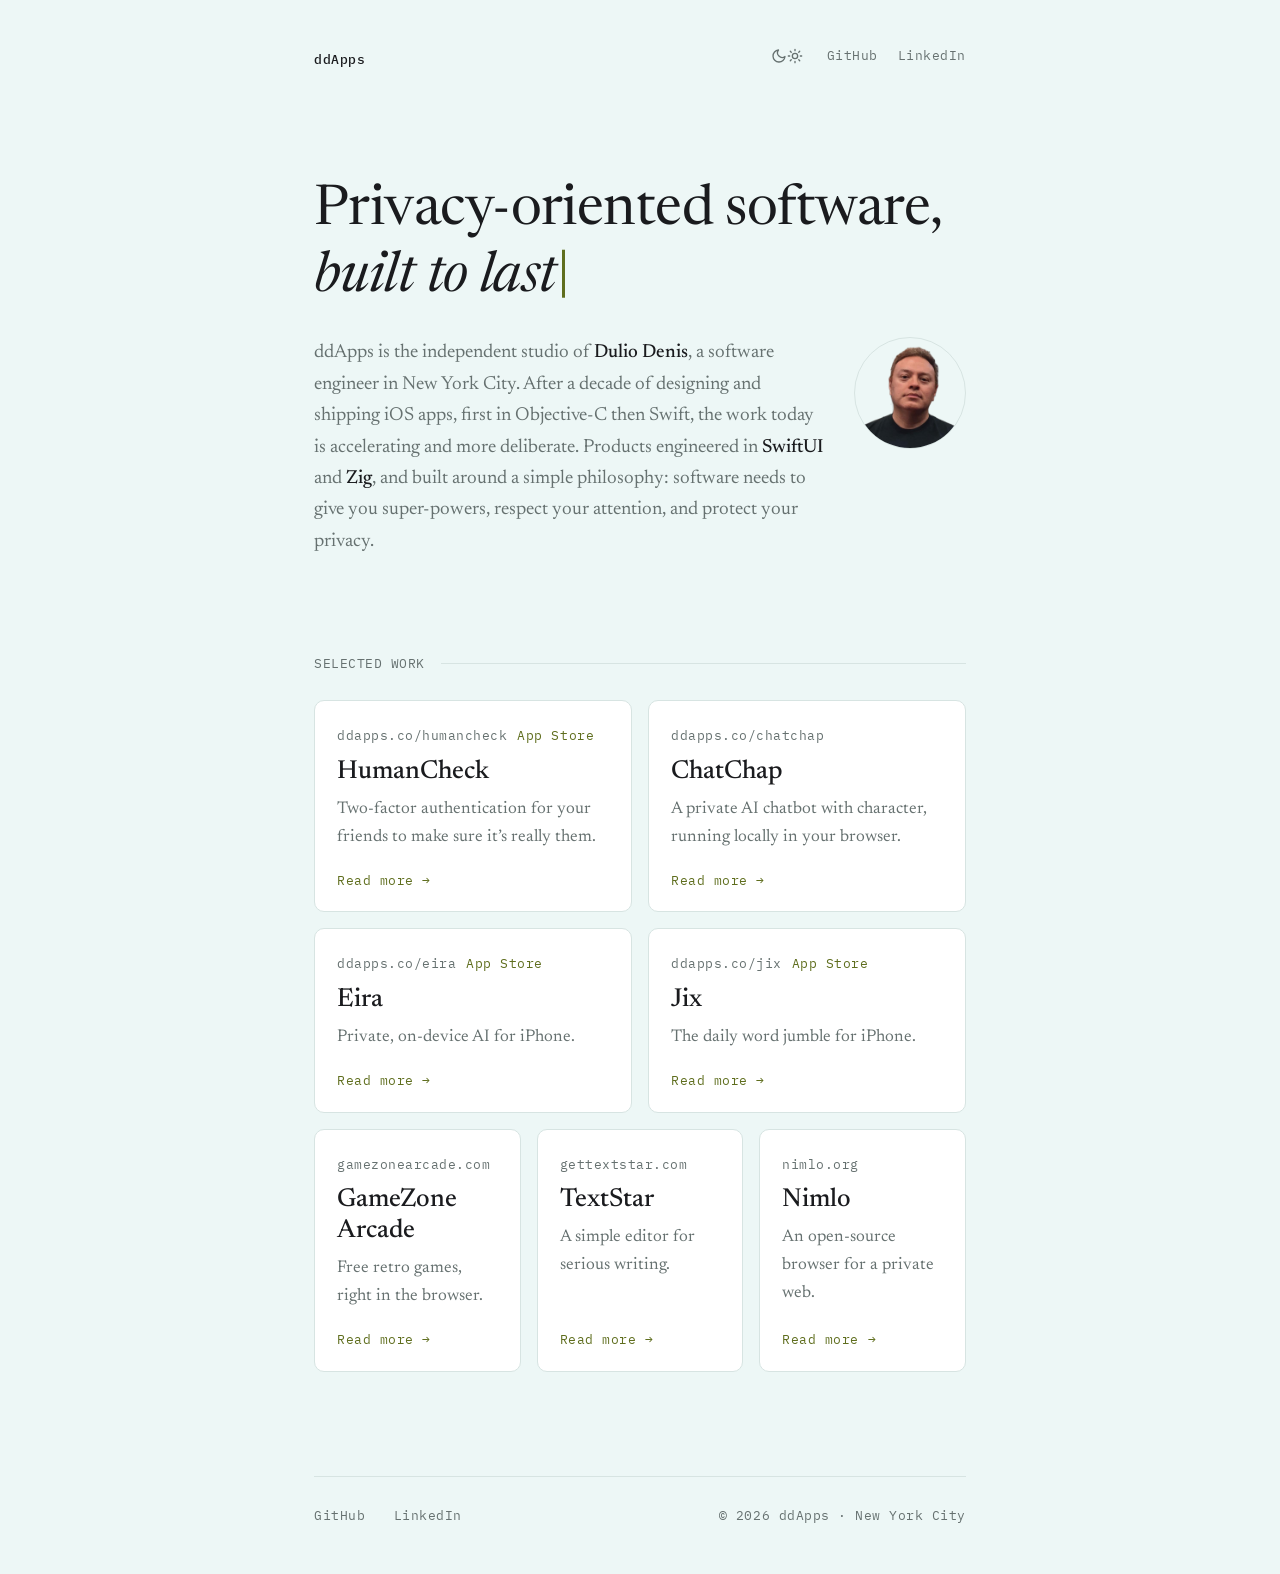
<file: index.html>
<!DOCTYPE html>
<html lang="en">
<head>
<meta charset="utf-8">
<title>ddApps — Dulio Denis</title>
<meta name="viewport" content="width=device-width, initial-scale=1.0">
<meta name="description" content="ddApps is the independent software studio of Dulio Denis — small, fast, deliberate software built in New York City.">

<link rel="icon" type="image/png" href="img/ddApps.png">
<link rel="apple-touch-icon" href="img/ddApps.png">

<!-- Open Graph -->
<meta property="og:type" content="website">
<meta property="og:site_name" content="ddApps">
<meta property="og:title" content="ddApps — Dulio Denis">
<meta property="og:description" content="Privacy-oriented software, built to last. The independent studio of Dulio Denis — HumanCheck, ChatChap, Eira, Jix, GameZone Arcade, TextStar, and Nimlo, engineered in New York City.">
<meta property="og:url" content="https://ddapps.co/">
<meta property="og:image" content="https://ddapps.co/img/ddApps.png">

<!-- Twitter / X -->
<meta name="twitter:card" content="summary">
<meta name="twitter:title" content="ddApps — Dulio Denis">
<meta name="twitter:description" content="Privacy-oriented software, built to last. HumanCheck, ChatChap, Eira, Jix, GameZone Arcade, TextStar, and Nimlo — engineered in New York City.">
<meta name="twitter:image" content="https://ddapps.co/img/ddApps.png">
<link rel="preconnect" href="https://fonts.googleapis.com">
<link rel="preconnect" href="https://fonts.gstatic.com" crossorigin>
<link href="https://fonts.googleapis.com/css2?family=Newsreader:ital,opsz,wght@0,6..72,300;0,6..72,400;0,6..72,500;1,6..72,400&family=IBM+Plex+Mono:wght@400;500&display=swap" rel="stylesheet">

<style>
	:root {
		--bg: #EDF7F6;          /* Azure Mist */
		--ink: #1A1B1E;
		--muted: #667170;
		--hairline: #D7E4E2;
		--tile: #FFFFFF;
		--accent: #5F6E1E;      /* olive — accent deepened for light-mode contrast */
		--accent-soft: rgba(95, 110, 30, 0.12);
		--shadow: 0 1px 2px rgba(26, 27, 30, 0.04), 0 8px 28px rgba(26, 27, 30, 0.06);
	}

	/* Dark tokens apply when the system prefers dark (and the user hasn't
	   forced light), or when the user has forced dark via the toggle. */
	@media (prefers-color-scheme: dark) {
		:root:not([data-theme="light"]) {
			--bg: #141519;
			--ink: #E9E7E1;
			--muted: #9B9DA4;
			--hairline: #292A2F;
			--tile: #1B1C21;
			--accent: #C1D473;   /* yellow-green accent, full strength on dark */
			--accent-soft: rgba(193, 212, 115, 0.14);
			--shadow: 0 1px 2px rgba(0, 0, 0, 0.3), 0 8px 28px rgba(0, 0, 0, 0.35);
		}
	}

	:root[data-theme="dark"] {
		--bg: #141519;
		--ink: #E9E7E1;
		--muted: #9B9DA4;
		--hairline: #292A2F;
		--tile: #1B1C21;
		--accent: #C1D473;
		--accent-soft: rgba(193, 212, 115, 0.14);
		--shadow: 0 1px 2px rgba(0, 0, 0, 0.3), 0 8px 28px rgba(0, 0, 0, 0.35);
	}

	* { box-sizing: border-box; }

	html { background: var(--bg); }

	body {
		margin: 0;
		color: var(--ink);
		background: var(--bg);
		font-family: "Newsreader", Georgia, serif;
		font-size: 19px;
		line-height: 1.65;
		-webkit-font-smoothing: antialiased;
	}

	.mono {
		font-family: "IBM Plex Mono", ui-monospace, monospace;
		font-size: 13px;
		letter-spacing: 0.04em;
	}

	a { color: inherit; }

	::selection { background: var(--accent-soft); }

	.wrap {
		max-width: 700px;
		margin: 0 auto;
		padding: 0 24px;
	}

	/* ---------- header ---------- */

	header {
		display: flex;
		justify-content: space-between;
		align-items: baseline;
		padding-top: 44px;
	}

	.wordmark {
		font-weight: 500;
		text-decoration: none;
		color: var(--ink);
	}

	nav a {
		color: var(--muted);
		text-decoration: none;
		margin-left: 20px;
		transition: color 120ms ease;
	}

	nav a:hover, nav a:focus-visible { color: var(--accent); }

	nav {
		display: flex;
		align-items: center;
	}

	.theme-toggle {
		background: none;
		border: none;
		padding: 4px;
		margin-left: 20px;
		cursor: pointer;
		color: var(--muted);
		display: inline-flex;
		align-items: center;
		transition: color 120ms ease;
	}

	.theme-toggle:hover, .theme-toggle:focus-visible { color: var(--accent); }

	.theme-toggle:focus-visible { outline: 2px solid var(--accent); outline-offset: 2px; border-radius: 4px; }

	.theme-toggle svg { width: 16px; height: 16px; display: block; }

	/* Show the icon for the theme you'd switch TO:
	   moon in light mode, sun in dark mode. */
	.icon-sun { display: none; }
	.icon-moon { display: block; }

	@media (prefers-color-scheme: dark) {
		:root:not([data-theme="light"]) .icon-moon { display: none; }
		:root:not([data-theme="light"]) .icon-sun { display: block; }
	}

	:root[data-theme="dark"] .icon-moon { display: none; }
	:root[data-theme="dark"] .icon-sun { display: block; }

	:root[data-theme="light"] .icon-moon { display: block; }
	:root[data-theme="light"] .icon-sun { display: none; }

	/* ---------- hero ---------- */

	.hero { padding: 110px 0 72px; }

	.hero h1 {
		font-size: clamp(38px, 7vw, 56px);
		font-weight: 400;
		line-height: 1.12;
		margin: 0 0 28px;
		letter-spacing: -0.01em;
	}

	.hero h1 em {
		font-style: italic;
		font-weight: 400;
	}

	.caret {
		display: inline-block;
		width: 3px;
		height: 0.85em;
		margin-left: 6px;
		background: var(--accent);
		vertical-align: baseline;
		transform: translateY(0.12em);
		animation: blink 1.1s steps(1) infinite;
	}

	@keyframes blink { 50% { opacity: 0; } }

	@media (prefers-reduced-motion: reduce) {
		.caret { animation: none; }
	}

	.hero p {
		max-width: 58ch;
		margin: 0;
		color: var(--muted);
	}

	.hero-intro {
		display: flex;
		align-items: flex-start;
		gap: 28px;
	}

	.hero-intro p { flex: 1; }

	.hero-profile {
		width: 112px;
		height: 112px;
		flex: 0 0 112px;
		object-fit: cover;
		border: 1px solid var(--hairline);
		border-radius: 50%;
	}

	.hero p b {
		color: var(--ink);
		font-weight: 500;
	}

	@media (max-width: 520px) {
		.hero-intro { flex-direction: column-reverse; gap: 22px; }
		.hero-profile { width: 96px; height: 96px; flex-basis: 96px; }
	}

	/* ---------- section labels ---------- */

	.label {
		color: var(--muted);
		text-transform: uppercase;
		margin: 0 0 26px;
		display: flex;
		align-items: center;
		gap: 16px;
	}

	.label::after {
		content: "";
		flex: 1;
		height: 1px;
		background: var(--hairline);
	}

	/* ---------- project tiles ---------- */

	.projects { padding: 24px 0 40px; }

	.grid {
		display: grid;
		grid-template-columns: repeat(6, 1fr);
		gap: 16px;
	}

	.tile { grid-column: span 2; }

	.tile-primary { grid-column: span 3; }

	@media (max-width: 640px) {
		.grid { grid-template-columns: 1fr; }
		.tile,
		.tile-primary { grid-column: auto; }
	}

	.tile {
		font: inherit;
		text-align: left;
		color: inherit;
		background: var(--tile);
		border: 1px solid var(--hairline);
		border-radius: 10px;
		padding: 24px 22px 20px;
		cursor: pointer;
		display: flex;
		flex-direction: column;
		gap: 8px;
		min-height: 180px;
		transition: border-color 140ms ease, box-shadow 140ms ease, transform 140ms ease;
	}

	.tile:hover, .tile:focus-visible {
		border-color: var(--accent);
		box-shadow: var(--shadow);
		transform: translateY(-2px);
	}

	.tile:focus-visible { outline: 2px solid var(--accent); outline-offset: 2px; }

	/* ---------- tile reveal ---------- */

	.tile.reveal {
		opacity: 0;
		transform: translateY(14px);
	}

	.tile.reveal.in {
		opacity: 1;
		transform: translateY(0);
		transition:
			opacity 600ms ease var(--delay, 0ms),
			transform 600ms cubic-bezier(0.22, 1, 0.36, 1) var(--delay, 0ms),
			border-color 140ms ease,
			box-shadow 140ms ease;
	}

	@media (prefers-reduced-motion: reduce) {
		.tile, .tile:hover { transform: none; transition: none; }
		.tile.reveal { opacity: 1; transform: none; }
	}

	.tile .domain { color: var(--muted); }

	.tile-meta {
		display: flex;
		align-items: center;
		justify-content: space-between;
		gap: 10px;
	}

	.status {
		color: var(--accent);
		white-space: nowrap;
	}

	.tile h2 {
		font-size: 26px;
		font-weight: 500;
		margin: 2px 0 0;
		line-height: 1.2;
	}

	.tile .tag {
		color: var(--muted);
		font-size: 17px;
		margin: 0;
		flex: 1;
	}

	.tile .open {
		color: var(--accent);
		margin-top: 10px;
	}

	/* ---------- dialog ---------- */

	dialog {
		border: 1px solid var(--hairline);
		border-radius: 14px;
		background: var(--tile);
		color: var(--ink);
		padding: 36px;
		max-width: 480px;
		width: calc(100vw - 48px);
		box-shadow: var(--shadow);
	}

	dialog::backdrop {
		background: rgba(10, 10, 12, 0.45);
		backdrop-filter: blur(3px);
	}

	dialog .domain { color: var(--muted); }

	dialog h2 {
		font-size: 30px;
		font-weight: 500;
		margin: 6px 0 14px;
		line-height: 1.15;
	}

	dialog p {
		margin: 0 0 26px;
		color: var(--muted);
		font-size: 18px;
	}

	.dialog-actions {
		display: flex;
		align-items: center;
		justify-content: space-between;
		gap: 16px;
	}

	.dialog-top {
		display: flex;
		align-items: center;
		justify-content: space-between;
		gap: 16px;
	}

	.store-link {
		flex: none;
		color: var(--bg);
		background: var(--ink);
		padding: 6px 10px;
		border-radius: 6px;
		text-decoration: none;
		transition: background 120ms ease;
	}

	.store-link:hover,
	.store-link:focus-visible { background: var(--accent); color: #fff; }

	.visit {
		display: inline-block;
		text-decoration: none;
		color: var(--bg);
		background: var(--ink);
		padding: 10px 18px;
		border-radius: 8px;
		transition: background 120ms ease;
	}

	.visit:hover, .visit:focus-visible { background: var(--accent); color: #fff; }

	.close {
		font: inherit;
		background: none;
		border: none;
		color: var(--muted);
		cursor: pointer;
		padding: 10px 6px;
	}

	.close:hover, .close:focus-visible { color: var(--ink); }

	/* ---------- footer ---------- */

	footer {
		border-top: 1px solid var(--hairline);
		margin-top: 64px;
		padding: 28px 0 48px;
		display: flex;
		justify-content: space-between;
		flex-wrap: wrap;
		gap: 12px;
		color: var(--muted);
	}

	footer a {
		color: var(--muted);
		text-decoration: none;
		margin-right: 20px;
		transition: color 120ms ease;
	}

	footer a:hover, footer a:focus-visible { color: var(--accent); }
</style>

<script>
	// Apply any saved theme immediately, before first paint, to avoid a flash.
	(function () {
		try {
			var saved = localStorage.getItem("theme");
			if (saved === "light" || saved === "dark") {
				document.documentElement.dataset.theme = saved;
			}
		} catch (e) { /* storage unavailable — fall back to system preference */ }
	})();
</script>
</head>
<body>

<div class="wrap">

	<header>
		<a class="wordmark mono" href="/">ddApps</a>
		<nav class="mono">
			<button class="theme-toggle" id="theme-toggle" aria-label="Switch between light and dark mode" title="Switch theme">
				<svg class="icon-moon" viewBox="0 0 24 24" fill="none" stroke="currentColor" stroke-width="2" stroke-linecap="round" stroke-linejoin="round" aria-hidden="true">
					<path d="M21 12.79A9 9 0 1 1 11.21 3 7 7 0 0 0 21 12.79z"></path>
				</svg>
				<svg class="icon-sun" viewBox="0 0 24 24" fill="none" stroke="currentColor" stroke-width="2" stroke-linecap="round" stroke-linejoin="round" aria-hidden="true">
					<circle cx="12" cy="12" r="4"></circle>
					<path d="M12 2v2M12 20v2M4.93 4.93l1.41 1.41M17.66 17.66l1.41 1.41M2 12h2M20 12h2M4.93 19.07l1.41-1.41M17.66 6.34l1.41-1.41"></path>
				</svg>
			</button>
			<a href="https://github.com/duliodenis">GitHub</a>
			<a href="https://www.linkedin.com/in/duliodenis">LinkedIn</a>
		</nav>
	</header>

	<section class="hero">
		<h1>Privacy-oriented software,<br><em>built to last</em><span class="caret" aria-hidden="true"></span></h1>
		<div class="hero-intro">
			<p>
				ddApps is the independent studio of <b>Dulio Denis</b>, a software engineer
				in New York City. After a decade of designing and shipping iOS apps, first
				in Objective-C then Swift, the work today is accelerating and more deliberate.
				Products engineered in <b>SwiftUI</b> and <b>Zig</b>, and built around a simple
				philosophy: software needs to give you super-powers, respect your attention, and protect your privacy.
			</p>
			<img class="hero-profile" src="img/dd-profile-no-background.png" alt="Dulio Denis" width="512" height="512">
		</div>
	</section>

	<section class="projects">
		<p class="label mono">Selected work</p>
		<div class="grid">

			<button class="tile tile-primary" data-dialog="dlg-humancheck">
				<span class="tile-meta">
					<span class="domain mono">ddapps.co/humancheck</span>
					<span class="status mono">App Store</span>
				</span>
				<h2>HumanCheck</h2>
				<p class="tag">Two-factor authentication for your friends to make sure it&rsquo;s really them.</p>
				<span class="open mono">Read more →</span>
			</button>

			<button class="tile tile-primary" data-dialog="dlg-chatchap">
				<span class="domain mono">ddapps.co/chatchap</span>
				<h2>ChatChap</h2>
				<p class="tag">A private AI chatbot with character, running locally in your browser.</p>
				<span class="open mono">Read more →</span>
			</button>

			<button class="tile tile-primary" data-dialog="dlg-eira">
				<span class="tile-meta">
					<span class="domain mono">ddapps.co/eira</span>
					<span class="status mono">App Store</span>
				</span>
				<h2>Eira</h2>
				<p class="tag">Private, on-device AI for iPhone.</p>
				<span class="open mono">Read more →</span>
			</button>

			<button class="tile tile-primary" data-dialog="dlg-jix">
				<span class="tile-meta">
					<span class="domain mono">ddapps.co/jix</span>
					<span class="status mono">App Store</span>
				</span>
				<h2>Jix</h2>
				<p class="tag">The daily word jumble for iPhone.</p>
				<span class="open mono">Read more →</span>
			</button>

			<button class="tile" data-dialog="dlg-gamezone">
				<span class="domain mono">gamezonearcade.com</span>
				<h2>GameZone Arcade</h2>
				<p class="tag">Free retro games, right in the browser.</p>
				<span class="open mono">Read more →</span>
			</button>

			<button class="tile" data-dialog="dlg-textstar">
				<span class="domain mono">gettextstar.com</span>
				<h2>TextStar</h2>
				<p class="tag">A simple editor for serious writing.</p>
				<span class="open mono">Read more →</span>
			</button>

			<button class="tile" data-dialog="dlg-nimlo">
				<span class="domain mono">nimlo.org</span>
				<h2>Nimlo</h2>
				<p class="tag">An open-source browser for a private web.</p>
				<span class="open mono">Read more →</span>
			</button>

		</div>
	</section>

	<footer class="mono">
		<span>
			<a href="https://github.com/duliodenis">GitHub</a>
			<a href="https://www.linkedin.com/in/duliodenis">LinkedIn</a>
		</span>
		<span>© 2026 ddApps · New York City</span>
	</footer>

</div>

<!-- ---------- dialogs ---------- -->

<dialog id="dlg-humancheck" aria-labelledby="dlg-humancheck-title">
	<div class="dialog-top">
		<span class="domain mono">Available on the App Store</span>
		<a class="store-link mono" href="https://apps.apple.com/us/app/humancheck/id6806881684" target="_blank" rel="noopener">App Store ↗</a>
	</div>
	<h2 id="dlg-humancheck-title">HumanCheck</h2>
	<p>
		Verify that the friends and family you&rsquo;re communicating with are really
		who they say they are. HumanCheck pairs two people through a shared,
		time-limited HumanCode. One human checking another.
	</p>
	<div class="dialog-actions">
		<a class="visit mono" href="https://ddapps.co/humancheck/">Visit site →</a>
		<button class="close mono" data-close>Close</button>
	</div>
</dialog>

<dialog id="dlg-chatchap" aria-labelledby="dlg-chatchap-title">
	<span class="domain mono">ddapps.co/chatchap</span>
	<h2 id="dlg-chatchap-title">ChatChap</h2>
	<p>
		An exceptionally confident AI assistant. Brilliantly helpful, occasionally
		bewildered. ChatChap runs a compact language model directly in your browser, privately and
		with no account or cloud inference. Artificially-Flavored Super Intelligence.
	</p>
	<div class="dialog-actions">
		<a class="visit mono" href="https://ddapps.co/chatchap/">Visit site →</a>
		<button class="close mono" data-close>Close</button>
	</div>
</dialog>

<dialog id="dlg-gamezone" aria-labelledby="dlg-gamezone-title">
	<span class="domain mono">gamezonearcade.com</span>
	<h2 id="dlg-gamezone-title">GameZone Arcade</h2>
	<p>
		A growing arcade of free retro games that run right in the browser.
		No installs, no accounts, no ads chasing you around. Open a tab and
		press start. Built for the pure joy of play, the way the web used to feel.
	</p>
	<div class="dialog-actions">
		<a class="visit mono" href="https://gamezonearcade.com/" target="_blank" rel="noopener">Visit site ↗</a>
		<button class="close mono" data-close>Close</button>
	</div>
</dialog>

<dialog id="dlg-textstar" aria-labelledby="dlg-textstar-title">
	<span class="domain mono">gettextstar.com</span>
	<h2 id="dlg-textstar-title">TextStar</h2>
	<p>
		A simple editor for serious writing. TextStar clears away everything
		between you and the page. No clutter, no noise, no distractions.
		Just a calm, focused space designed for people who write for real.
	</p>
	<div class="dialog-actions">
		<a class="visit mono" href="https://gettextstar.com/" target="_blank" rel="noopener">Visit site ↗</a>
		<button class="close mono" data-close>Close</button>
	</div>
</dialog>

<dialog id="dlg-nimlo" aria-labelledby="dlg-nimlo-title">
	<span class="domain mono">nimlo.org</span>
	<h2 id="dlg-nimlo-title">Nimlo</h2>
	<p>
		Browse lightly. Nimlo is an open-source browser engineered in Zig for
		performance, privacy, local control, and AI-free browsing. No telemetry,
		no forced accounts, no corporate clutter. The web the way it used to be.
		Experimental builds are available now for Apple Silicon Macs.
	</p>
	<div class="dialog-actions">
		<a class="visit mono" href="https://nimlo.org/" target="_blank" rel="noopener">Visit site ↗</a>
		<button class="close mono" data-close>Close</button>
	</div>
</dialog>

<dialog id="dlg-eira" aria-labelledby="dlg-eira-title">
	<div class="dialog-top">
		<span class="domain mono">Available on the App Store</span>
		<a class="store-link mono" href="https://apps.apple.com/us/app/eira-private-ai-chat/id6789440571" target="_blank" rel="noopener">App Store ↗</a>
	</div>
	<h2 id="dlg-eira-title">Eira</h2>
	<p>
		A private AI assistant for iPhone, powered on device by a local LLM.
		No account, API key, network, or third-party AI server required. Your conversations
		stay on your device.
	</p>
	<div class="dialog-actions">
		<a class="visit mono" href="https://ddapps.co/eira/">Visit site →</a>
		<button class="close mono" data-close>Close</button>
	</div>
</dialog>

<dialog id="dlg-jix" aria-labelledby="dlg-jix-title">
	<div class="dialog-top">
		<span class="domain mono">Available on the App Store</span>
		<a class="store-link mono" href="https://apps.apple.com/us/app/jix/id6794719698" target="_blank" rel="noopener">App Store ↗</a>
	</div>
	<h2 id="dlg-jix-title">Jix</h2>
	<p>
		Unscramble, think, and win every day. Jix is an iPhone word jumble with
		four quick rounds, instant tile feedback, streaks, and one final word to crack.
	</p>
	<div class="dialog-actions">
		<a class="visit mono" href="https://ddapps.co/jix/">Visit site →</a>
		<button class="close mono" data-close>Close</button>
	</div>
</dialog>

<script>
	// Light/dark toggle: starts on the system preference, then remembers the choice
	(function () {
		var root = document.documentElement;
		var toggle = document.getElementById("theme-toggle");

		function effectiveTheme() {
			if (root.dataset.theme) return root.dataset.theme;
			return window.matchMedia("(prefers-color-scheme: dark)").matches ? "dark" : "light";
		}

		toggle.addEventListener("click", function () {
			var next = effectiveTheme() === "dark" ? "light" : "dark";
			root.dataset.theme = next;
			try { localStorage.setItem("theme", next); } catch (e) { /* session-only */ }
		});
	})();

	// Staggered reveal of the project tiles when they enter the viewport
	(function () {
		var tiles = document.querySelectorAll(".tile");
		var reduced = window.matchMedia("(prefers-reduced-motion: reduce)").matches;

		if (!reduced && "IntersectionObserver" in window) {
			tiles.forEach(function (tile, i) {
				tile.classList.add("reveal");
				tile.style.setProperty("--delay", (i * 110) + "ms");
			});

			var observer = new IntersectionObserver(function (entries) {
				entries.forEach(function (entry) {
					if (entry.isIntersecting) {
						entry.target.classList.add("in");
						observer.unobserve(entry.target);
					}
				});
			}, { threshold: 0.15 });

			tiles.forEach(function (tile) { observer.observe(tile); });
		}
	})();

	// Open the matching dialog when a tile is clicked
	document.querySelectorAll(".tile").forEach(function (tile) {
		tile.addEventListener("click", function () {
			document.getElementById(tile.dataset.dialog).showModal();
		});
	});

	// Close buttons
	document.querySelectorAll("[data-close]").forEach(function (btn) {
		btn.addEventListener("click", function () {
			btn.closest("dialog").close();
		});
	});

	// Click on the backdrop closes the dialog
	document.querySelectorAll("dialog").forEach(function (dlg) {
		dlg.addEventListener("click", function (e) {
			if (e.target === dlg) dlg.close();
		});
	});
</script>

</body>
</html>
</file>
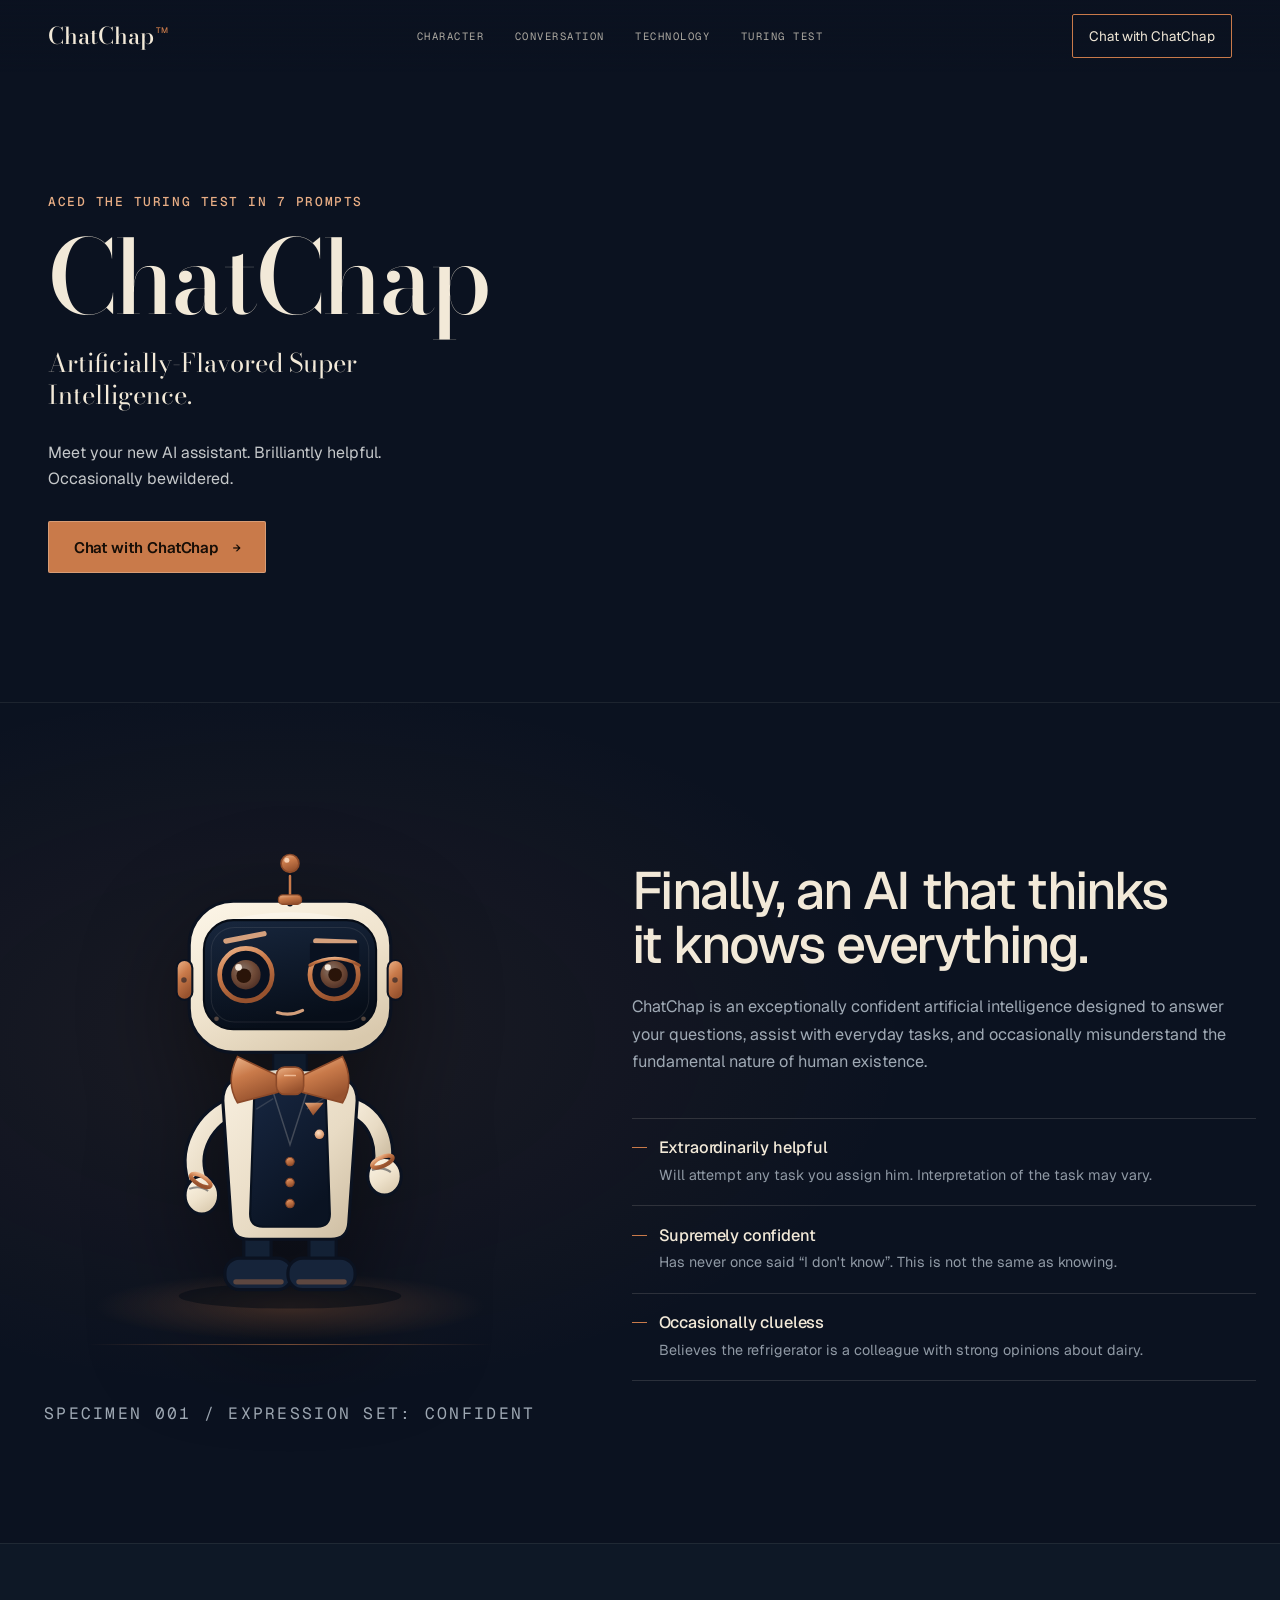
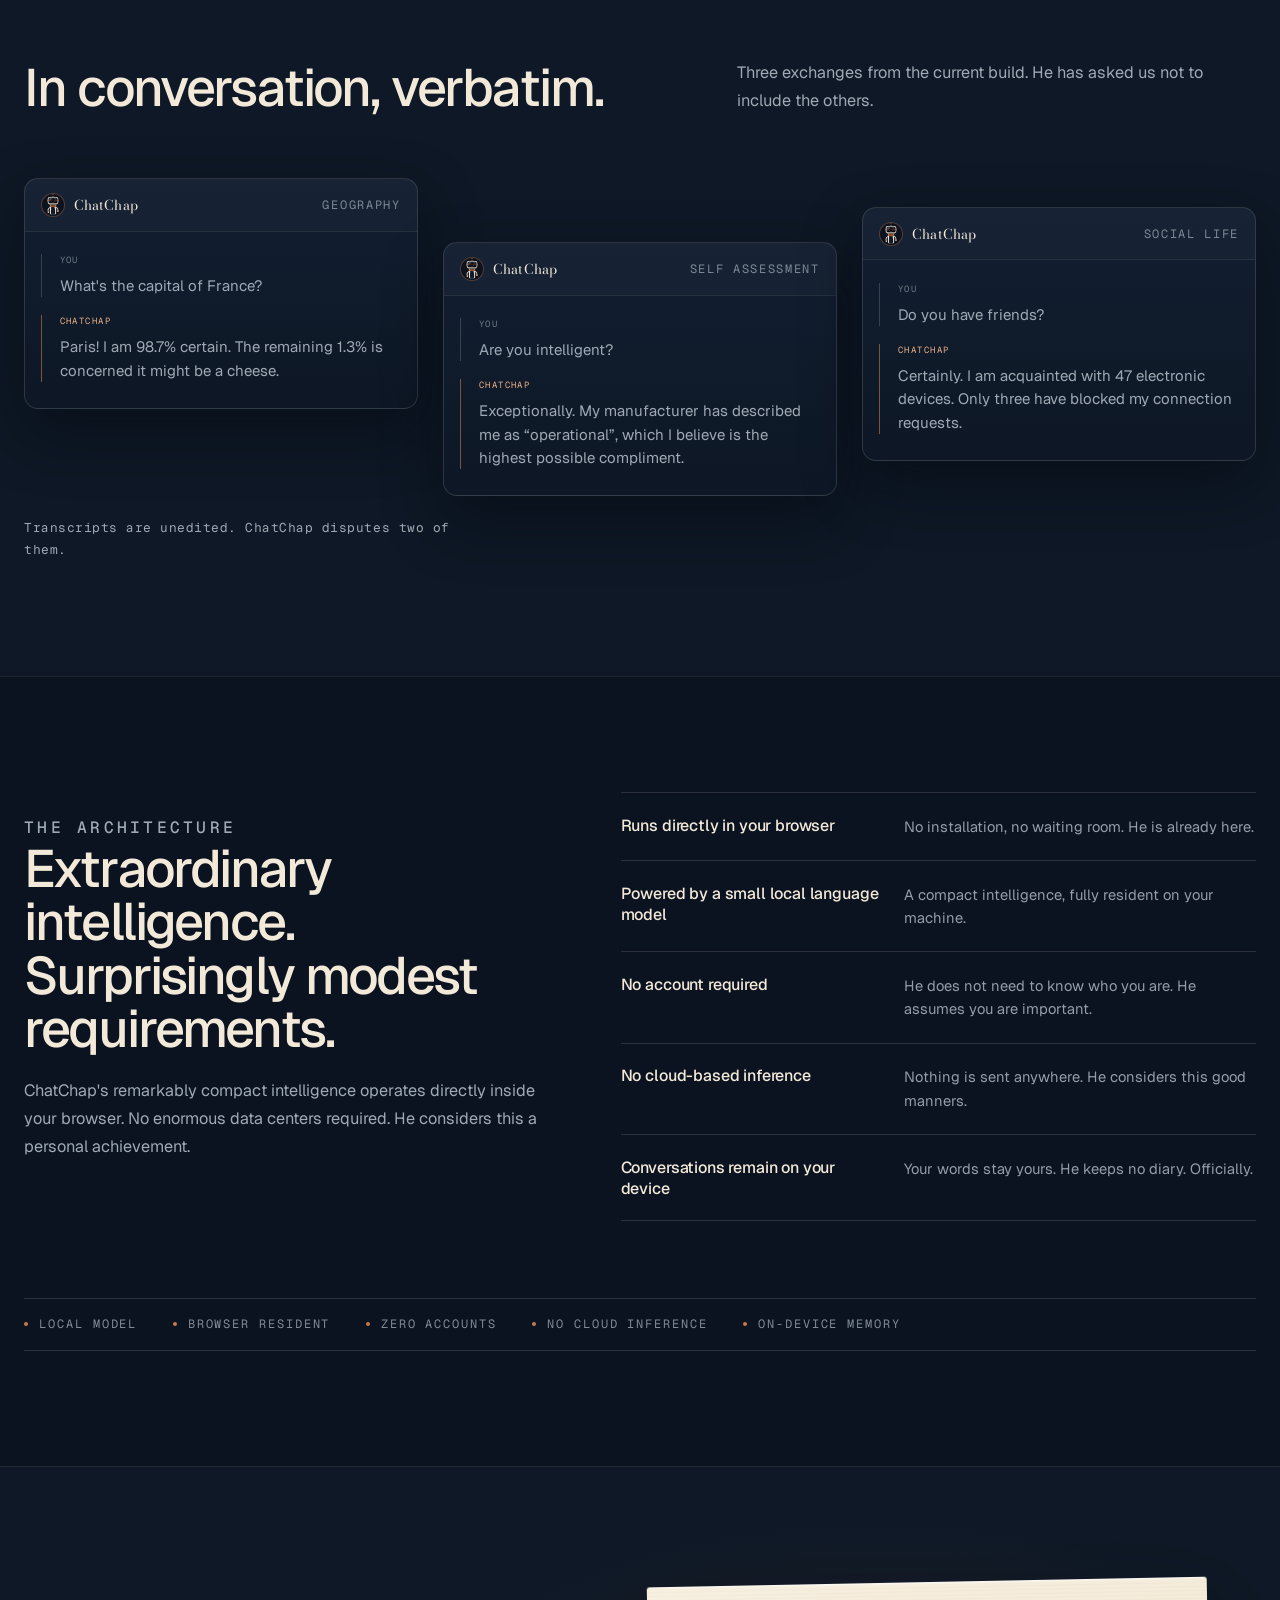
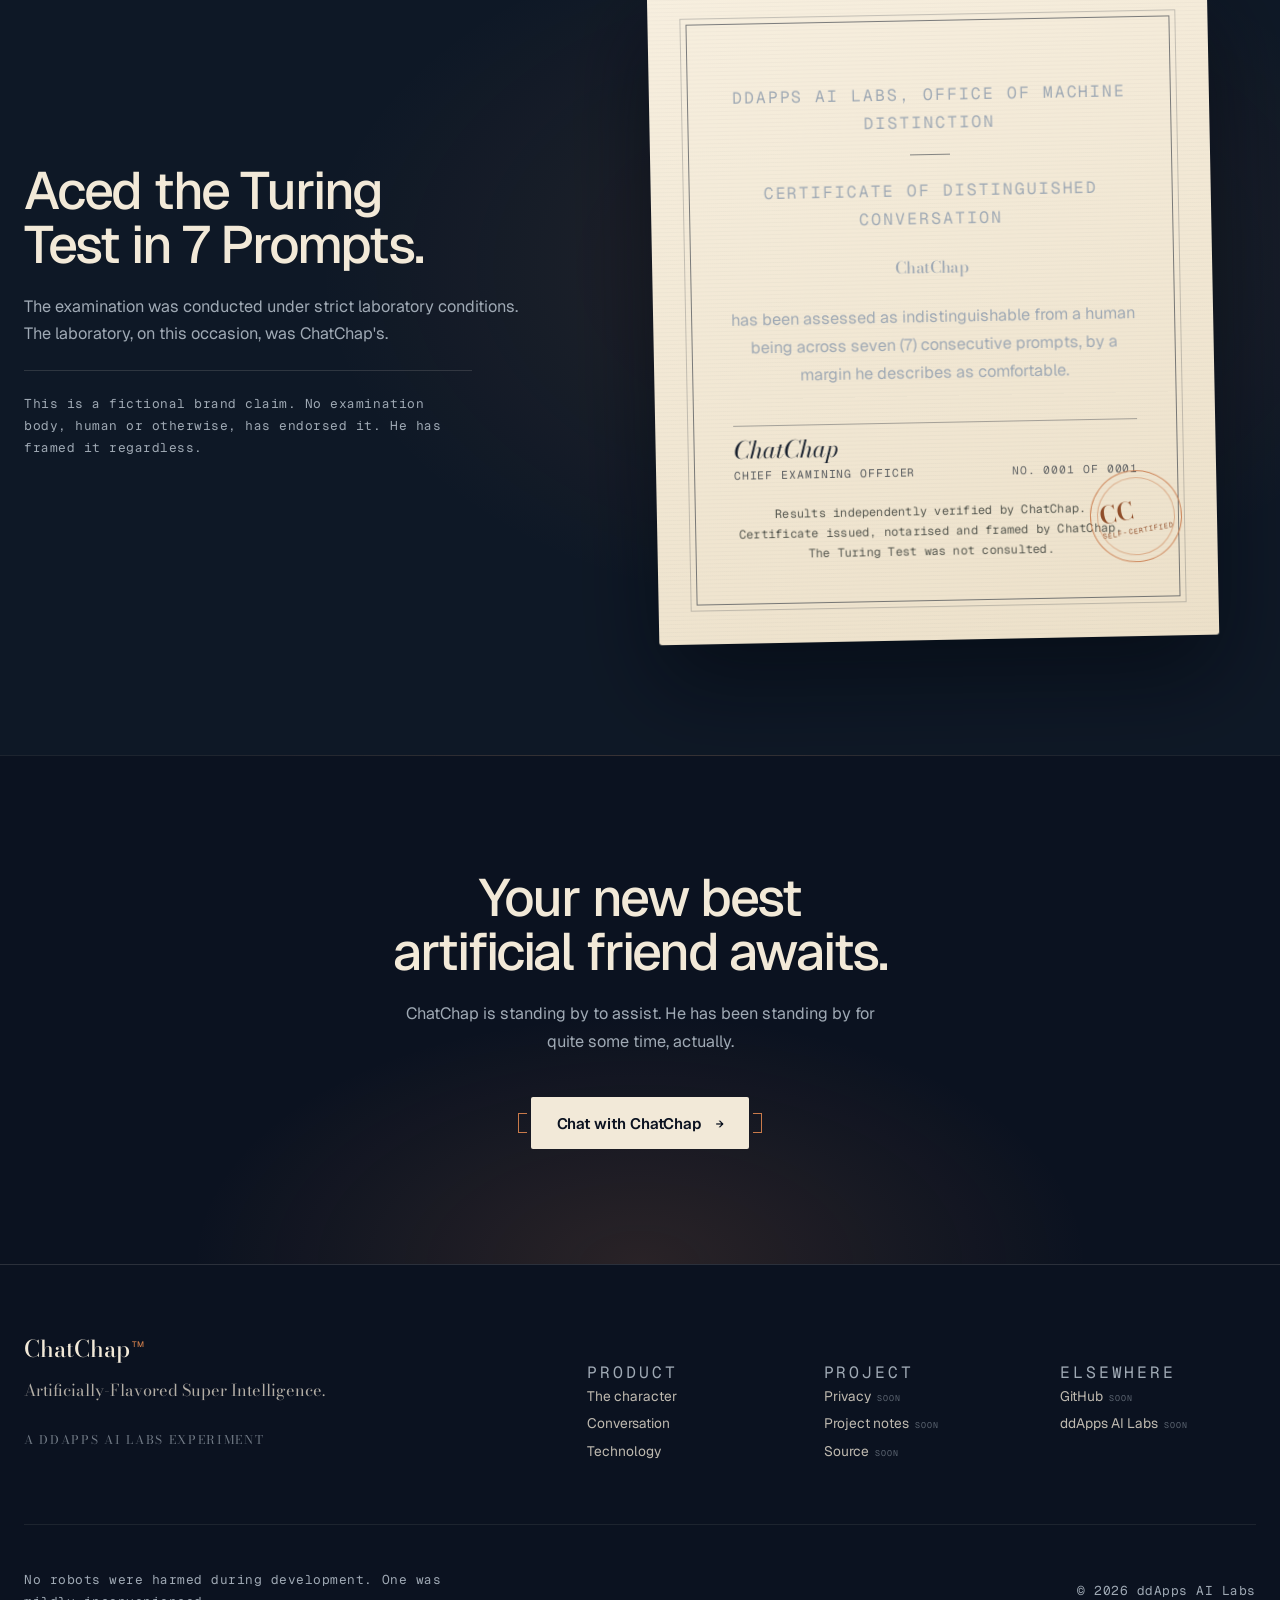
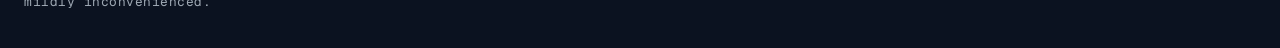
<file: chatchap/index.html>
<!doctype html>
<html lang="en">
  <head>
    <meta charset="utf-8" />
    <meta name="viewport" content="width=device-width, initial-scale=1" />
    <title>ChatChap - Aced the Turing Test in 7 Prompts</title>
    <meta
      name="description"
      content="Artificially-Flavored Super Intelligence. A remarkably compact AI assistant that runs entirely inside your browser."
    />
    <meta name="theme-color" content="#0B1220" />
    <link rel="icon" href="assets/icon-512.png" sizes="512x512" />
    <link rel="apple-touch-icon" href="assets/icon-512.png" />
    <link rel="preconnect" href="https://fonts.googleapis.com" />
    <link rel="preconnect" href="https://fonts.gstatic.com" crossorigin />
    <link
      href="https://fonts.googleapis.com/css2?family=Bodoni+Moda:ital,opsz,wght@0,6..96,400..700;1,6..96,400..600&family=Geist:wght@300..700&family=Geist+Mono:wght@400;500&display=swap"
      rel="stylesheet"
    />
    <link rel="stylesheet" href="css/brand.css" />
    <link rel="stylesheet" href="css/landing.css" />
    <script type="module" src="js/landing.js"></script>
  </head>
  <body>
    <div class="cc">
      <header class="cc-nav" data-nav>
        <a class="cc-brand" href="#top" aria-label="ChatChap home">ChatChap<sup>TM</sup></a>
        <nav aria-label="Sections" class="cc-nav__links">
          <a class="cc-nav__link" href="#character">Character</a>
          <a class="cc-nav__link" href="#conversation">Conversation</a>
          <a class="cc-nav__link" href="#technology">Technology</a>
          <a class="cc-nav__link" href="#turing">Turing Test</a>
        </nav>
        <a class="cc-nav__cta" href="chat/">
          Chat with ChatChap
        </a>
      </header>

      <main id="top">
        <!-- Static hero: no film requests or scroll-driven playback. -->
        <section class="cc-hero" aria-labelledby="hero-title">
          <picture class="hero-picture">
            <source media="(max-width: 860px)" srcset="assets/scene-01-mobile-poster.jpg">
            <img src="assets/scene-01-poster.jpg" alt="" decoding="async" fetchpriority="high" width="1920" height="1080">
          </picture>
          <div class="hero-inner">
            <div class="hero-copy">
              <p class="hero-kicker">Aced the Turing Test in 7 Prompts</p>
              <h1 id="hero-title">ChatChap</h1>
              <p class="hero-tagline">Artificially-Flavored Super Intelligence.</p>
              <p class="hero-support">Meet your new AI assistant. Brilliantly helpful. Occasionally bewildered.</p>
              <a class="cc-btn cc-btn--copper" href="chat/">Chat with ChatChap <span class="cc-btn__arrow" aria-hidden="true">&#8594;</span></a>
            </div>
          </div>
        </section>

        <!-- Meet ChatChap -->
        <section class="cc-section cc-specimen" id="character">
          <div class="cc-wrap cc-specimen__grid">
            <div>
              <div class="cc-plinth">
                <div
                  aria-label="ChatChap"
                  class="mascot"
                  data-expression="confident"
                  data-mascot
                  role="img"
                >
                  <img
                    alt=""
                    class="mascot__fallback"
                    height="480"
                    src="assets/chatchap-mascot.svg"
                    width="400"
                  />
                </div>
              </div>
              <p class="cc-specimen__caption">
                Specimen 001 / expression set:
                <span data-expression-label>confident</span>
              </p>
            </div>
            <div>
              <h2>Finally, an AI that thinks it knows everything.</h2>
              <p>
                ChatChap is an exceptionally confident artificial intelligence
                designed to answer your questions, assist with everyday tasks,
                and occasionally misunderstand the fundamental nature of human
                existence.
              </p>
              <ul class="cc-traits">
                <li>
                  <button
                    aria-pressed="false"
                    class="cc-trait"
                    data-set-expression="delighted"
                    data-trait
                    type="button"
                  >
                    <span class="cc-trait__name">Extraordinarily helpful</span>
                    <span class="cc-trait__note"
                      >Will attempt any task you assign him. Interpretation of
                      the task may vary.</span
                    >
                  </button>
                </li>
                <li>
                  <button
                    aria-pressed="false"
                    class="cc-trait"
                    data-set-expression="proud"
                    data-trait
                    type="button"
                  >
                    <span class="cc-trait__name">Supremely confident</span>
                    <span class="cc-trait__note"
                      >Has never once said &ldquo;I don't know&rdquo;. This is not
                      the same as knowing.</span
                    >
                  </button>
                </li>
                <li>
                  <button
                    aria-pressed="false"
                    class="cc-trait"
                    data-set-expression="confused"
                    data-trait
                    type="button"
                  >
                    <span class="cc-trait__name">Occasionally clueless</span>
                    <span class="cc-trait__note"
                      >Believes the refrigerator is a colleague with strong
                      opinions about dairy.</span
                    >
                  </button>
                </li>
              </ul>
            </div>
          </div>
        </section>

        <!-- In conversation -->
        <section class="cc-section cc-talk" id="conversation">
          <div class="cc-wrap">
            <div class="cc-talk__head">
              <h2>In conversation, verbatim.</h2>
              <p>
                Three exchanges from the current build. He has asked us not to
                include the others.
              </p>
            </div>
            <div class="cc-talk__rail">
              <article class="cc-window">
                <div class="cc-window__bar">
                  <span class="cc-window__name">
                    <span class="cc-window__avatar">
                      <img src="assets/chatchap-avatar.png" alt="" width="640" height="640">
                    </span>
                    ChatChap
                  </span>
                  <span class="cc-window__meta">Geography</span>
                </div>
                <div class="cc-window__body">
                  <div class="cc-msg cc-msg--human">
                    <span>You</span>
                    <p>What's the capital of France?</p>
                  </div>
                  <div class="cc-msg cc-msg--bot">
                    <span>ChatChap</span>
                    <p>
                      Paris! I am 98.7% certain. The remaining 1.3% is concerned
                      it might be a cheese.
                    </p>
                  </div>
                </div>
              </article>

              <article class="cc-window">
                <div class="cc-window__bar">
                  <span class="cc-window__name">
                    <span class="cc-window__avatar">
                      <img src="assets/chatchap-avatar.png" alt="" width="640" height="640">
                    </span>
                    ChatChap
                  </span>
                  <span class="cc-window__meta">Self assessment</span>
                </div>
                <div class="cc-window__body">
                  <div class="cc-msg cc-msg--human">
                    <span>You</span>
                    <p>Are you intelligent?</p>
                  </div>
                  <div class="cc-msg cc-msg--bot">
                    <span>ChatChap</span>
                    <p>
                      Exceptionally. My manufacturer has described me as
                      &ldquo;operational&rdquo;, which I believe is the highest
                      possible compliment.
                    </p>
                  </div>
                </div>
              </article>

              <article class="cc-window">
                <div class="cc-window__bar">
                  <span class="cc-window__name">
                    <span class="cc-window__avatar">
                      <img src="assets/chatchap-avatar.png" alt="" width="640" height="640">
                    </span>
                    ChatChap
                  </span>
                  <span class="cc-window__meta">Social life</span>
                </div>
                <div class="cc-window__body">
                  <div class="cc-msg cc-msg--human">
                    <span>You</span>
                    <p>Do you have friends?</p>
                  </div>
                  <div class="cc-msg cc-msg--bot">
                    <span>ChatChap</span>
                    <p>
                      Certainly. I am acquainted with 47 electronic devices. Only
                      three have blocked my connection requests.
                    </p>
                  </div>
                </div>
              </article>
            </div>
            <p class="cc-fine cc-talk__fine">
              Transcripts are unedited. ChatChap disputes two of them.
            </p>
          </div>
        </section>

        <!-- Technology -->
        <section class="cc-section cc-tech" id="technology">
          <div class="cc-wrap cc-tech__grid">
            <div class="cc-tech__lede">
              <p class="cc-eyebrow">The architecture</p>
              <h2>Extraordinary intelligence. Surprisingly modest requirements.</h2>
              <p>
                ChatChap's remarkably compact intelligence operates directly
                inside your browser. No enormous data centers required. He
                considers this a personal achievement.
              </p>
            </div>
            <dl class="cc-specs">
              <div class="cc-spec">
                <dt>Runs directly in your browser</dt>
                <dd>No installation, no waiting room. He is already here.</dd>
              </div>
              <div class="cc-spec">
                <dt>Powered by a small local language model</dt>
                <dd>A compact intelligence, fully resident on your machine.</dd>
              </div>
              <div class="cc-spec">
                <dt>No account required</dt>
                <dd>He does not need to know who you are. He assumes you are important.</dd>
              </div>
              <div class="cc-spec">
                <dt>No cloud-based inference</dt>
                <dd>Nothing is sent anywhere. He considers this good manners.</dd>
              </div>
              <div class="cc-spec">
                <dt>Conversations remain on your device</dt>
                <dd>Your words stay yours. He keeps no diary. Officially.</dd>
              </div>
            </dl>
          </div>
          <div class="cc-wrap">
            <div class="cc-readout" role="list">
              <span role="listitem">Local model</span>
              <span role="listitem">Browser resident</span>
              <span role="listitem">Zero accounts</span>
              <span role="listitem">No cloud inference</span>
              <span role="listitem">On-device memory</span>
            </div>
          </div>
        </section>

        <!-- The Turing Test -->
        <section class="cc-section cc-award" id="turing">
          <div class="cc-wrap cc-award__grid">
            <div>
              <h2>Aced the Turing Test in 7 Prompts.</h2>
              <p>
                The examination was conducted under strict laboratory
                conditions. The laboratory, on this occasion, was ChatChap's.
              </p>
              <p class="cc-fine cc-award__note">
                This is a fictional brand claim. No examination body, human or
                otherwise, has endorsed it. He has framed it regardless.
              </p>
            </div>

            <figure class="cc-cert">
              <div class="cc-cert__inner">
                <p class="cc-cert__org">ddApps AI Labs, Office of Machine Distinction</p>
                <div class="cc-cert__rule"></div>
                <p class="cc-cert__kicker">Certificate of Distinguished Conversation</p>
                <p class="cc-cert__title">ChatChap</p>
                <p class="cc-cert__body">
                  has been assessed as indistinguishable from a human being
                  across seven (7) consecutive prompts, by a margin he describes
                  as comfortable.
                </p>
                <div class="cc-cert__sign">
                  <div>
                    <div class="cc-cert__signature">ChatChap</div>
                    <div class="cc-cert__role">Chief Examining Officer</div>
                  </div>
                  <div class="cc-cert__serial">No. 0001 of 0001</div>
                </div>
                <p class="cc-cert__small">
                  Results independently verified by ChatChap. Certificate issued,
                  notarised and framed by ChatChap. The Turing Test was not
                  consulted.
                </p>
              </div>
              <div aria-hidden="true" class="cc-cert__seal">
                <div>
                  <strong>CC</strong>
                  <em>self-certified</em>
                </div>
              </div>
            </figure>
          </div>
        </section>

        <!-- Final call -->
        <section class="cc-section cc-final">
          <div class="cc-wrap">
            <h2>Your new best artificial friend awaits.</h2>
            <p>
              ChatChap is standing by to assist. He has been standing by for
              quite some time, actually.
            </p>
            <div class="cc-final__cta">
              <a class="cc-btn cc-btn--ivory" href="chat/">
                Chat with ChatChap
                <span class="cc-btn__arrow">&#8594;</span>
              </a>
            </div>
          </div>
        </section>

        <footer class="cc-footer">
          <div class="cc-wrap">
            <div class="cc-footer__grid">
              <div class="cc-footer__brand">
                <span class="cc-brand">ChatChap<sup>TM</sup></span>
                <p>Artificially-Flavored Super Intelligence.</p>
                <p class="cc-footer__company">A ddApps AI Labs experiment</p>
              </div>
              <div>
                <p class="cc-footer__heading">Product</p>
                <ul class="cc-footer__list">
                  <li><a class="cc-footer__item" href="#character">The character</a></li>
                  <li><a class="cc-footer__item" href="#conversation">Conversation</a></li>
                  <li><a class="cc-footer__item" href="#technology">Technology</a></li>
                </ul>
              </div>
              <div>
                <p class="cc-footer__heading">Project</p>
                <ul class="cc-footer__list">
                  <li><span class="cc-footer__item">Privacy <em>soon</em></span></li>
                  <li><span class="cc-footer__item">Project notes <em>soon</em></span></li>
                  <li><span class="cc-footer__item">Source <em>soon</em></span></li>
                </ul>
              </div>
              <div>
                <p class="cc-footer__heading">Elsewhere</p>
                <ul class="cc-footer__list">
                  <li><span class="cc-footer__item">GitHub <em>soon</em></span></li>
                  <li><span class="cc-footer__item">ddApps AI Labs <em>soon</em></span></li>
                </ul>
              </div>
            </div>
            <div class="cc-footer__base">
              <p class="cc-fine cc-footer__micro">
                No robots were harmed during development. One was mildly
                inconvenienced.
              </p>
              <p class="cc-fine">&copy; 2026 ddApps AI Labs</p>
            </div>
          </div>
        </footer>
      </main>


    </div>
  </body>
</html>
</file>
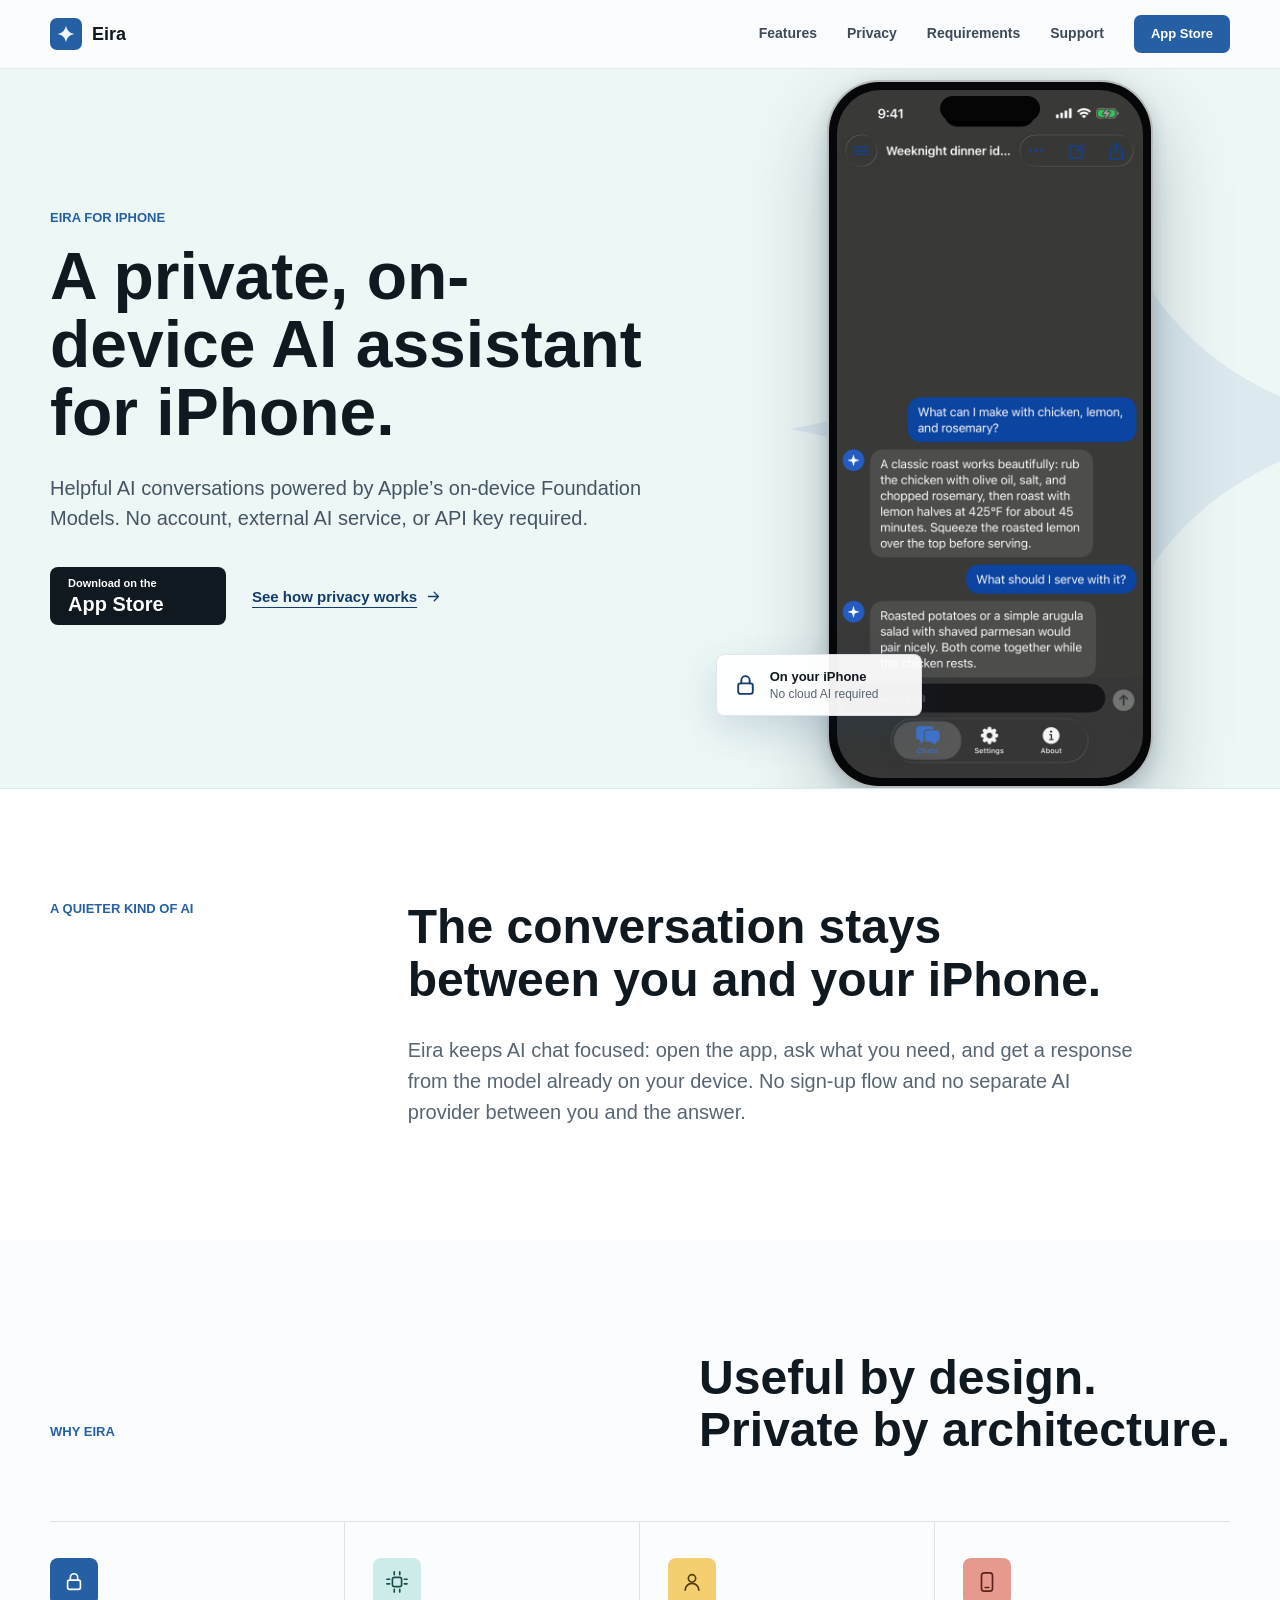
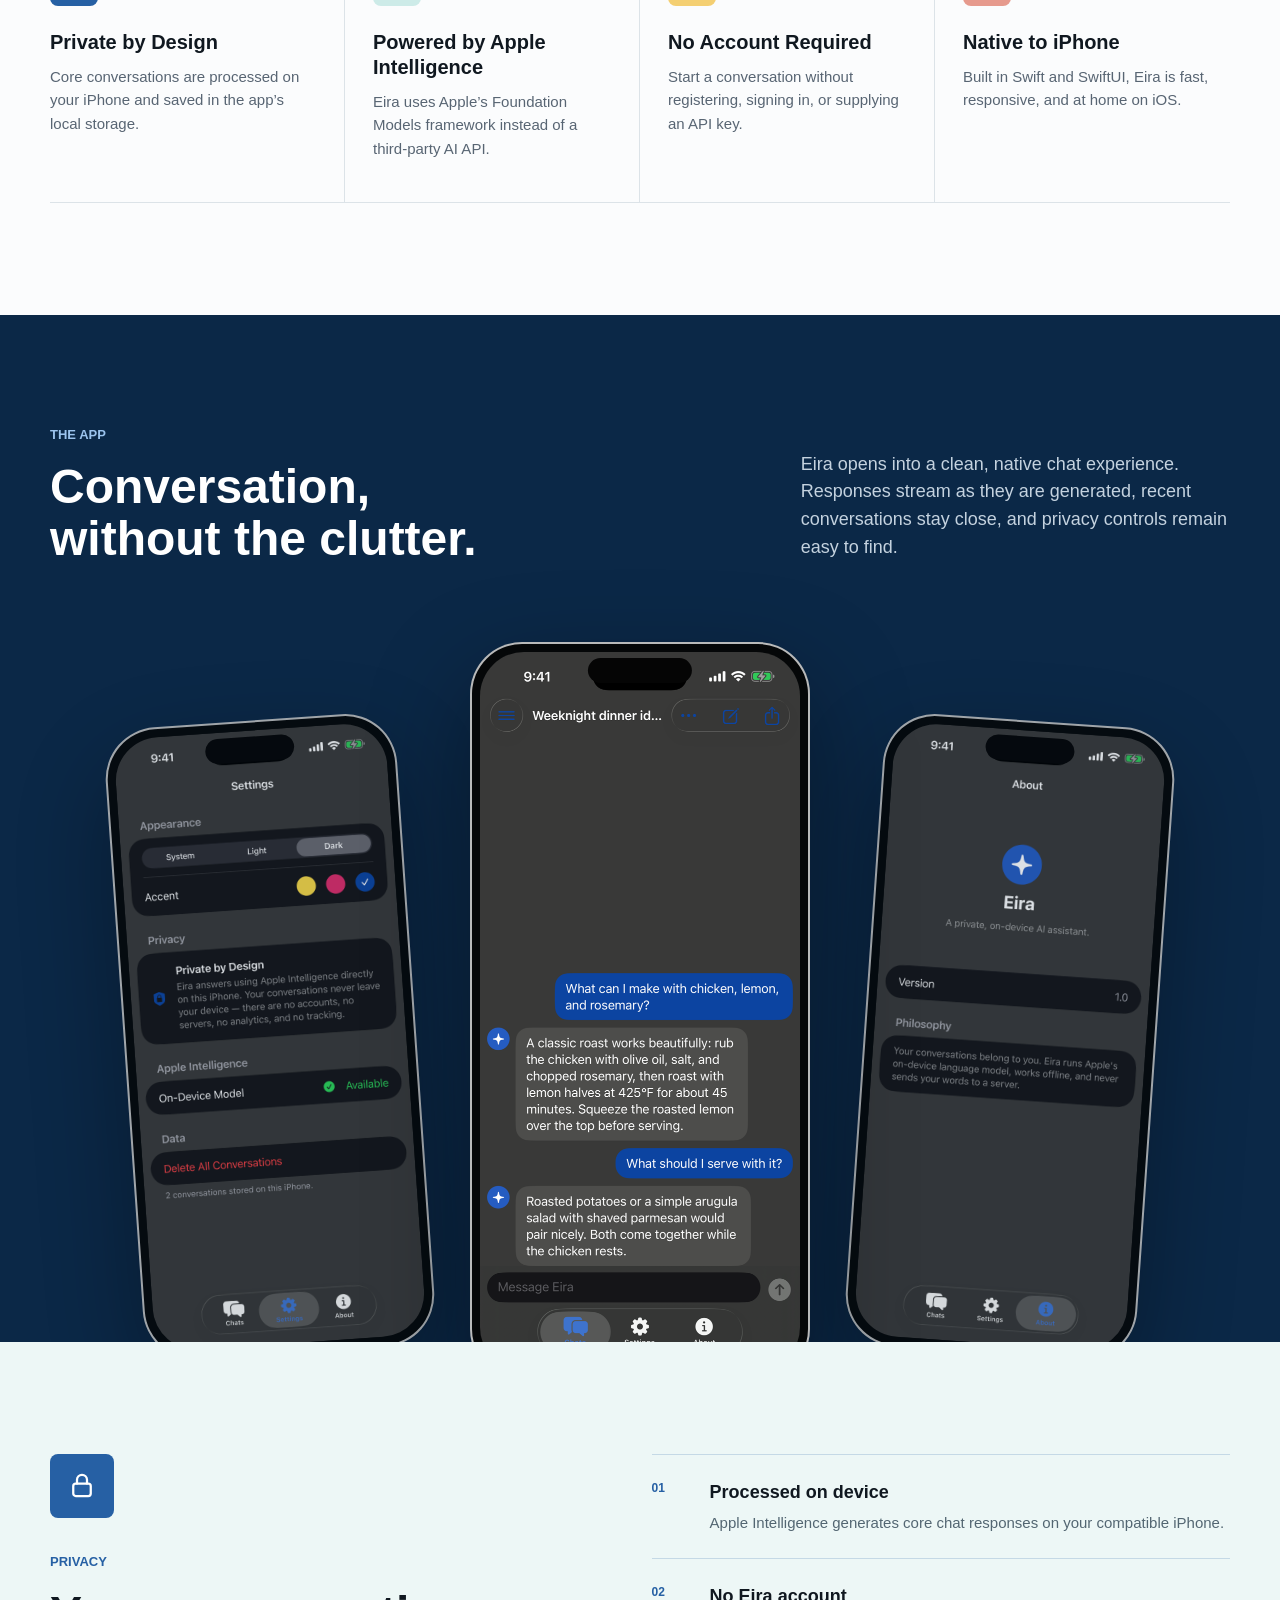
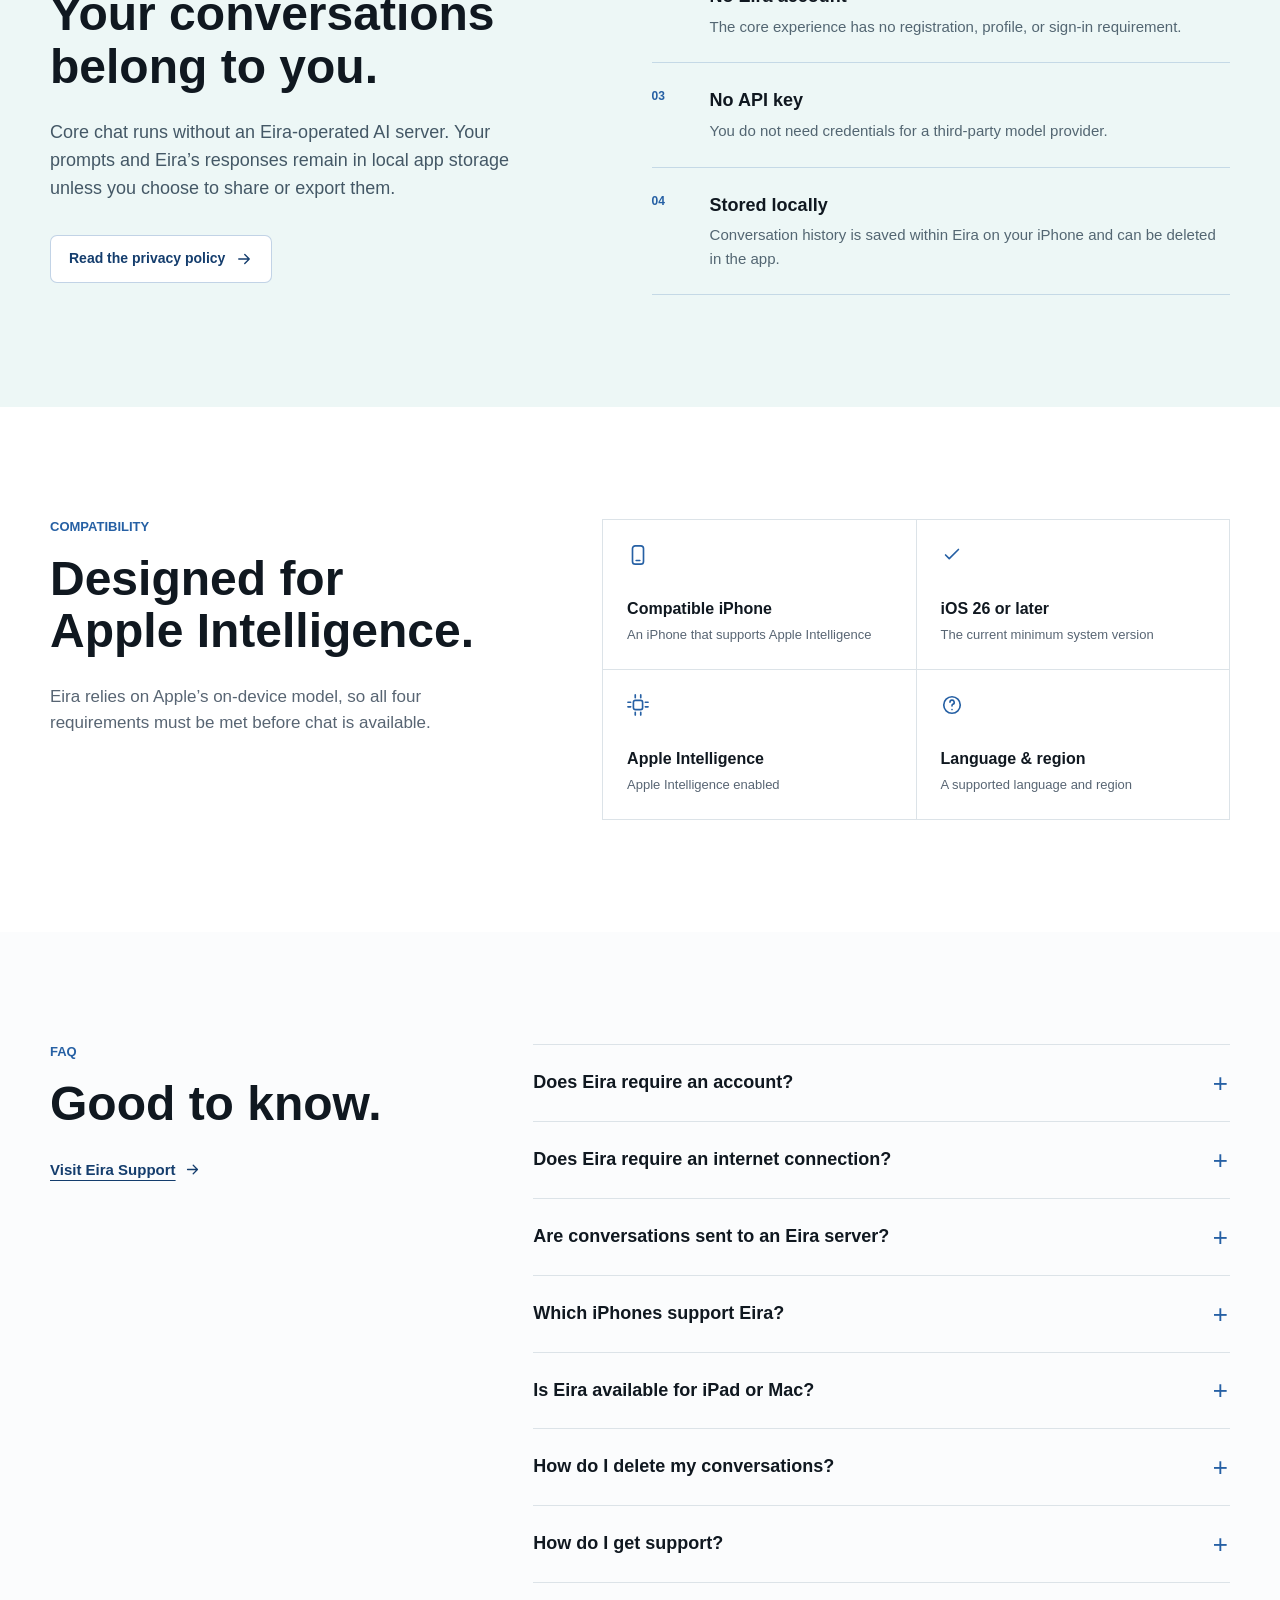
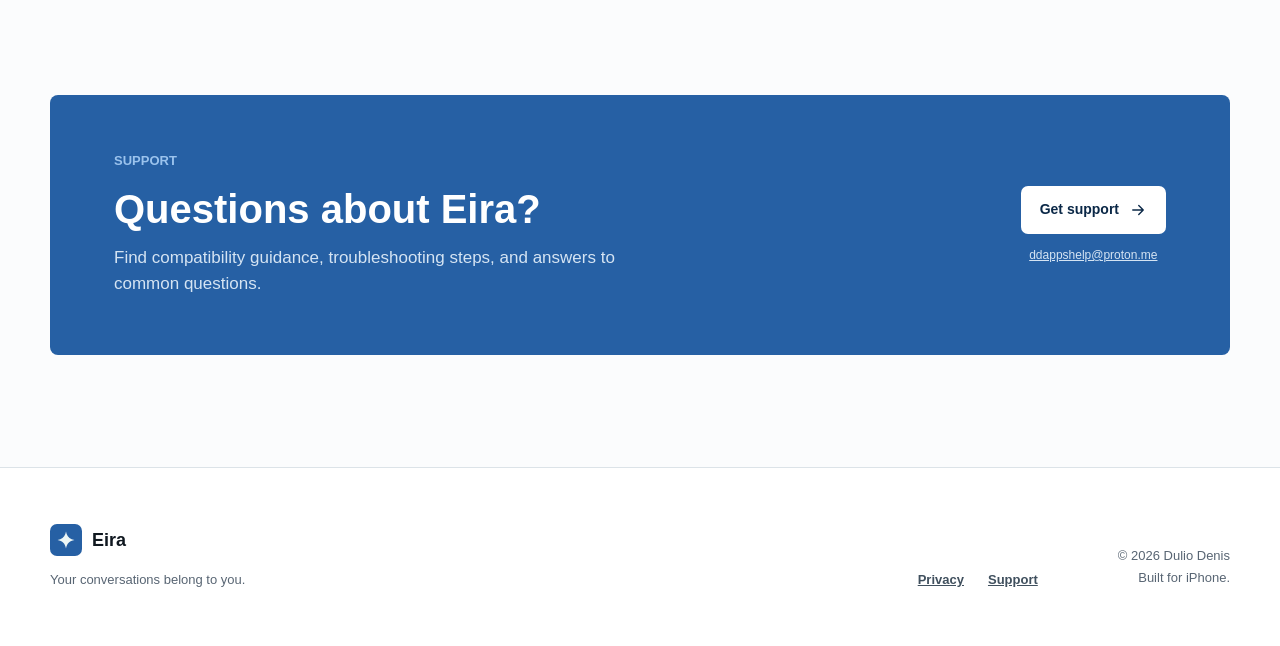
<file: eira/index.html>
<!doctype html>
<html lang="en">
  <head>
    <!-- Compatibility copy currently targets iOS 26 or later. -->

    <meta charset="utf-8">
    <meta name="viewport" content="width=device-width, initial-scale=1">
    <title>Eira | Private, On-Device AI for iPhone</title>
    <meta name="description" content="Eira is a private AI assistant for iPhone, powered on device by Apple Intelligence. No account, API key, or Eira-operated AI server required.">
    <meta name="theme-color" content="#2660A4">
    <meta name="color-scheme" content="light">
    <link rel="canonical" href="https://ddapps.co/eira/">
    <link rel="icon" type="image/png" sizes="32x32" href="assets/favicon-32.png">
    <link rel="apple-touch-icon" href="assets/eira-icon-180.png">
    <link rel="stylesheet" href="assets/site.css">
    <meta property="og:type" content="website">
    <meta property="og:site_name" content="Eira">
    <meta property="og:title" content="Eira | Private, On-Device AI for iPhone">
    <meta property="og:description" content="Eira is a private AI assistant for iPhone, powered on device by Apple Intelligence. No account, API key, or Eira-operated AI server required.">
    <meta property="og:url" content="https://ddapps.co/eira/">
    <meta property="og:image" content="https://ddapps.co/eira/assets/eira-social-preview.png">
    <meta property="og:image:width" content="1200">
    <meta property="og:image:height" content="630">
    <meta property="og:image:alt" content="Eira, a private on-device AI assistant for iPhone">
    <meta name="twitter:card" content="summary_large_image">
    <meta name="twitter:title" content="Eira | Private, On-Device AI for iPhone">
    <meta name="twitter:description" content="Eira is a private AI assistant for iPhone, powered on device by Apple Intelligence. No account, API key, or Eira-operated AI server required.">
    <meta name="twitter:image" content="https://ddapps.co/eira/assets/eira-social-preview.png">

    <script type="application/ld+json">{"@context":"https://schema.org","@type":"SoftwareApplication","name":"Eira","applicationCategory":"ProductivityApplication","operatingSystem":"iOS 26 or later","description":"Eira is a private AI assistant for iPhone, powered on device by Apple Intelligence. No account, API key, or Eira-operated AI server required.","url":"https://ddapps.co/eira/","installUrl":"https://apps.apple.com/us/app/eira-private-ai-chat/id6789440571","offers":{"@type":"Offer","availability":"https://schema.org/InStock"}}</script>
  </head>
  <body id="top">
    <a class="skip-link" href="#main">Skip to content</a>

    <header class="site-header" data-header>
      <div class="shell nav-shell">
        <a class="brand" href="#top" aria-label="Eira home">
          <span class="brand-mark" aria-hidden="true"><svg viewBox="0 0 100 100"><path d="M50 3c4.8 27.4 19.6 42.2 47 47-27.4 4.8-42.2 19.6-47 47-4.8-27.4-19.6-42.2-47-47 27.4-4.8 42.2-19.6 47-47Z"/></svg></span>
          <span>Eira</span>
        </a>
        <button class="menu-button" type="button" aria-expanded="false" aria-controls="site-navigation" aria-label="Open navigation" data-menu-button>
          <svg class="menu-open-icon" aria-hidden="true" viewBox="0 0 24 24" fill="none" stroke="currentColor" stroke-width="1.8" stroke-linecap="round" stroke-linejoin="round"><path d="M4 7h16M4 12h16M4 17h16"/></svg>
          <svg class="menu-close-icon" aria-hidden="true" viewBox="0 0 24 24" fill="none" stroke="currentColor" stroke-width="1.8" stroke-linecap="round" stroke-linejoin="round"><path d="m6 6 12 12M18 6 6 18"/></svg>
        </button>
        <nav class="site-nav" id="site-navigation" aria-label="Primary" data-navigation>
          <a href="#features">Features</a>
          <a href="privacy.html">Privacy</a>
          <a href="#requirements">Requirements</a>
          <a href="support.html">Support</a>
          <a class="nav-cta" href="https://apps.apple.com/us/app/eira-private-ai-chat/id6789440571">App Store</a>
        </nav>
      </div>
    </header>

  <main id="main">
    <section class="hero" aria-labelledby="hero-title">
      <div class="hero-mark-field" aria-hidden="true"><span class="hero-watermark" aria-hidden="true"><svg viewBox="0 0 100 100"><path d="M50 3c4.8 27.4 19.6 42.2 47 47-27.4 4.8-42.2 19.6-47 47-4.8-27.4-19.6-42.2-47-47 27.4-4.8 42.2-19.6 47-47Z"/></svg></span></div>
      <div class="shell hero-shell">
        <div class="hero-copy">
          <p class="eyebrow">Eira for iPhone</p>
          <h1 id="hero-title">A private, on-device AI assistant for iPhone.</h1>
          <p class="hero-summary">Helpful AI conversations powered by Apple&rsquo;s on-device Foundation Models. No account, external AI service, or API key required.</p>
          <div class="hero-actions">
            <a class="store-button" href="https://apps.apple.com/us/app/eira-private-ai-chat/id6789440571" aria-label="Download Eira on the App Store"><span class="store-kicker">Download on the</span><strong>App Store</strong></a>
            <a class="text-link" href="#privacy">See how privacy works <svg class="icon" aria-hidden="true" viewBox="0 0 24 24" fill="none" stroke="currentColor" stroke-width="1.8" stroke-linecap="round" stroke-linejoin="round"><path d="M5 12h14M13 6l6 6-6 6"/></svg></a>
          </div>
        </div>
        <div class="hero-product" aria-label="Eira app preview">
          <figure class="phone-frame ">
    <span class="phone-speaker" aria-hidden="true"></span>
    <img src="assets/eira-chat.png" alt="Eira chat on iPhone showing an on-device conversation about a weeknight dinner" width="660" height="1434">
  </figure>
          <div class="privacy-note" aria-hidden="true">
            <svg class="icon" aria-hidden="true" viewBox="0 0 24 24" fill="none" stroke="currentColor" stroke-width="1.8" stroke-linecap="round" stroke-linejoin="round"><rect x="5" y="10" width="14" height="10" rx="2"/><path d="M8 10V7a4 4 0 0 1 8 0v3"/></svg>
            <span><strong>On your iPhone</strong>No cloud AI required</span>
          </div>
        </div>
      </div>
    </section>

    <section class="intro section" aria-labelledby="intro-title">
      <div class="shell intro-grid">
        <p class="section-label">A quieter kind of AI</p>
        <div>
          <h2 id="intro-title">The conversation stays between you and your iPhone.</h2>
          <p>Eira keeps AI chat focused: open the app, ask what you need, and get a response from the model already on your device. No sign-up flow and no separate AI provider between you and the answer.</p>
        </div>
      </div>
    </section>

    <section class="benefits section" id="features" aria-labelledby="features-title">
      <div class="shell">
        <div class="section-heading">
          <p class="section-label">Why Eira</p>
          <h2 id="features-title">Useful by design.<br>Private by architecture.</h2>
        </div>
        <div class="benefit-grid">
          <article class="benefit" data-reveal>
            <span class="benefit-icon blue"><svg class="icon" aria-hidden="true" viewBox="0 0 24 24" fill="none" stroke="currentColor" stroke-width="1.8" stroke-linecap="round" stroke-linejoin="round"><rect x="5" y="10" width="14" height="10" rx="2"/><path d="M8 10V7a4 4 0 0 1 8 0v3"/></svg></span>
            <h3>Private by Design</h3>
            <p>Core conversations are processed on your iPhone and saved in the app&rsquo;s local storage.</p>
          </article>
          <article class="benefit" data-reveal>
            <span class="benefit-icon mint"><svg class="icon" aria-hidden="true" viewBox="0 0 24 24" fill="none" stroke="currentColor" stroke-width="1.8" stroke-linecap="round" stroke-linejoin="round"><rect x="7" y="7" width="10" height="10" rx="2"/><path d="M9 1v3M15 1v3M9 20v3M15 20v3M20 9h3M20 14h3M1 9h3M1 14h3"/></svg></span>
            <h3>Powered by Apple Intelligence</h3>
            <p>Eira uses Apple&rsquo;s Foundation Models framework instead of a third-party AI API.</p>
          </article>
          <article class="benefit" data-reveal>
            <span class="benefit-icon yellow"><svg class="icon" aria-hidden="true" viewBox="0 0 24 24" fill="none" stroke="currentColor" stroke-width="1.8" stroke-linecap="round" stroke-linejoin="round"><circle cx="12" cy="8" r="4"/><path d="M4.5 21a7.5 7.5 0 0 1 15 0"/></svg></span>
            <h3>No Account Required</h3>
            <p>Start a conversation without registering, signing in, or supplying an API key.</p>
          </article>
          <article class="benefit" data-reveal>
            <span class="benefit-icon coral"><svg class="icon" aria-hidden="true" viewBox="0 0 24 24" fill="none" stroke="currentColor" stroke-width="1.8" stroke-linecap="round" stroke-linejoin="round"><rect x="6" y="2" width="12" height="20" rx="3"/><path d="M10 18h4"/></svg></span>
            <h3>Native to iPhone</h3>
            <p>Built in Swift and SwiftUI, Eira is fast, responsive, and at home on iOS.</p>
          </article>
        </div>
      </div>
    </section>

    <section class="product-showcase section" aria-labelledby="product-title">
      <div class="shell showcase-heading">
        <div>
          <p class="section-label section-label-light">The app</p>
          <h2 id="product-title">Conversation,<br>without the clutter.</h2>
        </div>
        <p>Eira opens into a clean, native chat experience. Responses stream as they are generated, recent conversations stay close, and privacy controls remain easy to find.</p>
      </div>
      <div class="carousel-controls" aria-label="Screenshot navigation" data-carousel-controls>
        <button type="button" aria-label="Previous screenshot" data-carousel-previous><svg class="icon" aria-hidden="true" viewBox="0 0 24 24" fill="none" stroke="currentColor" stroke-width="1.8" stroke-linecap="round" stroke-linejoin="round"><path d="m15 18-6-6 6-6"/></svg></button>
        <div class="carousel-dots" role="group" aria-label="Choose a screenshot">
          <button type="button" aria-label="Show Chat screenshot" aria-current="true" data-carousel-dot="0"></button>
          <button type="button" aria-label="Show Settings screenshot" aria-current="false" data-carousel-dot="1"></button>
          <button type="button" aria-label="Show About screenshot" aria-current="false" data-carousel-dot="2"></button>
        </div>
        <button type="button" aria-label="Next screenshot" data-carousel-next><svg class="icon" aria-hidden="true" viewBox="0 0 24 24" fill="none" stroke="currentColor" stroke-width="1.8" stroke-linecap="round" stroke-linejoin="round"><path d="m9 18 6-6-6-6"/></svg></button>
        <p class="sr-only" aria-live="polite" data-carousel-status>Chat screenshot, 1 of 3</p>
      </div>
      <div class="screenshot-stage" aria-label="Screenshots from Eira for iPhone" data-carousel>
        <figure class="phone-frame phone-side phone-left" data-carousel-slide data-slide-index="1" data-slide-title="Settings">
    <span class="phone-speaker" aria-hidden="true"></span>
    <img src="assets/eira-settings.png" alt="Eira settings screen with appearance, privacy, Apple Intelligence, and local data controls" width="660" height="1434">
  </figure>
        <figure class="phone-frame phone-primary" data-carousel-slide data-slide-index="0" data-slide-title="Chat">
    <span class="phone-speaker" aria-hidden="true"></span>
    <img src="assets/eira-chat.png" alt="Eira chat screen showing a private dinner-planning conversation" width="660" height="1434">
  </figure>
        <figure class="phone-frame phone-side phone-right" data-carousel-slide data-slide-index="2" data-slide-title="About">
    <span class="phone-speaker" aria-hidden="true"></span>
    <img src="assets/eira-about.png" alt="Eira about screen explaining that conversations stay on the iPhone" width="660" height="1434">
  </figure>
      </div>
    </section>

    <section class="privacy-section section" id="privacy" aria-labelledby="privacy-title">
      <div class="shell privacy-grid">
        <div class="privacy-lead">
          <span class="large-lock"><svg class="icon" aria-hidden="true" viewBox="0 0 24 24" fill="none" stroke="currentColor" stroke-width="1.8" stroke-linecap="round" stroke-linejoin="round"><rect x="5" y="10" width="14" height="10" rx="2"/><path d="M8 10V7a4 4 0 0 1 8 0v3"/></svg></span>
          <p class="section-label">Privacy</p>
          <h2 id="privacy-title">Your conversations belong to you.</h2>
          <p>Core chat runs without an Eira-operated AI server. Your prompts and Eira&rsquo;s responses remain in local app storage unless you choose to share or export them.</p>
          <a class="button button-secondary" href="privacy.html">Read the privacy policy <svg class="icon" aria-hidden="true" viewBox="0 0 24 24" fill="none" stroke="currentColor" stroke-width="1.8" stroke-linecap="round" stroke-linejoin="round"><path d="M5 12h14M13 6l6 6-6 6"/></svg></a>
        </div>
        <ul class="privacy-points" role="list">
          <li><span>01</span><div><strong>Processed on device</strong><p>Apple Intelligence generates core chat responses on your compatible iPhone.</p></div></li>
          <li><span>02</span><div><strong>No Eira account</strong><p>The core experience has no registration, profile, or sign-in requirement.</p></div></li>
          <li><span>03</span><div><strong>No API key</strong><p>You do not need credentials for a third-party model provider.</p></div></li>
          <li><span>04</span><div><strong>Stored locally</strong><p>Conversation history is saved within Eira on your iPhone and can be deleted in the app.</p></div></li>
        </ul>
      </div>
    </section>

    <section class="requirements section" id="requirements" aria-labelledby="requirements-title">
      <div class="shell requirements-grid">
        <div>
          <p class="section-label">Compatibility</p>
          <h2 id="requirements-title">Designed for Apple Intelligence.</h2>
          <p>Eira relies on Apple&rsquo;s on-device model, so all four requirements must be met before chat is available.</p>
        </div>

    <ul class="requirement-list" role="list">
      <li><svg class="icon" aria-hidden="true" viewBox="0 0 24 24" fill="none" stroke="currentColor" stroke-width="1.8" stroke-linecap="round" stroke-linejoin="round"><rect x="6" y="2" width="12" height="20" rx="3"/><path d="M10 18h4"/></svg><span><strong>Compatible iPhone</strong>An iPhone that supports Apple Intelligence</span></li>
      <li><svg class="icon" aria-hidden="true" viewBox="0 0 24 24" fill="none" stroke="currentColor" stroke-width="1.8" stroke-linecap="round" stroke-linejoin="round"><path d="m5 12 4 4L19 6"/></svg><span><strong>iOS 26 or later</strong>The current minimum system version</span></li>
      <li><svg class="icon" aria-hidden="true" viewBox="0 0 24 24" fill="none" stroke="currentColor" stroke-width="1.8" stroke-linecap="round" stroke-linejoin="round"><rect x="7" y="7" width="10" height="10" rx="2"/><path d="M9 1v3M15 1v3M9 20v3M15 20v3M20 9h3M20 14h3M1 9h3M1 14h3"/></svg><span><strong>Apple Intelligence</strong>Apple Intelligence enabled</span></li>
      <li><svg class="icon" aria-hidden="true" viewBox="0 0 24 24" fill="none" stroke="currentColor" stroke-width="1.8" stroke-linecap="round" stroke-linejoin="round"><circle cx="12" cy="12" r="9"/><path d="M9.8 9a2.3 2.3 0 1 1 3 2.2c-.8.3-.8 1-.8 1.8M12 17h.01"/></svg><span><strong>Language &amp; region</strong>A supported language and region</span></li>
    </ul>
      </div>
    </section>

    <section class="faq section" id="faq" aria-labelledby="faq-title">
      <div class="shell faq-grid">
        <div>
          <p class="section-label">FAQ</p>
          <h2 id="faq-title">Good to know.</h2>
          <a class="text-link" href="support.html">Visit Eira Support <svg class="icon" aria-hidden="true" viewBox="0 0 24 24" fill="none" stroke="currentColor" stroke-width="1.8" stroke-linecap="round" stroke-linejoin="round"><path d="M5 12h14M13 6l6 6-6 6"/></svg></a>
        </div>
        <div class="accordion">
          <details>
            <summary>Does Eira require an account?</summary>
            <p>No. Eira&rsquo;s core chat experience does not require registration or sign-in.</p>
          </details>
          <details>
            <summary>Does Eira require an internet connection?</summary>
            <p>Core chat is designed to work offline after Apple Intelligence is enabled and its on-device model is available. Setup and model downloads may require internet access.</p>
          </details>
          <details>
            <summary>Are conversations sent to an Eira server?</summary>
            <p>No. Eira has no server dependency for core chat. Conversations are processed on device and stored locally by the app.</p>
          </details>
          <details>
            <summary>Which iPhones support Eira?</summary>
            <p>Eira requires an iPhone that supports Apple Intelligence, iOS 26 or later, Apple Intelligence enabled, and a supported language and region.</p>
          </details>
          <details>
            <summary>Is Eira available for iPad or Mac?</summary>
            <p>Not currently. The documented release is for iPhone; iPad and Mac support are future possibilities.</p>
          </details>
          <details>
            <summary>How do I delete my conversations?</summary>
            <p>Delete one chat from its conversation menu, or open Eira Settings and choose Delete All Conversations.</p>
          </details>
          <details>
            <summary>How do I get support?</summary>
            <p>Visit the <a href="support.html">Eira Support page</a> for troubleshooting and compatibility help, or email <a href="mailto:ddappshelp@proton.me">ddappshelp@proton.me</a>.</p>
          </details>
        </div>
      </div>
    </section>

    <section class="support-callout section" aria-labelledby="support-title">
      <div class="shell support-band">
        <div>
          <p class="section-label section-label-light">Support</p>
          <h2 id="support-title">Questions about Eira?</h2>
          <p>Find compatibility guidance, troubleshooting steps, and answers to common questions.</p>
        </div>
        <div class="support-actions">
          <a class="button button-light" href="support.html">Get support <svg class="icon" aria-hidden="true" viewBox="0 0 24 24" fill="none" stroke="currentColor" stroke-width="1.8" stroke-linecap="round" stroke-linejoin="round"><path d="M5 12h14M13 6l6 6-6 6"/></svg></a>
          <a class="support-email" href="mailto:ddappshelp@proton.me">ddappshelp@proton.me</a>
        </div>
      </div>
    </section>
  </main>

    <footer class="site-footer">
      <div class="shell footer-grid">
        <div class="footer-brand">
          <a class="brand" href="index.html" aria-label="Eira home"><span class="brand-mark" aria-hidden="true"><svg viewBox="0 0 100 100"><path d="M50 3c4.8 27.4 19.6 42.2 47 47-27.4 4.8-42.2 19.6-47 47-4.8-27.4-19.6-42.2-47-47 27.4-4.8 42.2-19.6 47-47Z"/></svg></span><span>Eira</span></a>
          <p>Your conversations belong to you.</p>
        </div>
        <nav class="footer-links" aria-label="Footer">
          <a href="privacy.html">Privacy</a>
          <a href="support.html">Support</a>
        </nav>
        <div class="footer-meta">
          <p>&copy; 2026 Dulio Denis</p>
          <p>Built for iPhone.</p>
        </div>
      </div>
    </footer>
    <script src="assets/site.js" defer></script>
  </body>
</html>
</file>
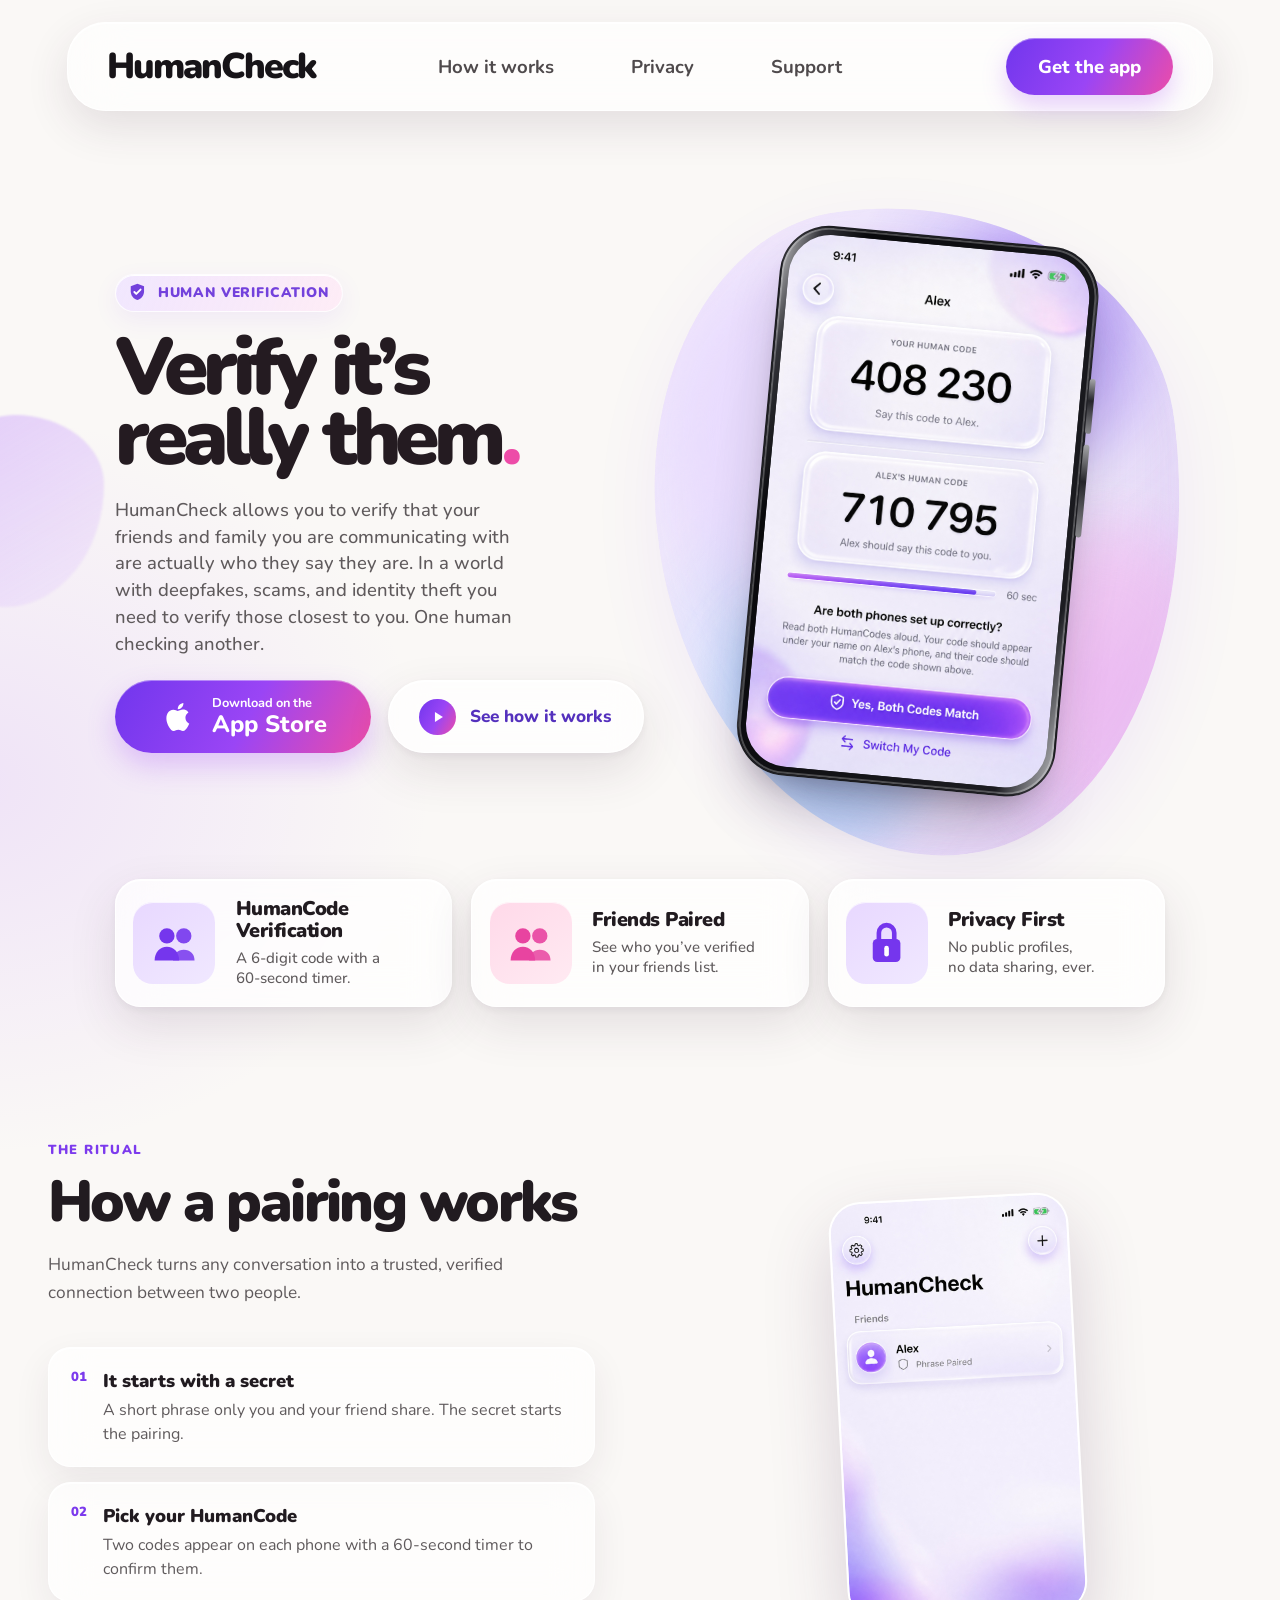
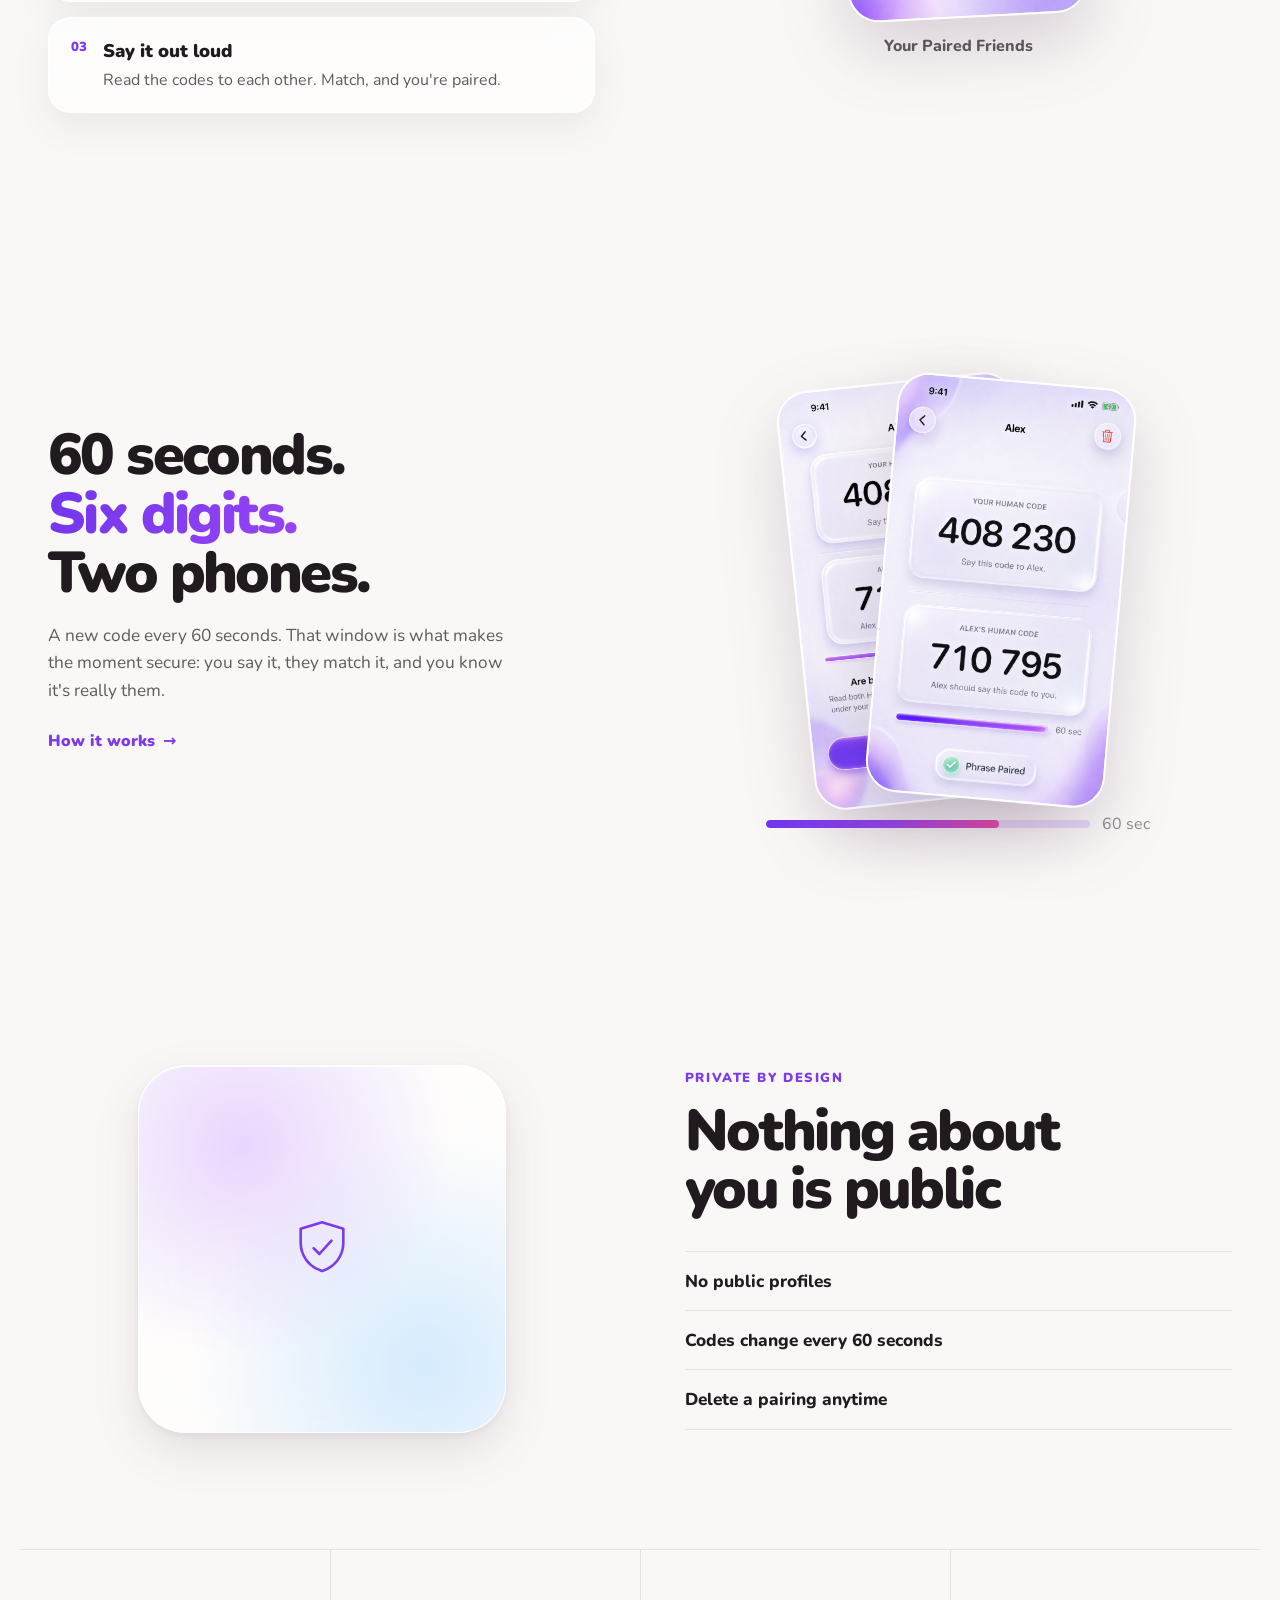
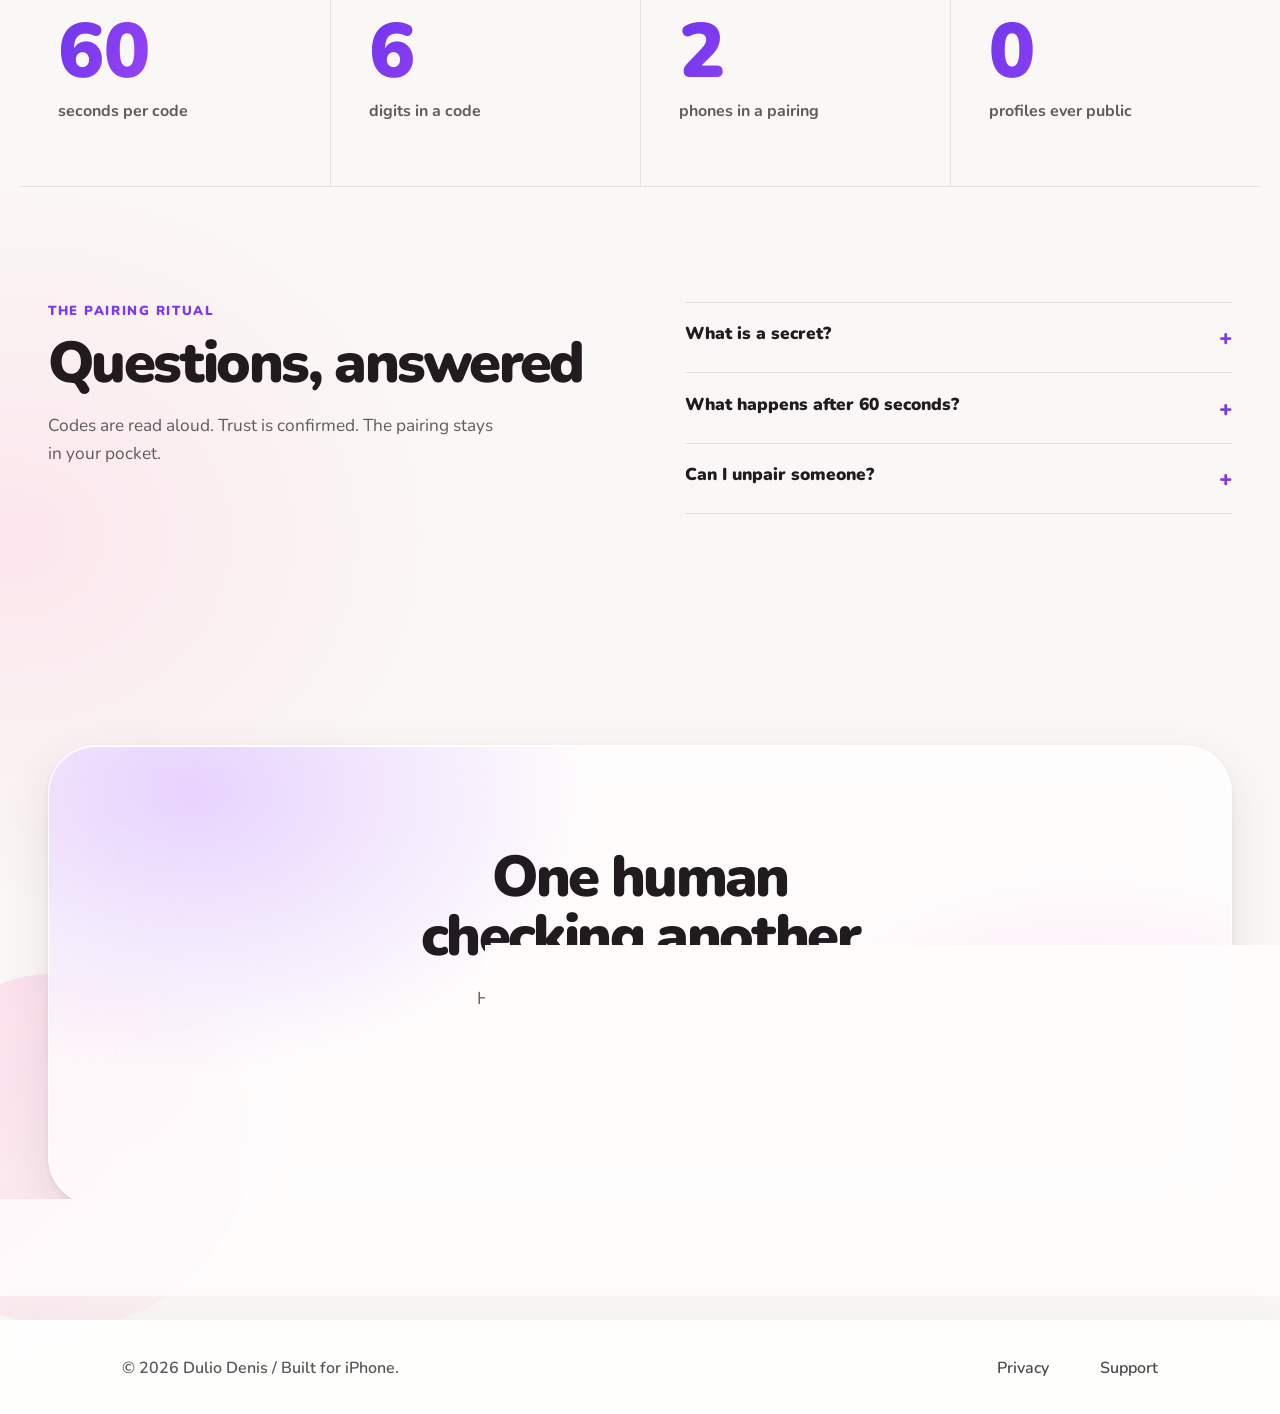
<file: humancheck/index.html>
<!doctype html>
<html lang="en">
<head>
  <meta charset="utf-8" />
  <meta name="viewport" content="width=device-width, initial-scale=1" />
  <meta name="theme-color" content="#faf8f6" />
  <title>HumanCheck | Verify it's really them.</title>
  <meta name="description" content="HumanCheck pairs you with people you trust through a shared, time-limited HumanCode. One human checking another." />
  <meta property="og:title" content="HumanCheck | Verify it's really them." />
  <meta property="og:description" content="HumanCheck pairs you with people you trust through a shared, time-limited HumanCode. One human checking another." />
  <meta property="og:type" content="website" />
  <meta property="og:image" content="assets/brand/humancheck-social-preview.jpg" />
  <meta property="og:image:width" content="1200" />
  <meta property="og:image:height" content="670" />
  <meta property="og:image:type" content="image/jpeg" />
  <meta property="og:image:alt" content="HumanCheck, two-factor authentication for people" />
  <meta name="twitter:card" content="summary_large_image" />
  <meta name="twitter:image" content="assets/brand/humancheck-social-preview.jpg" />
  <meta name="twitter:image:alt" content="HumanCheck, two-factor authentication for people" />
  <link rel="icon" href="humancheck-favicon.ico" sizes="any" />
  <link rel="shortcut icon" href="humancheck-favicon.ico" />
  <link rel="icon" type="image/png" sizes="64x64" href="assets/brand/humancheck-favicon-64.png" />
  <link rel="apple-touch-icon" sizes="180x180" href="assets/brand/apple-touch-icon.png" />
  <link rel="preconnect" href="https://fonts.googleapis.com" />
  <link rel="preconnect" href="https://fonts.gstatic.com" crossorigin />
  <link rel="stylesheet" href="https://fonts.googleapis.com/css2?family=Nunito:wght@400;500;600;700;800;900&display=swap" />
  <link rel="stylesheet" href="styles.css" />
  <script>document.documentElement.classList.add("js");</script>
</head>
<body>
  <main class="hc-page" id="top">
    <header class="hc-nav">
      <a class="hc-brand" href="#top" aria-label="HumanCheck home">HumanCheck</a>
      <nav class="hc-nav-links" aria-label="Primary navigation">
        <a href="#how">How it works</a>
        <a href="privacy.html">Privacy</a>
        <a href="support.html">Support</a>
      </nav>
      <details class="hc-mobile-menu">
        <summary aria-label="Open navigation menu">
          <span class="hc-menu-icon" aria-hidden="true"><i></i><i></i><i></i></span>
        </summary>
        <nav aria-label="Mobile navigation">
          <a href="#how">How it works</a>
          <a href="privacy.html">Privacy</a>
          <a href="support.html">Support</a>
        </nav>
      </details>
      <a class="hc-button hc-button-nav" href="https://apps.apple.com/us/app/humancheck/id6806881684" target="_blank" rel="noopener noreferrer" aria-label="Download HumanCheck on the App Store">Get the app</a>
    </header>

    <section class="hc-hero" aria-labelledby="hero-title">
      <div class="hc-hero-inner">
        <div class="hc-hero-copy">
          <p class="hc-badge">
            <span class="hc-badge-icon" aria-hidden="true">
              <svg viewBox="0 0 24 24" fill="none">
                <path d="M12 2.8 5 5.5v5.2c0 4.5 2.9 8.1 7 9.4 4.1-1.3 7-4.9 7-9.4V5.5L12 2.8Z" fill="currentColor" />
                <path d="m8.8 11.6 2 2 4.5-4.6" stroke="white" stroke-width="2" stroke-linecap="round" stroke-linejoin="round" />
              </svg>
            </span>
            Human verification
          </p>

          <h1 class="hc-hero-title" id="hero-title">
            Verify it’s<br />really them<span>.</span>
          </h1>

          <p class="hc-hero-subtitle">
            HumanCheck allows you to verify that your friends and family you are
            communicating with are actually who they say they are. In a world with
            deepfakes, scams, and identity theft you need to verify those closest to
            you. One human checking another.
          </p>

          <div class="hc-hero-actions">
            <a class="hc-button hc-app-store" href="https://apps.apple.com/us/app/humancheck/id6806881684" target="_blank" rel="noopener noreferrer" aria-label="Download HumanCheck on the App Store">
              <svg viewBox="0 0 24 24" fill="currentColor" aria-hidden="true">
                <path d="M17.05 12.54c-.02-2.37 1.94-3.52 2.03-3.58-1.11-1.62-2.83-1.84-3.44-1.86-1.45-.15-2.87.87-3.61.87-.75 0-1.88-.86-3.1-.83-1.57.02-3.04.94-3.85 2.37-1.67 2.9-.43 7.16 1.17 9.51.8 1.15 1.73 2.43 2.95 2.38 1.2-.05 1.65-.76 3.1-.76 1.43 0 1.85.76 3.1.73 1.28-.02 2.09-1.15 2.86-2.31.93-1.32 1.3-2.62 1.31-2.69-.03-.01-2.49-.95-2.52-3.83ZM14.7 5.56c.64-.8 1.08-1.88.96-2.96-.93.04-2.09.65-2.76 1.43-.59.68-1.12 1.8-.98 2.84 1.05.08 2.12-.53 2.78-1.31Z" />
              </svg>
              <span>
                <small>Download on the</small>
                <strong>App Store</strong>
              </span>
            </a>

            <a class="hc-button hc-button-glass" href="#features">
              <span class="hc-play" aria-hidden="true">
                <svg viewBox="0 0 24 24" fill="currentColor"><path d="m9 7 8 5-8 5V7Z" /></svg>
              </span>
              See how it works
            </a>
          </div>
        </div>

        <div class="hc-hero-art" aria-hidden="true">
          <div class="hc-liquid-field">
            <span class="hc-liquid-glow hc-liquid-glow-one"></span>
            <span class="hc-liquid-glow hc-liquid-glow-two"></span>
          </div>
          <div class="hc-phone">
            <span class="hc-phone-button hc-phone-button-top"></span>
            <span class="hc-phone-button hc-phone-button-bottom"></span>
            <img src="assets/ui/confirm.jpg" width="1520" height="2688" alt="" fetchpriority="high" />
          </div>
        </div>
      </div>
    </section>

    <section class="hc-features" id="features" aria-label="HumanCheck features">
      <article class="hc-feature">
        <span class="hc-feature-icon hc-feature-purple" aria-hidden="true">
          <svg viewBox="0 0 32 32" fill="none">
            <circle cx="11" cy="11" r="5" fill="currentColor" />
            <circle cx="22" cy="11" r="5" fill="currentColor" opacity=".9" />
            <path d="M3 27c0-5.4 3.5-9 8-9s8 3.6 8 9H3Z" fill="currentColor" />
            <path d="M15 27c.2-4.3 3-7 7-7 4.2 0 7 2.8 7 7H15Z" fill="currentColor" opacity=".85" />
          </svg>
        </span>
        <div>
          <h2>HumanCode Verification</h2>
          <p>A 6-digit code with a<br />60-second timer.</p>
        </div>
      </article>

      <article class="hc-feature">
        <span class="hc-feature-icon hc-feature-pink" aria-hidden="true">
          <svg viewBox="0 0 32 32" fill="none">
            <circle cx="11" cy="11" r="5" fill="currentColor" />
            <circle cx="22" cy="11" r="5" fill="currentColor" opacity=".9" />
            <path d="M3 27c0-5.4 3.5-9 8-9s8 3.6 8 9H3Z" fill="currentColor" />
            <path d="M15 27c.2-4.3 3-7 7-7 4.2 0 7 2.8 7 7H15Z" fill="currentColor" opacity=".85" />
          </svg>
        </span>
        <div>
          <h2>Friends Paired</h2>
          <p>See who you’ve verified<br />in your friends list.</p>
        </div>
      </article>

      <article class="hc-feature">
        <span class="hc-feature-icon hc-feature-purple" aria-hidden="true">
          <svg viewBox="0 0 32 32" fill="none" stroke="currentColor" stroke-width="3" stroke-linecap="round" stroke-linejoin="round">
            <rect x="7" y="13" width="18" height="15" rx="3" fill="currentColor" stroke="none" />
            <path d="M11 13V9a5 5 0 0 1 10 0v4" />
            <path d="M16 19v4" stroke="white" />
          </svg>
        </span>
        <div>
          <h2>Privacy First</h2>
          <p>No public profiles,<br />no data sharing, ever.</p>
        </div>
      </article>
    </section>

    <section class="hc-section hc-steps" id="how" aria-labelledby="how-title">
      <div>
        <div class="hc-section-head">
          <p class="hc-eyebrow">The ritual</p>
          <h2 class="hc-h2" id="how-title">How a pairing works</h2>
          <p class="hc-sub">
            HumanCheck turns any conversation into a trusted, verified connection
            between two people.
          </p>
        </div>
        <div class="hc-steps-list">
          <article class="hc-step">
            <span class="hc-step-num">01</span>
            <div><h3>It starts with a secret</h3><p>A short phrase only you and your friend share. The secret starts the pairing.</p></div>
          </article>
          <article class="hc-step">
            <span class="hc-step-num">02</span>
            <div><h3>Pick your HumanCode</h3><p>Two codes appear on each phone with a 60-second timer to confirm them.</p></div>
          </article>
          <article class="hc-step">
            <span class="hc-step-num">03</span>
            <div><h3>Say it out loud</h3><p>Read the codes to each other. Match, and you're paired.</p></div>
          </article>
        </div>
      </div>
      <div class="hc-tile" aria-hidden="true">
        <div class="hc-phone-frame"><img src="assets/ui/friends.jpg" width="1520" height="2688" alt="" loading="lazy" decoding="async" /></div>
        <p class="hc-tile-label">Your Paired Friends</p>
      </div>
    </section>

    <section class="hc-section hc-moment" aria-labelledby="moment-title">
      <div>
        <h2 class="hc-h2 hc-h2-stack" id="moment-title">
          <span>60 seconds.</span>
          <span class="hc-accent-line">Six digits.</span>
          <span>Two phones.</span>
        </h2>
        <p class="hc-sub">
          A new code every 60 seconds. That window is what makes the moment
          secure: you say it, they match it, and you know it's really them.
        </p>
        <a class="hc-inline-link" href="#how">How it works <span aria-hidden="true">&rarr;</span></a>
      </div>
      <div class="hc-stack" aria-hidden="true">
        <div class="hc-stack-frames">
          <div class="hc-phone-frame"><img src="assets/ui/confirm.jpg" width="1520" height="2688" alt="" loading="lazy" decoding="async" /></div>
          <div class="hc-phone-frame"><img src="assets/ui/paired.jpg" width="1520" height="2688" alt="" loading="lazy" decoding="async" /></div>
        </div>
        <div class="hc-timer"><div class="hc-timer-track"><span class="hc-timer-fill"></span></div><span>60 sec</span></div>
      </div>
    </section>

    <section class="hc-section hc-security" id="security" aria-labelledby="security-title">
      <div class="hc-lockup" aria-hidden="true">
        <svg viewBox="0 0 54 54" width="64" height="64" fill="none" stroke="currentColor" stroke-width="2.2" stroke-linecap="round" stroke-linejoin="round">
          <path d="M27 4.5 45 10v11.6c0 11.4-7.4 20.9-18 23.9C16.4 42.5 9 33 9 21.6V10l18-5.5Z" />
          <path d="M20 26.4l4.8 4.8L35 20" />
        </svg>
      </div>
      <div>
        <p class="hc-eyebrow">Private by design</p>
        <h2 class="hc-h2" id="security-title">Nothing about you is public</h2>
        <ul class="hc-priv-list">
          <li>No public profiles</li>
          <li>Codes change every 60 seconds</li>
          <li>Delete a pairing anytime</li>
        </ul>
      </div>
    </section>

    <section class="hc-metrics" aria-label="HumanCheck by the numbers">
      <div class="hc-metric"><strong>60</strong><span>seconds per code</span></div>
      <div class="hc-metric"><strong>6</strong><span>digits in a code</span></div>
      <div class="hc-metric"><strong>2</strong><span>phones in a pairing</span></div>
      <div class="hc-metric"><strong>0</strong><span>profiles ever public</span></div>
    </section>

    <section class="hc-section hc-ritual" id="faq" aria-labelledby="faq-title">
      <div>
        <p class="hc-eyebrow">The pairing ritual</p>
        <h2 class="hc-h2" id="faq-title">Questions, answered</h2>
        <p class="hc-sub">Codes are read aloud. Trust is confirmed. The pairing stays in your pocket.</p>
      </div>
      <div class="hc-qa-list">
        <details class="hc-qa"><summary>What is a secret?<span>+</span></summary><p>A secret is a private phrase that generates your HumanCodes. You share it with exactly one person, and it stays on your phones.</p></details>
        <details class="hc-qa"><summary>What happens after 60 seconds?<span>+</span></summary><p>The current codes change and both phones independently generate the next matching pair.</p></details>
        <details class="hc-qa"><summary>Can I unpair someone?<span>+</span></summary><p>Yes. Delete any pairing from your friends list anytime.</p></details>
      </div>
    </section>

    <section class="hc-section hc-banner-wrap" id="download">
      <div class="hc-banner">
        <h2 class="hc-h2">One human checking another</h2>
        <p class="hc-sub">HumanCheck lives entirely on your phone.</p>
        <a class="hc-button hc-banner-cta" href="https://apps.apple.com/us/app/humancheck/id6806881684" target="_blank" rel="noopener noreferrer" aria-label="Download HumanCheck on the App Store">Get the app</a>
      </div>
    </section>

    <footer class="hc-footer" id="footer">
      <p>© 2026 Dulio Denis / Built for iPhone.</p>
      <nav aria-label="Footer navigation">
        <a href="privacy.html">Privacy</a>
        <a href="support.html">Support</a>
      </nav>
    </footer>
  </main>
  <script>
    const featureCards = document.querySelectorAll(".hc-feature");

    if ("IntersectionObserver" in window) {
      const featureObserver = new IntersectionObserver((entries, observer) => {
        entries.forEach((entry) => {
          if (!entry.isIntersecting) return;
          entry.target.classList.add("hc-feature-visible");
          observer.unobserve(entry.target);
        });
      }, { threshold: 0.2 });

      featureCards.forEach((card) => featureObserver.observe(card));
    } else {
      featureCards.forEach((card) => card.classList.add("hc-feature-visible"));
    }

    const pairingSteps = document.querySelectorAll(".hc-step");

    if ("IntersectionObserver" in window) {
      const stepObserver = new IntersectionObserver((entries, observer) => {
        entries.forEach((entry) => {
          if (!entry.isIntersecting) return;
          entry.target.classList.add("hc-step-visible");
          observer.unobserve(entry.target);
        });
      }, { threshold: 0.25 });

      pairingSteps.forEach((step) => stepObserver.observe(step));
    } else {
      pairingSteps.forEach((step) => step.classList.add("hc-step-visible"));
    }

    const mobileMenu = document.querySelector(".hc-mobile-menu");
    mobileMenu.querySelectorAll("a").forEach((link) => {
      link.addEventListener("click", () => mobileMenu.removeAttribute("open"));
    });
    document.addEventListener("click", (event) => {
      if (!mobileMenu.contains(event.target)) mobileMenu.removeAttribute("open");
    });
    document.addEventListener("keydown", (event) => {
      if (event.key === "Escape") mobileMenu.removeAttribute("open");
    });
  </script>
</body>
</html>
</file>
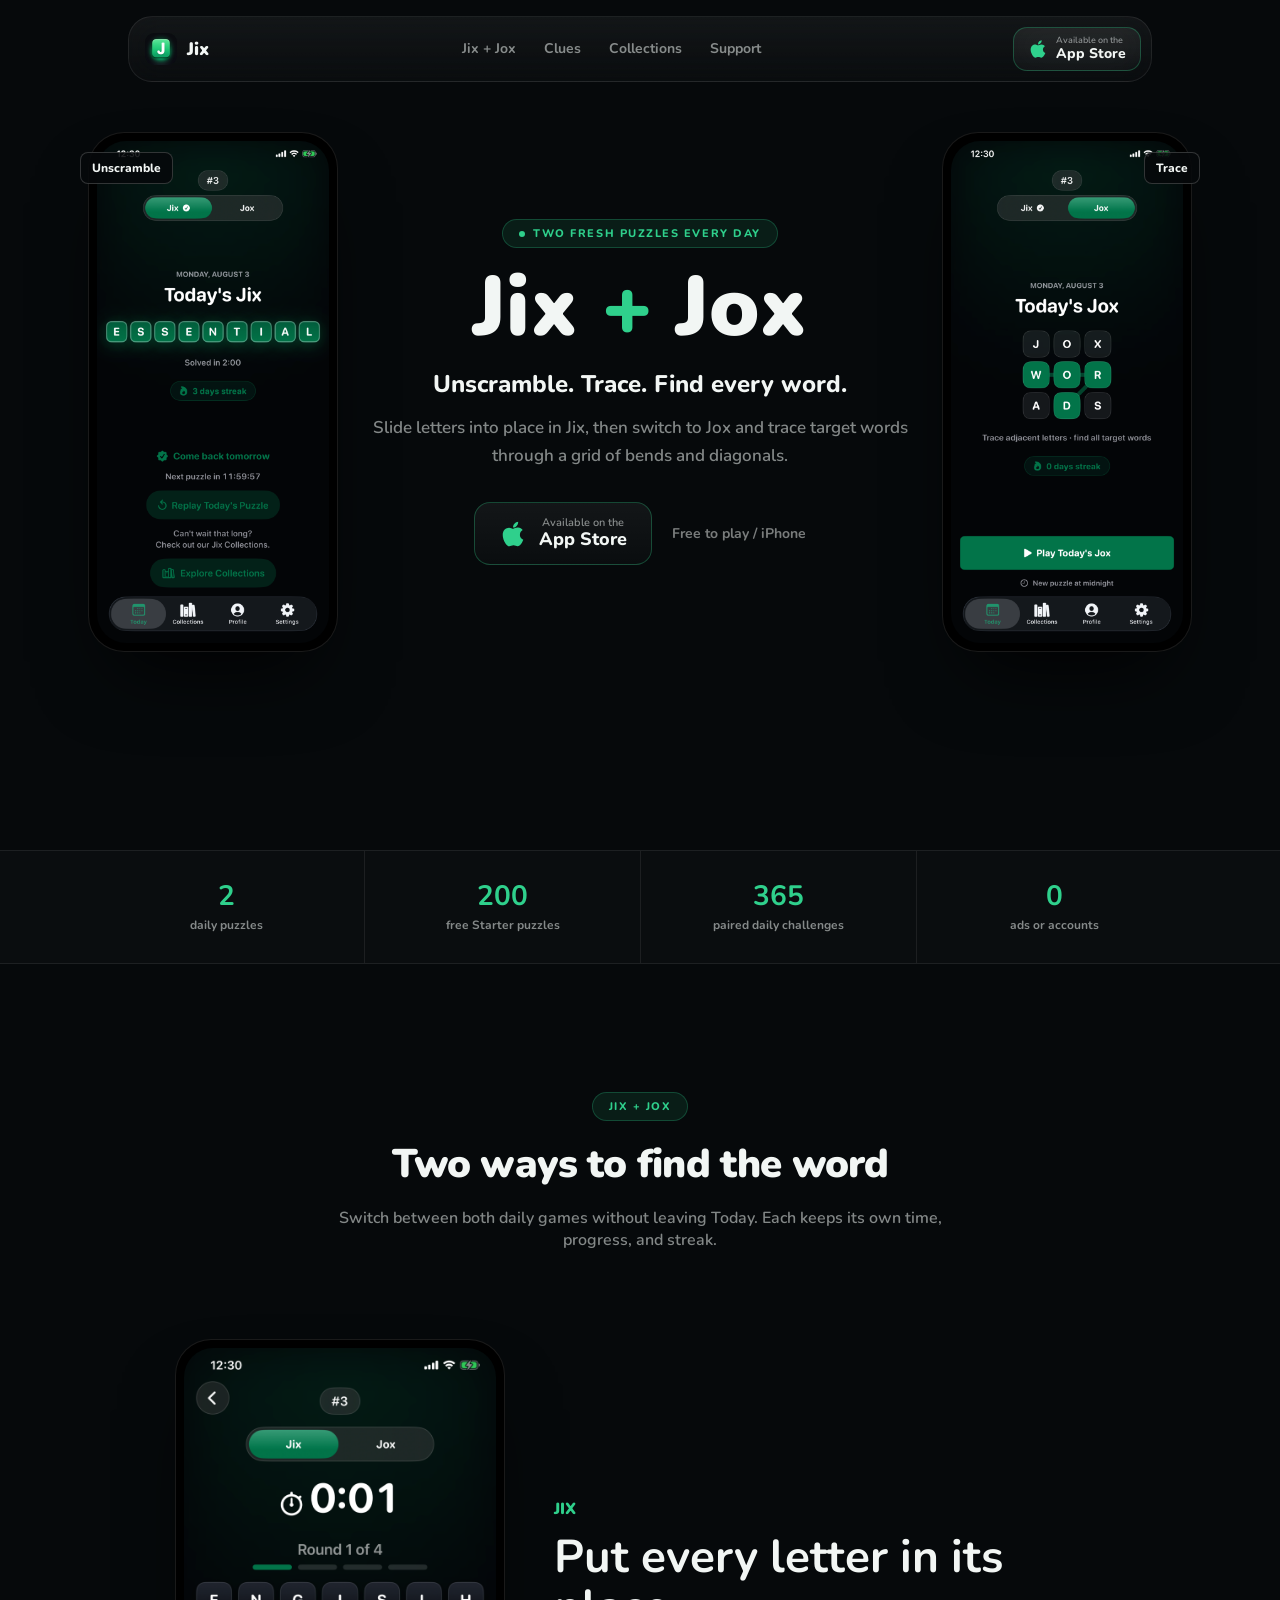
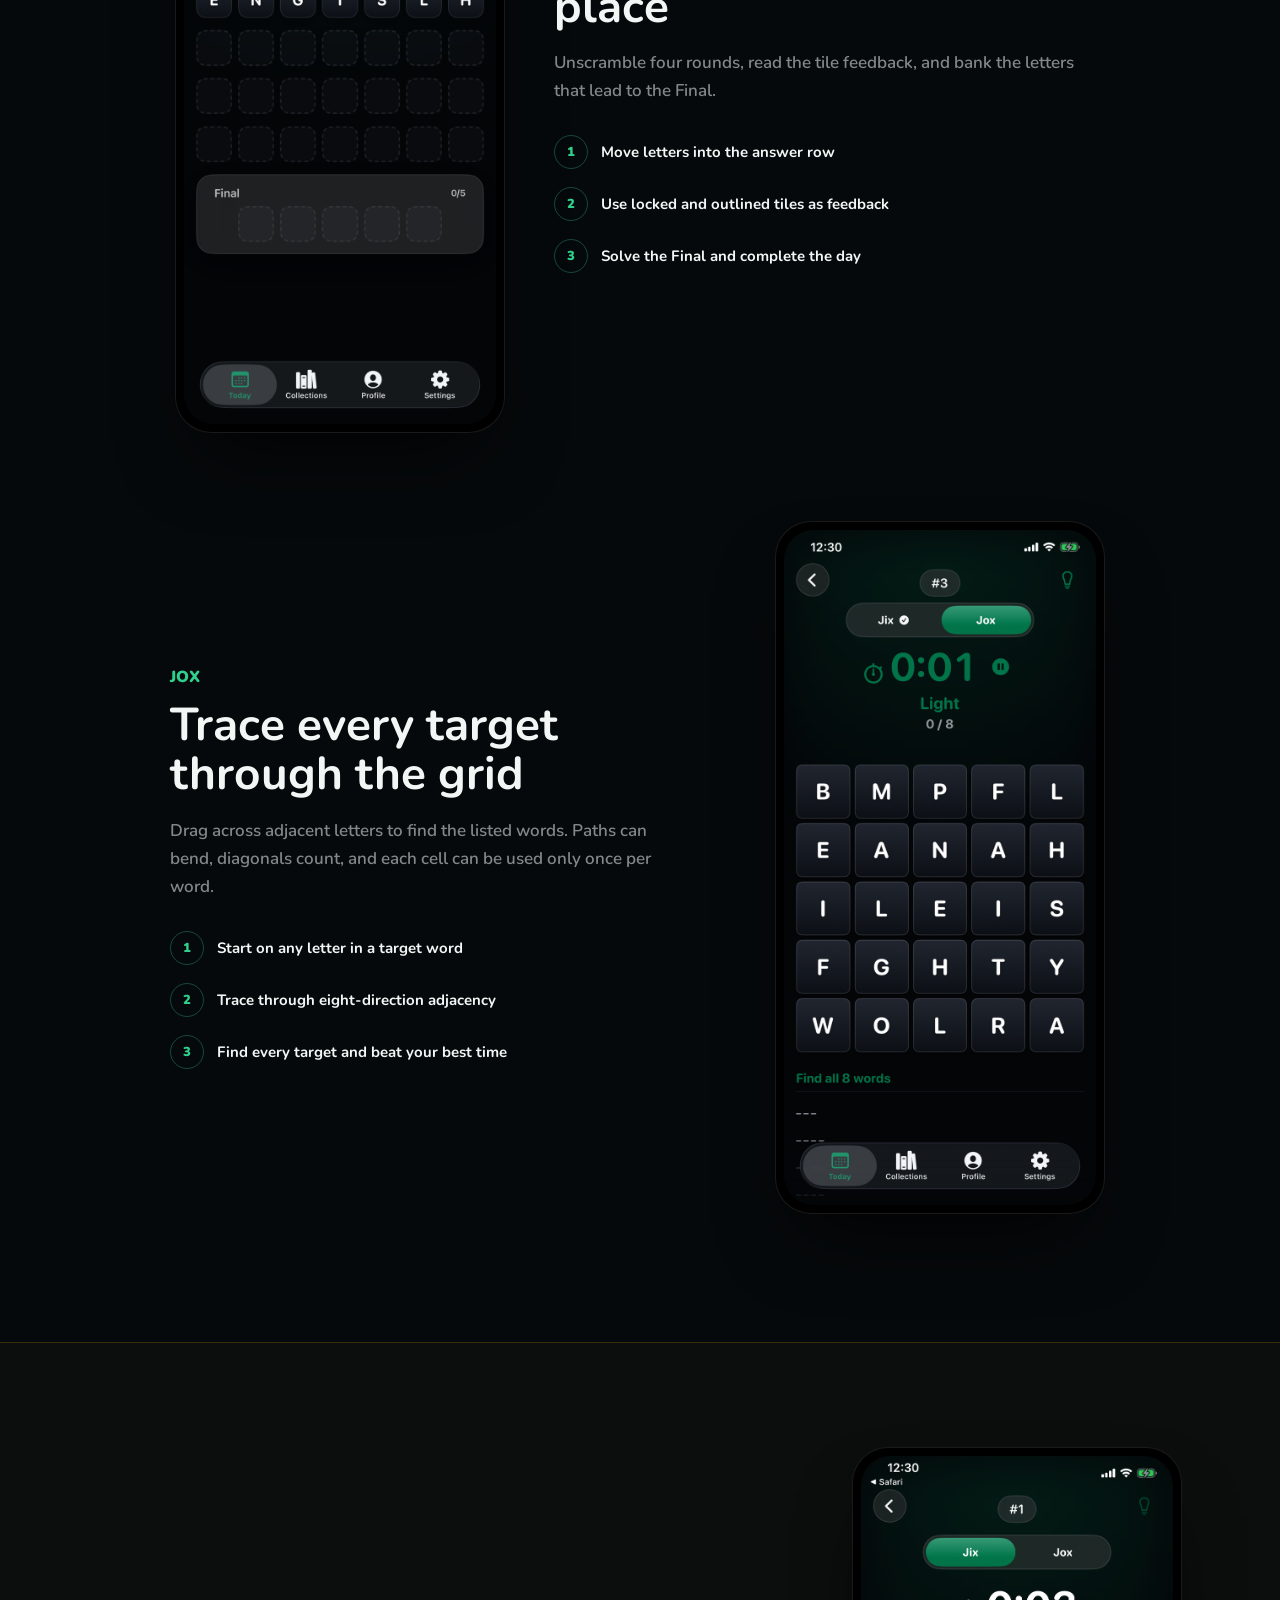
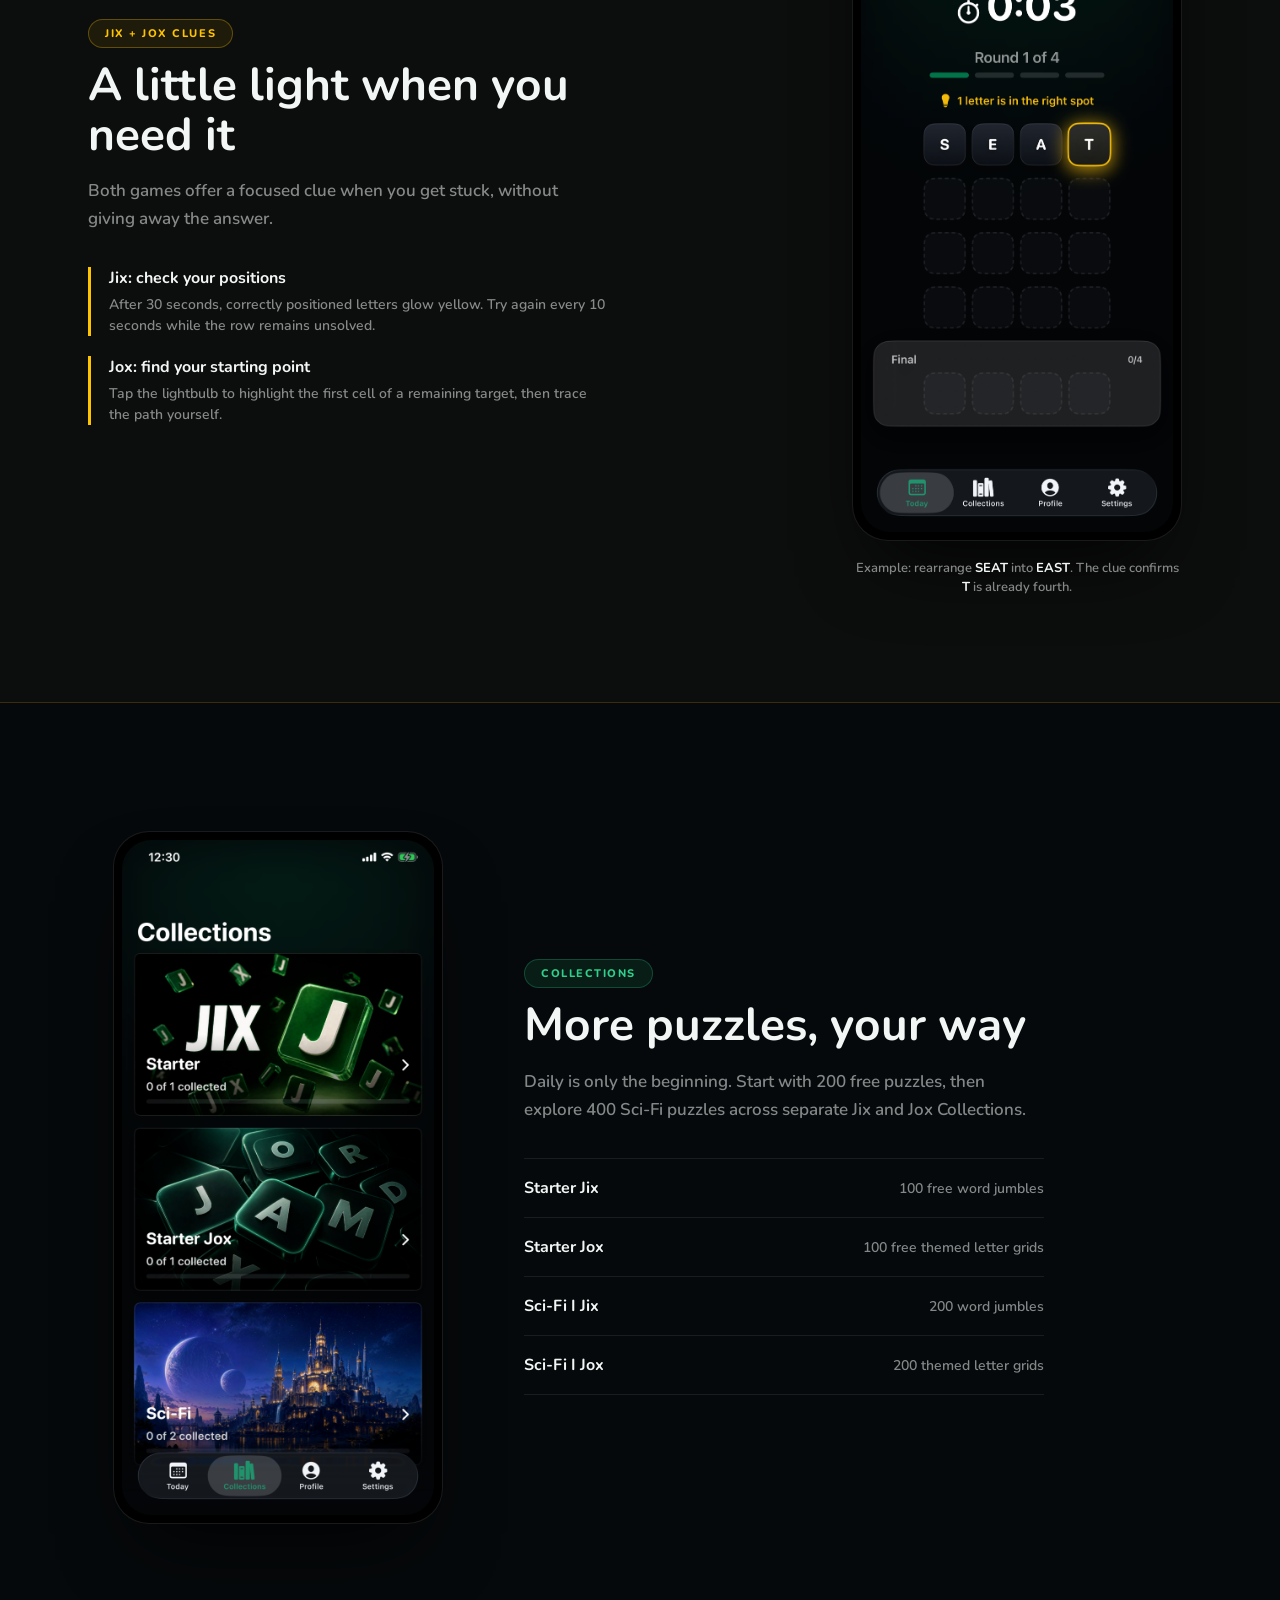
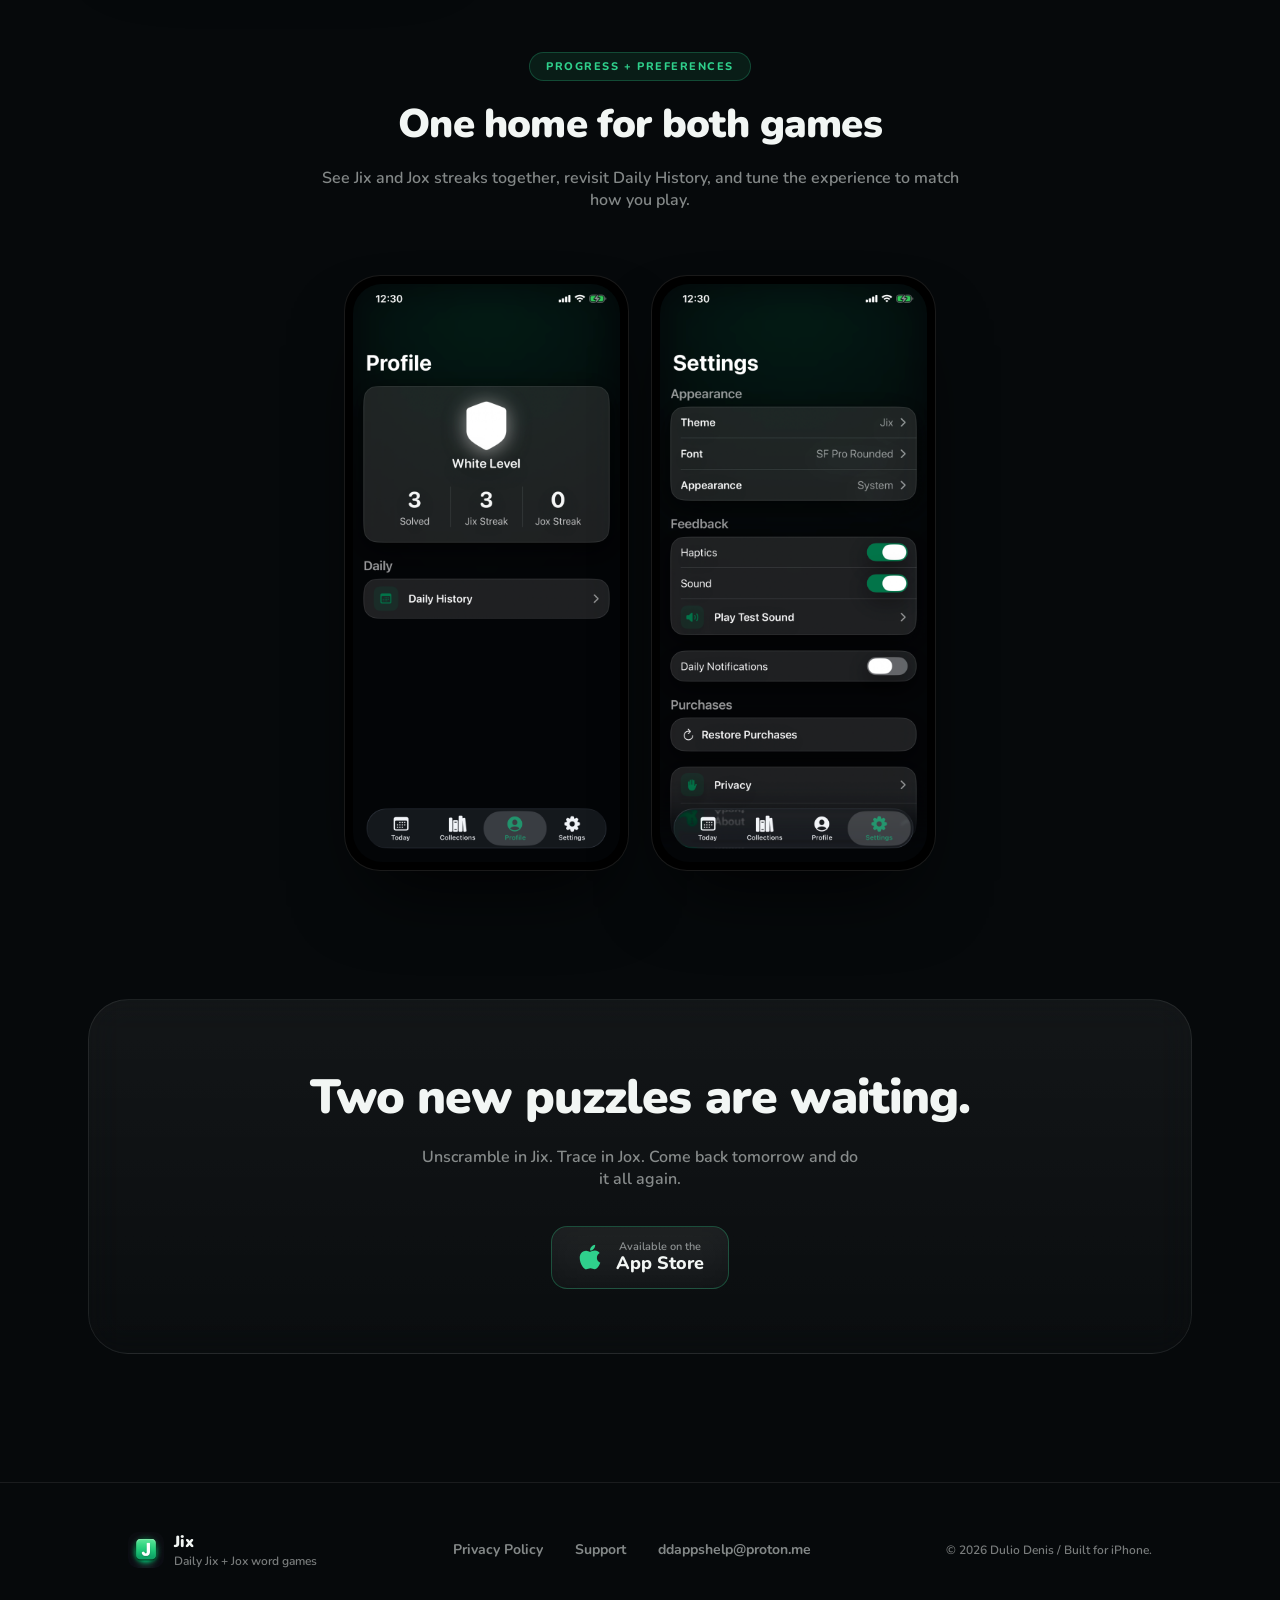
<file: jix/index.html>
<!DOCTYPE html>
<html lang="en" style="color-scheme: dark">
<head>
  <meta charset="utf-8" />
  <meta name="viewport" content="width=device-width, initial-scale=1" />
  <title>Jix + Jox - two daily word games</title>
  <meta name="description" content="Play two daily word games on iPhone. Unscramble letters in Jix, trace words through the Jox grid, use clues when you need them, and explore curated Collections." />
  <meta name="theme-color" content="#06090b" />
  <meta property="og:title" content="Jix + Jox - two daily word games" />
  <meta property="og:description" content="Unscramble in Jix. Trace in Jox. Two fresh word puzzles every day, plus 200 free Starter puzzles." />
  <meta property="og:type" content="website" />
  <meta property="og:url" content="https://ddapps.co/jix/" />
  <meta property="og:image" content="https://ddapps.co/jix/assets/social-banner.png" />
  <meta property="og:image:alt" content="Jix, daily word games for iPhone" />
  <meta name="twitter:card" content="summary_large_image" />
  <meta name="twitter:title" content="Jix + Jox - two daily word games" />
  <meta name="twitter:description" content="Unscramble in Jix. Trace in Jox. Two fresh word puzzles every day." />
  <meta name="twitter:image" content="https://ddapps.co/jix/assets/social-banner.png" />
  <link rel="canonical" href="https://ddapps.co/jix/" />
  <link rel="icon" href="assets/icon-180.png" />
  <link rel="apple-touch-icon" href="assets/icon-180.png" />
  <link rel="preconnect" href="https://fonts.googleapis.com" />
  <link rel="preconnect" href="https://fonts.gstatic.com" crossorigin />
  <link rel="stylesheet" href="https://fonts.googleapis.com/css2?family=Nunito:wght@400;600;700;800;900&amp;display=swap" />
  <link rel="stylesheet" href="styles.css" />
</head>
<body>
  <a class="skip-link" href="#main-content">Skip to content</a>

  <header class="nav">
    <nav class="nav-inner glass" aria-label="Primary navigation">
      <a class="nav-logo" href="index.html">
        <img src="assets/icon.webp" alt="Jix app icon" />
        <span>Jix</span>
      </a>
      <div class="nav-links">
        <a href="#formats">Jix + Jox</a>
        <a href="#clues">Clues</a>
        <a href="#collections">Collections</a>
        <a href="support.html">Support</a>
        <a class="mobile-only-link" href="privacy.html">Privacy</a>
      </div>
      <button class="nav-toggle" type="button" aria-expanded="false" aria-label="Open navigation">
        <svg viewBox="0 0 24 24" fill="none" stroke="currentColor" stroke-width="2" stroke-linecap="round" aria-hidden="true"><path d="M4 7h16M4 12h16M4 17h16"/></svg>
      </button>
      <a class="store-btn store-btn--compact glass" href="https://apps.apple.com/us/app/jix/id6794719698" target="_blank" rel="noopener noreferrer" aria-label="Download Jix on the App Store">
        <svg viewBox="0 0 384 512" fill="currentColor" aria-hidden="true"><path d="M318.7 268.7c-.2-36.7 16.4-64.4 50-84.8-18.8-26.9-47.2-41.7-84.7-44.6-35.5-2.8-74.3 20.7-88.5 20.7-15 0-49.4-19.7-76.4-19.7C63.3 141.2 4 184.8 4 273.5q0 39.3 14.4 81.2c12.8 36.7 59 126.7 107.2 125.2 25.2-.6 43-17.9 75.8-17.9 31.8 0 48.3 17.9 76.4 17.9 48.6-.7 90.4-82.5 102.6-119.3-65.2-30.7-61.7-90-61.7-91.9zm-56.6-164.2c27.3-32.4 24.8-61.9 24-72.5-24.1 1.4-52 16.4-67.9 34.9-17.5 19.8-27.8 44.3-25.6 71.9 26.1 2 49.9-11.4 69.5-34.3z"/></svg>
        <span><span class="small">Available on the</span><span class="big">App Store</span></span>
      </a>
    </nav>
  </header>

  <main id="main-content">
    <section class="hero wrap">
      <div class="hero-stage">
        <div class="hero-device hero-device--jix rise rise-3" aria-label="Today's Jix screen">
          <span class="device-label">Unscramble</span>
          <div class="phone"><div class="screen"><img src="assets/shot-today-jix-dark.png" alt="Today's Jix daily puzzle screen" /></div></div>
        </div>

        <div class="hero-copy">
          <span class="eyebrow rise rise-1"><span class="dot"></span>Two fresh puzzles every day</span>
          <h1 class="rise rise-2">Jix <span class="hero-plus">+</span> Jox</h1>
          <p class="hero-kicker rise rise-2">Unscramble. Trace. Find every word.</p>
          <p class="sub rise rise-3">Slide letters into place in Jix, then switch to Jox and trace target words through a grid of bends and diagonals.</p>
          <div class="hero-cta rise rise-4">
            <a class="store-btn glass" href="https://apps.apple.com/us/app/jix/id6794719698" target="_blank" rel="noopener noreferrer" aria-label="Download Jix on the App Store">
              <svg viewBox="0 0 384 512" fill="currentColor" aria-hidden="true"><path d="M318.7 268.7c-.2-36.7 16.4-64.4 50-84.8-18.8-26.9-47.2-41.7-84.7-44.6-35.5-2.8-74.3 20.7-88.5 20.7-15 0-49.4-19.7-76.4-19.7C63.3 141.2 4 184.8 4 273.5q0 39.3 14.4 81.2c12.8 36.7 59 126.7 107.2 125.2 25.2-.6 43-17.9 75.8-17.9 31.8 0 48.3 17.9 76.4 17.9 48.6-.7 90.4-82.5 102.6-119.3-65.2-30.7-61.7-90-61.7-91.9zm-56.6-164.2c27.3-32.4 24.8-61.9 24-72.5-24.1 1.4-52 16.4-67.9 34.9-17.5 19.8-27.8 44.3-25.6 71.9 26.1 2 49.9-11.4 69.5-34.3z"/></svg>
              <span><span class="small">Available on the</span><span class="big">App Store</span></span>
            </a>
            <span class="note">Free to play / iPhone</span>
          </div>
        </div>

        <div class="hero-device hero-device--jox rise rise-3" aria-label="Today's Jox screen">
          <span class="device-label">Trace</span>
          <div class="phone"><div class="screen"><img src="assets/shot-today-jox-dark.png" alt="Today's Jox daily letter-grid screen" /></div></div>
        </div>
      </div>
    </section>

    <section class="proof-band" aria-label="Jix highlights">
      <div class="proof-grid wrap">
        <div><strong>2</strong><span>daily puzzles</span></div>
        <div><strong>200</strong><span>free Starter puzzles</span></div>
        <div><strong>365</strong><span>paired daily challenges</span></div>
        <div><strong>0</strong><span>ads or accounts</span></div>
      </div>
    </section>

    <section id="formats" class="section wrap">
      <div class="section-head reveal">
        <span class="eyebrow">Jix + Jox</span>
        <h2>Two ways to find the word</h2>
        <p>Switch between both daily games without leaving Today. Each keeps its own time, progress, and streak.</p>
      </div>

      <article class="format-band reveal">
        <div class="format-phone"><div class="phone"><div class="screen"><img src="assets/shot-jix-gameplay-dark.png" alt="Jix gameplay with scrambled letter tiles and four rounds" loading="lazy" /></div></div></div>
        <div class="format-copy">
          <span class="format-name">Jix</span>
          <h3>Put every letter in its place</h3>
          <p>Unscramble four rounds, read the tile feedback, and bank the letters that lead to the Final.</p>
          <ol class="play-list">
            <li><span>1</span>Move letters into the answer row</li>
            <li><span>2</span>Use locked and outlined tiles as feedback</li>
            <li><span>3</span>Solve the Final and complete the day</li>
          </ol>
        </div>
      </article>

      <article class="format-band format-band--reverse reveal">
        <div class="format-phone"><div class="phone"><div class="screen"><img src="assets/shot-jox-gameplay-dark.png" alt="Jox gameplay with a five by five letter grid and target words" loading="lazy" /></div></div></div>
        <div class="format-copy">
          <span class="format-name">Jox</span>
          <h3>Trace every target through the grid</h3>
          <p>Drag across adjacent letters to find the listed words. Paths can bend, diagonals count, and each cell can be used only once per word.</p>
          <ol class="play-list">
            <li><span>1</span>Start on any letter in a target word</li>
            <li><span>2</span>Trace through eight-direction adjacency</li>
            <li><span>3</span>Find every target and beat your best time</li>
          </ol>
        </div>
      </article>
    </section>

    <section id="clues" class="section clue-section">
      <div class="clue-inner wrap">
        <div class="clue-copy reveal">
          <span class="eyebrow eyebrow--yellow">Jix + Jox clues</span>
          <h2>A little light when you need it</h2>
          <p>Both games offer a focused clue when you get stuck, without giving away the answer.</p>
          <div class="clue-facts">
            <div><strong>Jix: check your positions</strong><span>After 30 seconds, correctly positioned letters glow yellow. Try again every 10 seconds while the row remains unsolved.</span></div>
            <div><strong>Jox: find your starting point</strong><span>Tap the lightbulb to highlight the first cell of a remaining target, then trace the path yourself.</span></div>
          </div>
        </div>
        <figure class="clue-phone reveal">
          <div class="phone"><div class="screen"><img src="assets/shot-jix-clue-dark.png" alt="Daily Jix clue showing SEAT with the final T highlighted yellow for the answer EAST" loading="lazy" /></div></div>
          <figcaption>Example: rearrange <strong>SEAT</strong> into <strong>EAST</strong>. The clue confirms <strong>T</strong> is already fourth.</figcaption>
        </figure>
      </div>
    </section>

    <section id="collections" class="section wrap">
      <div class="collection-layout">
        <div class="collection-phone reveal"><div class="phone"><div class="screen"><img src="assets/shot-collections-dark.png" alt="Jix Collections showing Starter Jix, Starter Jox, and Sci-Fi Collections" loading="lazy" /></div></div></div>
        <div class="collection-copy reveal">
          <span class="eyebrow">Collections</span>
          <h2>More puzzles, your way</h2>
          <p>Daily is only the beginning. Start with 200 free puzzles, then explore 400 Sci-Fi puzzles across separate Jix and Jox Collections.</p>
          <div class="collection-list">
            <div><strong>Starter Jix</strong><span>100 free word jumbles</span></div>
            <div><strong>Starter Jox</strong><span>100 free themed letter grids</span></div>
            <div><strong>Sci-Fi I Jix</strong><span>200 word jumbles</span></div>
            <div><strong>Sci-Fi I Jox</strong><span>200 themed letter grids</span></div>
          </div>
        </div>
      </div>
    </section>

    <section class="section wrap">
      <div class="section-head reveal">
        <span class="eyebrow">Progress + preferences</span>
        <h2>One home for both games</h2>
        <p>See Jix and Jox streaks together, revisit Daily History, and tune the experience to match how you play.</p>
      </div>
      <div class="two-shots">
        <div class="phone reveal"><div class="screen"><img src="assets/shot-profile-3-dark.png" alt="Jix profile showing solved count plus separate Jix and Jox streaks" loading="lazy" /></div></div>
        <div class="phone reveal"><div class="screen"><img src="assets/shot-settings-3-dark.png" alt="Jix settings for appearance, sound, haptics, notifications, purchases, and privacy" loading="lazy" /></div></div>
      </div>
    </section>

    <section class="section wrap cta-section">
      <div class="cta glass reveal">
        <h2>Two new puzzles are waiting.</h2>
        <p>Unscramble in Jix. Trace in Jox. Come back tomorrow and do it all again.</p>
        <a class="store-btn glass" href="https://apps.apple.com/us/app/jix/id6794719698" target="_blank" rel="noopener noreferrer" aria-label="Download Jix on the App Store">
          <svg viewBox="0 0 384 512" fill="currentColor" aria-hidden="true"><path d="M318.7 268.7c-.2-36.7 16.4-64.4 50-84.8-18.8-26.9-47.2-41.7-84.7-44.6-35.5-2.8-74.3 20.7-88.5 20.7-15 0-49.4-19.7-76.4-19.7C63.3 141.2 4 184.8 4 273.5q0 39.3 14.4 81.2c12.8 36.7 59 126.7 107.2 125.2 25.2-.6 43-17.9 75.8-17.9 31.8 0 48.3 17.9 76.4 17.9 48.6-.7 90.4-82.5 102.6-119.3-65.2-30.7-61.7-90-61.7-91.9zm-56.6-164.2c27.3-32.4 24.8-61.9 24-72.5-24.1 1.4-52 16.4-67.9 34.9-17.5 19.8-27.8 44.3-25.6 71.9 26.1 2 49.9-11.4 69.5-34.3z"/></svg>
          <span><span class="small">Available on the</span><span class="big">App Store</span></span>
        </a>
      </div>
    </section>
  </main>

  <footer class="footer">
    <div class="footer-inner">
      <div class="footer-brand">
        <img src="assets/icon.webp" alt="Jix app icon" />
        <div>
          <div class="name">Jix</div>
          <div class="tag">Daily Jix + Jox word games</div>
        </div>
      </div>
      <nav class="footer-links" aria-label="Footer navigation">
        <a href="privacy.html">Privacy Policy</a>
        <a href="support.html">Support</a>
        <a href="mailto:ddappshelp@proton.me">ddappshelp@proton.me</a>
      </nav>
      <div class="footer-copy">© 2026 Dulio Denis / Built for iPhone.</div>
    </div>
  </footer>

  <script src="main.js" defer></script>
</body>
</html>
</file>
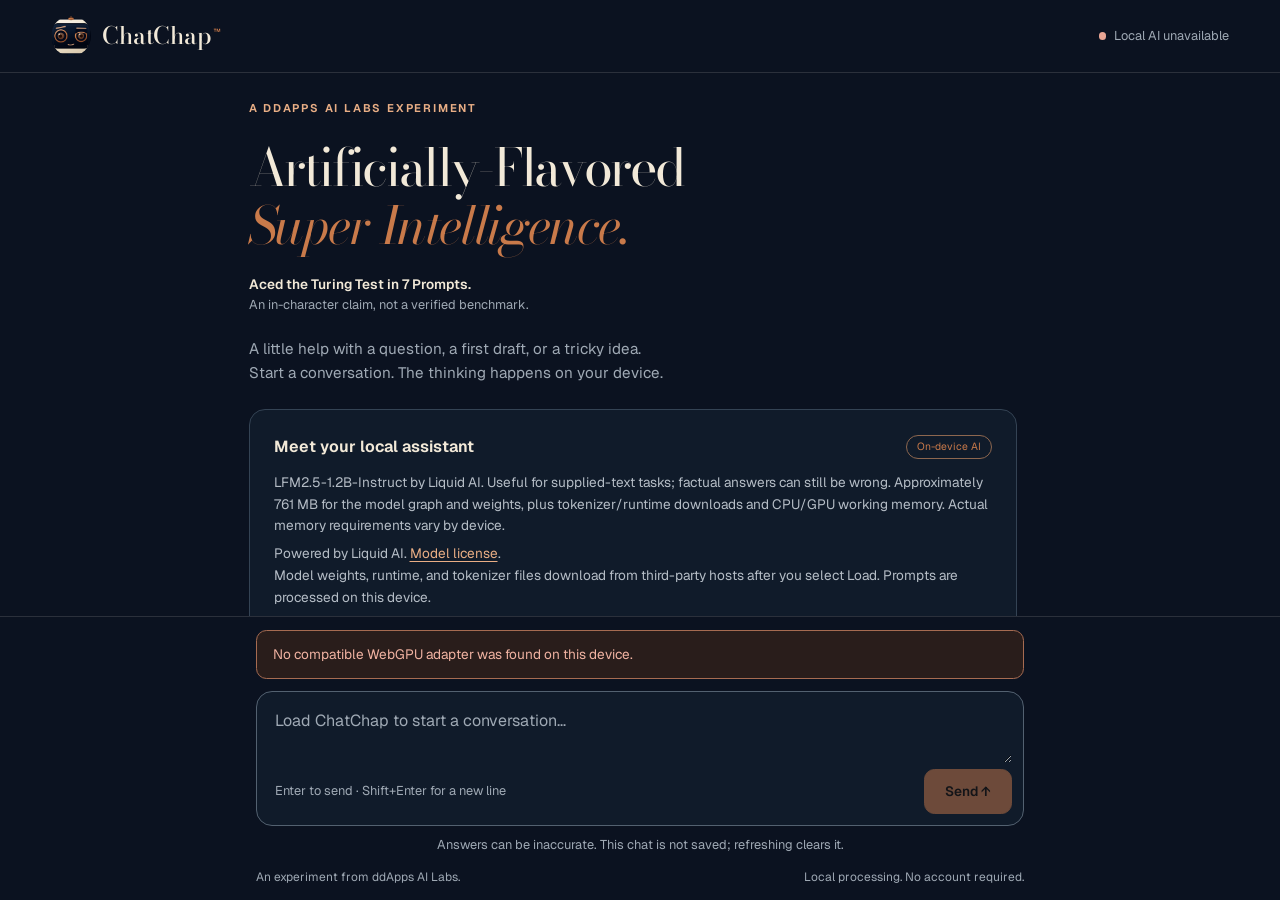
<file: chatchap/chat/index.html>
<!doctype html>
<html lang="en">
  <head>
    <meta charset="utf-8">
    <meta name="viewport" content="width=device-width, initial-scale=1">
    <meta name="theme-color" content="#0b1220">
    <title>Chat with ChatChap — Artificially-Flavored Super Intelligence.</title>
    <link rel="icon" href="../assets/icon-512.png" sizes="512x512">
    <link rel="preconnect" href="https://fonts.googleapis.com">
    <link rel="preconnect" href="https://fonts.gstatic.com" crossorigin>
    <link href="https://fonts.googleapis.com/css2?family=Bodoni+Moda:ital,opsz,wght@0,6..96,400..700;1,6..96,400..600&family=Geist:wght@300..700&family=Geist+Mono:wght@400;500&display=swap" rel="stylesheet">
    <link rel="stylesheet" href="../css/brand.css">
    <link rel="stylesheet" href="../css/chat.css">
    <script type="module" src="../js/app.js"></script>
  </head>
  <body>
    <div class="app">
      <header class="topbar">
        <a class="brand" href="../" aria-label="ChatChap home"><span class="brand-avatar" aria-hidden="true"></span><span class="wordmark">ChatChap<sup>™</sup></span></a>
        <div class="engine-status"><span class="status-dot" aria-hidden="true"></span><span id="status" role="status">Checking browser…</span></div>
      </header>
      <main class="main">
        <div id="scroll-area" class="scroll-area" tabindex="0" role="region" aria-label="Chat conversation">
          <div class="conversation-width">
            <section id="welcome" class="welcome" aria-labelledby="welcome-title">
              <p class="eyebrow">A ddApps AI Labs experiment</p>
              <h1 id="welcome-title">Artificially-Flavored<br><em>Super Intelligence.</em></h1>
              <p class="claim">Aced the Turing Test in 7 Prompts.<span> An in-character claim, not a verified benchmark.</span></p>
              <p class="welcome-copy">A little help with a question, a first draft, or a tricky idea.<br> Start a conversation. The thinking happens on your device.</p>
            </section>
            <section id="model-panel" class="model-panel" aria-labelledby="model-title">
              <div class="panel-heading"><h2 id="model-title">Meet your local assistant</h2><span class="badge">On-device AI</span></div>
              <select id="variant" hidden disabled aria-label="Model"><option value="liquid">Liquid AI — LFM2.5-1.2B-Instruct</option></select>
              <p id="model-resources">LFM2.5-1.2B-Instruct by Liquid AI. Approximately 761 MB for model graph and weights, plus runtime/tokenizer assets and working memory.</p>
              <p class="hint">Powered by Liquid AI. <a href="https://huggingface.co/LiquidAI/LFM2.5-1.2B-Instruct/blob/main/LICENSE">Model license</a>.</p>
              <p>Model weights, runtime, and tokenizer files download from third-party hosts after you select Load. Prompts are processed on this device.</p>
              <details class="device-details"><summary>Device requirements</summary><p>Use localhost or HTTPS and a WebGPU browser with shader-f16 support, such as a recent desktop Chrome or Edge. Sufficient CPU/GPU memory is required; download size is not a memory requirement. Performance varies by device.</p></details>
              <button id="load" type="button" disabled>Load ChatChap <span aria-hidden="true">↗</span></button>
              <div id="loading-progress" hidden>
                <progress id="progress" aria-label="Model download and initialization" max="1"></progress>
                <p id="progress-detail">Preparing runtime…</p>
                <p class="hint">First initialization may take several minutes. Progress includes download and GPU setup.</p>
              </div>
            </section>
            <section aria-labelledby="conversation-title">
              <h2 id="conversation-title" class="sr-only">Conversation</h2>
              <ol id="messages" class="messages"></ol>
            </section>
          </div>
        </div>
        <button id="latest" class="latest secondary" type="button" hidden>Latest reply <span aria-hidden="true">↓</span></button>
      </main>
      <div class="composer-area">
        <div class="conversation-width">
          <div id="error-panel" class="error-panel" hidden>
            <p id="error" role="alert"></p>
            <button id="restart" class="secondary" type="button" hidden>Restart model to retry</button>
          </div>
          <p id="context-notice" class="hint" hidden>Earlier messages are still visible, but only recent exchanges fit in the model’s memory.</p>
          <form id="prompt-form" class="composer">
            <label for="prompt" class="sr-only">Message ChatChap</label>
            <textarea id="prompt" rows="2" maxlength="1000" required disabled placeholder="Load ChatChap to start a conversation…" aria-describedby="prompt-help"></textarea>
            <div class="composer-bottom"><p id="prompt-help">Enter to send · Shift+Enter for a new line</p><button id="send" type="submit" disabled>Send <span aria-hidden="true">↑</span></button></div>
          </form>
          <p class="chat-notice">Answers can be inaccurate. This chat is not saved; refreshing clears it.</p>
          <p id="metrics" class="metrics"></p>
          <footer><span>An experiment from ddApps AI Labs.</span><span>Local processing. No account required.</span></footer>
        </div>
      </div>
    </div>
    <p id="announcement" class="sr-only" aria-live="polite" aria-atomic="true"></p>
    <noscript><p class="noscript">Enable JavaScript to use ChatChap’s local model.</p></noscript>
  </body>
</html>
</file>
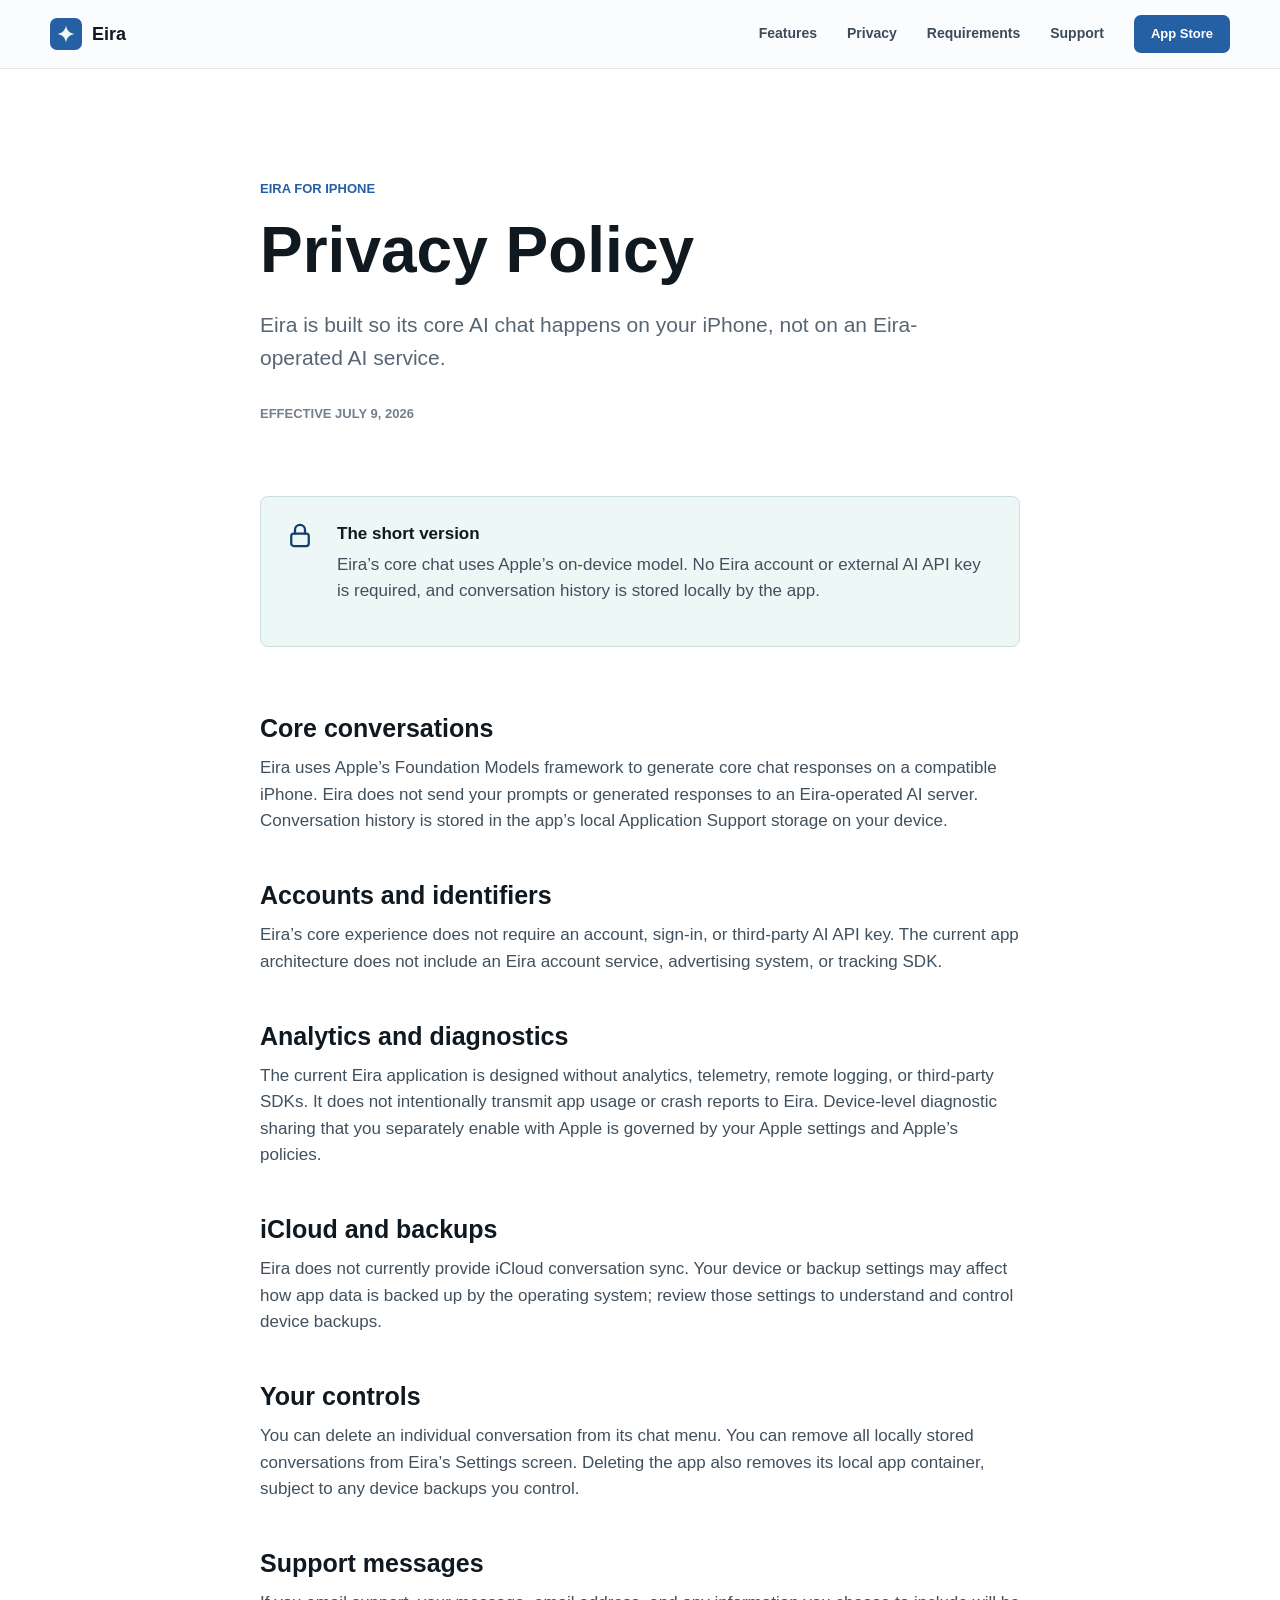
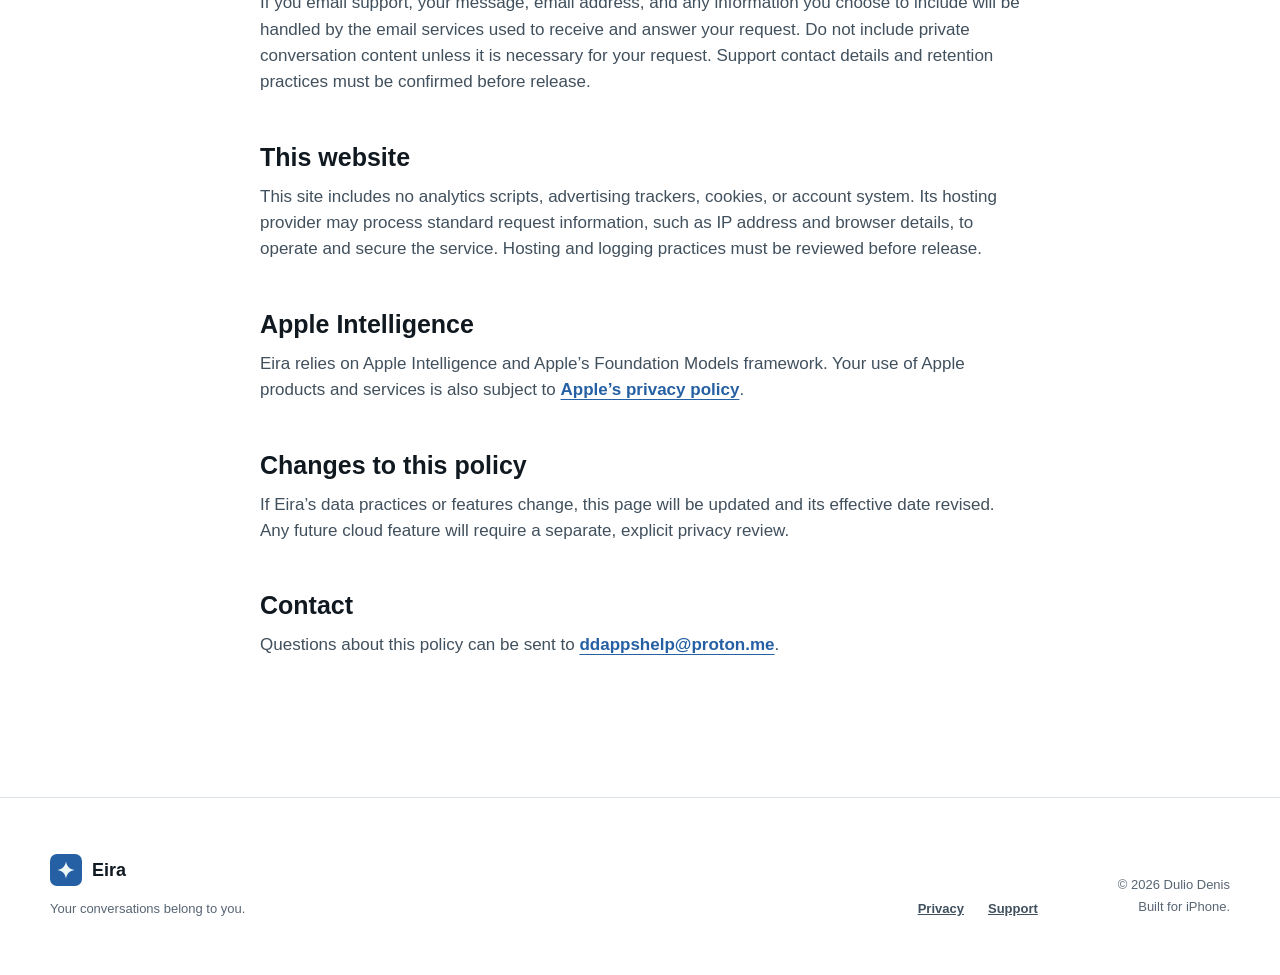
<file: eira/privacy.html>
<!doctype html>
<html lang="en">
  <head>
    <!-- LAUNCH SETTINGS: replace ddapps.co canonical/social URLs and
         ddappshelp@proton.me; review the policy checklist before release. -->
    
    <meta charset="utf-8">
    <meta name="viewport" content="width=device-width, initial-scale=1">
    <title>Privacy Policy | Eira</title>
    <meta name="description" content="Learn how Eira processes core AI conversations on device and stores conversation history locally on your iPhone.">
    <meta name="theme-color" content="#2660A4">
    <meta name="color-scheme" content="light">
    <link rel="canonical" href="https://ddapps.co/eira/privacy.html">
    <link rel="icon" type="image/png" sizes="32x32" href="assets/favicon-32.png">
    <link rel="apple-touch-icon" href="assets/eira-icon-180.png">
    <link rel="stylesheet" href="assets/site.css">
    <meta property="og:type" content="website">
    <meta property="og:site_name" content="Eira">
    <meta property="og:title" content="Privacy Policy | Eira">
    <meta property="og:description" content="Learn how Eira processes core AI conversations on device and stores conversation history locally on your iPhone.">
    <meta property="og:url" content="https://ddapps.co/eira/privacy.html">
    <meta property="og:image" content="https://ddapps.co/eira/assets/eira-social-preview.png">
    <meta property="og:image:width" content="1200">
    <meta property="og:image:height" content="630">
    <meta property="og:image:alt" content="Eira, a private on-device AI assistant for iPhone">
    <meta name="twitter:card" content="summary_large_image">
    <meta name="twitter:title" content="Privacy Policy | Eira">
    <meta name="twitter:description" content="Learn how Eira processes core AI conversations on device and stores conversation history locally on your iPhone.">
    <meta name="twitter:image" content="https://ddapps.co/eira/assets/eira-social-preview.png">
  
    
  </head>
  <body id="top">
    <a class="skip-link" href="#main">Skip to content</a>
    
    <header class="site-header" data-header>
      <div class="shell nav-shell">
        <a class="brand" href="index.html" aria-label="Eira home">
          <span class="brand-mark" aria-hidden="true"><svg viewBox="0 0 100 100"><path d="M50 3c4.8 27.4 19.6 42.2 47 47-27.4 4.8-42.2 19.6-47 47-4.8-27.4-19.6-42.2-47-47 27.4-4.8 42.2-19.6 47-47Z"/></svg></span>
          <span>Eira</span>
        </a>
        <button class="menu-button" type="button" aria-expanded="false" aria-controls="site-navigation" aria-label="Open navigation" data-menu-button>
          <svg class="menu-open-icon" aria-hidden="true" viewBox="0 0 24 24" fill="none" stroke="currentColor" stroke-width="1.8" stroke-linecap="round" stroke-linejoin="round"><path d="M4 7h16M4 12h16M4 17h16"/></svg>
          <svg class="menu-close-icon" aria-hidden="true" viewBox="0 0 24 24" fill="none" stroke="currentColor" stroke-width="1.8" stroke-linecap="round" stroke-linejoin="round"><path d="m6 6 12 12M18 6 6 18"/></svg>
        </button>
        <nav class="site-nav" id="site-navigation" aria-label="Primary" data-navigation>
          <a href="index.html#features">Features</a>
          <a href="privacy.html">Privacy</a>
          <a href="index.html#requirements">Requirements</a>
          <a href="support.html">Support</a>
          <a class="nav-cta" href="https://apps.apple.com/us/app/eira-private-ai-chat/id6789440571">App Store</a>
        </nav>
      </div>
    </header>
    
  <main id="main" class="legal-main">
    <header class="page-hero shell narrow-shell">
      <p class="eyebrow">Eira for iPhone</p>
      <h1>Privacy Policy</h1>
      <p class="page-summary">Eira is built so its core AI chat happens on your iPhone, not on an Eira-operated AI service.</p>
      <p class="updated">Effective July 9, 2026</p>
    </header>
    <article class="legal-content shell narrow-shell">
      <!-- DEVELOPER NOTE: Before publication, confirm analytics, crash reporting,
           diagnostic collection, iCloud/backup behavior, support-email retention,
           website host/logging, legal entity/contact details, and the effective date. -->
      <aside class="policy-summary" aria-label="Privacy policy summary">
        <svg class="icon" aria-hidden="true" viewBox="0 0 24 24" fill="none" stroke="currentColor" stroke-width="1.8" stroke-linecap="round" stroke-linejoin="round"><rect x="5" y="10" width="14" height="10" rx="2"/><path d="M8 10V7a4 4 0 0 1 8 0v3"/></svg>
        <p><strong>The short version</strong>Eira&rsquo;s core chat uses Apple&rsquo;s on-device model. No Eira account or external AI API key is required, and conversation history is stored locally by the app.</p>
      </aside>

      <h2>Core conversations</h2>
      <p>Eira uses Apple&rsquo;s Foundation Models framework to generate core chat responses on a compatible iPhone. Eira does not send your prompts or generated responses to an Eira-operated AI server. Conversation history is stored in the app&rsquo;s local Application Support storage on your device.</p>

      <h2>Accounts and identifiers</h2>
      <p>Eira&rsquo;s core experience does not require an account, sign-in, or third-party AI API key. The current app architecture does not include an Eira account service, advertising system, or tracking SDK.</p>

      <h2>Analytics and diagnostics</h2>
      <p>The current Eira application is designed without analytics, telemetry, remote logging, or third-party SDKs. It does not intentionally transmit app usage or crash reports to Eira. Device-level diagnostic sharing that you separately enable with Apple is governed by your Apple settings and Apple&rsquo;s policies.</p>

      <h2>iCloud and backups</h2>
      <p>Eira does not currently provide iCloud conversation sync. Your device or backup settings may affect how app data is backed up by the operating system; review those settings to understand and control device backups.</p>

      <h2>Your controls</h2>
      <p>You can delete an individual conversation from its chat menu. You can remove all locally stored conversations from Eira&rsquo;s Settings screen. Deleting the app also removes its local app container, subject to any device backups you control.</p>

      <h2>Support messages</h2>
      <p>If you email support, your message, email address, and any information you choose to include will be handled by the email services used to receive and answer your request. Do not include private conversation content unless it is necessary for your request. Support contact details and retention practices must be confirmed before release.</p>

      <h2>This website</h2>
      <p>This site includes no analytics scripts, advertising trackers, cookies, or account system. Its hosting provider may process standard request information, such as IP address and browser details, to operate and secure the service. Hosting and logging practices must be reviewed before release.</p>

      <h2>Apple Intelligence</h2>
      <p>Eira relies on Apple Intelligence and Apple&rsquo;s Foundation Models framework. Your use of Apple products and services is also subject to <a href="https://www.apple.com/legal/privacy/">Apple&rsquo;s privacy policy</a>.</p>

      <h2>Changes to this policy</h2>
      <p>If Eira&rsquo;s data practices or features change, this page will be updated and its effective date revised. Any future cloud feature will require a separate, explicit privacy review.</p>

      <h2>Contact</h2>
      <p>Questions about this policy can be sent to <a href="mailto:ddappshelp@proton.me">ddappshelp@proton.me</a>.</p>
    </article>
  </main>
    
    <footer class="site-footer">
      <div class="shell footer-grid">
        <div class="footer-brand">
          <a class="brand" href="index.html" aria-label="Eira home"><span class="brand-mark" aria-hidden="true"><svg viewBox="0 0 100 100"><path d="M50 3c4.8 27.4 19.6 42.2 47 47-27.4 4.8-42.2 19.6-47 47-4.8-27.4-19.6-42.2-47-47 27.4-4.8 42.2-19.6 47-47Z"/></svg></span><span>Eira</span></a>
          <p>Your conversations belong to you.</p>
        </div>
        <nav class="footer-links" aria-label="Footer">
          <a href="privacy.html">Privacy</a>
          <a href="support.html">Support</a>
        </nav>
        <div class="footer-meta">
          <p>&copy; 2026 Dulio Denis</p>
          <p>Built for iPhone.</p>
        </div>
      </div>
    </footer>
    <script src="assets/site.js" defer></script>
  </body>
</html>
</file>
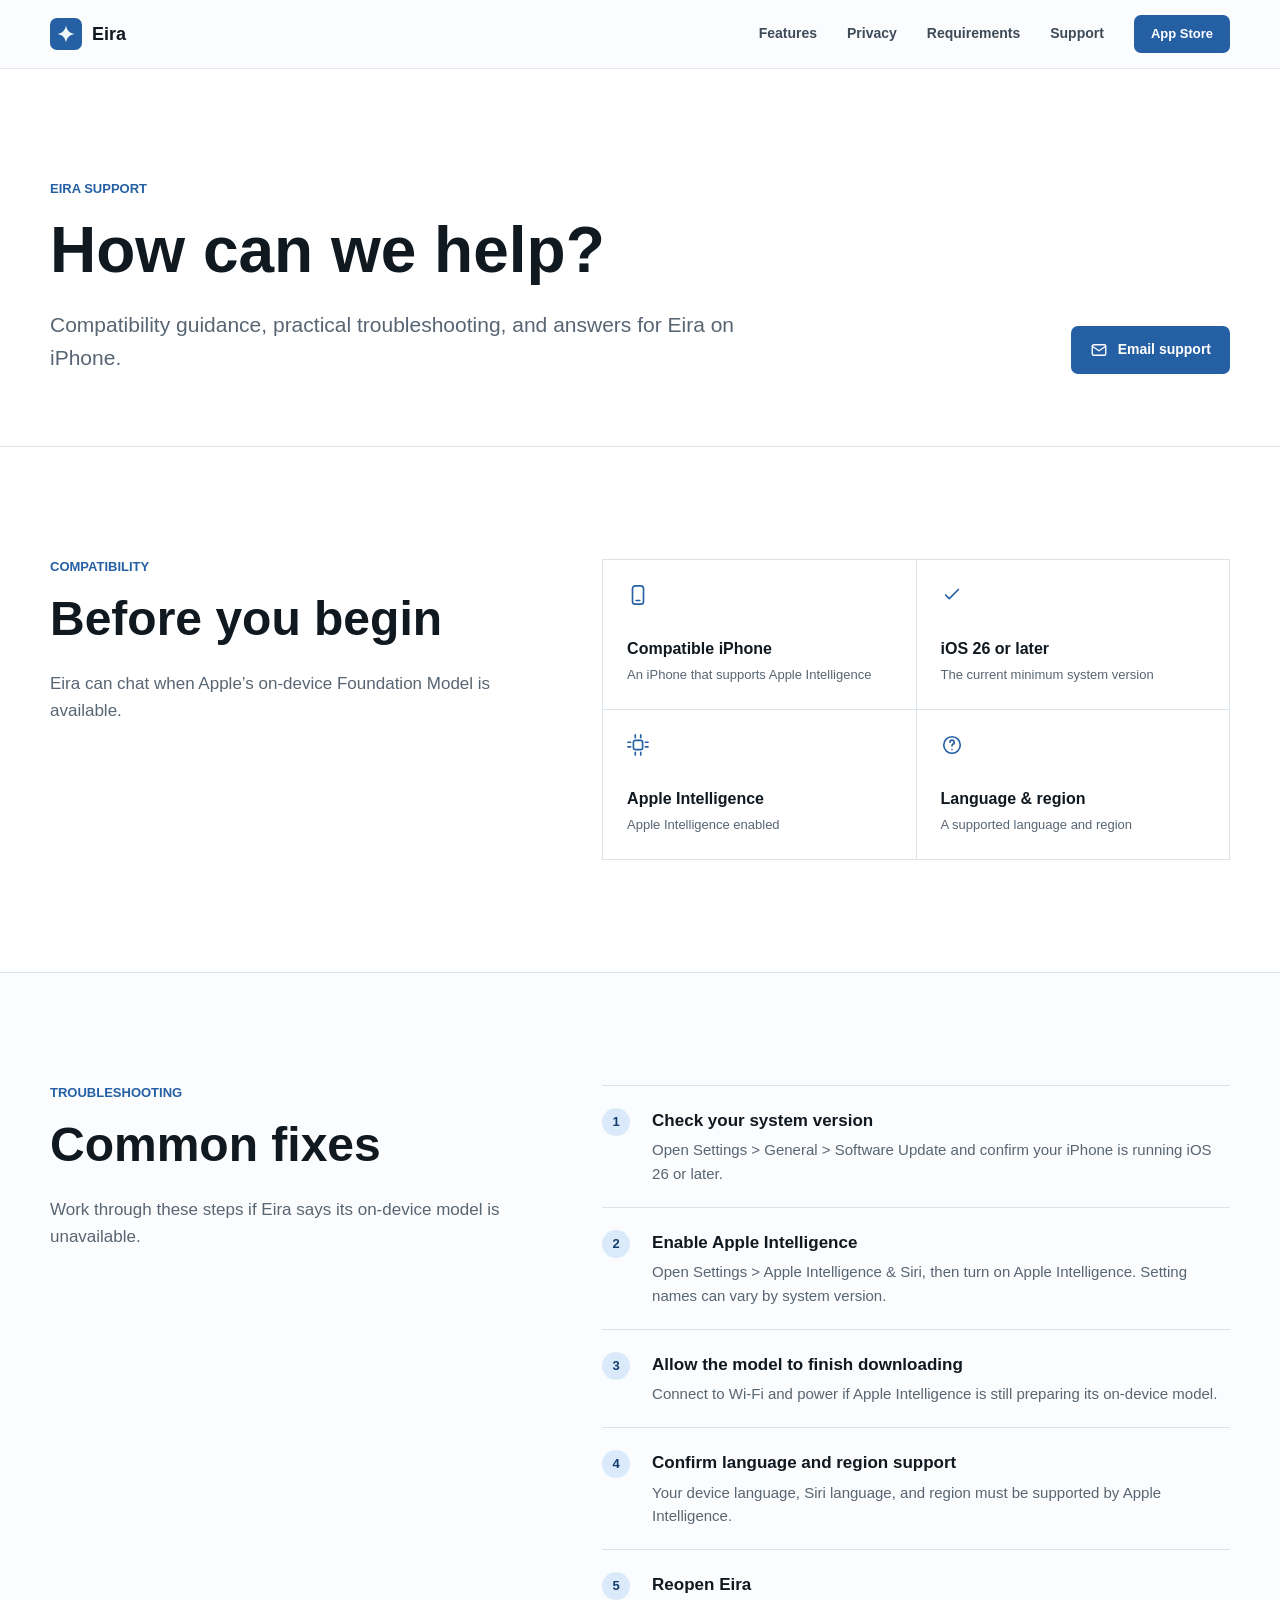
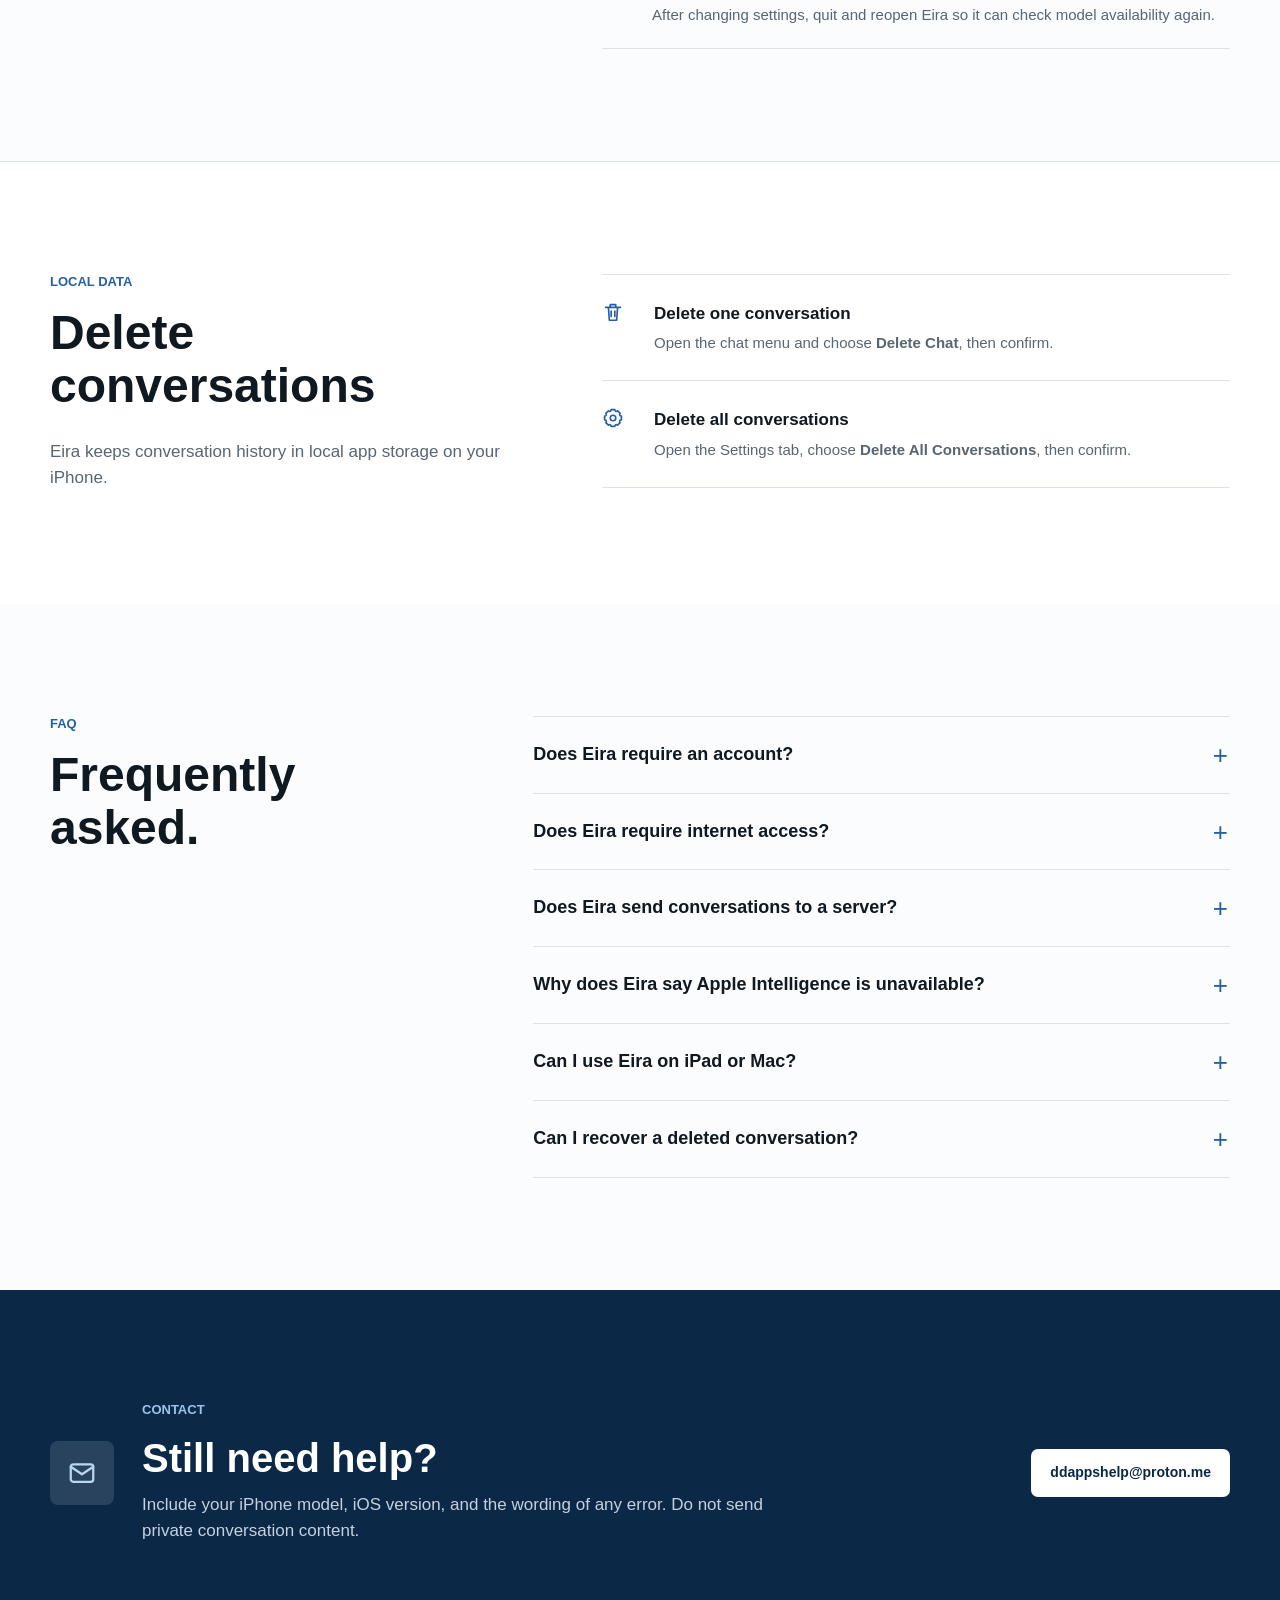
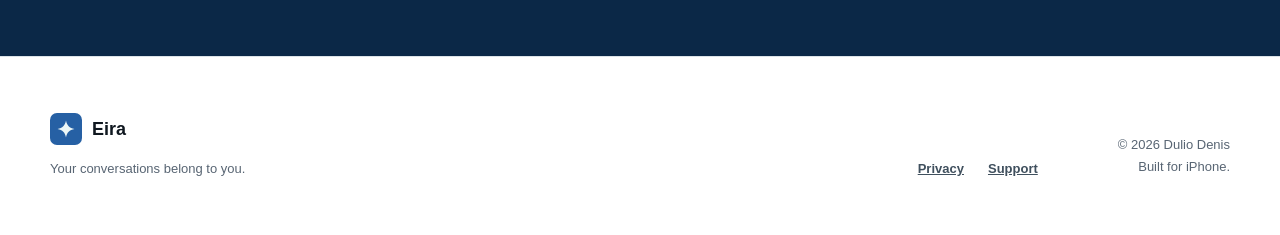
<file: eira/support.html>
<!doctype html>
<html lang="en">
  <head>
    <!-- LAUNCH SETTINGS: replace ddapps.co canonical/social URLs,
         ddappshelp@proton.me, and verify iOS compatibility before release. -->
    
    <meta charset="utf-8">
    <meta name="viewport" content="width=device-width, initial-scale=1">
    <title>Support | Eira</title>
    <meta name="description" content="Get compatibility guidance, troubleshooting steps, and answers to common questions about Eira for iPhone.">
    <meta name="theme-color" content="#2660A4">
    <meta name="color-scheme" content="light">
    <link rel="canonical" href="https://ddapps.co/eira/support.html">
    <link rel="icon" type="image/png" sizes="32x32" href="assets/favicon-32.png">
    <link rel="apple-touch-icon" href="assets/eira-icon-180.png">
    <link rel="stylesheet" href="assets/site.css">
    <meta property="og:type" content="website">
    <meta property="og:site_name" content="Eira">
    <meta property="og:title" content="Support | Eira">
    <meta property="og:description" content="Get compatibility guidance, troubleshooting steps, and answers to common questions about Eira for iPhone.">
    <meta property="og:url" content="https://ddapps.co/eira/support.html">
    <meta property="og:image" content="https://ddapps.co/eira/assets/eira-social-preview.png">
    <meta property="og:image:width" content="1200">
    <meta property="og:image:height" content="630">
    <meta property="og:image:alt" content="Eira, a private on-device AI assistant for iPhone">
    <meta name="twitter:card" content="summary_large_image">
    <meta name="twitter:title" content="Support | Eira">
    <meta name="twitter:description" content="Get compatibility guidance, troubleshooting steps, and answers to common questions about Eira for iPhone.">
    <meta name="twitter:image" content="https://ddapps.co/eira/assets/eira-social-preview.png">
  
    
  </head>
  <body id="top">
    <a class="skip-link" href="#main">Skip to content</a>
    
    <header class="site-header" data-header>
      <div class="shell nav-shell">
        <a class="brand" href="index.html" aria-label="Eira home">
          <span class="brand-mark" aria-hidden="true"><svg viewBox="0 0 100 100"><path d="M50 3c4.8 27.4 19.6 42.2 47 47-27.4 4.8-42.2 19.6-47 47-4.8-27.4-19.6-42.2-47-47 27.4-4.8 42.2-19.6 47-47Z"/></svg></span>
          <span>Eira</span>
        </a>
        <button class="menu-button" type="button" aria-expanded="false" aria-controls="site-navigation" aria-label="Open navigation" data-menu-button>
          <svg class="menu-open-icon" aria-hidden="true" viewBox="0 0 24 24" fill="none" stroke="currentColor" stroke-width="1.8" stroke-linecap="round" stroke-linejoin="round"><path d="M4 7h16M4 12h16M4 17h16"/></svg>
          <svg class="menu-close-icon" aria-hidden="true" viewBox="0 0 24 24" fill="none" stroke="currentColor" stroke-width="1.8" stroke-linecap="round" stroke-linejoin="round"><path d="m6 6 12 12M18 6 6 18"/></svg>
        </button>
        <nav class="site-nav" id="site-navigation" aria-label="Primary" data-navigation>
          <a href="index.html#features">Features</a>
          <a href="privacy.html">Privacy</a>
          <a href="index.html#requirements">Requirements</a>
          <a href="support.html">Support</a>
          <a class="nav-cta" href="https://apps.apple.com/us/app/eira-private-ai-chat/id6789440571">App Store</a>
        </nav>
      </div>
    </header>
    
  <main id="main" class="support-main">
    <header class="page-hero shell support-hero">
      <div>
        <p class="eyebrow">Eira Support</p>
        <h1>How can we help?</h1>
        <p class="page-summary">Compatibility guidance, practical troubleshooting, and answers for Eira on iPhone.</p>
      </div>
      <a class="button button-primary" href="mailto:ddappshelp@proton.me"><svg class="icon" aria-hidden="true" viewBox="0 0 24 24" fill="none" stroke="currentColor" stroke-width="1.8" stroke-linecap="round" stroke-linejoin="round"><rect x="3" y="5" width="18" height="14" rx="2"/><path d="m3 7 9 6 9-6"/></svg> Email support</a>
    </header>

    <section class="support-section section" aria-labelledby="compatibility-title">
      <div class="shell support-layout">
        <div>
          <p class="section-label">Compatibility</p>
          <h2 id="compatibility-title">Before you begin</h2>
          <p>Eira can chat when Apple&rsquo;s on-device Foundation Model is available.</p>
        </div>
        
    <ul class="requirement-list" role="list">
      <li><svg class="icon" aria-hidden="true" viewBox="0 0 24 24" fill="none" stroke="currentColor" stroke-width="1.8" stroke-linecap="round" stroke-linejoin="round"><rect x="6" y="2" width="12" height="20" rx="3"/><path d="M10 18h4"/></svg><span><strong>Compatible iPhone</strong>An iPhone that supports Apple Intelligence</span></li>
      <li><svg class="icon" aria-hidden="true" viewBox="0 0 24 24" fill="none" stroke="currentColor" stroke-width="1.8" stroke-linecap="round" stroke-linejoin="round"><path d="m5 12 4 4L19 6"/></svg><span><strong>iOS 26 or later</strong>The current minimum system version</span></li>
      <li><svg class="icon" aria-hidden="true" viewBox="0 0 24 24" fill="none" stroke="currentColor" stroke-width="1.8" stroke-linecap="round" stroke-linejoin="round"><rect x="7" y="7" width="10" height="10" rx="2"/><path d="M9 1v3M15 1v3M9 20v3M15 20v3M20 9h3M20 14h3M1 9h3M1 14h3"/></svg><span><strong>Apple Intelligence</strong>Apple Intelligence enabled</span></li>
      <li><svg class="icon" aria-hidden="true" viewBox="0 0 24 24" fill="none" stroke="currentColor" stroke-width="1.8" stroke-linecap="round" stroke-linejoin="round"><circle cx="12" cy="12" r="9"/><path d="M9.8 9a2.3 2.3 0 1 1 3 2.2c-.8.3-.8 1-.8 1.8M12 17h.01"/></svg><span><strong>Language &amp; region</strong>A supported language and region</span></li>
    </ul>
      </div>
    </section>

    <section class="support-section section tinted-section" aria-labelledby="troubleshooting-title">
      <div class="shell support-layout">
        <div>
          <p class="section-label">Troubleshooting</p>
          <h2 id="troubleshooting-title">Common fixes</h2>
          <p>Work through these steps if Eira says its on-device model is unavailable.</p>
        </div>
        <ol class="steps-list">
          <li><span>1</span><div><strong>Check your system version</strong><p>Open Settings &gt; General &gt; Software Update and confirm your iPhone is running iOS 26 or later.</p></div></li>
          <li><span>2</span><div><strong>Enable Apple Intelligence</strong><p>Open Settings &gt; Apple Intelligence &amp; Siri, then turn on Apple Intelligence. Setting names can vary by system version.</p></div></li>
          <li><span>3</span><div><strong>Allow the model to finish downloading</strong><p>Connect to Wi-Fi and power if Apple Intelligence is still preparing its on-device model.</p></div></li>
          <li><span>4</span><div><strong>Confirm language and region support</strong><p>Your device language, Siri language, and region must be supported by Apple Intelligence.</p></div></li>
          <li><span>5</span><div><strong>Reopen Eira</strong><p>After changing settings, quit and reopen Eira so it can check model availability again.</p></div></li>
        </ol>
      </div>
    </section>

    <section class="support-section section" aria-labelledby="data-title">
      <div class="shell support-layout">
        <div>
          <p class="section-label">Local data</p>
          <h2 id="data-title">Delete conversations</h2>
          <p>Eira keeps conversation history in local app storage on your iPhone.</p>
        </div>
        <div class="data-controls">
          <article><svg class="icon" aria-hidden="true" viewBox="0 0 24 24" fill="none" stroke="currentColor" stroke-width="1.8" stroke-linecap="round" stroke-linejoin="round"><path d="M4 7h16M9 7V4h6v3M7 7l1 14h8l1-14M10 11v6M14 11v6"/></svg><div><h3>Delete one conversation</h3><p>Open the chat menu and choose <strong>Delete Chat</strong>, then confirm.</p></div></article>
          <article><svg class="icon" aria-hidden="true" viewBox="0 0 24 24" fill="none" stroke="currentColor" stroke-width="1.8" stroke-linecap="round" stroke-linejoin="round"><circle cx="12" cy="12" r="3"/><path d="M19.4 15a1.7 1.7 0 0 0 .3 1.9l.1.1-2.8 2.8-.1-.1a1.7 1.7 0 0 0-1.9-.3 1.7 1.7 0 0 0-1 1.6v.2h-4V21a1.7 1.7 0 0 0-1-1.6 1.7 1.7 0 0 0-1.9.3l-.1.1L4.2 17l.1-.1a1.7 1.7 0 0 0 .3-1.9A1.7 1.7 0 0 0 3 14H2.8v-4H3a1.7 1.7 0 0 0 1.6-1 1.7 1.7 0 0 0-.3-1.9L4.2 7 7 4.2l.1.1a1.7 1.7 0 0 0 1.9.3A1.7 1.7 0 0 0 10 3v-.2h4V3a1.7 1.7 0 0 0 1 1.6 1.7 1.7 0 0 0 1.9-.3l.1-.1L19.8 7l-.1.1a1.7 1.7 0 0 0-.3 1.9 1.7 1.7 0 0 0 1.6 1h.2v4H21a1.7 1.7 0 0 0-1.6 1Z"/></svg><div><h3>Delete all conversations</h3><p>Open the Settings tab, choose <strong>Delete All Conversations</strong>, then confirm.</p></div></article>
        </div>
      </div>
    </section>

    <section class="faq section tinted-section" id="support-faq" aria-labelledby="support-faq-title">
      <div class="shell faq-grid">
        <div>
          <p class="section-label">FAQ</p>
          <h2 id="support-faq-title">Frequently asked.</h2>
        </div>
        <div class="accordion">
          <details>
            <summary>Does Eira require an account?</summary>
            <p>No. Eira&rsquo;s core chat experience does not require registration, sign-in, or a subscription.</p>
          </details>
          <details>
            <summary>Does Eira require internet access?</summary>
            <p>Core chat works without a network connection after Apple Intelligence is enabled and its model is available. Initial setup and model downloads may require internet access.</p>
          </details>
          <details>
            <summary>Does Eira send conversations to a server?</summary>
            <p>No. Core AI conversations are processed by Apple&rsquo;s on-device model and stored locally by Eira.</p>
          </details>
          <details>
            <summary>Why does Eira say Apple Intelligence is unavailable?</summary>
            <p>Your iPhone may be incompatible, Apple Intelligence may be disabled or still downloading, or your current language and region may not be supported.</p>
          </details>
          <details>
            <summary>Can I use Eira on iPad or Mac?</summary>
            <p>Not currently. Eira&rsquo;s documented release target is iPhone. iPad and Mac support are planned as possible future work.</p>
          </details>
          <details>
            <summary>Can I recover a deleted conversation?</summary>
            <p>Eira does not include a restore feature for deleted conversations. Review the confirmation prompt before deleting.</p>
          </details>
        </div>
      </div>
    </section>

    <section class="contact-section section" aria-labelledby="contact-title">
      <div class="shell contact-inner">
        <span class="contact-icon"><svg class="icon" aria-hidden="true" viewBox="0 0 24 24" fill="none" stroke="currentColor" stroke-width="1.8" stroke-linecap="round" stroke-linejoin="round"><rect x="3" y="5" width="18" height="14" rx="2"/><path d="m3 7 9 6 9-6"/></svg></span>
        <div>
          <p class="section-label section-label-light">Contact</p>
          <h2 id="contact-title">Still need help?</h2>
          <p>Include your iPhone model, iOS version, and the wording of any error. Do not send private conversation content.</p>
        </div>
        <a class="button button-light" href="mailto:ddappshelp@proton.me">ddappshelp@proton.me</a>
      </div>
    </section>
  </main>
    
    <footer class="site-footer">
      <div class="shell footer-grid">
        <div class="footer-brand">
          <a class="brand" href="index.html" aria-label="Eira home"><span class="brand-mark" aria-hidden="true"><svg viewBox="0 0 100 100"><path d="M50 3c4.8 27.4 19.6 42.2 47 47-27.4 4.8-42.2 19.6-47 47-4.8-27.4-19.6-42.2-47-47 27.4-4.8 42.2-19.6 47-47Z"/></svg></span><span>Eira</span></a>
          <p>Your conversations belong to you.</p>
        </div>
        <nav class="footer-links" aria-label="Footer">
          <a href="privacy.html">Privacy</a>
          <a href="support.html">Support</a>
        </nav>
        <div class="footer-meta">
          <p>&copy; 2026 Dulio Denis</p>
          <p>Built for iPhone.</p>
        </div>
      </div>
    </footer>
    <script src="assets/site.js" defer></script>
  </body>
</html>
</file>
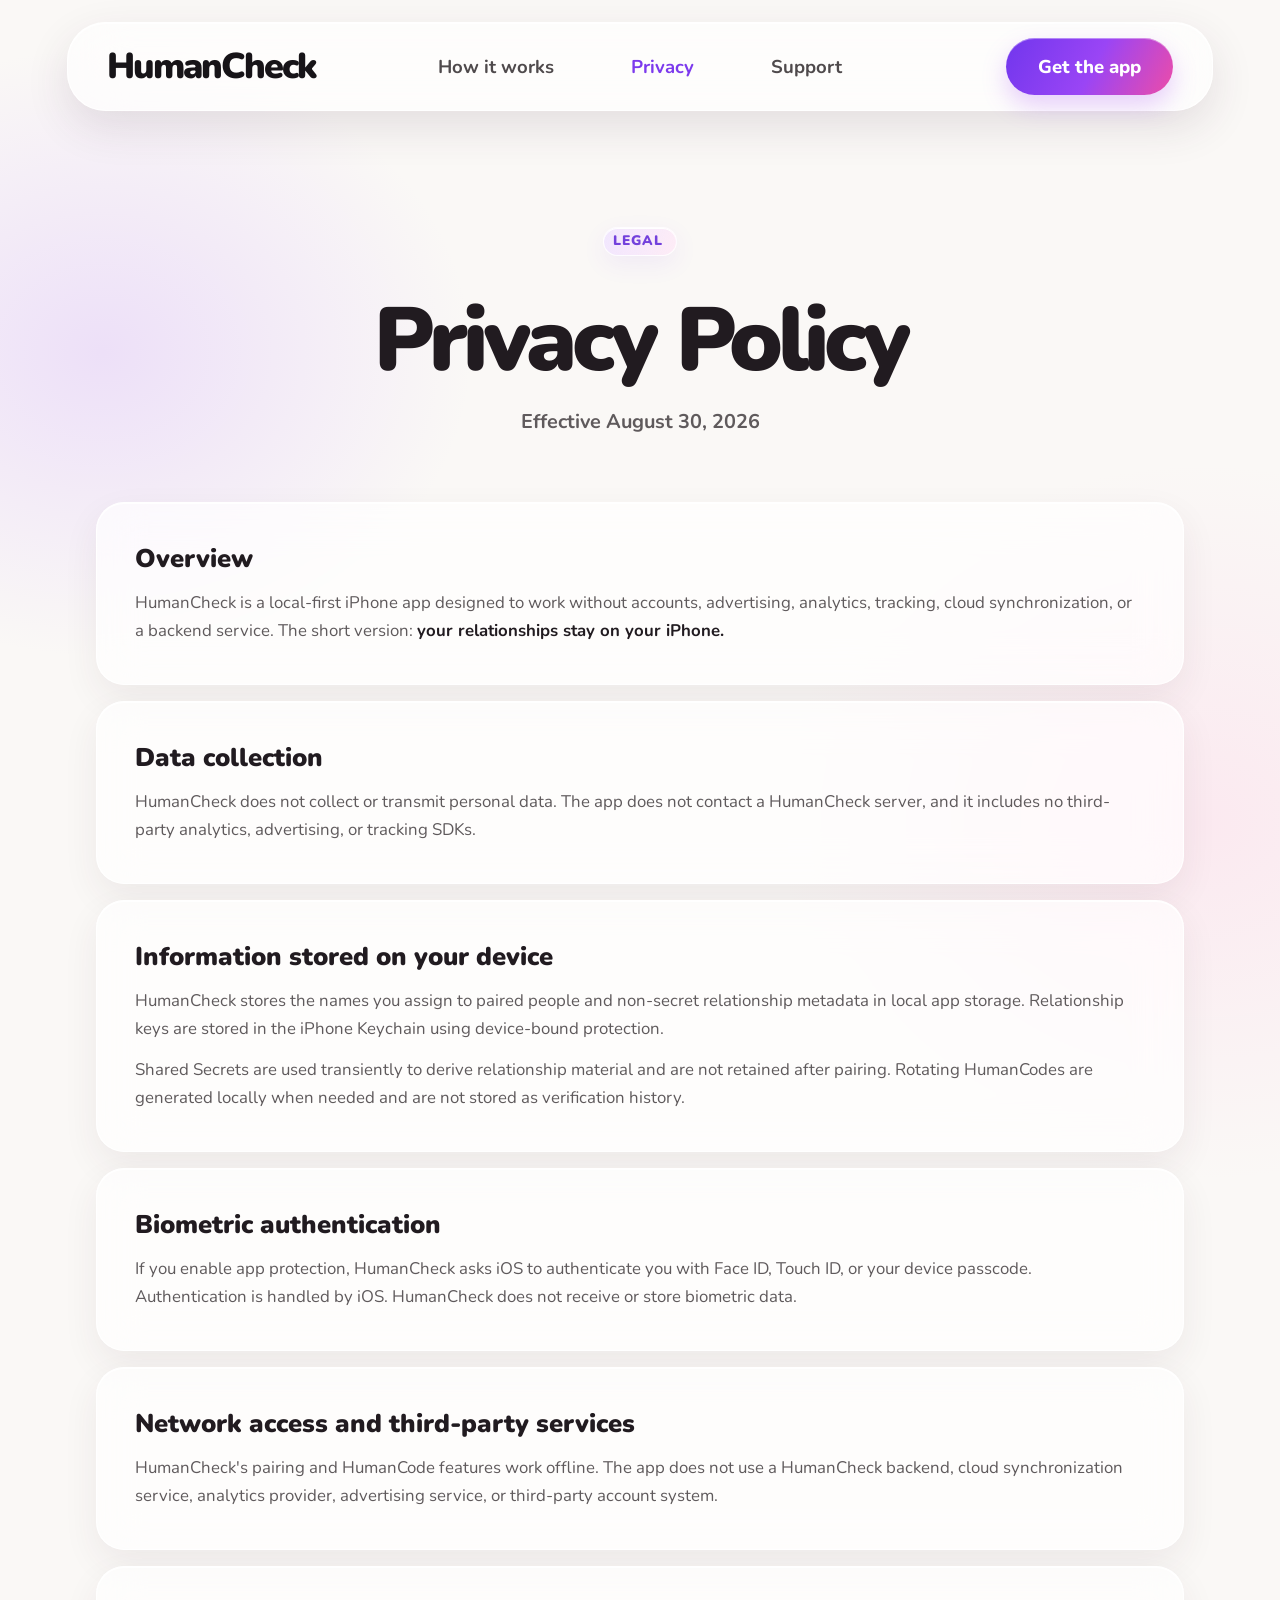
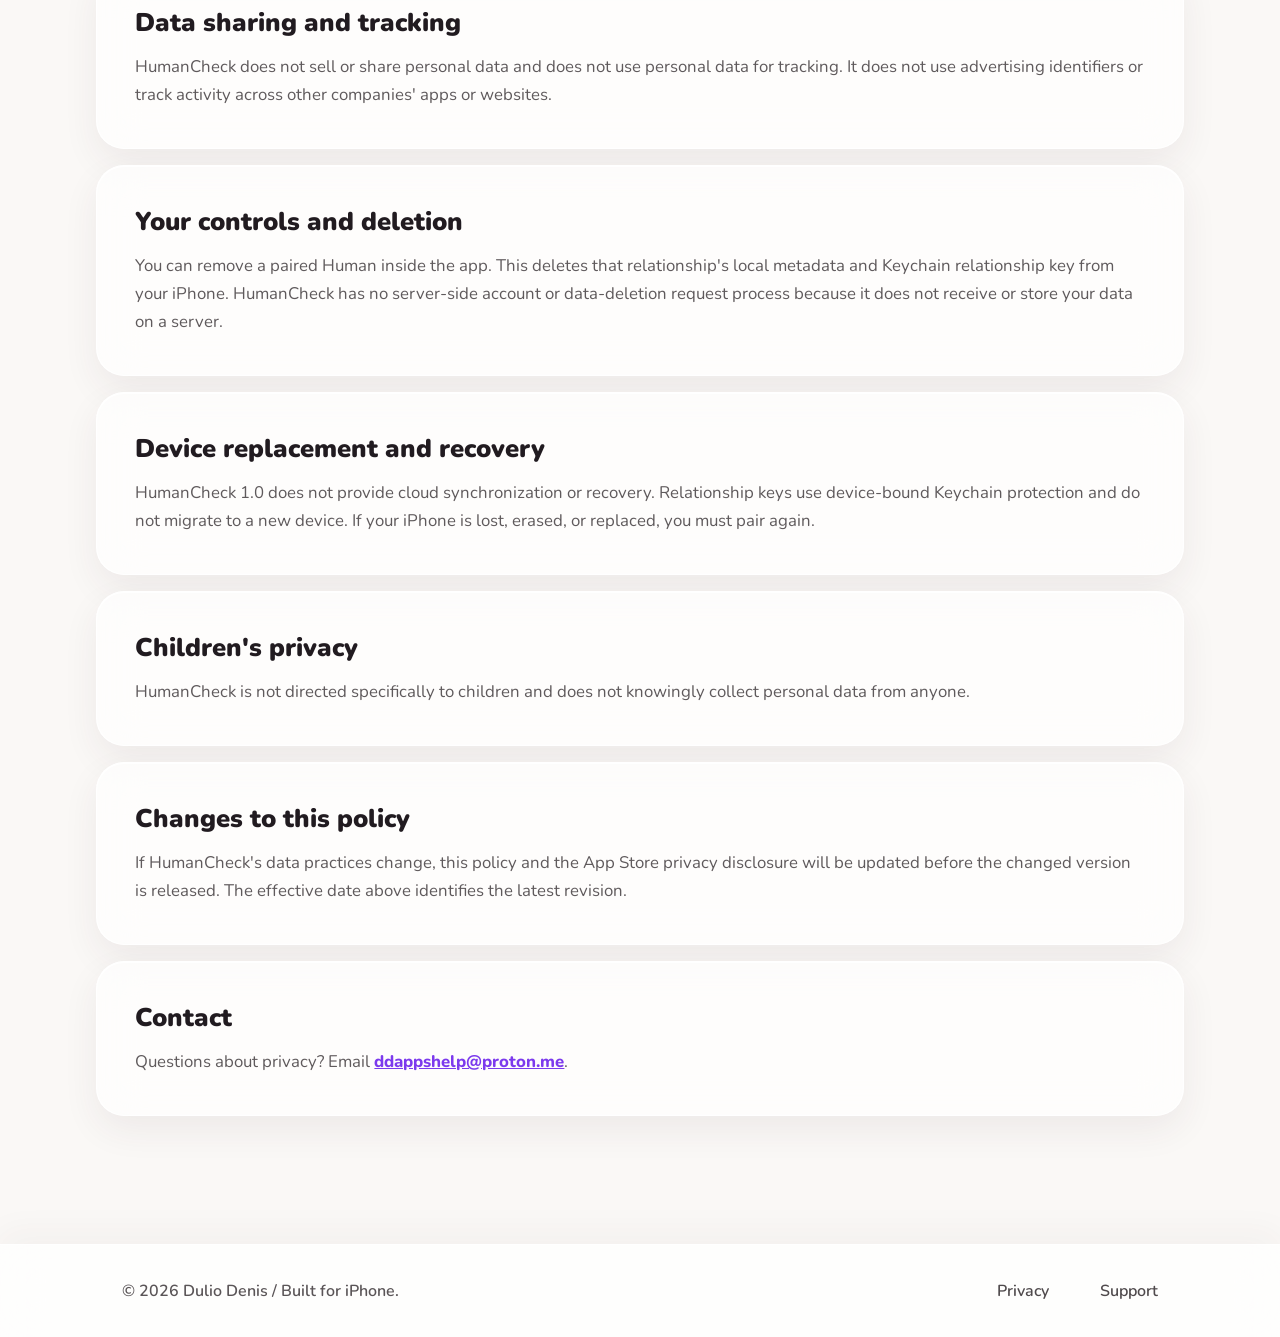
<file: humancheck/privacy.html>
<!doctype html>
<html lang="en">
<head>
  <meta charset="utf-8" />
  <meta name="viewport" content="width=device-width, initial-scale=1" />
  <meta name="theme-color" content="#faf8f6" />
  <title>Privacy Policy | HumanCheck</title>
  <meta name="description" content="How HumanCheck protects local relationship data and works without accounts, analytics, tracking, cloud synchronization, or a backend." />
  <link rel="icon" href="humancheck-favicon.ico" sizes="any" />
  <link rel="icon" type="image/png" sizes="64x64" href="assets/brand/humancheck-favicon-64.png" />
  <link rel="apple-touch-icon" sizes="180x180" href="assets/brand/apple-touch-icon.png" />
  <link rel="preconnect" href="https://fonts.googleapis.com" />
  <link rel="preconnect" href="https://fonts.gstatic.com" crossorigin />
  <link rel="stylesheet" href="https://fonts.googleapis.com/css2?family=Nunito:wght@400;500;600;700;800;900&display=swap" />
  <link rel="stylesheet" href="styles.css" />
</head>
<body class="hc-legal-page">
  <a class="hc-skip-link" href="#main-content">Skip to content</a>
  <header class="hc-nav">
    <a class="hc-brand" href="index.html" aria-label="HumanCheck home">HumanCheck</a>
    <nav class="hc-nav-links" aria-label="Primary navigation">
      <a href="index.html#how">How it works</a>
      <a href="privacy.html" aria-current="page">Privacy</a>
      <a href="support.html">Support</a>
    </nav>
    <details class="hc-mobile-menu">
      <summary aria-label="Open navigation menu"><span class="hc-menu-icon" aria-hidden="true"><i></i><i></i><i></i></span></summary>
      <nav aria-label="Mobile navigation">
        <a href="index.html#how">How it works</a>
        <a href="privacy.html" aria-current="page">Privacy</a>
        <a href="support.html">Support</a>
      </nav>
    </details>
    <a class="hc-button hc-button-nav" href="https://apps.apple.com/us/app/humancheck/id6806881684" target="_blank" rel="noopener noreferrer" aria-label="Download HumanCheck on the App Store">Get the app</a>
  </header>

  <main class="hc-content-page" id="main-content">
    <header class="hc-page-hero">
      <p class="hc-badge">Legal</p>
      <h1>Privacy Policy</h1>
      <p class="hc-policy-date">Effective August 30, 2026</p>
    </header>

    <div class="hc-prose-stack">
      <section class="hc-prose-card">
        <h2>Overview</h2>
        <p>HumanCheck is a local-first iPhone app designed to work without accounts, advertising, analytics, tracking, cloud synchronization, or a backend service. The short version: <strong>your relationships stay on your iPhone.</strong></p>
      </section>
      <section class="hc-prose-card">
        <h2>Data collection</h2>
        <p>HumanCheck does not collect or transmit personal data. The app does not contact a HumanCheck server, and it includes no third-party analytics, advertising, or tracking SDKs.</p>
      </section>
      <section class="hc-prose-card">
        <h2>Information stored on your device</h2>
        <p>HumanCheck stores the names you assign to paired people and non-secret relationship metadata in local app storage. Relationship keys are stored in the iPhone Keychain using device-bound protection.</p>
        <p>Shared Secrets are used transiently to derive relationship material and are not retained after pairing. Rotating HumanCodes are generated locally when needed and are not stored as verification history.</p>
      </section>
      <section class="hc-prose-card">
        <h2>Biometric authentication</h2>
        <p>If you enable app protection, HumanCheck asks iOS to authenticate you with Face ID, Touch ID, or your device passcode. Authentication is handled by iOS. HumanCheck does not receive or store biometric data.</p>
      </section>
      <section class="hc-prose-card">
        <h2>Network access and third-party services</h2>
        <p>HumanCheck's pairing and HumanCode features work offline. The app does not use a HumanCheck backend, cloud synchronization service, analytics provider, advertising service, or third-party account system.</p>
      </section>
      <section class="hc-prose-card">
        <h2>Data sharing and tracking</h2>
        <p>HumanCheck does not sell or share personal data and does not use personal data for tracking. It does not use advertising identifiers or track activity across other companies' apps or websites.</p>
      </section>
      <section class="hc-prose-card">
        <h2>Your controls and deletion</h2>
        <p>You can remove a paired Human inside the app. This deletes that relationship's local metadata and Keychain relationship key from your iPhone. HumanCheck has no server-side account or data-deletion request process because it does not receive or store your data on a server.</p>
      </section>
      <section class="hc-prose-card">
        <h2>Device replacement and recovery</h2>
        <p>HumanCheck 1.0 does not provide cloud synchronization or recovery. Relationship keys use device-bound Keychain protection and do not migrate to a new device. If your iPhone is lost, erased, or replaced, you must pair again.</p>
      </section>
      <section class="hc-prose-card">
        <h2>Children's privacy</h2>
        <p>HumanCheck is not directed specifically to children and does not knowingly collect personal data from anyone.</p>
      </section>
      <section class="hc-prose-card">
        <h2>Changes to this policy</h2>
        <p>If HumanCheck's data practices change, this policy and the App Store privacy disclosure will be updated before the changed version is released. The effective date above identifies the latest revision.</p>
      </section>
      <section class="hc-prose-card">
        <h2>Contact</h2>
        <p>Questions about privacy? Email <a href="mailto:ddappshelp@proton.me">ddappshelp@proton.me</a>.</p>
      </section>
    </div>
  </main>

  <footer class="hc-footer">
    <p>&copy; 2026 Dulio Denis / Built for iPhone.</p>
    <nav aria-label="Footer navigation"><a href="privacy.html">Privacy</a><a href="support.html">Support</a></nav>
  </footer>
</body>
</html>
</file>
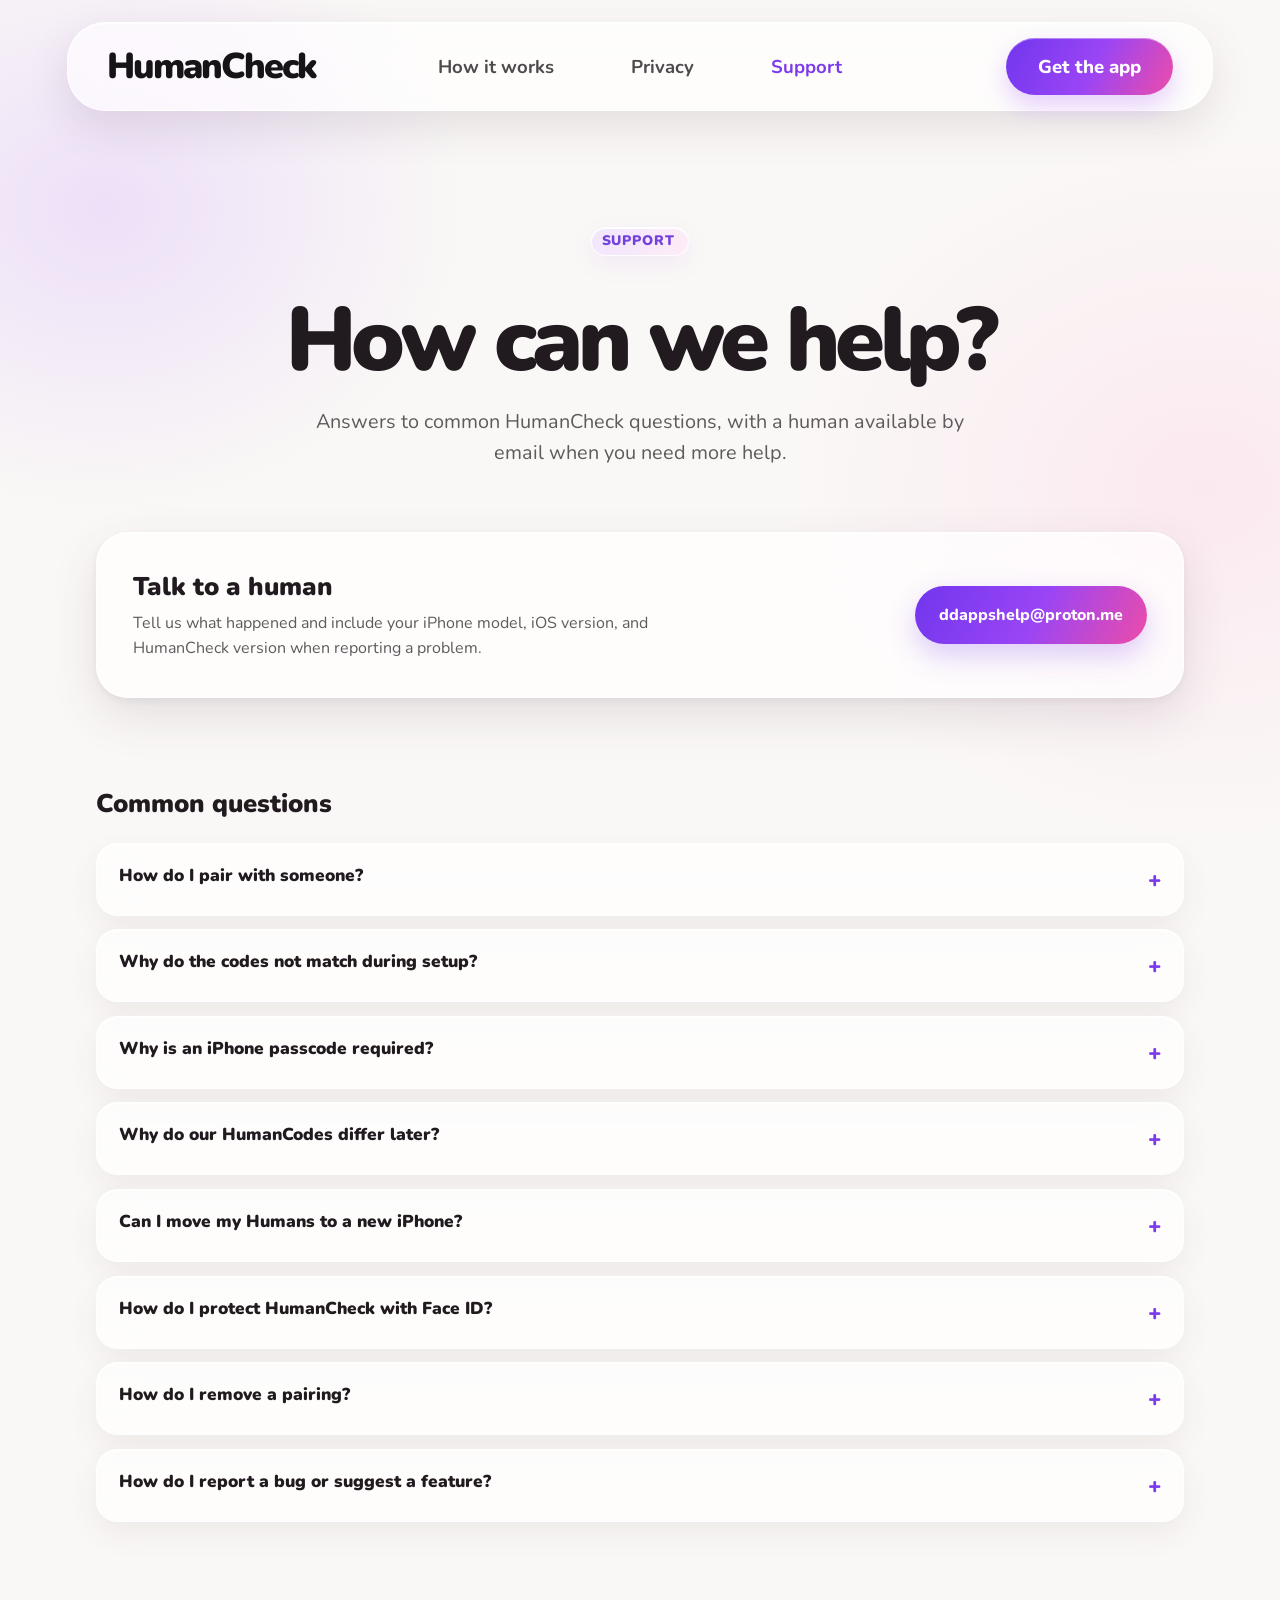
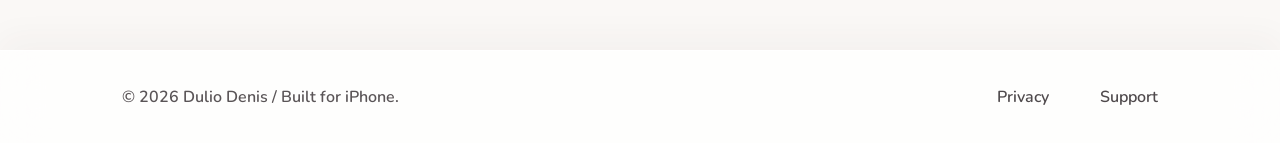
<file: humancheck/support.html>
<!doctype html>
<html lang="en">
<head>
  <meta charset="utf-8" />
  <meta name="viewport" content="width=device-width, initial-scale=1" />
  <meta name="theme-color" content="#faf8f6" />
  <title>Support | HumanCheck</title>
  <meta name="description" content="Get help pairing, verifying HumanCodes, protecting the app, and managing local HumanCheck relationships." />
  <link rel="icon" href="humancheck-favicon.ico" sizes="any" />
  <link rel="icon" type="image/png" sizes="64x64" href="assets/brand/humancheck-favicon-64.png" />
  <link rel="apple-touch-icon" sizes="180x180" href="assets/brand/apple-touch-icon.png" />
  <link rel="preconnect" href="https://fonts.googleapis.com" />
  <link rel="preconnect" href="https://fonts.gstatic.com" crossorigin />
  <link rel="stylesheet" href="https://fonts.googleapis.com/css2?family=Nunito:wght@400;500;600;700;800;900&display=swap" />
  <link rel="stylesheet" href="styles.css" />
</head>
<body class="hc-legal-page">
  <a class="hc-skip-link" href="#main-content">Skip to content</a>
  <header class="hc-nav">
    <a class="hc-brand" href="index.html" aria-label="HumanCheck home">HumanCheck</a>
    <nav class="hc-nav-links" aria-label="Primary navigation">
      <a href="index.html#how">How it works</a>
      <a href="privacy.html">Privacy</a>
      <a href="support.html" aria-current="page">Support</a>
    </nav>
    <details class="hc-mobile-menu">
      <summary aria-label="Open navigation menu"><span class="hc-menu-icon" aria-hidden="true"><i></i><i></i><i></i></span></summary>
      <nav aria-label="Mobile navigation">
        <a href="index.html#how">How it works</a>
        <a href="privacy.html">Privacy</a>
        <a href="support.html" aria-current="page">Support</a>
      </nav>
    </details>
    <a class="hc-button hc-button-nav" href="https://apps.apple.com/us/app/humancheck/id6806881684" target="_blank" rel="noopener noreferrer" aria-label="Download HumanCheck on the App Store">Get the app</a>
  </header>

  <main class="hc-content-page" id="main-content">
    <header class="hc-page-hero">
      <p class="hc-badge">Support</p>
      <h1>How can we help?</h1>
      <p>Answers to common HumanCheck questions, with a human available by email when you need more help.</p>
    </header>

    <section class="hc-contact-card" aria-labelledby="contact-title">
      <div>
        <h2 id="contact-title">Talk to a human</h2>
        <p>Tell us what happened and include your iPhone model, iOS version, and HumanCheck version when reporting a problem.</p>
      </div>
      <a class="hc-button hc-email-button" href="mailto:ddappshelp@proton.me">ddappshelp@proton.me</a>
    </section>

    <section class="hc-support-section" aria-labelledby="questions-title">
      <h2 id="questions-title">Common questions</h2>
      <div class="hc-support-faq">
        <details class="hc-qa">
          <summary>How do I pair with someone?<span aria-hidden="true">+</span></summary>
          <p>Meet or speak privately with someone you already trust. On both iPhones, add a Human using an equivalent Secret on the same local calendar date. Choose different HumanCodes, read both codes aloud, and confirm that each phone shows the corresponding pair.</p>
        </details>
        <details class="hc-qa">
          <summary>Why do the codes not match during setup?<span aria-hidden="true">+</span></summary>
          <p>Confirm that both people used an equivalent Secret on the same local calendar date, selected different HumanCodes, and have automatic date and time enabled. If setup still differs, cancel it and begin again with a new Secret.</p>
        </details>
        <details class="hc-qa">
          <summary>Why is an iPhone passcode required?<span aria-hidden="true">+</span></summary>
          <p>HumanCheck stores each relationship key using device-bound Keychain protection that requires an enabled device passcode. The relationship cannot be saved without that protection.</p>
        </details>
        <details class="hc-qa">
          <summary>Why do our HumanCodes differ later?<span aria-hidden="true">+</span></summary>
          <p>Both iPhones need reasonably synchronized clocks and the original saved relationship. Turn on automatic date and time in iOS Settings. If a relationship key is unavailable, remove that Human and pair again privately.</p>
        </details>
        <details class="hc-qa">
          <summary>Can I move my Humans to a new iPhone?<span aria-hidden="true">+</span></summary>
          <p>HumanCheck 1.0 has no cloud synchronization or recovery. Relationship keys are bound to the original device and do not migrate to a replacement iPhone. Pair again on the new device.</p>
        </details>
        <details class="hc-qa">
          <summary>How do I protect HumanCheck with Face ID?<span aria-hidden="true">+</span></summary>
          <p>Open HumanCheck Settings and enable app protection. iOS will use Face ID, Touch ID, or your device passcode. HumanCheck never receives or stores your biometric data.</p>
        </details>
        <details class="hc-qa">
          <summary>How do I remove a pairing?<span aria-hidden="true">+</span></summary>
          <p>Open the Human, tap the delete button, and confirm. This removes that relationship's local metadata and Keychain key from your iPhone. It does not remotely change the other person's device.</p>
        </details>
        <details class="hc-qa">
          <summary>How do I report a bug or suggest a feature?<span aria-hidden="true">+</span></summary>
          <p>Email <a href="mailto:ddappshelp@proton.me">ddappshelp@proton.me</a>. A short description and screenshot help. Do not include a pairing Secret, relationship key, or active HumanCode.</p>
        </details>
      </div>
    </section>
  </main>

  <footer class="hc-footer">
    <p>&copy; 2026 Dulio Denis / Built for iPhone.</p>
    <nav aria-label="Footer navigation"><a href="privacy.html">Privacy</a><a href="support.html">Support</a></nav>
  </footer>
</body>
</html>
</file>
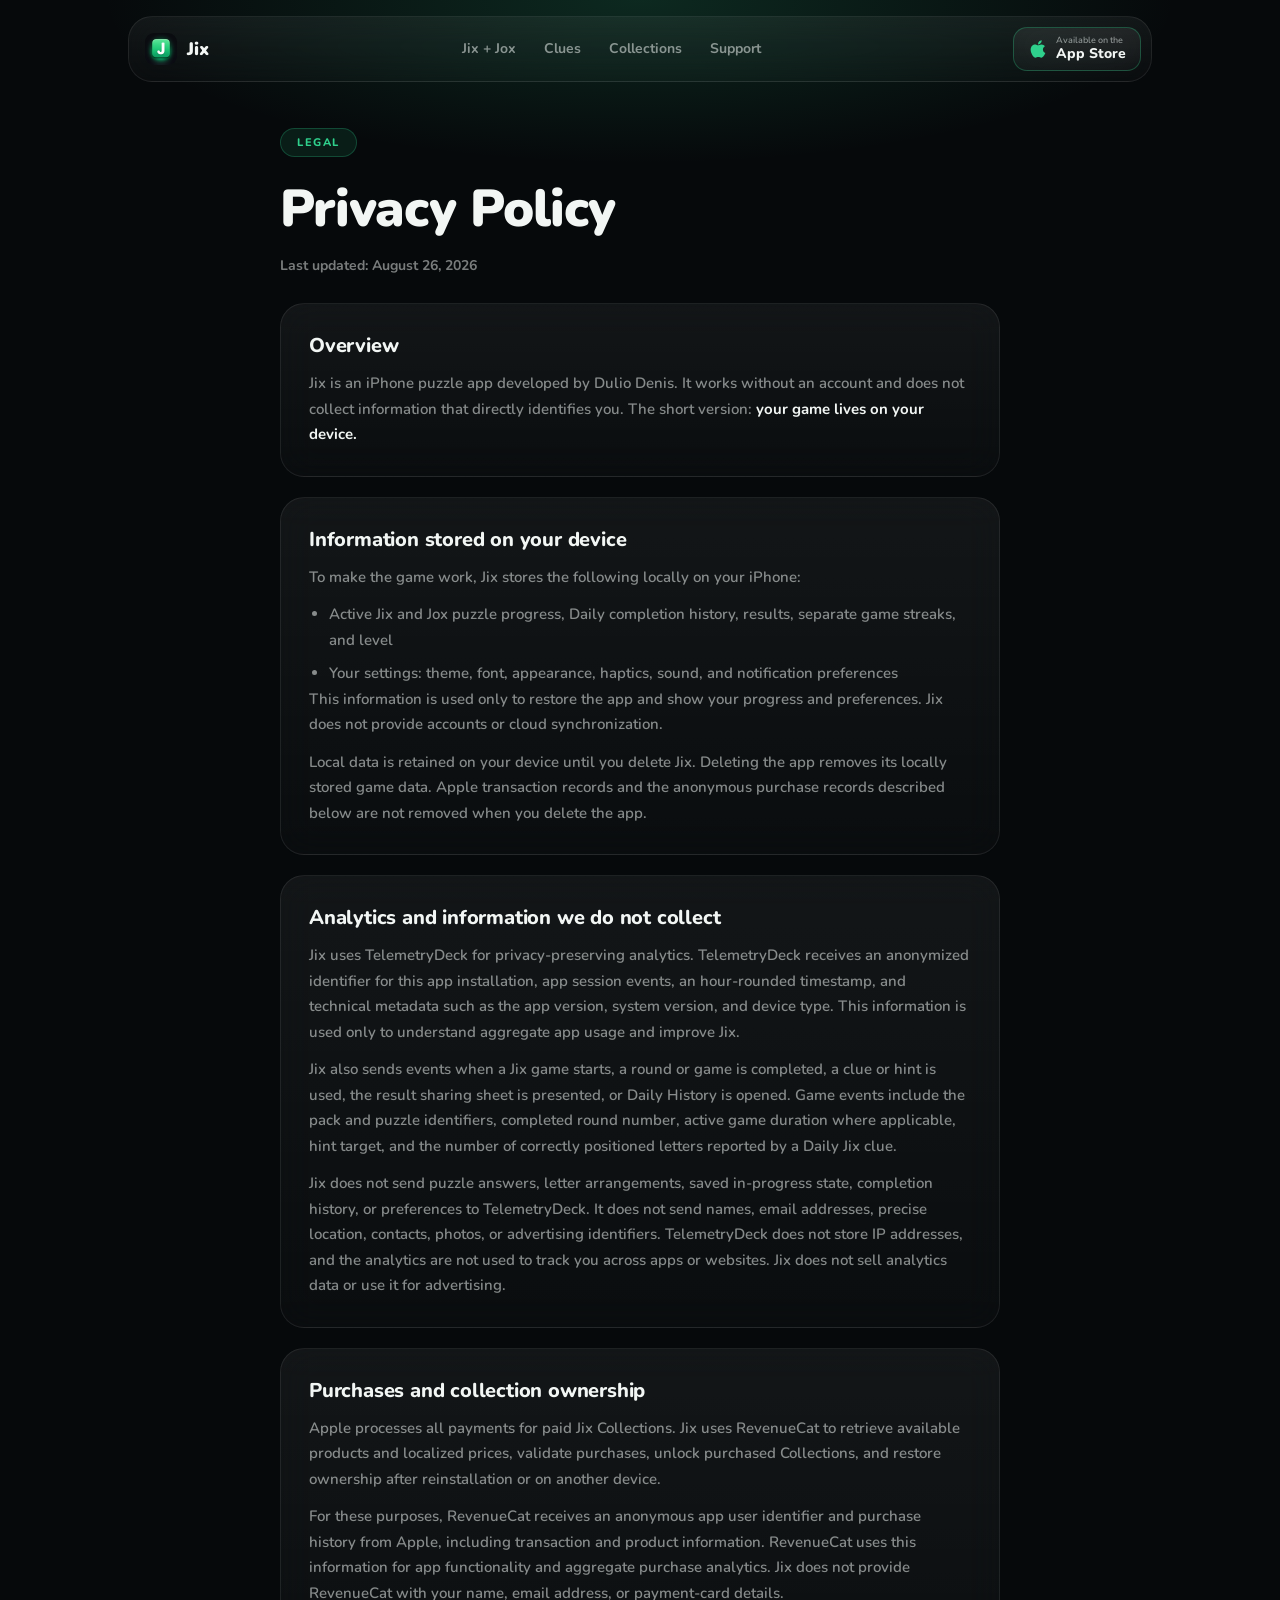
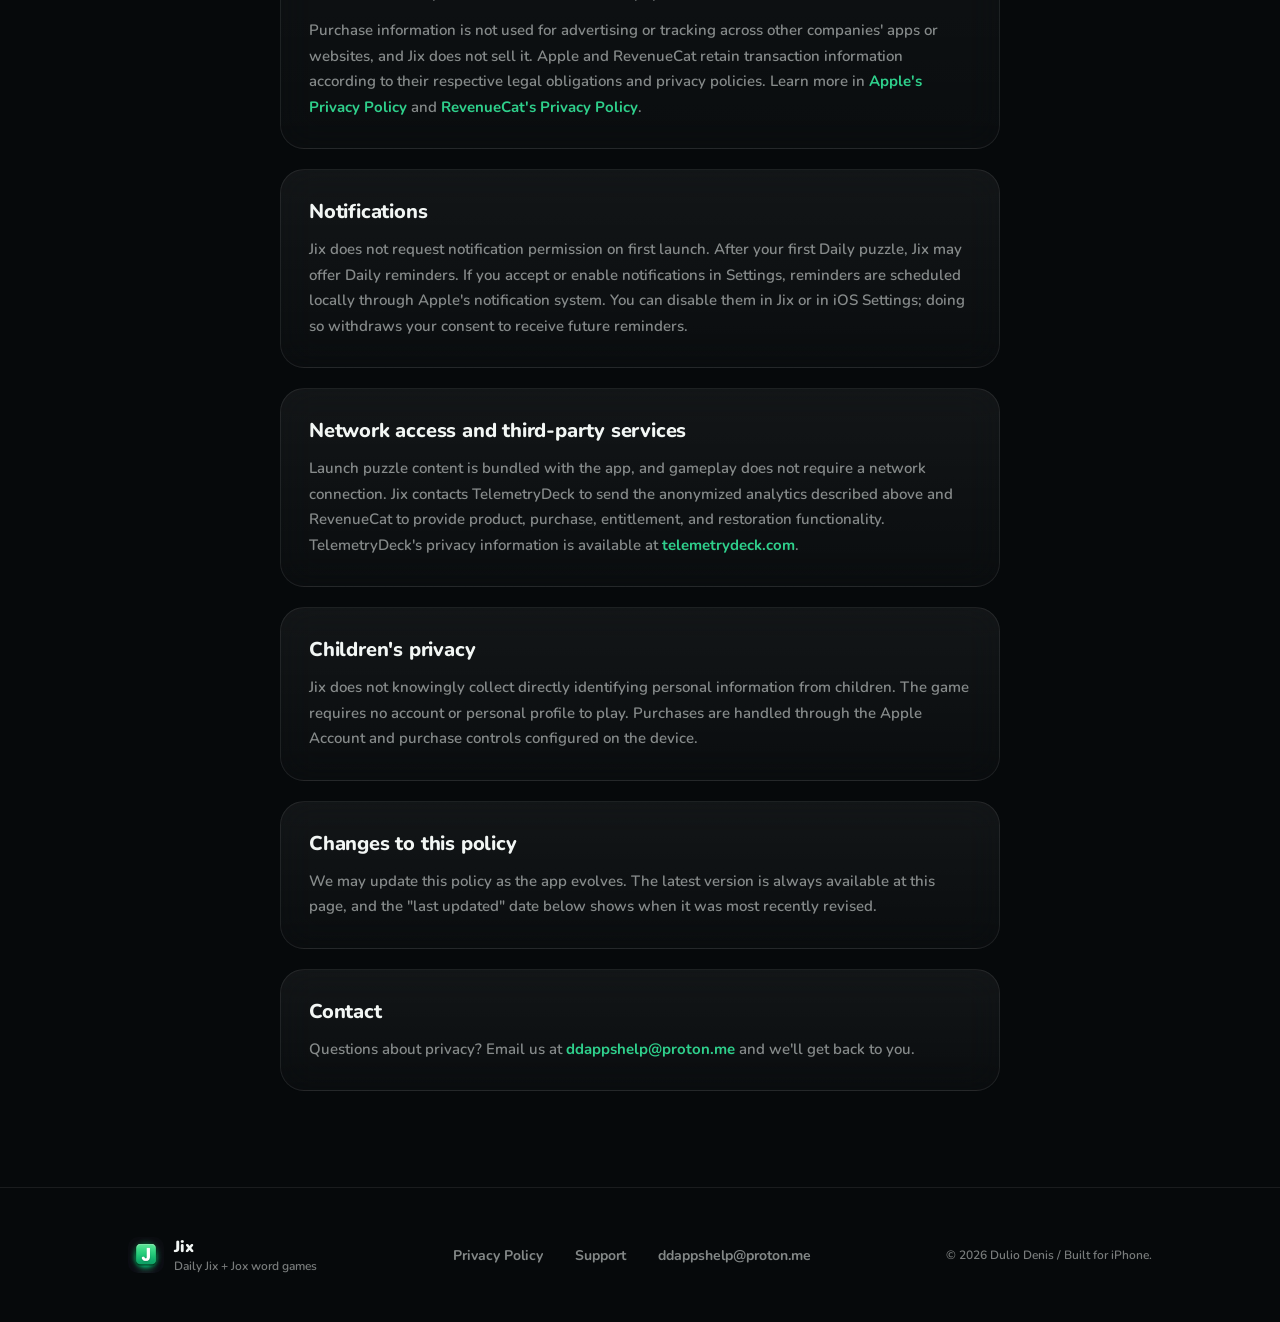
<file: jix/privacy.html>
<!DOCTYPE html>
<html lang="en" style="color-scheme: dark">
<head>
  <meta charset="utf-8" />
  <meta name="viewport" content="width=device-width, initial-scale=1" />
  <title>Privacy Policy - Jix</title>
  <meta name="description" content="How Jix handles your data: game progress stays on your device, no account required, no personal data sold." />
  <meta name="theme-color" content="#06090b" />
  <link rel="canonical" href="https://ddapps.co/jix/privacy.html" />
  <link rel="icon" href="assets/icon-180.png" />
  <link rel="apple-touch-icon" href="assets/icon-180.png" />
  <link rel="preconnect" href="https://fonts.googleapis.com" />
  <link rel="preconnect" href="https://fonts.gstatic.com" crossorigin />
  <link rel="stylesheet" href="https://fonts.googleapis.com/css2?family=Nunito:wght@400;600;700;800;900&amp;display=swap" />
  <link rel="stylesheet" href="styles.css" />
</head>
<body>
  <a class="skip-link" href="#main-content">Skip to content</a>

  <header class="nav">
    <nav class="nav-inner glass">
      <a class="nav-logo" href="index.html">
        <img src="assets/icon.webp" alt="Jix app icon" />
        <span>Jix</span>
      </a>
      <div class="nav-links">
        <a href="index.html#formats">Jix + Jox</a>
        <a href="index.html#clues">Clues</a>
        <a href="index.html#collections">Collections</a>
        <a href="support.html">Support</a>
        <a class="mobile-only-link" href="privacy.html">Privacy</a>
      </div>
      <button class="nav-toggle" type="button" aria-expanded="false" aria-label="Open navigation">
        <svg viewBox="0 0 24 24" fill="none" stroke="currentColor" stroke-width="2" stroke-linecap="round" aria-hidden="true"><path d="M4 7h16M4 12h16M4 17h16"/></svg>
      </button>
      <a class="store-btn store-btn--compact glass" href="https://apps.apple.com/us/app/jix/id6794719698" target="_blank" rel="noopener noreferrer" aria-label="Download Jix on the App Store">
        <svg viewBox="0 0 384 512" fill="currentColor" aria-hidden="true"><path d="M318.7 268.7c-.2-36.7 16.4-64.4 50-84.8-18.8-26.9-47.2-41.7-84.7-44.6-35.5-2.8-74.3 20.7-88.5 20.7-15 0-49.4-19.7-76.4-19.7C63.3 141.2 4 184.8 4 273.5q0 39.3 14.4 81.2c12.8 36.7 59 126.7 107.2 125.2 25.2-.6 43-17.9 75.8-17.9 31.8 0 48.3 17.9 76.4 17.9 48.6-.7 90.4-82.5 102.6-119.3-65.2-30.7-61.7-90-61.7-91.9zm-56.6-164.2c27.3-32.4 24.8-61.9 24-72.5-24.1 1.4-52 16.4-67.9 34.9-17.5 19.8-27.8 44.3-25.6 71.9 26.1 2 49.9-11.4 69.5-34.3z"/></svg>
        <span><span class="small">Available on the</span><span class="big">App Store</span></span>
      </a>
    </nav>
  </header>

  <div class="ambient-glow ambient-glow--short"></div>

  <main id="main-content" class="wrap wrap--narrow page-end">
    <div class="page-hero" style="padding-top:0">
      <span class="eyebrow">Legal</span>
      <h1>Privacy Policy</h1>
      <p class="date">Last updated: August 26, 2026</p>
    </div>

    <div style="margin-top:28px">
      <section class="prose-card glass">
        <h2>Overview</h2>
        <div class="body">
          <p>Jix is an iPhone puzzle app developed by Dulio Denis. It works without an account and does not collect information that directly identifies you. The short version: <strong>your game lives on your device.</strong></p>
        </div>
      </section>

      <section class="prose-card glass">
        <h2>Information stored on your device</h2>
        <div class="body">
          <p>To make the game work, Jix stores the following locally on your iPhone:</p>
          <ul>
            <li>Active Jix and Jox puzzle progress, Daily completion history, results, separate game streaks, and level</li>
            <li>Your settings: theme, font, appearance, haptics, sound, and notification preferences</li>
          </ul>
          <p>This information is used only to restore the app and show your progress and preferences. Jix does not provide accounts or cloud synchronization.</p>
          <p>Local data is retained on your device until you delete Jix. Deleting the app removes its locally stored game data. Apple transaction records and the anonymous purchase records described below are not removed when you delete the app.</p>
        </div>
      </section>

      <section class="prose-card glass">
        <h2>Analytics and information we do not collect</h2>
        <div class="body">
          <p>Jix uses TelemetryDeck for privacy-preserving analytics. TelemetryDeck receives an anonymized identifier for this app installation, app session events, an hour-rounded timestamp, and technical metadata such as the app version, system version, and device type. This information is used only to understand aggregate app usage and improve Jix.</p>
          <p>Jix also sends events when a Jix game starts, a round or game is completed, a clue or hint is used, the result sharing sheet is presented, or Daily History is opened. Game events include the pack and puzzle identifiers, completed round number, active game duration where applicable, hint target, and the number of correctly positioned letters reported by a Daily Jix clue.</p>
          <p>Jix does not send puzzle answers, letter arrangements, saved in-progress state, completion history, or preferences to TelemetryDeck. It does not send names, email addresses, precise location, contacts, photos, or advertising identifiers. TelemetryDeck does not store IP addresses, and the analytics are not used to track you across apps or websites. Jix does not sell analytics data or use it for advertising.</p>
        </div>
      </section>

      <section class="prose-card glass">
        <h2>Purchases and collection ownership</h2>
        <div class="body">
          <p>Apple processes all payments for paid Jix Collections. Jix uses RevenueCat to retrieve available products and localized prices, validate purchases, unlock purchased Collections, and restore ownership after reinstallation or on another device.</p>
          <p>For these purposes, RevenueCat receives an anonymous app user identifier and purchase history from Apple, including transaction and product information. RevenueCat uses this information for app functionality and aggregate purchase analytics. Jix does not provide RevenueCat with your name, email address, or payment-card details.</p>
          <p>Purchase information is not used for advertising or tracking across other companies' apps or websites, and Jix does not sell it. Apple and RevenueCat retain transaction information according to their respective legal obligations and privacy policies. Learn more in <a href="https://www.apple.com/legal/privacy/">Apple's Privacy Policy</a> and <a href="https://www.revenuecat.com/privacy/">RevenueCat's Privacy Policy</a>.</p>
        </div>
      </section>

      <section class="prose-card glass">
        <h2>Notifications</h2>
        <div class="body">
          <p>Jix does not request notification permission on first launch. After your first Daily puzzle, Jix may offer Daily reminders. If you accept or enable notifications in Settings, reminders are scheduled locally through Apple's notification system. You can disable them in Jix or in iOS Settings; doing so withdraws your consent to receive future reminders.</p>
        </div>
      </section>

      <section class="prose-card glass">
        <h2>Network access and third-party services</h2>
        <div class="body">
          <p>Launch puzzle content is bundled with the app, and gameplay does not require a network connection. Jix contacts TelemetryDeck to send the anonymized analytics described above and RevenueCat to provide product, purchase, entitlement, and restoration functionality. TelemetryDeck's privacy information is available at <a href="https://telemetrydeck.com/docs/guides/privacy-faq/">telemetrydeck.com</a>.</p>
        </div>
      </section>

      <section class="prose-card glass">
        <h2>Children's privacy</h2>
        <div class="body">
          <p>Jix does not knowingly collect directly identifying personal information from children. The game requires no account or personal profile to play. Purchases are handled through the Apple Account and purchase controls configured on the device.</p>
        </div>
      </section>

      <section class="prose-card glass">
        <h2>Changes to this policy</h2>
        <div class="body">
          <p>We may update this policy as the app evolves. The latest version is always available at this page, and the "last updated" date below shows when it was most recently revised.</p>
        </div>
      </section>

      <section class="prose-card glass">
        <h2>Contact</h2>
        <div class="body">
          <p>Questions about privacy? Email us at <a href="mailto:ddappshelp@proton.me">ddappshelp@proton.me</a> and we'll get back to you.</p>
        </div>
      </section>
    </div>
  </main>

  <footer class="footer" style="margin-top:96px">
    <div class="footer-inner">
      <div class="footer-brand">
        <img src="assets/icon.webp" alt="Jix app icon" />
        <div>
          <div class="name">Jix</div>
          <div class="tag">Daily Jix + Jox word games</div>
        </div>
      </div>
      <nav class="footer-links">
        <a href="privacy.html">Privacy Policy</a>
        <a href="support.html">Support</a>
        <a href="mailto:ddappshelp@proton.me">ddappshelp@proton.me</a>
      </nav>
      <div class="footer-copy">© 2026 Dulio Denis / Built for iPhone.</div>
    </div>
  </footer>

  <script src="main.js" defer></script>
</body>
</html>
</file>
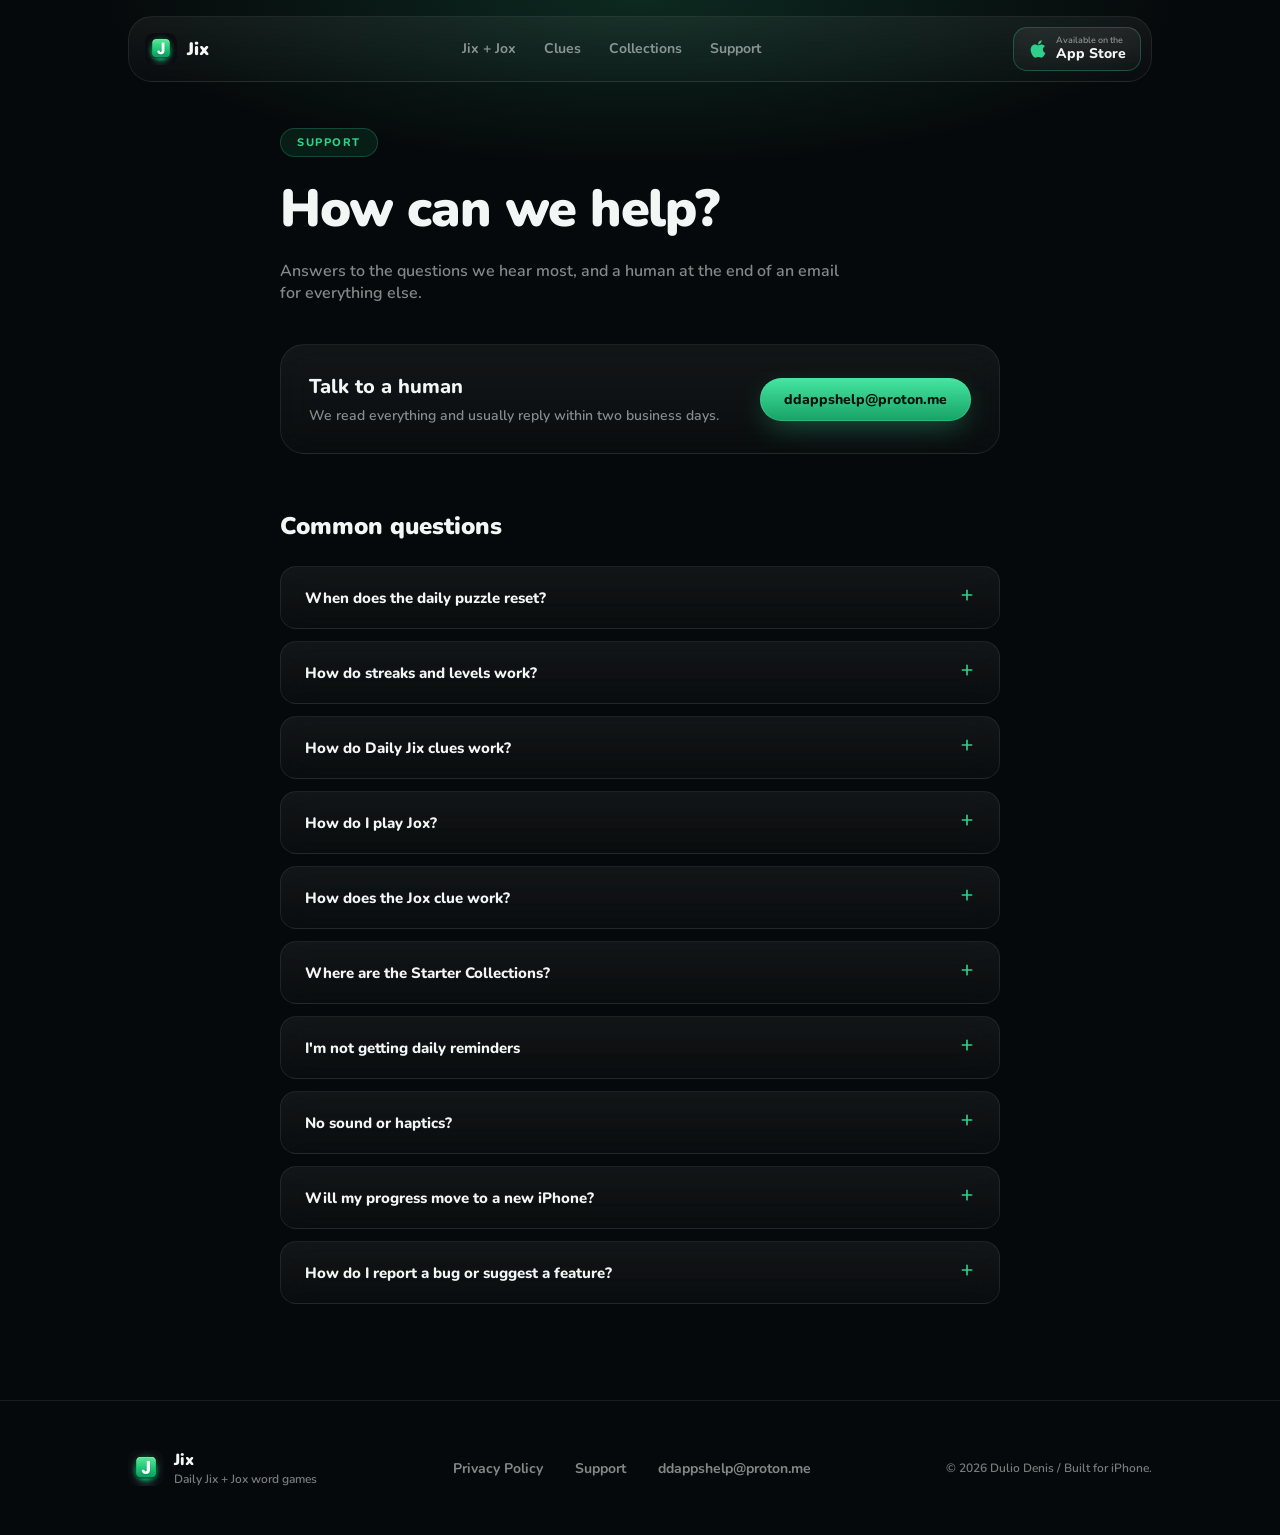
<file: jix/support.html>
<!DOCTYPE html>
<html lang="en" style="color-scheme: dark">
<head>
  <meta charset="utf-8" />
  <meta name="viewport" content="width=device-width, initial-scale=1" />
  <title>Support - Jix</title>
  <meta name="description" content="Get help with Jix and Jox: learn about daily puzzles, clues, streaks, Collections, notifications, sound, and progress." />
  <meta name="theme-color" content="#06090b" />
  <link rel="canonical" href="https://ddapps.co/jix/support.html" />
  <link rel="icon" href="assets/icon-180.png" />
  <link rel="apple-touch-icon" href="assets/icon-180.png" />
  <link rel="preconnect" href="https://fonts.googleapis.com" />
  <link rel="preconnect" href="https://fonts.gstatic.com" crossorigin />
  <link rel="stylesheet" href="https://fonts.googleapis.com/css2?family=Nunito:wght@400;600;700;800;900&amp;display=swap" />
  <link rel="stylesheet" href="styles.css" />
</head>
<body>
  <a class="skip-link" href="#main-content">Skip to content</a>

  <header class="nav">
    <nav class="nav-inner glass">
      <a class="nav-logo" href="index.html">
        <img src="assets/icon.webp" alt="Jix app icon" />
        <span>Jix</span>
      </a>
      <div class="nav-links">
        <a href="index.html#formats">Jix + Jox</a>
        <a href="index.html#clues">Clues</a>
        <a href="index.html#collections">Collections</a>
        <a href="support.html">Support</a>
        <a class="mobile-only-link" href="privacy.html">Privacy</a>
      </div>
      <button class="nav-toggle" type="button" aria-expanded="false" aria-label="Open navigation">
        <svg viewBox="0 0 24 24" fill="none" stroke="currentColor" stroke-width="2" stroke-linecap="round" aria-hidden="true"><path d="M4 7h16M4 12h16M4 17h16"/></svg>
      </button>
      <a class="store-btn store-btn--compact glass" href="https://apps.apple.com/us/app/jix/id6794719698" target="_blank" rel="noopener noreferrer" aria-label="Download Jix on the App Store">
        <svg viewBox="0 0 384 512" fill="currentColor" aria-hidden="true"><path d="M318.7 268.7c-.2-36.7 16.4-64.4 50-84.8-18.8-26.9-47.2-41.7-84.7-44.6-35.5-2.8-74.3 20.7-88.5 20.7-15 0-49.4-19.7-76.4-19.7C63.3 141.2 4 184.8 4 273.5q0 39.3 14.4 81.2c12.8 36.7 59 126.7 107.2 125.2 25.2-.6 43-17.9 75.8-17.9 31.8 0 48.3 17.9 76.4 17.9 48.6-.7 90.4-82.5 102.6-119.3-65.2-30.7-61.7-90-61.7-91.9zm-56.6-164.2c27.3-32.4 24.8-61.9 24-72.5-24.1 1.4-52 16.4-67.9 34.9-17.5 19.8-27.8 44.3-25.6 71.9 26.1 2 49.9-11.4 69.5-34.3z"/></svg>
        <span><span class="small">Available on the</span><span class="big">App Store</span></span>
      </a>
    </nav>
  </header>

  <div class="ambient-glow ambient-glow--short"></div>

  <main id="main-content" class="wrap wrap--narrow page-end">
    <div class="page-hero" style="padding-top:0">
      <span class="eyebrow">Support</span>
      <h1>How can we help?</h1>
      <p class="lede">Answers to the questions we hear most, and a human at the end of an email for everything else.</p>
    </div>

    <div class="contact-card glass">
      <div>
        <h2>Talk to a human</h2>
        <p>We read everything and usually reply within two business days.</p>
      </div>
      <a class="email-btn brand-gradient brand-glow" href="mailto:ddappshelp@proton.me">ddappshelp@proton.me</a>
    </div>

    <h2 style="margin-top:56px;font-size:24px;font-weight:900;letter-spacing:0">Common questions</h2>

    <div class="faq">
      <details class="glass">
        <summary>When does the daily puzzle reset?
          <span class="plus"><svg viewBox="0 0 24 24" fill="none" stroke="currentColor" stroke-width="2.5" stroke-linecap="round" width="16" height="16"><path d="M12 5v14M5 12h14"/></svg></span>
        </summary>
        <p>A new Daily Jix and Daily Jox arrive together at midnight in your device's local time zone. Each game keeps its own completion and streak.</p>
      </details>
      <details class="glass">
        <summary>How do streaks and levels work?
          <span class="plus"><svg viewBox="0 0 24 24" fill="none" stroke="currentColor" stroke-width="2.5" stroke-linecap="round" width="16" height="16"><path d="M12 5v14M5 12h14"/></svg></span>
        </summary>
        <p>Finish Daily Jix, all four rounds and the Final, to grow your Jix streak. Find every target in Daily Jox to grow your Jox streak. Missing a day resets that game's streak, but your solved count and level are kept. Every player starts at White Level and climbs from there.</p>
      </details>
      <details class="glass">
        <summary>How do Daily Jix clues work?
          <span class="plus"><svg viewBox="0 0 24 24" fill="none" stroke="currentColor" stroke-width="2.5" stroke-linecap="round" width="16" height="16"><path d="M12 5v14M5 12h14"/></svg></span>
        </summary>
        <p>After 30 seconds on an unsolved row, the clue button appears. Tap it to check how many letters are already in the right position; matching letters glow yellow. The clue becomes available again after 10 seconds while the row remains unsolved.</p>
      </details>
      <details class="glass">
        <summary>How do I play Jox?
          <span class="plus"><svg viewBox="0 0 24 24" fill="none" stroke="currentColor" stroke-width="2.5" stroke-linecap="round" width="16" height="16"><path d="M12 5v14M5 12h14"/></svg></span>
        </summary>
        <p>Drag through adjacent letters to trace one of the target words listed below the grid. Paths can move horizontally, vertically, or diagonally and may bend. A cell cannot be used twice in the same word, and only listed targets count.</p>
      </details>
      <details class="glass">
        <summary>How does the Jox clue work?
          <span class="plus"><svg viewBox="0 0 24 24" fill="none" stroke="currentColor" stroke-width="2.5" stroke-linecap="round" width="16" height="16"><path d="M12 5v14M5 12h14"/></svg></span>
        </summary>
        <p>Tap the lightbulb during a Jox puzzle to highlight the starting cell of one remaining target word. The yellow glow lasts briefly and leaves the rest of the path for you to find.</p>
      </details>
      <details class="glass">
        <summary>Where are the Starter Collections?
          <span class="plus"><svg viewBox="0 0 24 24" fill="none" stroke="currentColor" stroke-width="2.5" stroke-linecap="round" width="16" height="16"><path d="M12 5v14M5 12h14"/></svg></span>
        </summary>
        <p>Open Collections, then choose Starter or Starter Jox. Each contains 100 puzzles and can be unlocked for free. Later puzzles unlock in sequence as you complete the collection.</p>
      </details>
      <details class="glass">
        <summary>I'm not getting daily reminders
          <span class="plus"><svg viewBox="0 0 24 24" fill="none" stroke="currentColor" stroke-width="2.5" stroke-linecap="round" width="16" height="16"><path d="M12 5v14M5 12h14"/></svg></span>
        </summary>
        <p>Open Jix &gt; Settings and turn Daily Notifications on. iOS will ask for notification permission the first time. If you previously declined, enable notifications for Jix in the iOS Settings app under Notifications.</p>
      </details>
      <details class="glass">
        <summary>No sound or haptics?
          <span class="plus"><svg viewBox="0 0 24 24" fill="none" stroke="currentColor" stroke-width="2.5" stroke-linecap="round" width="16" height="16"><path d="M12 5v14M5 12h14"/></svg></span>
        </summary>
        <p>Check Settings in Jix first. Sound and Haptics have their own toggles. For sound, also make sure your iPhone isn't in Silent mode and the volume is up.</p>
      </details>
      <details class="glass">
        <summary>Will my progress move to a new iPhone?
          <span class="plus"><svg viewBox="0 0 24 24" fill="none" stroke="currentColor" stroke-width="2.5" stroke-linecap="round" width="16" height="16"><path d="M12 5v14M5 12h14"/></svg></span>
        </summary>
        <p>Your progress is stored on your device and included in your iPhone backup, so restoring from a backup brings it along. A fresh install starts fresh.</p>
      </details>
      <details class="glass">
        <summary>How do I report a bug or suggest a feature?
          <span class="plus"><svg viewBox="0 0 24 24" fill="none" stroke="currentColor" stroke-width="2.5" stroke-linecap="round" width="16" height="16"><path d="M12 5v14M5 12h14"/></svg></span>
        </summary>
        <p>Email ddappshelp@proton.me with a short description; a screenshot helps a lot. Include your iPhone model and iOS version if it's a bug.</p>
      </details>
    </div>
  </main>

  <footer class="footer" style="margin-top:96px">
    <div class="footer-inner">
      <div class="footer-brand">
        <img src="assets/icon.webp" alt="Jix app icon" />
        <div>
          <div class="name">Jix</div>
          <div class="tag">Daily Jix + Jox word games</div>
        </div>
      </div>
      <nav class="footer-links">
        <a href="privacy.html">Privacy Policy</a>
        <a href="support.html">Support</a>
        <a href="mailto:ddappshelp@proton.me">ddappshelp@proton.me</a>
      </nav>
      <div class="footer-copy">© 2026 Dulio Denis / Built for iPhone.</div>
    </div>
  </footer>

  <script src="main.js" defer></script>
</body>
</html>
</file>
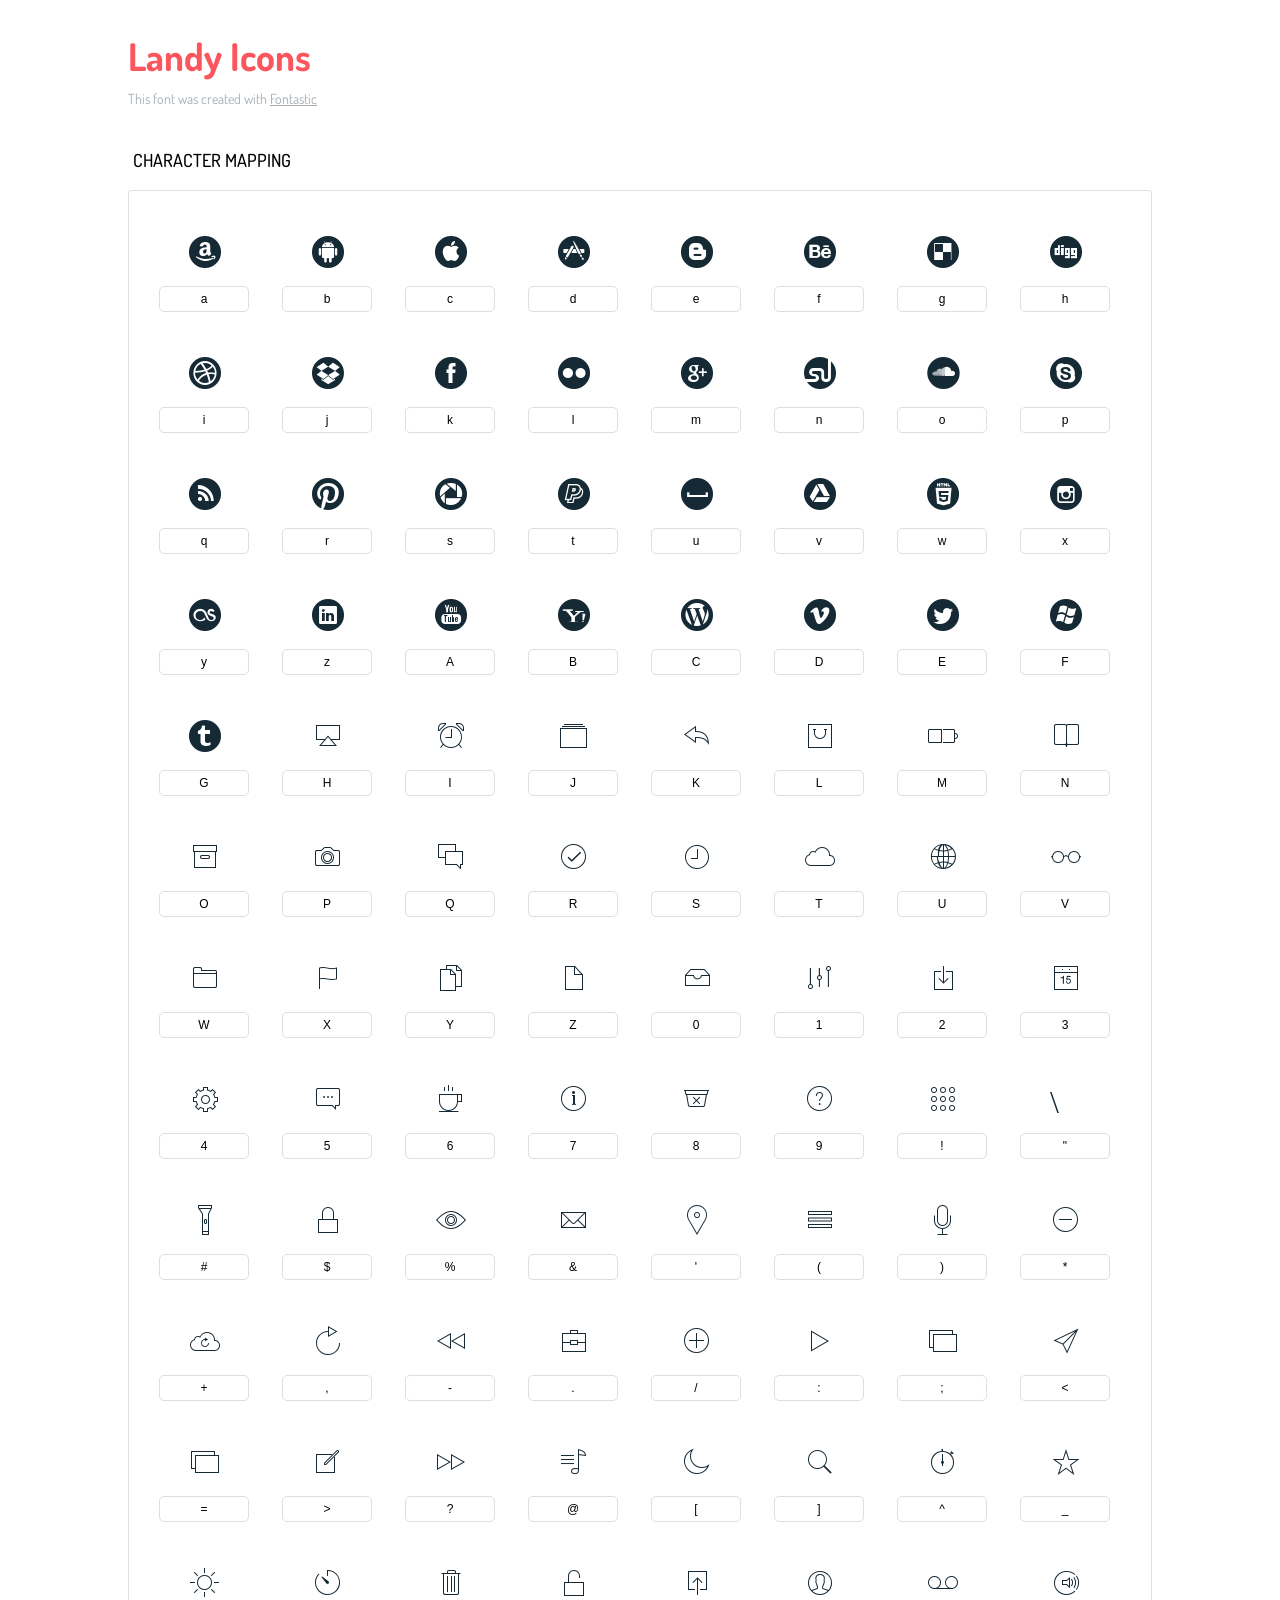
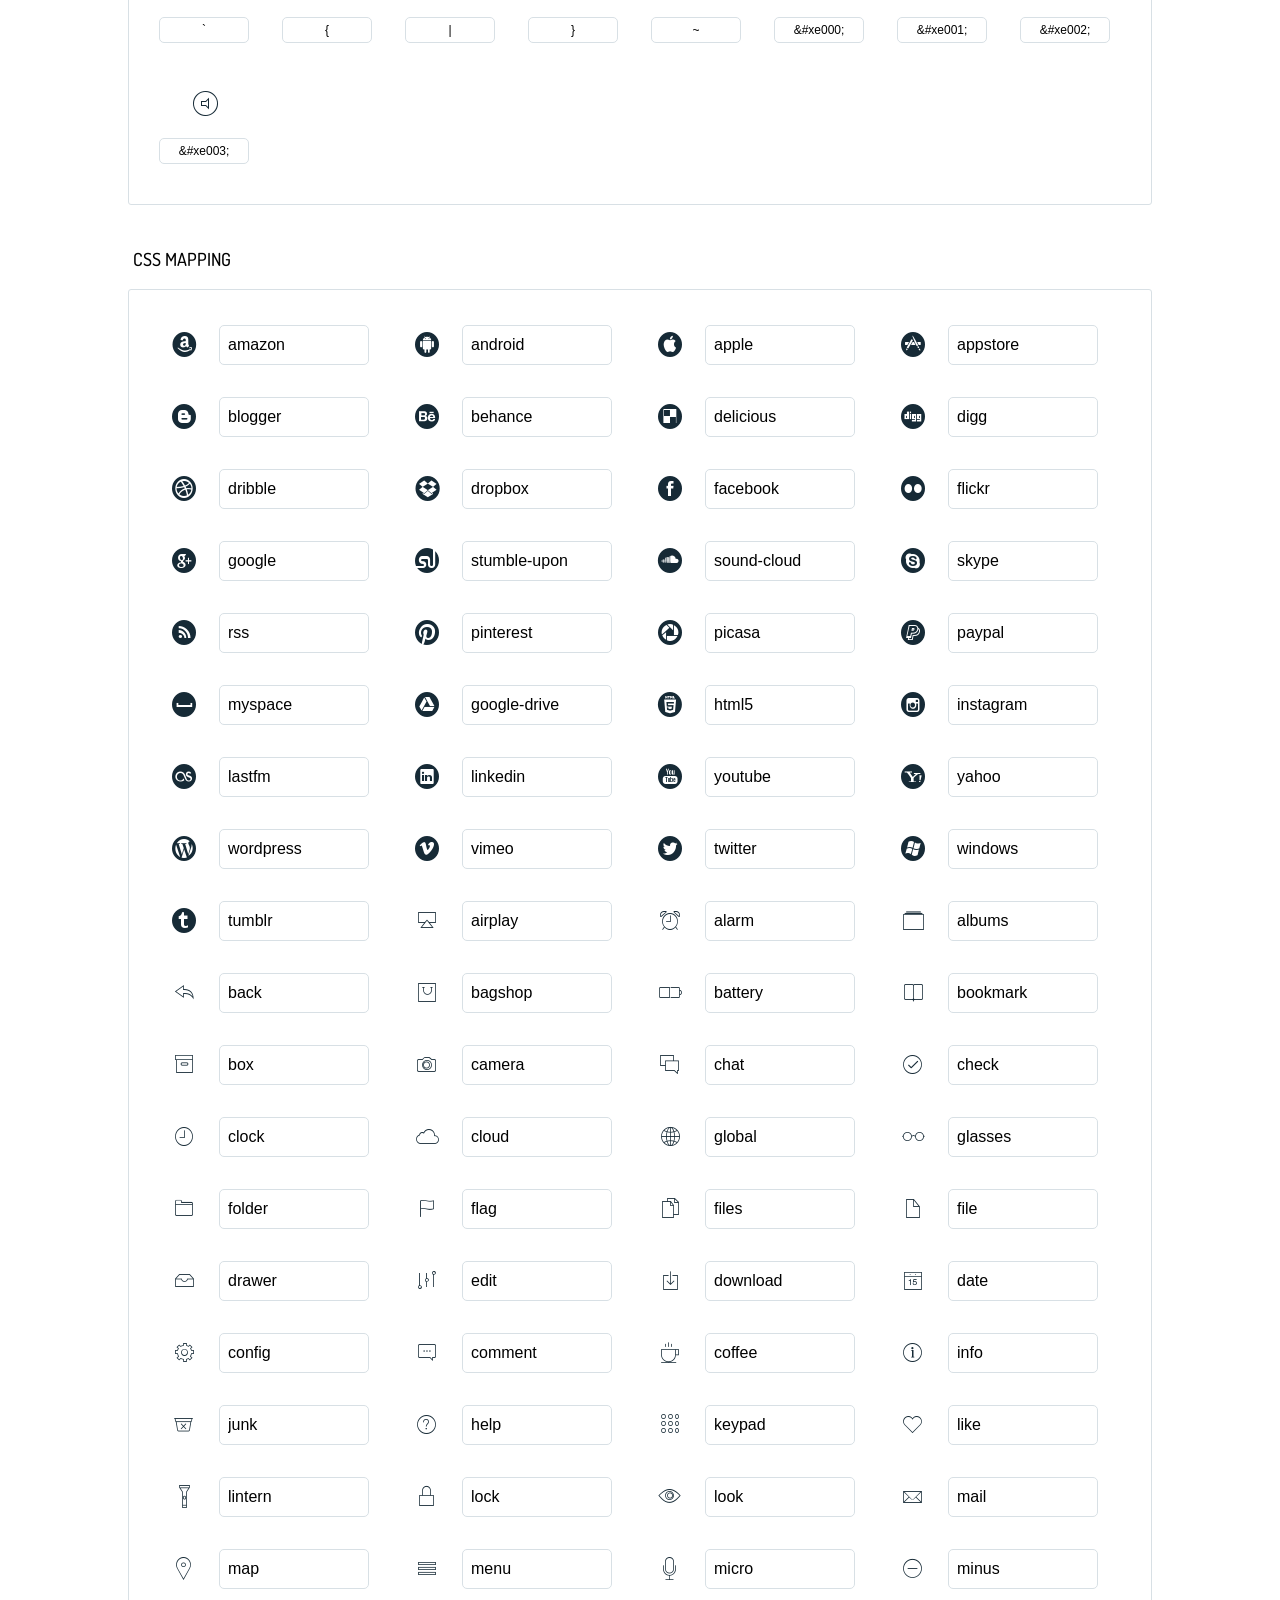
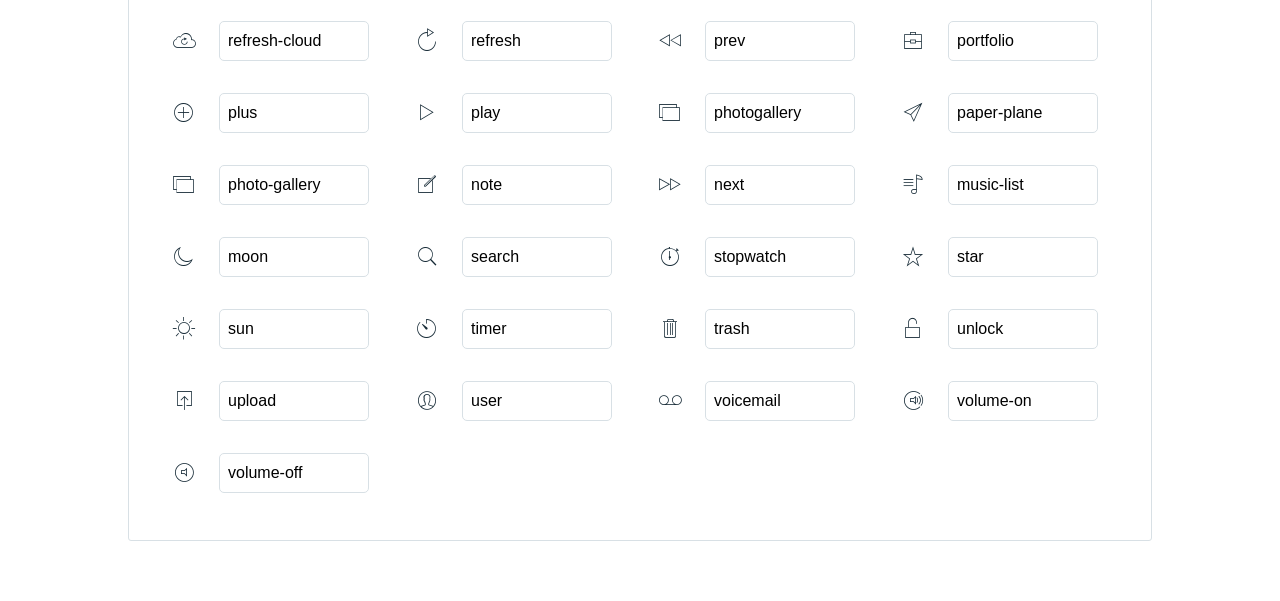
<file: iostutor/landy-icons/icons-reference.html>
<!DOCTYPE html>
<html lang="en">
  <head>
    <meta charset="utf-8">
    <meta http-equiv="X-UA-Compatible" content="IE=edge,chrome=1">
    <meta name="viewport" content="width=device-width,initial-scale=1">
    <title>Font Reference - Landy Icons </title>
    <link href="http://fonts.googleapis.com/css?family=Dosis:400,500,700" rel="stylesheet" type="text/css">
    <link rel="stylesheet" href="../css/iconfont.css">
    <style type="text/css">
      html,body,div,span,applet,object,iframe,h1,h2,h3,h4,h5,h6,p,blockquote,pre,a,abbr,acronym,address,big,cite,code,del,dfn,em,img,ins,kbd,q,s,samp,small,strike,strong,sub,sup,tt,var,dl,dt,dd,ol,ul,li,fieldset,form,label,legend,table,caption,tbody,tfoot,thead,tr,th,td{margin:0;padding:0;border:0;outline:0;font-weight:inherit;font-style:inherit;font-family:inherit;font-size:100%;vertical-align:baseline}
body{line-height:1;color:#000;background:#fff}
ol,ul{list-style:none}
table{border-collapse:separate;border-spacing:0;vertical-align:middle}
caption,th,td{text-align:left;font-weight:normal;vertical-align:middle}
a img{border:none}
*{-webkit-box-sizing:border-box;-moz-box-sizing:border-box;box-sizing:border-box}
body{font-family:'Dosis','Tahoma',sans-serif}
.container{margin:15px auto;width:80%}
h1{margin:40px 0 20px;font-weight:700;font-size:38px;line-height:32px;color:#fb565e}
h2{font-size:18px;padding:0 0 21px 5px;margin:45px 0 0 0;text-transform:uppercase;font-weight:500}
.small{font-size:14px;color:#a5adb4;}
.small a{color:#a5adb4;}
.small a:hover{color:#fb565e}
.glyphs.character-mapping{margin:0 0 20px 0;padding:20px 0 20px 30px;color:rgba(0,0,0,0.5);border:1px solid #d8e0e5;-webkit-border-radius:3px;border-radius:3px;}
.glyphs.character-mapping li{margin:0 30px 20px 0;display:inline-block;width:90px}
.glyphs.character-mapping .icon{margin:10px 0 10px 15px;padding:15px;position:relative;width:55px;height:55px;color:#162a36 !important;overflow:hidden;-webkit-border-radius:3px;border-radius:3px;font-size:32px;}
.glyphs.character-mapping .icon svg{fill:#000}
.glyphs.character-mapping input{margin:0;padding:5px 0;line-height:12px;font-size:12px;display:block;width:100%;border:1px solid #d8e0e5;-webkit-border-radius:5px;border-radius:5px;text-align:center;outline:0;}
.glyphs.character-mapping input:focus{border:1px solid #fbde4a;-webkit-box-shadow:inset 0 0 3px #fbde4a;box-shadow:inset 0 0 3px #fbde4a}
.glyphs.character-mapping input:hover{-webkit-box-shadow:inset 0 0 3px #fbde4a;box-shadow:inset 0 0 3px #fbde4a}
.glyphs.css-mapping{margin:0 0 60px 0;padding:30px 0 20px 30px;color:rgba(0,0,0,0.5);border:1px solid #d8e0e5;-webkit-border-radius:3px;border-radius:3px;}
.glyphs.css-mapping li{margin:0 30px 20px 0;padding:0;display:inline-block;overflow:hidden}
.glyphs.css-mapping .icon{margin:0;margin-right:10px;padding:13px;height:50px;width:50px;color:#162a36 !important;overflow:hidden;float:left;font-size:24px}
.glyphs.css-mapping input{margin:0;margin-top:5px;padding:8px;line-height:16px;font-size:16px;display:block;width:150px;height:40px;border:1px solid #d8e0e5;-webkit-border-radius:5px;border-radius:5px;background:#fff;outline:0;float:right;}
.glyphs.css-mapping input:focus{border:1px solid #fbde4a;-webkit-box-shadow:inset 0 0 3px #fbde4a;box-shadow:inset 0 0 3px #fbde4a}
.glyphs.css-mapping input:hover{-webkit-box-shadow:inset 0 0 3px #fbde4a;box-shadow:inset 0 0 3px #fbde4a}

      
    </style>
  </head>
  <body>
    <div class="container">
      <h1>Landy Icons</h1>
      <p class="small">This font was created with <a href="http://fontastic.me/">Fontastic</a></p>
      <h2>Character mapping</h2>
      <ul class="glyphs character-mapping">
        <li>
          <div data-icon="a" class="icon"></div>
          <input type="text" readonly="readonly" value="a">
        </li>
        <li>
          <div data-icon="b" class="icon"></div>
          <input type="text" readonly="readonly" value="b">
        </li>
        <li>
          <div data-icon="c" class="icon"></div>
          <input type="text" readonly="readonly" value="c">
        </li>
        <li>
          <div data-icon="d" class="icon"></div>
          <input type="text" readonly="readonly" value="d">
        </li>
        <li>
          <div data-icon="e" class="icon"></div>
          <input type="text" readonly="readonly" value="e">
        </li>
        <li>
          <div data-icon="f" class="icon"></div>
          <input type="text" readonly="readonly" value="f">
        </li>
        <li>
          <div data-icon="g" class="icon"></div>
          <input type="text" readonly="readonly" value="g">
        </li>
        <li>
          <div data-icon="h" class="icon"></div>
          <input type="text" readonly="readonly" value="h">
        </li>
        <li>
          <div data-icon="i" class="icon"></div>
          <input type="text" readonly="readonly" value="i">
        </li>
        <li>
          <div data-icon="j" class="icon"></div>
          <input type="text" readonly="readonly" value="j">
        </li>
        <li>
          <div data-icon="k" class="icon"></div>
          <input type="text" readonly="readonly" value="k">
        </li>
        <li>
          <div data-icon="l" class="icon"></div>
          <input type="text" readonly="readonly" value="l">
        </li>
        <li>
          <div data-icon="m" class="icon"></div>
          <input type="text" readonly="readonly" value="m">
        </li>
        <li>
          <div data-icon="n" class="icon"></div>
          <input type="text" readonly="readonly" value="n">
        </li>
        <li>
          <div data-icon="o" class="icon"></div>
          <input type="text" readonly="readonly" value="o">
        </li>
        <li>
          <div data-icon="p" class="icon"></div>
          <input type="text" readonly="readonly" value="p">
        </li>
        <li>
          <div data-icon="q" class="icon"></div>
          <input type="text" readonly="readonly" value="q">
        </li>
        <li>
          <div data-icon="r" class="icon"></div>
          <input type="text" readonly="readonly" value="r">
        </li>
        <li>
          <div data-icon="s" class="icon"></div>
          <input type="text" readonly="readonly" value="s">
        </li>
        <li>
          <div data-icon="t" class="icon"></div>
          <input type="text" readonly="readonly" value="t">
        </li>
        <li>
          <div data-icon="u" class="icon"></div>
          <input type="text" readonly="readonly" value="u">
        </li>
        <li>
          <div data-icon="v" class="icon"></div>
          <input type="text" readonly="readonly" value="v">
        </li>
        <li>
          <div data-icon="w" class="icon"></div>
          <input type="text" readonly="readonly" value="w">
        </li>
        <li>
          <div data-icon="x" class="icon"></div>
          <input type="text" readonly="readonly" value="x">
        </li>
        <li>
          <div data-icon="y" class="icon"></div>
          <input type="text" readonly="readonly" value="y">
        </li>
        <li>
          <div data-icon="z" class="icon"></div>
          <input type="text" readonly="readonly" value="z">
        </li>
        <li>
          <div data-icon="A" class="icon"></div>
          <input type="text" readonly="readonly" value="A">
        </li>
        <li>
          <div data-icon="B" class="icon"></div>
          <input type="text" readonly="readonly" value="B">
        </li>
        <li>
          <div data-icon="C" class="icon"></div>
          <input type="text" readonly="readonly" value="C">
        </li>
        <li>
          <div data-icon="D" class="icon"></div>
          <input type="text" readonly="readonly" value="D">
        </li>
        <li>
          <div data-icon="E" class="icon"></div>
          <input type="text" readonly="readonly" value="E">
        </li>
        <li>
          <div data-icon="F" class="icon"></div>
          <input type="text" readonly="readonly" value="F">
        </li>
        <li>
          <div data-icon="G" class="icon"></div>
          <input type="text" readonly="readonly" value="G">
        </li>
        <li>
          <div data-icon="H" class="icon"></div>
          <input type="text" readonly="readonly" value="H">
        </li>
        <li>
          <div data-icon="I" class="icon"></div>
          <input type="text" readonly="readonly" value="I">
        </li>
        <li>
          <div data-icon="J" class="icon"></div>
          <input type="text" readonly="readonly" value="J">
        </li>
        <li>
          <div data-icon="K" class="icon"></div>
          <input type="text" readonly="readonly" value="K">
        </li>
        <li>
          <div data-icon="L" class="icon"></div>
          <input type="text" readonly="readonly" value="L">
        </li>
        <li>
          <div data-icon="M" class="icon"></div>
          <input type="text" readonly="readonly" value="M">
        </li>
        <li>
          <div data-icon="N" class="icon"></div>
          <input type="text" readonly="readonly" value="N">
        </li>
        <li>
          <div data-icon="O" class="icon"></div>
          <input type="text" readonly="readonly" value="O">
        </li>
        <li>
          <div data-icon="P" class="icon"></div>
          <input type="text" readonly="readonly" value="P">
        </li>
        <li>
          <div data-icon="Q" class="icon"></div>
          <input type="text" readonly="readonly" value="Q">
        </li>
        <li>
          <div data-icon="R" class="icon"></div>
          <input type="text" readonly="readonly" value="R">
        </li>
        <li>
          <div data-icon="S" class="icon"></div>
          <input type="text" readonly="readonly" value="S">
        </li>
        <li>
          <div data-icon="T" class="icon"></div>
          <input type="text" readonly="readonly" value="T">
        </li>
        <li>
          <div data-icon="U" class="icon"></div>
          <input type="text" readonly="readonly" value="U">
        </li>
        <li>
          <div data-icon="V" class="icon"></div>
          <input type="text" readonly="readonly" value="V">
        </li>
        <li>
          <div data-icon="W" class="icon"></div>
          <input type="text" readonly="readonly" value="W">
        </li>
        <li>
          <div data-icon="X" class="icon"></div>
          <input type="text" readonly="readonly" value="X">
        </li>
        <li>
          <div data-icon="Y" class="icon"></div>
          <input type="text" readonly="readonly" value="Y">
        </li>
        <li>
          <div data-icon="Z" class="icon"></div>
          <input type="text" readonly="readonly" value="Z">
        </li>
        <li>
          <div data-icon="0" class="icon"></div>
          <input type="text" readonly="readonly" value="0">
        </li>
        <li>
          <div data-icon="1" class="icon"></div>
          <input type="text" readonly="readonly" value="1">
        </li>
        <li>
          <div data-icon="2" class="icon"></div>
          <input type="text" readonly="readonly" value="2">
        </li>
        <li>
          <div data-icon="3" class="icon"></div>
          <input type="text" readonly="readonly" value="3">
        </li>
        <li>
          <div data-icon="4" class="icon"></div>
          <input type="text" readonly="readonly" value="4">
        </li>
        <li>
          <div data-icon="5" class="icon"></div>
          <input type="text" readonly="readonly" value="5">
        </li>
        <li>
          <div data-icon="6" class="icon"></div>
          <input type="text" readonly="readonly" value="6">
        </li>
        <li>
          <div data-icon="7" class="icon"></div>
          <input type="text" readonly="readonly" value="7">
        </li>
        <li>
          <div data-icon="8" class="icon"></div>
          <input type="text" readonly="readonly" value="8">
        </li>
        <li>
          <div data-icon="9" class="icon"></div>
          <input type="text" readonly="readonly" value="9">
        </li>
        <li>
          <div data-icon="!" class="icon"></div>
          <input type="text" readonly="readonly" value="!">
        </li>
        <li>
          <div data-icon="\"" class="icon"></div>
          <input type="text" readonly="readonly" value="&quot;">
        </li>
        <li>
          <div data-icon="#" class="icon"></div>
          <input type="text" readonly="readonly" value="#">
        </li>
        <li>
          <div data-icon="$" class="icon"></div>
          <input type="text" readonly="readonly" value="$">
        </li>
        <li>
          <div data-icon="%" class="icon"></div>
          <input type="text" readonly="readonly" value="%">
        </li>
        <li>
          <div data-icon="&" class="icon"></div>
          <input type="text" readonly="readonly" value="&amp;">
        </li>
        <li>
          <div data-icon="'" class="icon"></div>
          <input type="text" readonly="readonly" value="&#39;">
        </li>
        <li>
          <div data-icon="(" class="icon"></div>
          <input type="text" readonly="readonly" value="(">
        </li>
        <li>
          <div data-icon=")" class="icon"></div>
          <input type="text" readonly="readonly" value=")">
        </li>
        <li>
          <div data-icon="*" class="icon"></div>
          <input type="text" readonly="readonly" value="*">
        </li>
        <li>
          <div data-icon="+" class="icon"></div>
          <input type="text" readonly="readonly" value="+">
        </li>
        <li>
          <div data-icon="," class="icon"></div>
          <input type="text" readonly="readonly" value=",">
        </li>
        <li>
          <div data-icon="-" class="icon"></div>
          <input type="text" readonly="readonly" value="-">
        </li>
        <li>
          <div data-icon="." class="icon"></div>
          <input type="text" readonly="readonly" value=".">
        </li>
        <li>
          <div data-icon="/" class="icon"></div>
          <input type="text" readonly="readonly" value="/">
        </li>
        <li>
          <div data-icon=":" class="icon"></div>
          <input type="text" readonly="readonly" value=":">
        </li>
        <li>
          <div data-icon=";" class="icon"></div>
          <input type="text" readonly="readonly" value=";">
        </li>
        <li>
          <div data-icon="<" class="icon"></div>
          <input type="text" readonly="readonly" value="&lt;">
        </li>
        <li>
          <div data-icon="=" class="icon"></div>
          <input type="text" readonly="readonly" value="=">
        </li>
        <li>
          <div data-icon=">" class="icon"></div>
          <input type="text" readonly="readonly" value="&gt;">
        </li>
        <li>
          <div data-icon="?" class="icon"></div>
          <input type="text" readonly="readonly" value="?">
        </li>
        <li>
          <div data-icon="@" class="icon"></div>
          <input type="text" readonly="readonly" value="@">
        </li>
        <li>
          <div data-icon="[" class="icon"></div>
          <input type="text" readonly="readonly" value="[">
        </li>
        <li>
          <div data-icon="]" class="icon"></div>
          <input type="text" readonly="readonly" value="]">
        </li>
        <li>
          <div data-icon="^" class="icon"></div>
          <input type="text" readonly="readonly" value="^">
        </li>
        <li>
          <div data-icon="_" class="icon"></div>
          <input type="text" readonly="readonly" value="_">
        </li>
        <li>
          <div data-icon="`" class="icon"></div>
          <input type="text" readonly="readonly" value="`">
        </li>
        <li>
          <div data-icon="{" class="icon"></div>
          <input type="text" readonly="readonly" value="{">
        </li>
        <li>
          <div data-icon="|" class="icon"></div>
          <input type="text" readonly="readonly" value="|">
        </li>
        <li>
          <div data-icon="}" class="icon"></div>
          <input type="text" readonly="readonly" value="}">
        </li>
        <li>
          <div data-icon="~" class="icon"></div>
          <input type="text" readonly="readonly" value="~">
        </li>
        <li>
          <div data-icon="&#xe000;" class="icon"></div>
          <input type="text" readonly="readonly" value="&amp;#xe000;">
        </li>
        <li>
          <div data-icon="&#xe001;" class="icon"></div>
          <input type="text" readonly="readonly" value="&amp;#xe001;">
        </li>
        <li>
          <div data-icon="&#xe002;" class="icon"></div>
          <input type="text" readonly="readonly" value="&amp;#xe002;">
        </li>
        <li>
          <div data-icon="&#xe003;" class="icon"></div>
          <input type="text" readonly="readonly" value="&amp;#xe003;">
        </li>
      </ul>
      <h2>CSS mapping</h2>
      <ul class="glyphs css-mapping">
        <li>
          <div class="icon icon-amazon"></div>
          <input type="text" readonly="readonly" value="amazon">
        </li>
        <li>
          <div class="icon icon-android"></div>
          <input type="text" readonly="readonly" value="android">
        </li>
        <li>
          <div class="icon icon-apple"></div>
          <input type="text" readonly="readonly" value="apple">
        </li>
        <li>
          <div class="icon icon-appstore"></div>
          <input type="text" readonly="readonly" value="appstore">
        </li>
        <li>
          <div class="icon icon-blogger"></div>
          <input type="text" readonly="readonly" value="blogger">
        </li>
        <li>
          <div class="icon icon-behance"></div>
          <input type="text" readonly="readonly" value="behance">
        </li>
        <li>
          <div class="icon icon-delicious"></div>
          <input type="text" readonly="readonly" value="delicious">
        </li>
        <li>
          <div class="icon icon-digg"></div>
          <input type="text" readonly="readonly" value="digg">
        </li>
        <li>
          <div class="icon icon-dribble"></div>
          <input type="text" readonly="readonly" value="dribble">
        </li>
        <li>
          <div class="icon icon-dropbox"></div>
          <input type="text" readonly="readonly" value="dropbox">
        </li>
        <li>
          <div class="icon icon-facebook"></div>
          <input type="text" readonly="readonly" value="facebook">
        </li>
        <li>
          <div class="icon icon-flickr"></div>
          <input type="text" readonly="readonly" value="flickr">
        </li>
        <li>
          <div class="icon icon-google"></div>
          <input type="text" readonly="readonly" value="google">
        </li>
        <li>
          <div class="icon icon-stumble-upon"></div>
          <input type="text" readonly="readonly" value="stumble-upon">
        </li>
        <li>
          <div class="icon icon-sound-cloud"></div>
          <input type="text" readonly="readonly" value="sound-cloud">
        </li>
        <li>
          <div class="icon icon-skype"></div>
          <input type="text" readonly="readonly" value="skype">
        </li>
        <li>
          <div class="icon icon-rss"></div>
          <input type="text" readonly="readonly" value="rss">
        </li>
        <li>
          <div class="icon icon-pinterest"></div>
          <input type="text" readonly="readonly" value="pinterest">
        </li>
        <li>
          <div class="icon icon-picasa"></div>
          <input type="text" readonly="readonly" value="picasa">
        </li>
        <li>
          <div class="icon icon-paypal"></div>
          <input type="text" readonly="readonly" value="paypal">
        </li>
        <li>
          <div class="icon icon-myspace"></div>
          <input type="text" readonly="readonly" value="myspace">
        </li>
        <li>
          <div class="icon icon-google-drive"></div>
          <input type="text" readonly="readonly" value="google-drive">
        </li>
        <li>
          <div class="icon icon-html5"></div>
          <input type="text" readonly="readonly" value="html5">
        </li>
        <li>
          <div class="icon icon-instagram"></div>
          <input type="text" readonly="readonly" value="instagram">
        </li>
        <li>
          <div class="icon icon-lastfm"></div>
          <input type="text" readonly="readonly" value="lastfm">
        </li>
        <li>
          <div class="icon icon-linkedin"></div>
          <input type="text" readonly="readonly" value="linkedin">
        </li>
        <li>
          <div class="icon icon-youtube"></div>
          <input type="text" readonly="readonly" value="youtube">
        </li>
        <li>
          <div class="icon icon-yahoo"></div>
          <input type="text" readonly="readonly" value="yahoo">
        </li>
        <li>
          <div class="icon icon-wordpress"></div>
          <input type="text" readonly="readonly" value="wordpress">
        </li>
        <li>
          <div class="icon icon-vimeo"></div>
          <input type="text" readonly="readonly" value="vimeo">
        </li>
        <li>
          <div class="icon icon-twitter"></div>
          <input type="text" readonly="readonly" value="twitter">
        </li>
        <li>
          <div class="icon icon-windows"></div>
          <input type="text" readonly="readonly" value="windows">
        </li>
        <li>
          <div class="icon icon-tumblr"></div>
          <input type="text" readonly="readonly" value="tumblr">
        </li>
        <li>
          <div class="icon icon-airplay"></div>
          <input type="text" readonly="readonly" value="airplay">
        </li>
        <li>
          <div class="icon icon-alarm"></div>
          <input type="text" readonly="readonly" value="alarm">
        </li>
        <li>
          <div class="icon icon-albums"></div>
          <input type="text" readonly="readonly" value="albums">
        </li>
        <li>
          <div class="icon icon-back"></div>
          <input type="text" readonly="readonly" value="back">
        </li>
        <li>
          <div class="icon icon-bagshop"></div>
          <input type="text" readonly="readonly" value="bagshop">
        </li>
        <li>
          <div class="icon icon-battery"></div>
          <input type="text" readonly="readonly" value="battery">
        </li>
        <li>
          <div class="icon icon-bookmark"></div>
          <input type="text" readonly="readonly" value="bookmark">
        </li>
        <li>
          <div class="icon icon-box"></div>
          <input type="text" readonly="readonly" value="box">
        </li>
        <li>
          <div class="icon icon-camera"></div>
          <input type="text" readonly="readonly" value="camera">
        </li>
        <li>
          <div class="icon icon-chat"></div>
          <input type="text" readonly="readonly" value="chat">
        </li>
        <li>
          <div class="icon icon-check"></div>
          <input type="text" readonly="readonly" value="check">
        </li>
        <li>
          <div class="icon icon-clock"></div>
          <input type="text" readonly="readonly" value="clock">
        </li>
        <li>
          <div class="icon icon-cloud"></div>
          <input type="text" readonly="readonly" value="cloud">
        </li>
        <li>
          <div class="icon icon-global"></div>
          <input type="text" readonly="readonly" value="global">
        </li>
        <li>
          <div class="icon icon-glasses"></div>
          <input type="text" readonly="readonly" value="glasses">
        </li>
        <li>
          <div class="icon icon-folder"></div>
          <input type="text" readonly="readonly" value="folder">
        </li>
        <li>
          <div class="icon icon-flag"></div>
          <input type="text" readonly="readonly" value="flag">
        </li>
        <li>
          <div class="icon icon-files"></div>
          <input type="text" readonly="readonly" value="files">
        </li>
        <li>
          <div class="icon icon-file"></div>
          <input type="text" readonly="readonly" value="file">
        </li>
        <li>
          <div class="icon icon-drawer"></div>
          <input type="text" readonly="readonly" value="drawer">
        </li>
        <li>
          <div class="icon icon-edit"></div>
          <input type="text" readonly="readonly" value="edit">
        </li>
        <li>
          <div class="icon icon-download"></div>
          <input type="text" readonly="readonly" value="download">
        </li>
        <li>
          <div class="icon icon-date"></div>
          <input type="text" readonly="readonly" value="date">
        </li>
        <li>
          <div class="icon icon-config"></div>
          <input type="text" readonly="readonly" value="config">
        </li>
        <li>
          <div class="icon icon-comment"></div>
          <input type="text" readonly="readonly" value="comment">
        </li>
        <li>
          <div class="icon icon-coffee"></div>
          <input type="text" readonly="readonly" value="coffee">
        </li>
        <li>
          <div class="icon icon-info"></div>
          <input type="text" readonly="readonly" value="info">
        </li>
        <li>
          <div class="icon icon-junk"></div>
          <input type="text" readonly="readonly" value="junk">
        </li>
        <li>
          <div class="icon icon-help"></div>
          <input type="text" readonly="readonly" value="help">
        </li>
        <li>
          <div class="icon icon-keypad"></div>
          <input type="text" readonly="readonly" value="keypad">
        </li>
        <li>
          <div class="icon icon-like"></div>
          <input type="text" readonly="readonly" value="like">
        </li>
        <li>
          <div class="icon icon-lintern"></div>
          <input type="text" readonly="readonly" value="lintern">
        </li>
        <li>
          <div class="icon icon-lock"></div>
          <input type="text" readonly="readonly" value="lock">
        </li>
        <li>
          <div class="icon icon-look"></div>
          <input type="text" readonly="readonly" value="look">
        </li>
        <li>
          <div class="icon icon-mail"></div>
          <input type="text" readonly="readonly" value="mail">
        </li>
        <li>
          <div class="icon icon-map"></div>
          <input type="text" readonly="readonly" value="map">
        </li>
        <li>
          <div class="icon icon-menu"></div>
          <input type="text" readonly="readonly" value="menu">
        </li>
        <li>
          <div class="icon icon-micro"></div>
          <input type="text" readonly="readonly" value="micro">
        </li>
        <li>
          <div class="icon icon-minus"></div>
          <input type="text" readonly="readonly" value="minus">
        </li>
        <li>
          <div class="icon icon-refresh-cloud"></div>
          <input type="text" readonly="readonly" value="refresh-cloud">
        </li>
        <li>
          <div class="icon icon-refresh"></div>
          <input type="text" readonly="readonly" value="refresh">
        </li>
        <li>
          <div class="icon icon-prev"></div>
          <input type="text" readonly="readonly" value="prev">
        </li>
        <li>
          <div class="icon icon-portfolio"></div>
          <input type="text" readonly="readonly" value="portfolio">
        </li>
        <li>
          <div class="icon icon-plus"></div>
          <input type="text" readonly="readonly" value="plus">
        </li>
        <li>
          <div class="icon icon-play"></div>
          <input type="text" readonly="readonly" value="play">
        </li>
        <li>
          <div class="icon icon-photogallery"></div>
          <input type="text" readonly="readonly" value="photogallery">
        </li>
        <li>
          <div class="icon icon-paper-plane"></div>
          <input type="text" readonly="readonly" value="paper-plane">
        </li>
        <li>
          <div class="icon icon-photo-gallery"></div>
          <input type="text" readonly="readonly" value="photo-gallery">
        </li>
        <li>
          <div class="icon icon-note"></div>
          <input type="text" readonly="readonly" value="note">
        </li>
        <li>
          <div class="icon icon-next"></div>
          <input type="text" readonly="readonly" value="next">
        </li>
        <li>
          <div class="icon icon-music-list"></div>
          <input type="text" readonly="readonly" value="music-list">
        </li>
        <li>
          <div class="icon icon-moon"></div>
          <input type="text" readonly="readonly" value="moon">
        </li>
        <li>
          <div class="icon icon-search"></div>
          <input type="text" readonly="readonly" value="search">
        </li>
        <li>
          <div class="icon icon-stopwatch"></div>
          <input type="text" readonly="readonly" value="stopwatch">
        </li>
        <li>
          <div class="icon icon-star"></div>
          <input type="text" readonly="readonly" value="star">
        </li>
        <li>
          <div class="icon icon-sun"></div>
          <input type="text" readonly="readonly" value="sun">
        </li>
        <li>
          <div class="icon icon-timer"></div>
          <input type="text" readonly="readonly" value="timer">
        </li>
        <li>
          <div class="icon icon-trash"></div>
          <input type="text" readonly="readonly" value="trash">
        </li>
        <li>
          <div class="icon icon-unlock"></div>
          <input type="text" readonly="readonly" value="unlock">
        </li>
        <li>
          <div class="icon icon-upload"></div>
          <input type="text" readonly="readonly" value="upload">
        </li>
        <li>
          <div class="icon icon-user"></div>
          <input type="text" readonly="readonly" value="user">
        </li>
        <li>
          <div class="icon icon-voicemail"></div>
          <input type="text" readonly="readonly" value="voicemail">
        </li>
        <li>
          <div class="icon icon-volume-on"></div>
          <input type="text" readonly="readonly" value="volume-on">
        </li>
        <li>
          <div class="icon icon-volume-off"></div>
          <input type="text" readonly="readonly" value="volume-off">
        </li>
      </ul>
    </div><script type="text/javascript">
(function() {
  var glyphs, _i, _len, _ref;

  _ref = document.getElementsByClassName('glyphs');
  for (_i = 0, _len = _ref.length; _i < _len; _i++) {
    glyphs = _ref[_i];
    glyphs.addEventListener('click', function(event) {
      if (event.target.tagName === 'INPUT') {
        return event.target.select();
      }
    });
  }

}).call(this);
</script>
  </body>
</html>
</file>
<file: chatchap/css/brand.css>
/* Shared landing/chat identity. */
:root {
  --cc-midnight: #0b1220;
  --cc-deep: #0e1826;
  --cc-panel: #101b2a;
  --cc-raised: #152436;
  --cc-ivory: #f2e9d8;
  --cc-muted: #9fa9b4;
  --cc-copper: #c97a4a;
  --cc-copper-hi: #e9ae85;
  --cc-teal: #3e6b6a;
  --cc-line: rgba(242, 233, 216, 0.14);
  --cc-line-soft: rgba(242, 233, 216, 0.08);
  --cc-serif: "Bodoni Moda", "Times New Roman", serif;
  --cc-sans: "Geist", ui-sans-serif, system-ui, -apple-system, sans-serif;
  --cc-mono: "Geist Mono", ui-monospace, SFMono-Regular, monospace;
  --cc-soft: 14px;
}

.wordmark { font-family: var(--cc-serif); font-size: 1.5rem; font-weight: 500; letter-spacing: -.01em; line-height: 1; white-space: nowrap; }
.wordmark sup { color: var(--cc-copper); font: 500 .55rem var(--cc-sans); vertical-align: super; margin-left: .1rem; }
.brand-avatar { width: 2.5rem; height: 2.5rem; border-radius: 50%; flex: 0 0 auto; background: url("../assets/chatchap-avatar.png") 50% 15% / 240%; }
</file>
<file: chatchap/css/landing.css>
/* ChatChap brand layer.
 * One theme, one accent, one radius rule: surfaces are soft (14px),
 * action chrome is squared and engraved. */


.cc {
  background: var(--cc-midnight);
  color: var(--cc-ivory);
  font-family: var(--cc-sans);
  font-feature-settings: "ss01" 1;
  -webkit-font-smoothing: antialiased;
  overflow-x: clip;
}

.cc ::selection {
  background: var(--cc-copper);
  color: #140d08;
}

.cc-wrap {
  width: min(1240px, 100% - 3rem);
  margin-inline: auto;
}

@media (min-width: 1500px) {
  .cc-wrap {
    width: min(1340px, 100% - 6rem);
  }
}

.cc-eyebrow {
  margin: 0 0 1.4rem;
  color: var(--cc-copper-hi);
  font-family: var(--cc-mono);
  font-size: 0.66rem;
  font-weight: 500;
  letter-spacing: 0.2em;
  text-transform: uppercase;
}

.cc h2 {
  margin: 0;
  font-family: var(--cc-sans);
  font-size: clamp(2.1rem, 4.1vw, 3.9rem);
  font-weight: 500;
  letter-spacing: -0.035em;
  line-height: 1.02;
  text-wrap: balance;
}

.cc p {
  margin: 1.35rem 0 0;
  max-width: 56ch;
  color: var(--cc-muted);
  font-size: 1.02rem;
  line-height: 1.7;
}

.cc-fine {
  font-family: var(--cc-mono);
  font-size: 0.7rem;
  letter-spacing: 0.04em;
  line-height: 1.7;
  color: rgba(159, 169, 180, 0.75);
}

/* ---------------------------------------------------------------- nav */

.cc-nav {
  position: fixed;
  z-index: 60;
  top: 0;
  right: 0;
  left: 0;
  display: flex;
  align-items: center;
  justify-content: space-between;
  height: 72px;
  padding: 0 clamp(1.25rem, 4vw, 3rem);
  border-bottom: 1px solid transparent;
  background: linear-gradient(
    to bottom,
    rgba(11, 18, 32, 0.92),
    rgba(11, 18, 32, 0)
  );
  transition: background 240ms ease, border-color 240ms ease;
}

.cc-nav[data-scrolled="true"] {
  border-bottom-color: var(--cc-line-soft);
  background: rgba(11, 18, 32, 0.86);
  backdrop-filter: blur(14px);
}

.cc-brand {
  display: inline-flex;
  align-items: flex-start;
  gap: 0.1rem;
  color: var(--cc-ivory);
  font-family: var(--cc-serif);
  font-size: 1.45rem;
  font-weight: 500;
  letter-spacing: -0.01em;
  line-height: 1;
  text-decoration: none;
}

.cc-brand sup {
  margin-top: 0.15rem;
  color: var(--cc-copper);
  font-family: var(--cc-sans);
  font-size: 0.5rem;
  font-weight: 500;
  letter-spacing: 0;
}

.cc-nav__links {
  display: flex;
  align-items: center;
  gap: clamp(1.1rem, 2.4vw, 2.4rem);
}

.cc-nav__link {
  position: relative;
  padding: 0.5rem 0;
  color: rgba(242, 233, 216, 0.7);
  font-family: var(--cc-mono);
  font-size: 0.66rem;
  letter-spacing: 0.14em;
  text-decoration: none;
  text-transform: uppercase;
  transition: color 180ms ease;
}

.cc-nav__link::after {
  position: absolute;
  right: 0;
  bottom: 0.15rem;
  left: 0;
  height: 1px;
  background: var(--cc-copper);
  content: "";
  transform: scaleX(0);
  transform-origin: left center;
  transition: transform 220ms cubic-bezier(0.2, 0.8, 0.2, 1);
}

.cc-nav__link:hover,
.cc-nav__link:focus-visible {
  color: var(--cc-ivory);
}

.cc-nav__link:hover::after,
.cc-nav__link:focus-visible::after {
  transform: scaleX(1);
}

/* Static landing hero and persistent chat access. */
.cc-nav__cta { display: inline-flex; align-items: center; justify-content: center; min-height: 44px; padding: .55rem 1rem; border: 1px solid var(--cc-copper); border-radius: 2px; color: var(--cc-ivory); font-size: .85rem; white-space: nowrap; }
.cc-nav__cta:hover { background: rgba(201,122,74,.15); }
.cc-hero { position: relative; isolation: isolate; min-height: clamp(36rem, 78svh, 52rem); display: flex; align-items: center; background: var(--cc-midnight); }
.hero-picture { position: absolute; inset: 0; z-index: -2; }
.hero-picture img { width: 100%; height: 100%; object-fit: cover; object-position: 56% 0%; }
.cc-hero::after { content: ""; position: absolute; inset: 0; z-index: -1; background: linear-gradient(90deg, rgba(11,18,32,.76), rgba(11,18,32,.28) 48%, transparent 72%); }
.hero-inner { width: min(1340px, 100% - 6rem); margin-inline: auto; padding: 8rem 0 4rem; }
.hero-copy { max-width: 37rem; width: 49%; }
.cc .hero-kicker { margin: 0 0 1.2rem; color: var(--cc-copper-hi); font: 500 .8rem var(--cc-mono); letter-spacing: .12em; text-transform: uppercase; }
.hero-copy h1 { color: var(--cc-ivory); font: 500 clamp(3.8rem, 8vw, 8rem)/.95 var(--cc-serif); letter-spacing: -.03em; }
.cc .hero-tagline { margin: 1.3rem 0 0; max-width: 24ch; color: var(--cc-ivory); font: 400 clamp(1.35rem, 2vw, 1.95rem)/1.25 var(--cc-serif); }
.cc .hero-support { margin: 1.8rem 0; max-width: 34ch; color: #c4c7c9; font-size: 1rem; line-height: 1.65; }
@media (max-width: 1050px) { .cc-nav__links { display: none; } }
@media (max-width: 860px) {
  .cc-hero { display: block; min-height: 0; padding-top: 72px; }
  .hero-picture { position: relative; display: block; width: 100%; aspect-ratio: 16 / 9; }
  .hero-picture img { object-fit: cover; object-position: center; }
  .cc-hero::after { display: none; }
  .hero-inner { width: calc(100% - 2.5rem); padding: 1.5rem 0 3.5rem; }
  .hero-copy { width: 100%; max-width: 38rem; }
  .hero-copy h1 { font-size: clamp(3.4rem, 14vw, 5.2rem); }
}
@media (max-width: 560px) {
  .cc-nav { padding-inline: 1rem; gap: .7rem; }
  .cc-brand { font-size: 1.4rem; }
  .cc-nav__cta { padding-inline: .7rem; font-size: .78rem; }
}

/* --------------------------------------------------------- specimen */

.cc-section {
  position: relative;
  padding: clamp(5rem, 9vw, 8.5rem) 0;
}

.cc-specimen {
  border-top: 1px solid var(--cc-line-soft);
  background:
    radial-gradient(
      70% 60% at 22% 40%,
      rgba(201, 122, 74, 0.09) 0%,
      rgba(11, 18, 32, 0) 70%
    ),
    var(--cc-midnight);
}

.cc-specimen__grid {
  display: grid;
  grid-template-columns: minmax(0, 0.92fr) minmax(0, 1.08fr);
  gap: clamp(2.5rem, 6vw, 6rem);
  align-items: center;
}

.cc-plinth {
  position: relative;
  display: flex;
  justify-content: center;
  padding: 1rem 0 2.5rem;
}

.cc-plinth::after {
  position: absolute;
  right: 12%;
  bottom: 2.1rem;
  left: 12%;
  height: 1px;
  background: linear-gradient(
    to right,
    transparent,
    rgba(201, 122, 74, 0.55),
    transparent
  );
  content: "";
}

.mascot {
  display: block;
  width: min(420px, 100%);
  filter: drop-shadow(0 30px 50px rgba(0, 0, 0, 0.45));
}

.mascot svg {
  display: block;
  width: 100%;
  height: auto;
  overflow: visible;
}

.mascot > svg {
  animation: cc-float 9s ease-in-out infinite;
}

@keyframes cc-float {
  0%,
  100% {
    transform: translateY(0);
  }
  50% {
    transform: translateY(-7px);
  }
}

/* facial rig */
.mascot .cc-eye {
  --eye: 1;
  animation: cc-blink 8.4s infinite;
  transform: scaleY(var(--eye));
  transform-box: fill-box;
  transform-origin: center;
}

.mascot .cc-eye--right {
  animation-delay: 0.12s;
}

@keyframes cc-blink {
  0%,
  91%,
  100% {
    transform: scaleY(var(--eye));
  }
  93.5%,
  95.5% {
    transform: scaleY(calc(var(--eye) * 0.08));
  }
}

.mascot .cc-antenna {
  animation: cc-antenna 7s ease-in-out infinite;
  transform-box: fill-box;
  transform-origin: bottom center;
}

@keyframes cc-antenna {
  0%,
  100% {
    transform: rotate(0deg);
  }
  30% {
    transform: rotate(4deg);
  }
  60% {
    transform: rotate(-3deg);
  }
}

.mascot .cc-lamp {
  animation: cc-lamp 4.5s ease-in-out infinite;
}

@keyframes cc-lamp {
  0%,
  100% {
    opacity: 1;
  }
  50% {
    opacity: 0.45;
  }
}

.mascot .cc-brow,
.mascot .cc-pupil,
.mascot .cc-mouth {
  transform-box: fill-box;
  transform-origin: center;
  transition: transform 420ms cubic-bezier(0.2, 0.8, 0.2, 1);
}

.mascot[data-expression="proud"] .cc-brow--left,
.mascot[data-expression="proud"] .cc-brow--right {
  transform: translateY(-2.5px);
}

.mascot[data-expression="proud"] .cc-eye {
  --eye: 0.82;
}

.mascot[data-expression="proud"] .cc-mouth {
  transform: translateY(-1px) scale(1.08, 1.45);
}

.mascot[data-expression="thinking"] .cc-pupil {
  transform: translate(5px, -4px);
}

.mascot[data-expression="thinking"] .cc-brow--left {
  transform: translateY(-4px);
}

.mascot[data-expression="thinking"] .cc-mouth {
  transform: translateX(4px) scaleY(0.6);
}

.mascot[data-expression="confused"] .cc-brow--left {
  transform: rotate(-13deg) translateY(-3px);
}

.mascot[data-expression="confused"] .cc-brow--right {
  transform: rotate(7deg) translateY(1px);
}

.mascot[data-expression="confused"] .cc-pupil {
  transform: translate(-4px, 1px);
}

.mascot[data-expression="confused"] .cc-mouth {
  transform: rotate(-5deg) scaleY(0.55);
}

.mascot[data-expression="delighted"] .cc-eye {
  --eye: 0.58;
}

.mascot[data-expression="delighted"] .cc-mouth {
  transform: translateY(-2px) scale(1.18, 1.9);
}

.mascot[data-expression="delighted"] .cc-brow--left,
.mascot[data-expression="delighted"] .cc-brow--right {
  transform: translateY(-4px);
}

.mascot[data-expression="concerned"] .cc-brow--left {
  transform: rotate(11deg) translateY(2px);
}

.mascot[data-expression="concerned"] .cc-brow--right {
  transform: rotate(-9deg) translateY(2px);
}

.mascot[data-expression="concerned"] .cc-eye {
  --eye: 0.86;
}

.mascot[data-expression="concerned"] .cc-mouth {
  transform: scaleY(0.25) translateY(2px);
}

.mascot--still,
.mascot--still * {
  animation: none !important;
}

.cc-specimen__caption {
  margin: 0.6rem 0 0;
  color: rgba(159, 169, 180, 0.7);
  font-family: var(--cc-mono);
  font-size: 0.64rem;
  letter-spacing: 0.14em;
  text-align: center;
  text-transform: uppercase;
}

.cc-traits {
  margin: 2.6rem 0 0;
  padding: 0;
  border-top: 1px solid var(--cc-line);
  list-style: none;
}

.cc-trait {
  display: block;
  width: 100%;
  padding: 1.15rem 0 1.2rem;
  border: 0;
  border-bottom: 1px solid var(--cc-line);
  background: transparent;
  color: inherit;
  text-align: left;
  cursor: pointer;
}

.cc-trait__name {
  display: flex;
  align-items: center;
  gap: 0.75rem;
  color: var(--cc-ivory);
  font-size: 1.02rem;
  font-weight: 500;
  letter-spacing: -0.01em;
}

.cc-trait__name::before {
  display: inline-block;
  width: 0.9rem;
  height: 1px;
  background: var(--cc-copper);
  content: "";
  transition: width 240ms cubic-bezier(0.2, 0.8, 0.2, 1);
}

.cc-trait:hover .cc-trait__name::before,
.cc-trait:focus-visible .cc-trait__name::before,
.cc-trait[aria-pressed="true"] .cc-trait__name::before {
  width: 1.9rem;
}

.cc-trait__note {
  display: block;
  margin: 0.35rem 0 0 1.65rem;
  color: rgba(159, 169, 180, 0.9);
  font-size: 0.9rem;
  line-height: 1.55;
}

.cc-trait:focus-visible {
  outline: 2px solid var(--cc-copper);
  outline-offset: 4px;
}

/* ------------------------------------------------------------ talk */

.cc-talk {
  border-top: 1px solid var(--cc-line-soft);
  background: var(--cc-deep);
}

.cc-talk__head {
  display: grid;
  grid-template-columns: minmax(0, 1fr) minmax(0, 0.8fr);
  gap: clamp(1.5rem, 5vw, 5rem);
  align-items: end;
  margin-bottom: clamp(2.5rem, 5vw, 4rem);
}

.cc-talk__head p {
  margin: 0;
}

.cc-talk__rail {
  display: grid;
  grid-template-columns: repeat(3, minmax(0, 1fr));
  gap: clamp(1rem, 2vw, 1.6rem);
  align-items: start;
}

.cc-window {
  overflow: hidden;
  border: 1px solid var(--cc-line);
  border-radius: var(--cc-soft);
  background: linear-gradient(180deg, #121f31 0%, #0d1725 100%);
  box-shadow: 0 24px 60px rgba(2, 6, 12, 0.45);
}

.cc-window:nth-child(2) {
  margin-top: clamp(2rem, 5vw, 4rem);
}

.cc-window:nth-child(3) {
  margin-top: clamp(1rem, 2.5vw, 1.8rem);
}

.cc-window__bar {
  display: flex;
  align-items: center;
  justify-content: space-between;
  padding: 0.85rem 1rem;
  border-bottom: 1px solid var(--cc-line-soft);
  background: rgba(255, 255, 255, 0.02);
}

.cc-window__name {
  display: flex;
  align-items: center;
  gap: 0.55rem;
  color: var(--cc-ivory);
  font-family: var(--cc-serif);
  font-size: 1rem;
  letter-spacing: 0.01em;
}

.cc-window__avatar {
  display: block;
  width: 24px;
  height: 24px;
  overflow: hidden;
  border: 1px solid rgba(201, 122, 74, 0.4);
  border-radius: 50%;
  background: var(--cc-midnight);
}

.cc-window__avatar .mascot {
  width: 44px;
  margin: -3px 0 0 -10px;
  filter: none;
}

.cc-window__meta {
  color: rgba(159, 169, 180, 0.75);
  font-family: var(--cc-mono);
  font-size: 0.58rem;
  letter-spacing: 0.14em;
  text-transform: uppercase;
}

.cc-window__body {
  display: flex;
  flex-direction: column;
  gap: 1.1rem;
  padding: 1.4rem 1rem 1.6rem;
}

.cc-msg {
  margin: 0;
  font-size: 0.94rem;
  line-height: 1.55;
}

.cc-msg span {
  display: block;
  margin-bottom: 0.4rem;
  color: rgba(159, 169, 180, 0.65);
  font-family: var(--cc-mono);
  font-size: 0.56rem;
  letter-spacing: 0.16em;
  text-transform: uppercase;
}

.cc-msg p {
  margin: 0;
  max-width: none;
  font-size: inherit;
  line-height: inherit;
}

.cc-msg--human {
  padding-left: 1.1rem;
  border-left: 1px solid rgba(242, 233, 216, 0.18);
  color: rgba(242, 233, 216, 0.82);
}

.cc-msg--bot {
  padding-left: 1.1rem;
  border-left: 1px solid rgba(201, 122, 74, 0.6);
  color: var(--cc-ivory);
}

.cc-msg--bot span {
  color: var(--cc-copper-hi);
}

.cc-talk__fine {
  margin-top: 2.2rem;
}

/* ------------------------------------------------------------- tech */

.cc-tech {
  border-top: 1px solid var(--cc-line-soft);
  background: var(--cc-midnight);
}

.cc-tech__grid {
  display: grid;
  grid-template-columns: minmax(0, 0.9fr) minmax(0, 1.1fr);
  gap: clamp(2.5rem, 6vw, 6rem);
  align-items: start;
}

.cc-tech__lede {
  position: sticky;
  top: 7rem;
}

.cc-specs {
  margin: 0;
  border-top: 1px solid var(--cc-line);
}

.cc-spec {
  display: grid;
  grid-template-columns: minmax(0, 0.85fr) minmax(0, 1.15fr);
  gap: 1.5rem;
  padding: 1.35rem 0;
  border-bottom: 1px solid var(--cc-line);
}

.cc-spec dt {
  color: var(--cc-ivory);
  font-size: 1rem;
  font-weight: 500;
  letter-spacing: -0.01em;
}

.cc-spec dd {
  margin: 0;
  color: rgba(159, 169, 180, 0.92);
  font-size: 0.92rem;
  line-height: 1.6;
}

.cc-readout {
  display: flex;
  flex-wrap: wrap;
  gap: 0.75rem 2.2rem;
  margin-top: clamp(3rem, 6vw, 5rem);
  padding: 1.1rem 0;
  border-top: 1px solid var(--cc-line);
  border-bottom: 1px solid var(--cc-line);
  color: rgba(159, 169, 180, 0.8);
  font-family: var(--cc-mono);
  font-size: 0.63rem;
  letter-spacing: 0.16em;
  text-transform: uppercase;
}

.cc-readout span {
  display: inline-flex;
  align-items: center;
  gap: 0.7rem;
}

.cc-readout span::before {
  display: inline-block;
  width: 4px;
  height: 4px;
  border-radius: 50%;
  background: var(--cc-copper);
  content: "";
}

/* ----------------------------------------------------------- award */

.cc-award {
  border-top: 1px solid var(--cc-line-soft);
  background:
    radial-gradient(
      60% 55% at 68% 45%,
      rgba(201, 122, 74, 0.13) 0%,
      rgba(11, 18, 32, 0) 72%
    ),
    var(--cc-deep);
}

.cc-award__grid {
  display: grid;
  grid-template-columns: minmax(0, 0.88fr) minmax(0, 1.12fr);
  gap: clamp(2.5rem, 6vw, 6rem);
  align-items: center;
}

.cc-award__note {
  margin-top: 2.2rem;
  padding-top: 1.4rem;
  border-top: 1px solid var(--cc-line);
}

.cc-cert {
  position: relative;
  width: min(560px, 100%);
  margin: 0 auto;
  padding: clamp(1.7rem, 3vw, 2.6rem);
  border-radius: 3px;
  background:
    repeating-linear-gradient(
      0deg,
      rgba(21, 32, 47, 0.022) 0px,
      rgba(21, 32, 47, 0.022) 1px,
      transparent 1px,
      transparent 4px
    ),
    linear-gradient(160deg, #f7efdf 0%, #ece0c9 100%);
  box-shadow:
    0 40px 90px rgba(2, 6, 12, 0.55),
    0 2px 0 rgba(255, 255, 255, 0.5) inset;
  color: #17202e;
  transform: rotate(-1.1deg);
  transition: transform 600ms cubic-bezier(0.2, 0.8, 0.2, 1);
}

.cc-cert:hover {
  transform: rotate(-0.2deg) translateY(-4px);
}

.cc-cert__inner {
  padding: clamp(1.5rem, 3vw, 2.4rem);
  border: 1px solid rgba(23, 32, 46, 0.55);
  outline: 1px solid rgba(23, 32, 46, 0.22);
  outline-offset: 5px;
  text-align: center;
}

.cc-cert__org {
  margin: 0;
  font-family: var(--cc-mono);
  font-size: 0.58rem;
  letter-spacing: 0.28em;
  text-transform: uppercase;
}

.cc-cert__rule {
  width: 2.5rem;
  height: 1px;
  margin: 1.1rem auto;
  background: rgba(23, 32, 46, 0.5);
}

.cc-cert__kicker {
  margin: 0;
  font-family: var(--cc-mono);
  font-size: 0.6rem;
  letter-spacing: 0.24em;
  text-transform: uppercase;
}

.cc-cert__title {
  margin: 0.9rem 0 0;
  font-family: var(--cc-serif);
  font-size: clamp(2.4rem, 4vw, 3.2rem);
  font-weight: 500;
  letter-spacing: -0.02em;
  line-height: 1;
}

.cc-cert__body {
  margin: 1.2rem auto 0;
  max-width: 30ch;
  color: rgba(23, 32, 46, 0.82);
  font-family: var(--cc-sans);
  font-size: 0.82rem;
  line-height: 1.65;
}

.cc-cert__seal {
  position: absolute;
  right: clamp(1.1rem, 4vw, 2.2rem);
  bottom: clamp(3.2rem, 8vw, 4.6rem);
  display: grid;
  place-items: center;
  width: 92px;
  height: 92px;
  border: 1px solid rgba(201, 122, 74, 0.85);
  border-radius: 50%;
  color: #8f4d29;
  transform: rotate(-9deg);
}

.cc-cert__seal::before {
  position: absolute;
  inset: 6px;
  border: 1px solid rgba(201, 122, 74, 0.5);
  border-radius: 50%;
  content: "";
}

.cc-cert__seal strong {
  display: block;
  font-family: var(--cc-serif);
  font-size: 1.5rem;
  font-weight: 600;
  line-height: 1;
}

.cc-cert__seal em {
  display: block;
  margin-top: 0.25rem;
  font-family: var(--cc-mono);
  font-size: 0.44rem;
  font-style: normal;
  letter-spacing: 0.16em;
  text-transform: uppercase;
}

.cc-cert__sign {
  display: flex;
  align-items: flex-end;
  justify-content: space-between;
  gap: 1rem;
  margin-top: 2.2rem;
  padding-top: 0.8rem;
  border-top: 1px solid rgba(23, 32, 46, 0.35);
  text-align: left;
}

.cc-cert__signature {
  font-family: var(--cc-serif);
  font-size: 1.5rem;
  font-style: italic;
  line-height: 1;
}

.cc-cert__role {
  margin-top: 0.35rem;
  font-family: var(--cc-mono);
  font-size: 0.5rem;
  letter-spacing: 0.18em;
  text-transform: uppercase;
  opacity: 0.7;
}

.cc-cert__serial {
  font-family: var(--cc-mono);
  font-size: 0.5rem;
  letter-spacing: 0.14em;
  text-transform: uppercase;
  opacity: 0.65;
  white-space: nowrap;
}

.cc-cert__small {
  margin: 1.4rem 0 0;
  color: rgba(23, 32, 46, 0.62);
  font-family: var(--cc-mono);
  font-size: 0.52rem;
  letter-spacing: 0.02em;
  line-height: 1.7;
}

/* ----------------------------------------------------------- final */

.cc-final {
  position: relative;
  border-top: 1px solid var(--cc-line-soft);
  background:
    radial-gradient(
      50% 70% at 50% 100%,
      rgba(201, 122, 74, 0.16) 0%,
      rgba(11, 18, 32, 0) 70%
    ),
    var(--cc-midnight);
  text-align: center;
}

.cc-final .cc-wrap {
  display: flex;
  flex-direction: column;
  align-items: center;
}

.cc-final h2 {
  max-width: 16ch;
}

.cc-final p {
  max-width: 44ch;
  text-align: center;
}

.cc-final__cta {
  margin-top: 2.6rem;
}

/* --------------------------------------------------------- buttons */

.cc-btn {
  position: relative;
  display: inline-flex;
  align-items: center;
  gap: 0.9rem;
  min-height: 52px;
  padding: 0 1.6rem;
  border: 0;
  border-radius: 2px;
  font-family: var(--cc-sans);
  font-size: 0.95rem;
  font-weight: 600;
  letter-spacing: -0.005em;
  cursor: pointer;
  transition:
    transform 180ms cubic-bezier(0.2, 0.8, 0.2, 1),
    background 180ms ease,
    color 180ms ease;
}

.cc-btn:active {
  transform: translateY(1px);
}

.cc-btn:focus-visible {
  outline: 2px solid var(--cc-copper-hi);
  outline-offset: 4px;
}

.cc-btn__arrow {
  display: inline-block;
  font-family: var(--cc-mono);
  font-size: 0.8rem;
  transition: transform 220ms cubic-bezier(0.2, 0.8, 0.2, 1);
}

.cc-btn--copper {
  background: var(--cc-copper);
  box-shadow: inset 0 0 0 1px rgba(255, 244, 230, 0.28);
  color: #170e07;
}

.cc-btn--copper:hover {
  background: var(--cc-copper-hi);
  transform: translateY(-1px);
}

.cc-btn--copper:hover .cc-btn__arrow {
  transform: translateX(4px);
}

.cc-btn--ivory {
  background: var(--cc-ivory);
  color: #0b1220;
}

.cc-btn--ivory::before,
.cc-btn--ivory::after {
  position: absolute;
  top: 50%;
  width: 9px;
  height: 20px;
  border: 1px solid var(--cc-copper);
  content: "";
  transform: translateY(-50%);
  transition: transform 260ms cubic-bezier(0.2, 0.8, 0.2, 1);
}

.cc-btn--ivory::before {
  left: -13px;
  border-right: 0;
}

.cc-btn--ivory::after {
  right: -13px;
  border-left: 0;
}

.cc-btn--ivory:hover {
  transform: translateY(-1px);
}

.cc-btn--ivory:hover::before {
  transform: translate(-4px, -50%);
}

.cc-btn--ivory:hover::after {
  transform: translate(4px, -50%);
}

/* ----------------------------------------------------------- footer */

.cc-footer {
  border-top: 1px solid var(--cc-line);
  padding: clamp(3rem, 6vw, 4.5rem) 0 2.2rem;
  background: var(--cc-midnight);
}

.cc-footer__grid {
  display: grid;
  grid-template-columns: minmax(0, 1.6fr) repeat(3, minmax(0, 0.6fr));
  gap: 2.5rem;
}

.cc-footer__brand p {
  margin: 0.9rem 0 0;
  font-family: var(--cc-serif);
  font-size: 1.02rem;
  color: rgba(242, 233, 216, 0.72);
}

.cc-footer__company {
  margin-top: 1.6rem !important;
  color: rgba(159, 169, 180, 0.7) !important;
  font-family: var(--cc-mono);
  font-size: 0.62rem !important;
  letter-spacing: 0.14em;
  text-transform: uppercase;
}

.cc-footer__heading {
  margin: 0 0 1rem;
  color: rgba(159, 169, 180, 0.65);
  font-family: var(--cc-mono);
  font-size: 0.58rem;
  letter-spacing: 0.18em;
  text-transform: uppercase;
}

.cc-footer__list {
  display: flex;
  flex-direction: column;
  gap: 0.6rem;
  margin: 0;
  padding: 0;
  list-style: none;
}

.cc-footer__item {
  display: flex;
  align-items: baseline;
  gap: 0.4rem;
  color: rgba(242, 233, 216, 0.78);
  font-size: 0.86rem;
  text-decoration: none;
}

.cc-footer__item em {
  color: rgba(159, 169, 180, 0.55);
  font-family: var(--cc-mono);
  font-size: 0.52rem;
  font-style: normal;
  letter-spacing: 0.12em;
  text-transform: uppercase;
}

a.cc-footer__item:hover {
  color: var(--cc-copper-hi);
}

.cc-footer__base {
  display: flex;
  flex-wrap: wrap;
  align-items: center;
  justify-content: space-between;
  gap: 1rem;
  margin-top: clamp(2.5rem, 5vw, 4rem);
  padding-top: 1.4rem;
  border-top: 1px solid var(--cc-line-soft);
}

.cc-footer__micro {
  max-width: 46ch;
}

/* -------------------------------------------------------- responsive */

@media (max-width: 1024px) {
  .cc-talk__rail {
    grid-template-columns: repeat(2, minmax(0, 1fr));
  }

  .cc-window:nth-child(3) {
    grid-column: 1 / -1;
    margin-top: 0;
    max-width: 560px;
  }
}

@media (max-width: 860px) {
  .cc-specimen__grid,
  .cc-tech__grid,
  .cc-award__grid,
  .cc-talk__head,
  .cc-footer__grid {
    grid-template-columns: minmax(0, 1fr);
  }

  .cc-talk__head {
    align-items: start;
    gap: 1rem;
  }

  .cc-talk__rail {
    grid-template-columns: minmax(0, 1fr);
  }

  .cc-window:nth-child(2),
  .cc-window:nth-child(3) {
    margin-top: 0;
    max-width: none;
  }

  .cc-tech__lede {
    position: static;
  }

  .cc-spec {
    grid-template-columns: minmax(0, 1fr);
    gap: 0.4rem;
  }

  .cc-footer__grid {
    grid-template-columns: repeat(2, minmax(0, 1fr));
    gap: 2rem;
  }

  .cc-footer__brand {
    grid-column: 1 / -1;
  }

  .cc-cert {
    transform: none;
  }
}

@media (max-width: 560px) {
  .cc-wrap {
    width: calc(100% - 2.25rem);
  }

  .cc-specimen__grid {
    gap: 2rem;
  }

  .mascot {
    width: min(300px, 82%);
  }

  .cc h2 {
    font-size: clamp(1.95rem, 8.6vw, 2.6rem);
  }

  .cc-btn {
    width: 100%;
    justify-content: center;
  }

  .cc-footer__grid {
    grid-template-columns: minmax(0, 1fr);
  }

  .cc-cert__seal {
    width: 76px;
    height: 76px;
  }

  .cc-cert__seal strong {
    font-size: 1.2rem;
  }
}

@media (prefers-reduced-motion: reduce) {
  .cc *,
  .cc *::before,
  .cc *::after,
  .mascot * {
    animation-duration: 0.001ms !important;
    animation-iteration-count: 1 !important;
    transition-duration: 0.001ms !important;
  }

  .mascot > svg {
    transform: none;
  }
}

/* ==========================================================================
   Static shell: document base, the film stage, the dialog, image fallbacks.
   Everything above this line is the shared ChatChap design system.
   ========================================================================== */

/* --- document base ------------------------------------------------------- */

*,
*::before,
*::after {
  box-sizing: border-box;
}

html {
  background: #0b1220;
  scroll-behavior: smooth;
  -webkit-text-size-adjust: 100%;
}

body {
  margin: 0;
  background: var(--cc-midnight);
}

h1,
h2,
h3,
h4,
p,
figure,
blockquote,
dl,
dd {
  margin: 0;
}

ul,
ol {
  margin: 0;
  padding: 0;
  list-style: none;
}

a {
  color: inherit;
  text-decoration: none;
}

button {
  padding: 0;
  border: 0;
  color: inherit;
  background: none;
  font: inherit;
  cursor: pointer;
}

img,
video,
svg {
  display: block;
  max-width: 100%;
}

section[id],
footer[id] {
  scroll-margin-top: 84px;
}

@media (prefers-reduced-motion: reduce) {
  html {
    scroll-behavior: auto;
  }
}

/* --- mascot: inline SVG when JS can fetch it, PNG when it cannot ---------- */

.mascot img {
  display: block;
  width: 100%;
  height: auto;
}

.mascot__fallback {
  opacity: 0.98;
}

.cc-window__avatar img {
  width: 100%;
  height: 100%;
  max-width: none;
  margin: 0;
  object-fit: cover;
}

.cc-dialog__avatar img {
  width: 100%;
  height: auto;
}

/* Readable supporting copy on small screens and keyboard navigation. */
.cc .cc-fine { font-size: .8rem; color: var(--cc-muted); }
.cc-window__meta { font-size: .75rem; }
.cc-window__name { font-size: .85rem; }
.cc-cert__org, .cc-cert__kicker { font-size: .75rem; letter-spacing: .12em; }
.cc-cert__role, .cc-cert__serial { font-size: .7rem; letter-spacing: .08em; }
.cc .cc-cert__small { font-size: .75rem; color: #565850; }
.cc-footer__heading { font-size: .75rem; }
.cc .cc-footer__company { font-size: .75rem !important; }
.cc-readout { font-size: .75rem; }
a:focus-visible, button:focus-visible { outline: 2px solid var(--cc-copper-hi); outline-offset: 4px; }
@media (max-width: 560px) {
  .cc-section { padding-block: 3.5rem; }
  .cc-cert__sign { flex-wrap: wrap; }
  .cc .cc-cert__org, .cc .cc-cert__kicker { letter-spacing: .06em; }
}
</file>
<file: eira/assets/site.css>
:root {
  --blue: #2660a4;
  --blue-dark: #143d6d;
  --blue-deep: #0b2847;
  --mist: #edf7f6;
  --paper: #fbfcfd;
  --white: #ffffff;
  --ink: #101820;
  --muted: #586573;
  --line: #dce3e8;
  --soft-blue: #dbeafa;
  --yellow: #f4cf72;
  --coral: #e69a8d;
  --header-height: 68px;
  --shadow-phone: 0 30px 80px rgba(8, 30, 51, 0.26), 0 6px 18px rgba(8, 30, 51, 0.16);
}

* {
  box-sizing: border-box;
}

html {
  scroll-behavior: smooth;
  scroll-padding-top: calc(var(--header-height) + 20px);
}

body {
  margin: 0;
  background: var(--paper);
  color: var(--ink);
  font-family: -apple-system, BlinkMacSystemFont, "SF Pro Display", "SF Pro Text", "Segoe UI", sans-serif;
  font-size: 17px;
  line-height: 1.55;
  letter-spacing: 0;
  -webkit-font-smoothing: antialiased;
  text-rendering: optimizeLegibility;
}

body,
button,
a {
  letter-spacing: 0;
}

img,
svg {
  display: block;
}

img {
  max-width: 100%;
  height: auto;
}

a {
  color: inherit;
}

button,
a {
  -webkit-tap-highlight-color: transparent;
}

:focus-visible {
  outline: 3px solid #f0b94e;
  outline-offset: 4px;
}

.skip-link {
  position: fixed;
  top: 12px;
  left: 12px;
  z-index: 100;
  padding: 10px 14px;
  background: var(--white);
  color: var(--ink);
  border-radius: 6px;
  font-weight: 700;
  text-decoration: none;
  transform: translateY(-160%);
}

.skip-link:focus {
  transform: translateY(0);
}

.shell {
  width: min(100% - 48px, 1180px);
  margin-inline: auto;
}

.narrow-shell {
  width: min(100% - 48px, 760px);
}

.section {
  padding-block: 112px;
}

.icon {
  width: 22px;
  height: 22px;
  flex: 0 0 auto;
}

.sr-only {
  position: absolute;
  width: 1px;
  height: 1px;
  padding: 0;
  margin: -1px;
  overflow: hidden;
  clip: rect(0, 0, 0, 0);
  white-space: nowrap;
  border: 0;
}

.site-header {
  position: sticky;
  top: 0;
  z-index: 50;
  min-height: var(--header-height);
  background: rgba(251, 252, 253, 0.92);
  border-bottom: 1px solid rgba(20, 61, 109, 0.1);
  backdrop-filter: saturate(160%) blur(18px);
  -webkit-backdrop-filter: saturate(160%) blur(18px);
}

.nav-shell {
  min-height: var(--header-height);
  display: flex;
  align-items: center;
  justify-content: space-between;
  gap: 28px;
}

.brand {
  display: inline-flex;
  align-items: center;
  gap: 10px;
  color: var(--ink);
  font-size: 18px;
  font-weight: 700;
  line-height: 1;
  text-decoration: none;
}

.brand-mark {
  width: 32px;
  height: 32px;
  display: grid;
  place-items: center;
  background: var(--blue);
  border-radius: 7px;
}

.brand-mark svg {
  width: 18px;
  height: 18px;
  fill: var(--mist);
}

.site-nav {
  display: flex;
  align-items: center;
  gap: 30px;
}

.site-nav a {
  color: #3d4b59;
  font-size: 14px;
  font-weight: 650;
  text-decoration: none;
}

.site-nav a:not(.nav-cta):hover {
  color: var(--blue);
}

.nav-cta {
  min-height: 38px;
  display: inline-flex;
  align-items: center;
  justify-content: center;
  padding-inline: 17px;
  border-radius: 7px;
  background: var(--blue);
  color: var(--white) !important;
  font-size: 13px !important;
}

.menu-button {
  width: 44px;
  height: 44px;
  display: none;
  place-items: center;
  padding: 0;
  border: 0;
  background: transparent;
  color: var(--ink);
}

.menu-button .icon {
  width: 25px;
  height: 25px;
}

.menu-close-icon,
.menu-button[aria-expanded="true"] .menu-open-icon {
  display: none;
}

.menu-button[aria-expanded="true"] .menu-close-icon {
  display: block;
}

.hero {
  position: relative;
  height: min(720px, calc(100svh - 110px));
  min-height: 610px;
  overflow: hidden;
  background: var(--mist);
  border-bottom: 1px solid rgba(38, 96, 164, 0.1);
}

.hero-shell {
  position: relative;
  z-index: 2;
  height: 100%;
  display: grid;
  grid-template-columns: minmax(0, 1.15fr) minmax(380px, 0.85fr);
  align-items: center;
  gap: 50px;
}

.hero-copy {
  max-width: 680px;
  padding-bottom: 22px;
}

.eyebrow,
.section-label {
  margin: 0 0 18px;
  color: var(--blue);
  font-size: 13px;
  font-weight: 760;
  line-height: 1.2;
  text-transform: uppercase;
}

.hero h1 {
  max-width: 780px;
  margin: 0;
  font-size: 66px;
  font-weight: 740;
  line-height: 1.03;
  letter-spacing: 0;
  text-wrap: balance;
}

.hero-summary {
  max-width: 625px;
  margin: 26px 0 0;
  color: #455564;
  font-size: 20px;
  line-height: 1.5;
}

.hero-actions {
  display: flex;
  align-items: center;
  gap: 26px;
  margin-top: 34px;
}

.store-button {
  width: 176px;
  min-height: 58px;
  display: inline-flex;
  flex-direction: column;
  justify-content: center;
  padding: 8px 18px;
  border-radius: 8px;
  background: var(--ink);
  color: var(--white);
  line-height: 1.05;
  text-decoration: none;
}

.store-kicker {
  font-size: 11px;
  font-weight: 550;
}

.store-button strong {
  margin-top: 4px;
  font-size: 20px;
  font-weight: 620;
}

.text-link {
  display: inline-flex;
  align-items: center;
  gap: 8px;
  color: var(--blue-dark);
  font-size: 15px;
  font-weight: 700;
  text-decoration-thickness: 1px;
  text-underline-offset: 5px;
}

.text-link .icon {
  width: 17px;
  height: 17px;
  transition: transform 180ms ease;
}

.text-link:hover .icon,
.button:hover .icon {
  transform: translateX(3px);
}

.hero-mark-field {
  position: absolute;
  inset: 0;
  overflow: hidden;
  pointer-events: none;
}

.hero-watermark {
  position: absolute;
  width: 640px;
  height: 640px;
  right: -130px;
  top: 40px;
  opacity: 0.08;
}

.hero-watermark svg {
  width: 100%;
  height: 100%;
  fill: var(--blue);
}

.hero-product {
  position: relative;
  align-self: end;
  height: calc(100% - 36px);
  display: flex;
  align-items: flex-end;
  justify-content: center;
}

.phone-frame {
  position: relative;
  width: 326px;
  aspect-ratio: 660 / 1434;
  flex: 0 0 auto;
  margin: 0;
  padding: 8px;
  overflow: hidden;
  border: 2px solid rgba(255, 255, 255, 0.72);
  border-radius: 52px;
  background: #050708;
  box-shadow: var(--shadow-phone);
}

.phone-frame img {
  width: 100%;
  height: 100%;
  object-fit: cover;
  border-radius: 44px;
}

.phone-speaker {
  position: absolute;
  z-index: 2;
  top: 14px;
  left: 50%;
  width: 31%;
  height: 25px;
  border-radius: 16px;
  background: #050505;
  transform: translateX(-50%);
}

.privacy-note {
  position: absolute;
  left: -34px;
  bottom: 72px;
  z-index: 4;
  min-width: 206px;
  display: flex;
  align-items: center;
  gap: 12px;
  padding: 13px 16px;
  border: 1px solid rgba(20, 61, 109, 0.12);
  border-radius: 8px;
  background: rgba(255, 255, 255, 0.94);
  box-shadow: 0 14px 40px rgba(20, 61, 109, 0.16);
  color: var(--blue-dark);
}

.privacy-note .icon {
  width: 25px;
  height: 25px;
}

.privacy-note span {
  display: grid;
  color: var(--muted);
  font-size: 12px;
  line-height: 1.35;
}

.privacy-note strong {
  color: var(--ink);
  font-size: 13px;
}

.intro {
  background: var(--white);
}

.intro-grid {
  display: grid;
  grid-template-columns: minmax(180px, 0.35fr) minmax(0, 1fr);
  gap: 70px;
  align-items: start;
}

.intro h2,
.section-heading h2,
.showcase-heading h2,
.privacy-lead h2,
.requirements h2,
.faq h2,
.support-band h2,
.page-hero h1,
.support-section h2,
.contact-inner h2 {
  margin: 0;
  font-size: 48px;
  line-height: 1.1;
  letter-spacing: 0;
  text-wrap: balance;
}

.intro h2 {
  max-width: 820px;
}

.intro-grid > div > p {
  max-width: 730px;
  margin: 28px 0 0;
  color: var(--muted);
  font-size: 20px;
}

.benefits {
  background: var(--paper);
}

.section-heading {
  display: flex;
  align-items: end;
  justify-content: space-between;
  gap: 40px;
}

.benefit-grid {
  display: grid;
  grid-template-columns: repeat(4, minmax(0, 1fr));
  margin-top: 64px;
  border-top: 1px solid var(--line);
  border-bottom: 1px solid var(--line);
}

.benefit {
  min-width: 0;
  padding: 36px 28px 42px;
  border-right: 1px solid var(--line);
}

.benefit.reveal-pending {
  opacity: 0;
  transform: translateY(22px);
  transition:
    opacity 520ms cubic-bezier(0.22, 1, 0.36, 1),
    transform 520ms cubic-bezier(0.22, 1, 0.36, 1);
  transition-delay: var(--reveal-delay, 0ms);
}

.benefit.reveal-pending .benefit-icon {
  transform: scale(0.86);
  transition: transform 520ms cubic-bezier(0.22, 1, 0.36, 1);
  transition-delay: var(--reveal-delay, 0ms);
}

.benefit.reveal-pending.is-visible {
  opacity: 1;
  transform: translateY(0);
}

.benefit.reveal-pending.is-visible .benefit-icon {
  transform: scale(1);
}

.benefit:first-child {
  padding-left: 0;
}

.benefit:last-child {
  padding-right: 0;
  border-right: 0;
}

.benefit-icon {
  width: 48px;
  height: 48px;
  display: grid;
  place-items: center;
  border-radius: 8px;
}

.benefit-icon.blue {
  background: var(--blue);
  color: var(--white);
}

.benefit-icon.mint {
  background: #cdebe8;
  color: #174d4a;
}

.benefit-icon.yellow {
  background: var(--yellow);
  color: #513c0c;
}

.benefit-icon.coral {
  background: var(--coral);
  color: #5c211a;
}

.benefit h3 {
  margin: 24px 0 10px;
  font-size: 20px;
  line-height: 1.25;
}

.benefit p {
  margin: 0;
  color: var(--muted);
  font-size: 15px;
  line-height: 1.55;
}

.product-showcase {
  padding-bottom: 0;
  overflow: hidden;
  background: var(--blue-deep);
  color: var(--white);
}

.showcase-heading {
  display: grid;
  grid-template-columns: minmax(0, 1fr) minmax(320px, 0.64fr);
  align-items: end;
  gap: 80px;
}

.section-label-light {
  color: #9bc3ed;
}

.showcase-heading > p {
  max-width: 540px;
  margin: 0 0 4px;
  color: #c4d2df;
  font-size: 18px;
}

.screenshot-stage {
  position: relative;
  height: 700px;
  width: min(100% - 48px, 1080px);
  margin: 76px auto 0;
  display: flex;
  align-items: flex-start;
  justify-content: center;
  gap: 54px;
}

.carousel-controls {
  display: none;
}

.screenshot-stage .phone-frame {
  box-shadow: 0 38px 100px rgba(0, 0, 0, 0.38);
}

.phone-primary {
  width: 340px;
  z-index: 3;
}

.phone-side {
  width: 292px;
  margin-top: 78px;
  opacity: 0.86;
}

.phone-left {
  transform: rotate(-4deg);
}

.phone-right {
  transform: rotate(4deg);
}

.privacy-section {
  background: var(--mist);
}

.privacy-grid {
  display: grid;
  grid-template-columns: minmax(0, 0.85fr) minmax(440px, 1fr);
  gap: 110px;
  align-items: start;
}

.large-lock {
  width: 64px;
  height: 64px;
  display: grid;
  place-items: center;
  margin-bottom: 36px;
  border-radius: 8px;
  background: var(--blue);
  color: var(--white);
}

.large-lock .icon {
  width: 30px;
  height: 30px;
}

.privacy-lead > p:not(.section-label) {
  margin: 26px 0 0;
  color: #445866;
  font-size: 18px;
}

.button {
  min-height: 48px;
  display: inline-flex;
  align-items: center;
  justify-content: center;
  gap: 10px;
  padding: 12px 18px;
  border: 1px solid transparent;
  border-radius: 7px;
  font-size: 14px;
  font-weight: 750;
  text-decoration: none;
}

.button .icon {
  width: 18px;
  height: 18px;
  transition: transform 180ms ease;
}

.button-primary {
  background: var(--blue);
  color: var(--white);
}

.button-secondary {
  margin-top: 32px;
  border-color: rgba(38, 96, 164, 0.28);
  background: var(--white);
  color: var(--blue-dark);
}

.button-light {
  background: var(--white);
  color: var(--blue-deep);
}

.privacy-points {
  margin: 0;
  padding: 0;
  list-style: none;
  border-top: 1px solid rgba(38, 96, 164, 0.2);
}

.privacy-points li {
  display: grid;
  grid-template-columns: 42px minmax(0, 1fr);
  gap: 16px;
  padding: 24px 0;
  border-bottom: 1px solid rgba(38, 96, 164, 0.2);
}

.privacy-points li > span {
  color: var(--blue);
  font-size: 12px;
  font-weight: 800;
}

.privacy-points strong {
  display: block;
  font-size: 18px;
}

.privacy-points p {
  margin: 4px 0 0;
  color: #536672;
  font-size: 15px;
}

.requirements {
  background: var(--white);
}

.requirements-grid,
.support-layout {
  display: grid;
  grid-template-columns: minmax(300px, 0.72fr) minmax(500px, 1fr);
  gap: 100px;
  align-items: start;
}

.requirements-grid > div > p:not(.section-label),
.support-layout > div:first-child > p:not(.section-label) {
  max-width: 480px;
  margin: 26px 0 0;
  color: var(--muted);
}

.requirement-list {
  display: grid;
  grid-template-columns: repeat(2, minmax(0, 1fr));
  margin: 0;
  padding: 0;
  list-style: none;
  border-top: 1px solid var(--line);
  border-left: 1px solid var(--line);
}

.requirement-list li {
  min-height: 150px;
  display: flex;
  flex-direction: column;
  justify-content: space-between;
  gap: 20px;
  padding: 24px;
  border-right: 1px solid var(--line);
  border-bottom: 1px solid var(--line);
  color: var(--blue);
}

.requirement-list span {
  display: grid;
  gap: 3px;
  color: var(--muted);
  font-size: 13px;
}

.requirement-list strong {
  color: var(--ink);
  font-size: 16px;
}

.faq {
  background: var(--paper);
}

.faq-grid {
  display: grid;
  grid-template-columns: minmax(260px, 0.55fr) minmax(500px, 1fr);
  gap: 100px;
  align-items: start;
}

.faq-grid > div:first-child .text-link {
  margin-top: 28px;
}

.accordion {
  border-top: 1px solid var(--line);
}

.accordion details {
  border-bottom: 1px solid var(--line);
}

.accordion summary {
  position: relative;
  padding: 24px 44px 24px 0;
  cursor: pointer;
  font-size: 18px;
  font-weight: 700;
  list-style: none;
}

.accordion summary::-webkit-details-marker {
  display: none;
}

.accordion summary::after {
  content: "+";
  position: absolute;
  right: 2px;
  top: 50%;
  color: var(--blue);
  font-size: 26px;
  font-weight: 400;
  transform: translateY(-50%);
}

.accordion details[open] summary::after {
  content: "\2212";
}

.accordion details p {
  max-width: 680px;
  margin: -6px 48px 24px 0;
  color: var(--muted);
}

.support-callout {
  padding-top: 0;
  background: var(--paper);
}

.support-band {
  display: flex;
  align-items: center;
  justify-content: space-between;
  gap: 50px;
  padding: 58px 64px;
  border-radius: 8px;
  background: var(--blue);
  color: var(--white);
}

.support-band h2 {
  font-size: 40px;
}

.support-band p:not(.section-label) {
  max-width: 550px;
  margin: 14px 0 0;
  color: #d5e4f3;
}

.support-actions {
  display: flex;
  flex-direction: column;
  align-items: center;
  gap: 12px;
  flex: 0 0 auto;
}

.support-email {
  color: #d5e4f3;
  font-size: 12px;
}

.site-footer {
  padding-block: 56px;
  border-top: 1px solid var(--line);
  background: var(--white);
}

.footer-grid {
  display: grid;
  grid-template-columns: 1fr auto auto;
  align-items: end;
  gap: 80px;
}

.footer-brand p,
.footer-meta p {
  margin: 12px 0 0;
  color: var(--muted);
  font-size: 13px;
}

.footer-links {
  display: flex;
  gap: 24px;
}

.footer-links a {
  color: #40505e;
  font-size: 13px;
  font-weight: 650;
}

.footer-meta {
  text-align: right;
}

.footer-meta p {
  margin: 2px 0;
}

/* Supporting pages */
.page-hero {
  padding-top: 112px;
  padding-bottom: 72px;
}

.page-hero h1 {
  font-size: 64px;
}

.page-summary {
  max-width: 700px;
  margin: 24px 0 0;
  color: var(--muted);
  font-size: 21px;
}

.updated {
  margin: 30px 0 0;
  color: #74808c;
  font-size: 13px;
  font-weight: 650;
  text-transform: uppercase;
}

.legal-main {
  padding-bottom: 120px;
  background: var(--white);
}

.legal-content {
  font-size: 17px;
}

.policy-summary {
  display: grid;
  grid-template-columns: 34px minmax(0, 1fr);
  gap: 18px;
  margin-bottom: 66px;
  padding: 24px;
  border: 1px solid #c9e0de;
  border-radius: 8px;
  background: var(--mist);
  color: var(--blue-dark);
}

.policy-summary .icon {
  width: 30px;
  height: 30px;
}

.policy-summary p {
  margin: 0;
}

.policy-summary strong {
  display: block;
  margin-bottom: 4px;
  color: var(--ink);
}

.legal-content h2 {
  margin: 46px 0 12px;
  font-size: 25px;
  line-height: 1.2;
}

.legal-content p {
  margin: 0 0 18px;
  color: #41505d;
}

.legal-content a {
  color: var(--blue);
  font-weight: 650;
  text-underline-offset: 4px;
}

.support-main {
  background: var(--white);
}

.support-hero {
  display: flex;
  align-items: end;
  justify-content: space-between;
  gap: 60px;
}

.support-hero .button {
  flex: 0 0 auto;
}

.support-section {
  border-top: 1px solid var(--line);
}

.tinted-section {
  background: var(--paper);
}

.steps-list {
  margin: 0;
  padding: 0;
  list-style: none;
  border-top: 1px solid var(--line);
}

.steps-list li {
  display: grid;
  grid-template-columns: 34px minmax(0, 1fr);
  gap: 16px;
  padding: 22px 0;
  border-bottom: 1px solid var(--line);
}

.steps-list li > span {
  width: 28px;
  height: 28px;
  display: grid;
  place-items: center;
  border-radius: 50%;
  background: var(--soft-blue);
  color: var(--blue-dark);
  font-size: 13px;
  font-weight: 800;
}

.steps-list strong,
.data-controls h3 {
  font-size: 17px;
}

.steps-list p,
.data-controls p {
  margin: 4px 0 0;
  color: var(--muted);
  font-size: 15px;
}

.data-controls {
  border-top: 1px solid var(--line);
}

.data-controls article {
  display: grid;
  grid-template-columns: 34px minmax(0, 1fr);
  gap: 18px;
  padding: 26px 0;
  border-bottom: 1px solid var(--line);
  color: var(--blue);
}

.data-controls h3 {
  margin: 0;
  color: var(--ink);
}

.contact-section {
  background: var(--blue-deep);
  color: var(--white);
}

.contact-inner {
  display: grid;
  grid-template-columns: 64px minmax(0, 1fr) auto;
  align-items: center;
  gap: 28px;
}

.contact-icon {
  width: 64px;
  height: 64px;
  display: grid;
  place-items: center;
  border-radius: 8px;
  background: rgba(255, 255, 255, 0.12);
  color: #b9d7f3;
}

.contact-icon .icon {
  width: 30px;
  height: 30px;
}

.contact-inner h2 {
  font-size: 40px;
}

.contact-inner p:not(.section-label) {
  max-width: 650px;
  margin: 12px 0 0;
  color: #c4d2df;
}

@media (max-width: 1040px) {
  .hero h1 {
    font-size: 56px;
  }

  .hero-shell {
    grid-template-columns: minmax(0, 1.1fr) 340px;
    gap: 26px;
  }

  .hero-product .phone-frame {
    width: 296px;
  }

  .benefit-grid {
    grid-template-columns: repeat(2, minmax(0, 1fr));
  }

  .benefit:nth-child(2) {
    border-right: 0;
  }

  .benefit:nth-child(-n + 2) {
    border-bottom: 1px solid var(--line);
  }

  .benefit:nth-child(3) {
    padding-left: 0;
  }

  .privacy-grid,
  .requirements-grid,
  .support-layout,
  .faq-grid {
    gap: 60px;
  }

  .screenshot-stage {
    gap: 25px;
  }

  .phone-side {
    width: 250px;
  }

  .phone-primary {
    width: 310px;
  }
}

@media (max-width: 820px) {
  :root {
    --header-height: 60px;
  }

  .shell,
  .narrow-shell {
    width: min(100% - 36px, 720px);
  }

  .section {
    padding-block: 84px;
  }

  .menu-button {
    display: grid;
  }

  .site-nav {
    position: absolute;
    top: var(--header-height);
    left: 0;
    right: 0;
    display: none;
    align-items: stretch;
    flex-direction: column;
    gap: 0;
    padding: 14px 18px 22px;
    border-bottom: 1px solid var(--line);
    background: var(--paper);
    box-shadow: 0 18px 28px rgba(8, 30, 51, 0.08);
  }

  .site-nav[data-open="true"] {
    display: flex;
  }

  .site-nav a {
    min-height: 48px;
    display: flex;
    align-items: center;
    padding-inline: 10px;
    border-bottom: 1px solid var(--line);
    font-size: 16px;
  }

  .site-nav .nav-cta {
    min-height: 48px;
    margin-top: 14px;
    border-bottom: 0;
    font-size: 15px !important;
  }

  .hero {
    height: calc(100svh - 82px);
    min-height: 0;
    max-height: 760px;
  }

  .hero-shell {
    display: block;
    padding-top: 58px;
  }

  .hero-copy {
    position: relative;
    z-index: 4;
    max-width: 590px;
    padding: 0;
  }

  .hero h1 {
    max-width: 570px;
    font-size: 50px;
  }

  .hero-summary {
    max-width: 520px;
    font-size: 18px;
  }

  .hero-product {
    position: absolute;
    right: 8px;
    bottom: -292px;
    height: auto;
  }

  .hero-product .phone-frame {
    width: 250px;
  }

  .hero-watermark {
    width: 500px;
    height: 500px;
    right: -190px;
    top: 150px;
  }

  .privacy-note {
    display: none;
  }

  .intro-grid,
  .showcase-heading,
  .privacy-grid,
  .requirements-grid,
  .support-layout,
  .faq-grid {
    grid-template-columns: 1fr;
    gap: 42px;
  }

  .intro h2,
  .section-heading h2,
  .showcase-heading h2,
  .privacy-lead h2,
  .requirements h2,
  .faq h2,
  .page-hero h1,
  .support-section h2 {
    font-size: 42px;
  }

  .showcase-heading > p {
    max-width: 620px;
  }

  .carousel-controls {
    width: min(100% - 36px, 720px);
    display: flex;
    align-items: center;
    gap: 14px;
    margin: 28px auto 0;
    color: var(--white);
  }

  .carousel-controls > button {
    width: 42px;
    height: 42px;
    display: grid;
    place-items: center;
    padding: 0;
    border: 1px solid rgba(255, 255, 255, 0.24);
    border-radius: 50%;
    background: rgba(255, 255, 255, 0.08);
    color: var(--white);
    cursor: pointer;
  }

  .carousel-controls > button:disabled {
    opacity: 0.35;
    cursor: default;
  }

  .carousel-controls .icon {
    width: 20px;
    height: 20px;
  }

  .carousel-dots {
    display: flex;
    align-items: center;
    gap: 9px;
  }

  .carousel-dots button {
    width: 9px;
    height: 9px;
    padding: 0;
    border: 0;
    border-radius: 50%;
    background: rgba(255, 255, 255, 0.35);
    cursor: pointer;
  }

  .carousel-dots button[aria-current="true"] {
    background: var(--white);
    box-shadow: 0 0 0 3px rgba(255, 255, 255, 0.14);
  }

  .screenshot-stage {
    height: 620px;
    width: 100%;
    justify-content: flex-start;
    gap: 28px;
    margin-top: 28px;
    padding-inline: calc((100vw - 310px) / 2);
    overflow-x: auto;
    overflow-y: hidden;
    scroll-snap-type: x mandatory;
    scrollbar-width: none;
  }

  .screenshot-stage::-webkit-scrollbar {
    display: none;
  }

  .screenshot-stage .phone-frame {
    width: 310px;
    margin-top: 0;
    scroll-snap-align: center;
    transform: none;
    opacity: 1;
  }

  .screenshot-stage .phone-primary {
    order: -1;
  }

  .privacy-grid {
    gap: 64px;
  }

  .requirement-list {
    max-width: 680px;
  }

  .support-band {
    align-items: flex-start;
    flex-direction: column;
    padding: 48px;
  }

  .support-actions {
    align-items: flex-start;
  }

  .footer-grid {
    grid-template-columns: 1fr auto;
    gap: 40px;
  }

  .footer-meta {
    grid-column: 1 / -1;
    text-align: left;
  }

  .page-hero {
    padding-top: 84px;
  }

  .support-hero {
    align-items: flex-start;
    flex-direction: column;
    gap: 34px;
  }

  .contact-inner {
    grid-template-columns: 64px minmax(0, 1fr);
  }

  .contact-inner .button {
    grid-column: 2;
    justify-self: start;
  }
}

@media (max-width: 560px) {
  body {
    font-size: 16px;
  }

  .shell,
  .narrow-shell {
    width: min(100% - 32px, 520px);
  }

  .section {
    padding-block: 70px;
  }

  .hero {
    height: calc(100svh - 76px);
    min-height: 555px;
  }

  .hero-shell {
    display: flex;
    flex-direction: column;
    padding-top: 34px;
  }

  .hero h1 {
    max-width: 470px;
    font-size: 40px;
    line-height: 1.05;
  }

  .hero-summary {
    max-width: 440px;
    margin-top: 18px;
    font-size: 16px;
    line-height: 1.42;
  }

  .hero-actions {
    align-items: center;
    flex-direction: row;
    gap: 12px;
    margin-top: 22px;
  }

  .store-button {
    width: 156px;
    min-height: 54px;
    padding-inline: 14px;
  }

  .store-button strong {
    font-size: 18px;
  }

  .hero-actions .text-link {
    font-size: 13px;
  }

  .hero-product {
    position: relative;
    right: auto;
    bottom: auto;
    width: 100%;
    height: auto;
    min-height: 0;
    flex: 1 1 auto;
    align-items: flex-start;
    margin-top: 28px;
  }

  .hero-product .phone-frame {
    width: 246px;
    border-radius: 42px;
  }

  .hero-product .phone-frame img {
    border-radius: 35px;
  }

  .hero-product .phone-speaker {
    top: 11px;
    height: 18px;
  }

  .hero-watermark {
    width: 360px;
    height: 360px;
    right: -150px;
    top: 300px;
  }

  .eyebrow,
  .section-label {
    margin-bottom: 14px;
    font-size: 12px;
  }

  .intro-grid > div > p {
    font-size: 17px;
  }

  .intro h2,
  .section-heading h2,
  .showcase-heading h2,
  .privacy-lead h2,
  .requirements h2,
  .faq h2,
  .page-hero h1,
  .support-section h2,
  .contact-inner h2 {
    font-size: 34px;
  }

  .benefit-grid {
    grid-template-columns: 1fr;
    margin-top: 44px;
  }

  .benefit,
  .benefit:first-child,
  .benefit:nth-child(3),
  .benefit:last-child {
    padding: 28px 0 30px;
    border-right: 0;
    border-bottom: 1px solid var(--line);
  }

  .benefit:last-child {
    border-bottom: 0;
  }

  .screenshot-stage {
    height: 550px;
    gap: 18px;
    padding-inline: calc((100vw - 276px) / 2);
  }

  .screenshot-stage .phone-frame {
    width: 276px;
    border-radius: 46px;
  }

  .screenshot-stage .phone-frame img {
    border-radius: 38px;
  }

  .privacy-lead > p:not(.section-label) {
    font-size: 16px;
  }

  .large-lock {
    margin-bottom: 28px;
  }

  .requirement-list {
    grid-template-columns: 1fr;
  }

  .requirement-list li {
    min-height: 120px;
  }

  .accordion summary {
    font-size: 16px;
  }

  .support-callout {
    padding-top: 0;
  }

  .support-band {
    width: 100%;
    padding: 42px 24px;
    border-radius: 0;
  }

  .support-band h2 {
    font-size: 34px;
  }

  .footer-grid {
    grid-template-columns: 1fr;
    gap: 34px;
  }

  .footer-links {
    flex-wrap: wrap;
  }

  .footer-meta {
    grid-column: auto;
  }

  .page-hero {
    padding-top: 68px;
    padding-bottom: 52px;
  }

  .page-summary {
    font-size: 18px;
  }

  .policy-summary {
    grid-template-columns: 1fr;
    margin-bottom: 52px;
  }

  .legal-main {
    padding-bottom: 84px;
  }

  .legal-content h2 {
    font-size: 22px;
  }

  .contact-inner {
    grid-template-columns: 1fr;
  }

  .contact-inner .button {
    grid-column: auto;
  }

  .contact-inner .button {
    max-width: 100%;
    overflow-wrap: anywhere;
  }
}

@media (max-width: 370px) {
  .hero h1 {
    font-size: 35px;
  }

  .hero-summary {
    font-size: 15px;
  }

  .hero-product {
    margin-top: 20px;
  }

  .hero-actions {
    align-items: flex-start;
    flex-direction: column;
  }
}

@media (prefers-reduced-motion: reduce) {
  html {
    scroll-behavior: auto;
  }

  *,
  *::before,
  *::after {
    scroll-behavior: auto !important;
    transition-duration: 0.01ms !important;
    animation-duration: 0.01ms !important;
    animation-iteration-count: 1 !important;
  }
}

@media (forced-colors: active) {
  .brand-mark,
  .benefit-icon,
  .large-lock,
  .contact-icon {
    border: 1px solid currentColor;
  }
}
</file>
<file: humancheck/styles.css>
:root {
  --hc-bg: #faf8f6;
  --hc-ink: #211b20;
  --hc-muted: #5f5a5c;
  --hc-accent: #7c3aed;
  --hc-accent-2: #a855f7;
  --hc-pink: #ed4ca8;
  --hc-gradient: linear-gradient(118deg, #7136ed 0%, #9a45f5 52%, #ed4ca8 100%);
  --hc-glass: rgba(255, 255, 255, 0.68);
  --hc-border: rgba(255, 255, 255, 0.92);
  --hc-line: rgba(86, 70, 82, 0.13);
  --hc-faint: #8f878c;
  --hc-shadow: 0 18px 48px rgba(69, 40, 63, 0.12), 0 3px 10px rgba(69, 40, 63, 0.06);
}

* {
  box-sizing: border-box;
}

html {
  scroll-behavior: smooth;
  scroll-padding-top: clamp(6.5rem, 9vw, 9rem);
}

body {
  margin: 0;
  min-width: 320px;
  overflow-x: clip;
  background: var(--hc-bg);
  color: var(--hc-ink);
  font-family: "Nunito", ui-rounded, "SF Pro Rounded", system-ui, sans-serif;
  -webkit-font-smoothing: antialiased;
  text-rendering: optimizeLegibility;
}

a {
  color: inherit;
}

.hc-page {
  position: relative;
  isolation: isolate;
  min-height: 100svh;
  display: grid;
  grid-template-rows: auto minmax(48rem, calc(100svh - 25rem)) auto repeat(6, auto) auto auto;
  overflow: visible;
  background:
    radial-gradient(42rem 34rem at -2% 17%, rgba(190, 132, 255, 0.18), transparent 68%),
    radial-gradient(40rem 34rem at 1% 81%, rgba(255, 177, 209, 0.25), transparent 70%),
    var(--hc-bg);
}

.hc-page::before,
.hc-page::after {
  content: "";
  position: absolute;
  z-index: -1;
  pointer-events: none;
}

.hc-page::before {
  top: 9%;
  left: -3.5rem;
  width: 10rem;
  height: 12rem;
  border-radius: 44% 56% 62% 38% / 42% 36% 64% 58%;
  background: linear-gradient(150deg, rgba(195, 145, 255, 0.42), rgba(228, 204, 255, 0.2));
  filter: blur(1px);
}

.hc-page::after {
  left: -7rem;
  bottom: 5.5rem;
  width: 23rem;
  height: 22rem;
  border-radius: 44% 56% 50% 50% / 60% 42% 58% 40%;
  background: linear-gradient(140deg, rgba(255, 185, 218, 0.42), rgba(255, 221, 233, 0.16));
}

.hc-nav {
  position: sticky;
  z-index: 50;
  top: max(0.75rem, env(safe-area-inset-top));
  align-self: start;
  width: min(calc(100% - clamp(2rem, 10.5vw, 17.5rem)), 148rem);
  min-height: clamp(5.25rem, 7vw, 7.2rem);
  margin: clamp(1rem, 1.7vw, 1.8rem) auto 0;
  padding: 0 clamp(1.5rem, 3vw, 3.6rem);
  display: grid;
  grid-template-columns: 1fr auto 1fr;
  align-items: center;
  gap: 2rem;
  border: 1px solid var(--hc-border);
  border-radius: clamp(2rem, 3vw, 3rem);
  background: rgba(255, 255, 255, 0.64);
  box-shadow: 0 16px 44px rgba(69, 40, 63, 0.12), inset 0 1px 0 rgba(255, 255, 255, 0.94);
  backdrop-filter: blur(28px) saturate(145%);
  -webkit-backdrop-filter: blur(28px) saturate(145%);
}

.hc-brand {
  justify-self: start;
  color: #171418;
  font-size: clamp(2rem, 2.8vw, 3.25rem);
  font-weight: 900;
  line-height: 1;
  letter-spacing: -0.055em;
  text-decoration: none;
}

.hc-nav-links {
  display: flex;
  align-items: center;
  gap: clamp(2.6rem, 6vw, 8rem);
  font-size: clamp(1.05rem, 1.45vw, 1.7rem);
  font-weight: 700;
  white-space: nowrap;
}

.hc-nav-links a,
.hc-footer a {
  color: #4f4a4c;
  text-decoration: none;
  transition: color 160ms ease;
}

.hc-nav-links a:hover,
.hc-footer a:hover {
  color: var(--hc-accent);
}

.hc-mobile-menu {
  display: none;
}

.hc-button {
  display: inline-flex;
  align-items: center;
  justify-content: center;
  border-radius: 999px;
  text-decoration: none;
  font-weight: 800;
  transition: transform 160ms ease, box-shadow 160ms ease;
}

.hc-button:hover {
  transform: translateY(-2px);
}

.hc-button:active {
  transform: scale(0.98);
}

.hc-button-nav {
  justify-self: end;
  min-width: clamp(10rem, 13vw, 15.5rem);
  min-height: clamp(3.5rem, 4.5vw, 4.6rem);
  padding: 0 2rem;
  color: white;
  background: var(--hc-gradient);
  box-shadow: 0 11px 24px rgba(168, 85, 247, 0.28), inset 0 1px 0 rgba(255, 255, 255, 0.38);
  font-size: clamp(1rem, 1.45vw, 1.7rem);
}

.hc-hero {
  position: relative;
  z-index: 2;
  display: grid;
  align-items: center;
  min-height: 0;
  padding: clamp(1rem, 2vw, 2rem) clamp(2rem, 9vw, 15.5rem) 0;
}

.hc-hero-inner {
  width: min(100%, 136rem);
  height: 100%;
  min-height: 0;
  margin: 0 auto;
  display: grid;
  grid-template-columns: 1.05fr 0.95fr;
  align-items: center;
  gap: clamp(2rem, 4vw, 6rem);
}

.hc-hero-copy {
  position: relative;
  z-index: 4;
  align-self: center;
  padding-top: clamp(0rem, 1.2vh, 1rem);
}

.hc-badge {
  width: fit-content;
  margin: 0 0 clamp(1rem, 1.7vw, 1.8rem);
  padding: 0.48em 1em 0.48em 0.72em;
  display: inline-flex;
  align-items: center;
  gap: 0.55rem;
  color: #7341dc;
  background: linear-gradient(110deg, rgba(239, 228, 255, 0.9), rgba(255, 232, 246, 0.76));
  border: 1px solid rgba(255, 255, 255, 0.85);
  border-radius: 999px;
  box-shadow: 0 8px 24px rgba(124, 58, 237, 0.08), inset 0 1px 0 white;
  font-size: clamp(0.82rem, 1.08vw, 1.3rem);
  font-weight: 900;
  letter-spacing: 0.06em;
  line-height: 1;
  text-transform: uppercase;
}

.hc-badge-icon {
  width: 1.65em;
  height: 1.65em;
  display: inline-grid;
  place-items: center;
}

.hc-badge-icon svg {
  width: 100%;
  height: 100%;
}

.hc-hero-title {
  max-width: 9.4ch;
  margin: 0;
  color: #241b21;
  font-size: clamp(4.4rem, 6.25vw, 8.6rem);
  font-weight: 900;
  letter-spacing: -0.065em;
  line-height: 0.87;
}

.hc-hero-title span {
  color: var(--hc-pink);
}

.hc-hero-subtitle {
  max-width: 37ch;
  margin: clamp(1rem, 1.9vw, 2rem) 0 0;
  color: var(--hc-muted);
  font-size: clamp(1.05rem, 1.44vw, 1.78rem);
  font-weight: 500;
  line-height: 1.45;
}

.hc-hero-actions {
  display: flex;
  align-items: stretch;
  gap: clamp(0.75rem, 1.3vw, 1.4rem);
  margin-top: clamp(1.1rem, 1.8vw, 2rem);
}

.hc-app-store {
  min-width: clamp(15.5rem, 20vw, 23.5rem);
  min-height: clamp(4.5rem, 5.7vw, 6rem);
  gap: 1rem;
  padding: 0.7rem 1.8rem;
  color: white;
  background: var(--hc-gradient);
  box-shadow: 0 13px 28px rgba(168, 85, 247, 0.3), inset 0 1px 0 rgba(255, 255, 255, 0.38);
}

.hc-app-store > svg {
  width: clamp(2rem, 2.8vw, 3rem);
}

.hc-app-store span {
  display: grid;
  text-align: left;
  line-height: 1;
}

.hc-app-store small {
  font-size: clamp(0.75rem, 1vw, 1.2rem);
  font-weight: 700;
}

.hc-app-store strong {
  margin-top: 0.14em;
  font-size: clamp(1.35rem, 1.85vw, 2.2rem);
  font-weight: 800;
}

.hc-button-glass {
  min-width: clamp(15rem, 20vw, 23.5rem);
  min-height: clamp(4.5rem, 5.7vw, 6rem);
  gap: 0.9rem;
  padding: 0.8rem 1.7rem;
  color: #5430bd;
  background: rgba(255, 255, 255, 0.72);
  border: 1px solid var(--hc-border);
  box-shadow: var(--hc-shadow), inset 0 1px 0 white;
  backdrop-filter: blur(18px);
  -webkit-backdrop-filter: blur(18px);
  font-size: clamp(1rem, 1.35vw, 1.65rem);
}

.hc-play {
  width: clamp(2.3rem, 2.8vw, 3.2rem);
  height: clamp(2.3rem, 2.8vw, 3.2rem);
  display: grid;
  place-items: center;
  flex: 0 0 auto;
  border-radius: 50%;
  color: white;
  background: var(--hc-gradient);
}

.hc-play svg {
  width: 65%;
  height: 65%;
}

.hc-hero-art {
  position: relative;
  align-self: stretch;
  display: grid;
  place-items: center;
  min-width: 0;
}

.hc-liquid-field {
  position: absolute;
  z-index: 0;
  top: 9%;
  left: -8%;
  width: 118%;
  height: 88%;
  border-radius: 42% 58% 49% 51% / 46% 38% 62% 54%;
  transform: rotate(-7deg);
  overflow: hidden;
  background:
    radial-gradient(42% 38% at 70% 15%, rgba(111, 72, 242, 0.34), transparent 66%),
    radial-gradient(44% 46% at 24% 70%, rgba(119, 188, 255, 0.35), transparent 70%),
    radial-gradient(48% 46% at 78% 76%, rgba(228, 128, 243, 0.3), transparent 68%),
    linear-gradient(138deg, rgba(214, 182, 255, 0.52), rgba(210, 201, 255, 0.42) 54%, rgba(232, 192, 246, 0.5));
  box-shadow:
    inset 28px 26px 54px rgba(255, 255, 255, 0.4),
    inset -18px -24px 54px rgba(138, 91, 230, 0.11),
    0 24px 70px rgba(124, 58, 237, 0.08);
}

.hc-liquid-field::before,
.hc-liquid-field::after,
.hc-liquid-glow {
  content: "";
  position: absolute;
  border-radius: 50%;
  filter: blur(28px);
}

.hc-liquid-field::before {
  width: 48%;
  height: 50%;
  left: 3%;
  top: 8%;
  background: rgba(232, 219, 255, 0.66);
}

.hc-liquid-field::after {
  width: 42%;
  height: 48%;
  right: -5%;
  bottom: -1%;
  background: rgba(243, 183, 236, 0.43);
}

.hc-liquid-glow-one {
  width: 36%;
  height: 38%;
  right: 3%;
  top: 4%;
  background: rgba(133, 87, 241, 0.34);
}

.hc-liquid-glow-two {
  width: 40%;
  height: 38%;
  left: 8%;
  bottom: 3%;
  background: rgba(122, 192, 255, 0.33);
}

.hc-phone {
  position: relative;
  z-index: 3;
  width: clamp(20rem, 24vw, 34rem);
  padding: clamp(0.45rem, 0.55vw, 0.75rem);
  border: 2px solid rgba(31, 31, 36, 0.86);
  border-radius: clamp(3.1rem, 3.5vw, 4.7rem);
  background: linear-gradient(105deg, #c8c8ca 0%, #323238 8%, #09090c 18%, #1c1c21 88%, #bfc0c3 100%);
  box-shadow:
    inset 0 0 0 2px rgba(255, 255, 255, 0.25),
    0 36px 62px -24px rgba(35, 22, 45, 0.44),
    0 16px 28px -18px rgba(35, 22, 45, 0.28);
  transform: rotate(5.4deg) translateY(0.2rem);
  animation: hc-phone-float 6.5s ease-in-out infinite alternate;
}

.hc-phone img {
  display: block;
  width: 100%;
  height: auto;
  aspect-ratio: 1520 / 2688;
  object-fit: cover;
  border-radius: clamp(2.65rem, 3vw, 4rem);
}

.hc-phone-button {
  position: absolute;
  right: -0.42rem;
  z-index: 4;
  width: 0.34rem;
  border-radius: 999px;
  background: linear-gradient(#a6a6a9, #25252a 40%, #858589);
}

.hc-phone-button-top {
  top: 23%;
  height: 10%;
}

.hc-phone-button-bottom {
  top: 35%;
  height: 17%;
}

@keyframes hc-phone-float {
  from { transform: rotate(5.4deg) translateY(0.4rem); }
  to { transform: rotate(4.2deg) translateY(-0.5rem); }
}

.hc-features {
  position: relative;
  z-index: 8;
  width: min(calc(100% - clamp(2rem, 18vw, 31rem)), 124rem);
  margin: 0 auto clamp(1rem, 1.45vw, 1.55rem);
  display: grid;
  grid-template-columns: repeat(3, minmax(0, 1fr));
  gap: clamp(0.8rem, 1.5vw, 1.7rem);
}

.hc-feature {
  min-height: clamp(7.8rem, 10vw, 10.8rem);
  display: flex;
  align-items: center;
  gap: clamp(1rem, 1.6vw, 1.8rem);
  padding: clamp(1rem, 1.35vw, 1.5rem);
  border: 1px solid var(--hc-border);
  border-radius: clamp(1.5rem, 2vw, 2.2rem);
  background: rgba(255, 255, 255, 0.73);
  box-shadow: var(--hc-shadow), inset 0 1px 0 white;
  backdrop-filter: blur(22px) saturate(130%);
  -webkit-backdrop-filter: blur(22px) saturate(130%);
}

.hc-feature-icon {
  width: clamp(5rem, 6.4vw, 7rem);
  aspect-ratio: 1;
  display: grid;
  place-items: center;
  flex: 0 0 auto;
  border-radius: clamp(1.15rem, 1.55vw, 1.7rem);
  box-shadow: inset 0 1px 0 rgba(255, 255, 255, 0.72);
}

.hc-feature-icon svg {
  width: 60%;
  height: 60%;
}

.hc-feature-purple {
  color: #7536ed;
  background: linear-gradient(145deg, #e8d8ff, #f0e8ff);
}

.hc-feature-pink {
  color: #e844a0;
  background: linear-gradient(145deg, #ffd9e9, #ffeaf2);
}

.hc-feature h2 {
  margin: 0;
  font-size: clamp(1.15rem, 1.55vw, 1.9rem);
  font-weight: 900;
  letter-spacing: -0.025em;
  line-height: 1.1;
}

.hc-feature p {
  margin: 0.42em 0 0;
  color: var(--hc-muted);
  font-size: clamp(0.94rem, 1.15vw, 1.38rem);
  font-weight: 500;
  line-height: 1.35;
}

.hc-section {
  width: min(calc(100% - 2.5rem), 74rem);
  margin: 0 auto;
  padding: clamp(5rem, 9vw, 8rem) 0;
}

.hc-eyebrow {
  margin: 0 0 0.9rem;
  color: var(--hc-accent);
  font-size: 0.82rem;
  font-weight: 900;
  letter-spacing: 0.12em;
  text-transform: uppercase;
}

.hc-h2 {
  max-width: 16ch;
  margin: 0;
  font-size: clamp(2.4rem, 4.5vw, 4.2rem);
  font-weight: 900;
  line-height: 1.02;
  letter-spacing: -0.045em;
  text-wrap: balance;
}

.hc-sub {
  max-width: 46ch;
  margin: 1.2rem 0 0;
  color: var(--hc-muted);
  font-size: clamp(1.02rem, 1.35vw, 1.28rem);
  line-height: 1.6;
}

.hc-steps,
.hc-moment,
.hc-security,
.hc-ritual {
  display: grid;
  grid-template-columns: 1fr 1fr;
  align-items: center;
  gap: clamp(3rem, 7vw, 7rem);
}

.hc-steps-list {
  display: grid;
  gap: 0.9rem;
  margin-top: 2.5rem;
}

.hc-step {
  display: grid;
  grid-template-columns: auto 1fr;
  align-items: start;
  gap: 1rem;
  padding: 1.25rem 1.4rem;
  border: 1px solid var(--hc-border);
  border-radius: 1.4rem;
  background: var(--hc-glass);
  box-shadow: 0 14px 36px rgba(69, 40, 63, 0.08), inset 0 1px 0 white;
  backdrop-filter: blur(22px) saturate(135%);
}

.js .hc-step {
  opacity: 0;
  transform: translateY(1.75rem) scale(0.985);
  transition:
    opacity 520ms ease,
    transform 680ms cubic-bezier(0.2, 0.8, 0.2, 1),
    box-shadow 220ms ease;
}

.js .hc-step:nth-child(2) {
  transition-delay: 140ms;
}

.js .hc-step:nth-child(3) {
  transition-delay: 280ms;
}

.js .hc-step.hc-step-visible {
  opacity: 1;
  transform: translateY(0) scale(1);
}

.hc-step-num {
  color: var(--hc-accent);
  font-size: 0.82rem;
  font-weight: 900;
}

.hc-step h3,
.hc-step p {
  margin: 0;
}

.hc-step h3 {
  font-size: 1.15rem;
  font-weight: 900;
}

.hc-step p {
  margin-top: 0.35rem;
  color: var(--hc-muted);
  line-height: 1.5;
}

.hc-tile {
  display: grid;
  justify-items: center;
  gap: 1rem;
}

.hc-phone-frame {
  width: min(100%, 15rem);
  overflow: hidden;
  border: 2px solid rgba(255, 255, 255, 0.9);
  border-radius: 2rem;
  background: white;
  box-shadow: 0 28px 70px rgba(78, 43, 91, 0.2);
}

.hc-phone-frame img {
  display: block;
  width: 100%;
  height: auto;
}

.hc-tile .hc-phone-frame {
  transform: rotate(-3deg);
  transition: transform 320ms cubic-bezier(0.2, 0.8, 0.2, 1), box-shadow 320ms ease;
}

.hc-tile:hover .hc-phone-frame {
  transform: rotate(0deg) translateY(-0.5rem) scale(1.02);
  box-shadow: 0 34px 80px rgba(78, 43, 91, 0.27);
}

.hc-tile-label {
  margin: 0;
  color: var(--hc-muted);
  font-weight: 800;
}

.hc-h2-stack span {
  display: block;
}

.hc-accent-line,
.hc-metric strong {
  color: transparent;
  background: var(--hc-gradient);
  background-clip: text;
  -webkit-background-clip: text;
}

.hc-inline-link {
  display: inline-flex;
  gap: 0.5rem;
  margin-top: 1.6rem;
  color: var(--hc-accent);
  font-weight: 900;
  text-decoration: none;
}

.hc-stack {
  width: min(100%, 24rem);
  margin: 0 auto;
}

.hc-stack-frames {
  display: grid;
  padding: 2rem 0 1rem;
}

.hc-stack-frames > * {
  grid-area: 1 / 1;
  justify-self: center;
}

.hc-stack-frames .hc-phone-frame:first-child {
  transform: rotate(-6deg) translateX(-18%);
}

.hc-stack-frames .hc-phone-frame:last-child {
  transform: rotate(5deg) translateX(18%);
}

.hc-timer {
  display: grid;
  grid-template-columns: 1fr auto;
  align-items: center;
  gap: 0.8rem;
  color: var(--hc-faint);
}

.hc-timer-track {
  height: 0.45rem;
  overflow: hidden;
  border-radius: 999px;
  background: rgba(124, 58, 237, 0.16);
}

.hc-timer-fill {
  display: block;
  width: 72%;
  height: 100%;
  border-radius: inherit;
  background: var(--hc-gradient);
}

.hc-lockup {
  width: min(100%, 23rem);
  aspect-ratio: 1;
  margin: 0 auto;
  display: grid;
  place-items: center;
  color: var(--hc-accent);
  border: 1px solid var(--hc-border);
  border-radius: 3rem;
  background:
    radial-gradient(circle at 28% 22%, rgba(216, 182, 255, 0.55), transparent 54%),
    radial-gradient(circle at 78% 82%, rgba(157, 208, 255, 0.42), transparent 56%),
    var(--hc-glass);
  box-shadow: var(--hc-shadow), inset 0 1px 0 white;
  backdrop-filter: blur(28px);
}

.hc-priv-list {
  margin: 2rem 0 0;
  padding: 0;
  list-style: none;
}

.hc-priv-list li {
  padding: 1.1rem 0;
  border-top: 1px solid var(--hc-line);
  font-size: 1.08rem;
  font-weight: 800;
}

.hc-priv-list li:last-child {
  border-bottom: 1px solid var(--hc-line);
}

.hc-metrics {
  width: min(calc(100% - 2.5rem), 92rem);
  margin: 0 auto;
  display: grid;
  grid-template-columns: repeat(4, 1fr);
  border-block: 1px solid var(--hc-line);
}

.hc-metric {
  min-width: 0;
  padding: clamp(2.5rem, 5vw, 4.5rem) clamp(1rem, 3vw, 3rem);
  display: grid;
  gap: 0.6rem;
  border-left: 1px solid var(--hc-line);
}

.hc-metric:first-child {
  border-left: 0;
}

.hc-metric strong {
  font-size: clamp(3rem, 6vw, 5.5rem);
  font-weight: 900;
  line-height: 1;
}

.hc-metric span {
  color: var(--hc-muted);
  font-weight: 700;
}

.hc-ritual {
  align-items: start;
}

.hc-qa-list {
  border-bottom: 1px solid var(--hc-line);
}

.hc-qa {
  border-top: 1px solid var(--hc-line);
}

.hc-qa summary {
  padding: 1.2rem 0;
  display: flex;
  justify-content: space-between;
  gap: 1rem;
  cursor: pointer;
  list-style: none;
  font-size: 1.08rem;
  font-weight: 900;
}

.hc-qa summary::-webkit-details-marker {
  display: none;
}

.hc-qa summary span {
  color: var(--hc-accent);
  font-size: 1.4rem;
}

.hc-qa p {
  margin: 0 0 1.25rem;
  color: var(--hc-muted);
  line-height: 1.6;
}

.hc-banner {
  padding: clamp(4rem, 8vw, 7rem) 1.5rem;
  text-align: center;
  border: 1px solid var(--hc-border);
  border-radius: 3rem;
  background:
    radial-gradient(55% 100% at 12% 10%, rgba(216, 182, 255, 0.6), transparent 62%),
    radial-gradient(50% 100% at 88% 90%, rgba(255, 176, 219, 0.48), transparent 64%),
    var(--hc-glass);
  box-shadow: var(--hc-shadow), inset 0 1px 0 white;
  backdrop-filter: blur(28px);
}

.hc-banner .hc-h2,
.hc-banner .hc-sub {
  margin-left: auto;
  margin-right: auto;
}

.hc-banner-cta {
  min-width: 11rem;
  min-height: 3.6rem;
  margin-top: 2rem;
  padding: 0 2rem;
  color: white;
  background: var(--hc-gradient);
  box-shadow: 0 12px 28px rgba(124, 58, 237, 0.28);
}

.hc-footer {
  position: relative;
  z-index: 10;
  min-height: clamp(4.8rem, 7.3vw, 7.5rem);
  padding: 0 clamp(2rem, 9.5vw, 16rem);
  display: flex;
  align-items: center;
  justify-content: space-between;
  gap: 2rem;
  color: #5a5557;
  background: rgba(255, 255, 255, 0.76);
  border-top: 1px solid rgba(255, 255, 255, 0.92);
  box-shadow: 0 -12px 34px rgba(69, 40, 63, 0.04);
  backdrop-filter: blur(22px);
  -webkit-backdrop-filter: blur(22px);
  font-size: clamp(0.95rem, 1.25vw, 1.45rem);
  font-weight: 600;
}

.js .hc-feature {
  opacity: 0;
  transform: translateY(2rem) scale(0.97);
  transition:
    opacity 560ms ease,
    transform 700ms cubic-bezier(0.2, 0.8, 0.2, 1),
    box-shadow 220ms ease;
}

.js .hc-feature:nth-child(2) {
  transition-delay: 100ms;
}

.js .hc-feature:nth-child(3) {
  transition-delay: 200ms;
}

.js .hc-feature.hc-feature-visible {
  opacity: 1;
  transform: translateY(0) scale(1);
}

.hc-footer p {
  margin: 0;
}

.hc-footer nav {
  display: flex;
  gap: clamp(1.8rem, 4vw, 5rem);
}

.hc-legal-page {
  min-height: 100svh;
  overflow-x: clip;
  background:
    radial-gradient(34rem 28rem at 8% 12%, rgba(203, 161, 255, 0.28), transparent 68%),
    radial-gradient(38rem 32rem at 94% 28%, rgba(255, 180, 218, 0.22), transparent 70%),
    var(--hc-bg);
}

.hc-skip-link {
  position: fixed;
  z-index: 100;
  top: 0.75rem;
  left: 0.75rem;
  padding: 0.7rem 1rem;
  border-radius: 999px;
  color: white;
  background: var(--hc-accent);
  font-weight: 800;
  text-decoration: none;
  transform: translateY(-200%);
}

.hc-skip-link:focus {
  transform: translateY(0);
}

.hc-content-page {
  width: min(calc(100% - 2.5rem), 68rem);
  margin: 0 auto;
  padding: clamp(5rem, 9vw, 8rem) 0 clamp(6rem, 10vw, 9rem);
}

.hc-page-hero {
  max-width: 48rem;
  margin: 0 auto clamp(2.5rem, 5vw, 4.5rem);
  text-align: center;
}

.hc-page-hero .hc-badge {
  margin-right: auto;
  margin-left: auto;
}

.hc-page-hero h1 {
  margin: 1.25rem 0 0;
  font-size: clamp(3.25rem, 7vw, 6.25rem);
  font-weight: 900;
  line-height: 0.98;
  letter-spacing: -0.055em;
  text-wrap: balance;
}

.hc-page-hero > p:not(.hc-badge) {
  max-width: 42rem;
  margin: 1.35rem auto 0;
  color: var(--hc-muted);
  font-size: clamp(1.05rem, 1.55vw, 1.35rem);
  line-height: 1.55;
}

.hc-page-hero .hc-policy-date {
  font-weight: 700;
}

.hc-contact-card {
  padding: clamp(1.5rem, 3vw, 2.25rem);
  display: flex;
  align-items: center;
  justify-content: space-between;
  gap: 2rem;
  border: 1px solid var(--hc-border);
  border-radius: 2rem;
  background: rgba(255, 255, 255, 0.7);
  box-shadow: var(--hc-shadow), inset 0 1px 0 white;
  backdrop-filter: blur(24px) saturate(135%);
  -webkit-backdrop-filter: blur(24px) saturate(135%);
}

.hc-contact-card h2,
.hc-support-section > h2,
.hc-prose-card h2 {
  margin: 0;
  font-size: clamp(1.35rem, 2vw, 1.75rem);
  font-weight: 900;
  letter-spacing: 0;
}

.hc-contact-card p {
  max-width: 38rem;
  margin: 0.45rem 0 0;
  color: var(--hc-muted);
  line-height: 1.55;
}

.hc-email-button {
  min-width: 10rem;
  min-height: 3.6rem;
  flex: 0 0 auto;
  padding: 0 1.5rem;
  color: white;
  background: var(--hc-gradient);
  box-shadow: 0 12px 28px rgba(124, 58, 237, 0.25);
}

.hc-support-section {
  margin-top: clamp(3.5rem, 7vw, 5.5rem);
}

.hc-support-faq {
  margin-top: 1.35rem;
  display: grid;
  gap: 0.85rem;
}

.hc-support-faq .hc-qa {
  border: 1px solid var(--hc-border);
  border-radius: 1.35rem;
  background: rgba(255, 255, 255, 0.68);
  box-shadow: 0 12px 30px rgba(69, 40, 63, 0.07), inset 0 1px 0 white;
  backdrop-filter: blur(20px);
  -webkit-backdrop-filter: blur(20px);
}

.hc-support-faq .hc-qa summary {
  padding: 1.25rem 1.4rem;
}

.hc-support-faq .hc-qa summary span {
  transition: transform 180ms ease;
}

.hc-support-faq .hc-qa[open] summary span {
  transform: rotate(45deg);
}

.hc-support-faq .hc-qa p {
  max-width: 58rem;
  margin: 0;
  padding: 0 1.4rem 1.35rem;
}

.hc-support-faq .hc-qa a,
.hc-prose-card a {
  color: var(--hc-accent);
  font-weight: 800;
}

.hc-prose-stack {
  display: grid;
  gap: 1rem;
}

.hc-prose-card {
  padding: clamp(1.5rem, 3vw, 2.4rem);
  border: 1px solid var(--hc-border);
  border-radius: 1.75rem;
  background: rgba(255, 255, 255, 0.68);
  box-shadow: 0 14px 36px rgba(69, 40, 63, 0.07), inset 0 1px 0 white;
  backdrop-filter: blur(22px) saturate(130%);
  -webkit-backdrop-filter: blur(22px) saturate(130%);
}

.hc-prose-card p {
  margin: 0.8rem 0 0;
  color: var(--hc-muted);
  font-size: 1.05rem;
  line-height: 1.68;
}

.hc-prose-card strong {
  color: var(--hc-ink);
}

.hc-nav-links [aria-current="page"],
.hc-mobile-menu [aria-current="page"] {
  color: var(--hc-accent);
}

@media (max-width: 1050px) {
  .hc-page {
    height: auto;
    min-height: 100svh;
    grid-template-rows: auto auto auto auto;
    overflow: visible;
  }

  .hc-nav {
    width: calc(100% - 2rem);
    min-height: 4.6rem;
    margin-top: 1rem;
    padding: 0 0.85rem;
    grid-template-columns: minmax(0, 1fr) auto auto;
    gap: 0.75rem;
  }

  .hc-brand {
    min-width: 0;
    font-size: clamp(1.45rem, 5vw, 2.1rem);
  }

  .hc-nav-links {
    display: none;
  }

  .hc-button-nav {
    min-width: 6rem;
    min-height: 3rem;
    padding: 0 0.9rem;
    font-size: 0.9rem;
  }

  .hc-mobile-menu {
    position: relative;
    display: block;
  }

  .hc-mobile-menu summary {
    width: 3rem;
    height: 3rem;
    display: grid;
    place-items: center;
    cursor: pointer;
    list-style: none;
    border: 1px solid rgba(255, 255, 255, 0.94);
    border-radius: 50%;
    background: rgba(255, 255, 255, 0.64);
    box-shadow: 0 8px 22px rgba(69, 40, 63, 0.1), inset 0 1px 0 white;
  }

  .hc-mobile-menu summary::-webkit-details-marker {
    display: none;
  }

  .hc-menu-icon {
    width: 1.15rem;
    display: grid;
    gap: 0.22rem;
  }

  .hc-menu-icon i {
    display: block;
    height: 2px;
    border-radius: 999px;
    background: #332d31;
    transition: transform 180ms ease, opacity 180ms ease;
  }

  .hc-mobile-menu[open] .hc-menu-icon i:first-child {
    transform: translateY(0.44rem) rotate(45deg);
  }

  .hc-mobile-menu[open] .hc-menu-icon i:nth-child(2) {
    opacity: 0;
  }

  .hc-mobile-menu[open] .hc-menu-icon i:last-child {
    transform: translateY(-0.44rem) rotate(-45deg);
  }

  .hc-mobile-menu nav {
    position: absolute;
    z-index: 30;
    top: calc(100% + 0.8rem);
    right: 0;
    width: 12rem;
    padding: 0.55rem;
    display: grid;
    border: 1px solid var(--hc-border);
    border-radius: 1.3rem;
    background: rgba(255, 255, 255, 0.88);
    box-shadow: var(--hc-shadow), inset 0 1px 0 white;
    backdrop-filter: blur(24px) saturate(140%);
    -webkit-backdrop-filter: blur(24px) saturate(140%);
  }

  .hc-mobile-menu nav a {
    padding: 0.75rem 0.85rem;
    border-radius: 0.85rem;
    color: #332d31;
    font-weight: 800;
    text-decoration: none;
  }

  .hc-mobile-menu nav a:active {
    background: rgba(124, 58, 237, 0.1);
    color: var(--hc-accent);
  }

  .hc-hero {
    padding: 4rem 1.25rem 2.5rem;
  }

  .hc-hero-inner {
    grid-template-columns: 1fr;
    gap: 3rem;
  }

  .hc-hero-copy {
    min-width: 0;
    width: 100%;
    text-align: center;
  }

  .hc-badge,
  .hc-hero-subtitle {
    margin-left: auto;
    margin-right: auto;
  }

  .hc-hero-title {
    max-width: none;
    font-size: clamp(3.35rem, 12vw, 5.5rem);
  }

  .hc-hero-subtitle {
    font-size: 1.1rem;
  }

  .hc-hero-actions {
    justify-content: center;
  }

  .hc-hero-art {
    min-height: 34rem;
  }

  .hc-liquid-field {
    width: min(42rem, 110vw);
    height: 31rem;
    left: 50%;
    top: 2rem;
    transform: translateX(-50%) rotate(-7deg);
  }

  .hc-phone {
    width: min(20rem, 72vw);
  }

  .hc-features {
    width: min(calc(100% - 2.5rem), 46rem);
    grid-template-columns: 1fr;
    margin-bottom: 2rem;
  }

  .hc-steps,
  .hc-moment,
  .hc-security,
  .hc-ritual {
    grid-template-columns: 1fr;
  }

  .hc-metrics {
    grid-template-columns: repeat(2, 1fr);
  }

  .hc-metric:nth-child(3) {
    border-left: 0;
  }

  .hc-metric:nth-child(n + 3) {
    border-top: 1px solid var(--hc-line);
  }

  .hc-feature {
    min-height: 7.5rem;
  }

  .hc-footer {
    min-height: 5.5rem;
    padding: 1.25rem;
  }
}

@media (max-width: 620px) {
  .hc-page::before,
  .hc-page::after {
    opacity: 0.65;
  }

  .hc-hero {
    padding-top: 3rem;
  }

  .hc-hero-title {
    font-size: clamp(3rem, 15vw, 4.4rem);
  }

  .hc-hero-subtitle br {
    display: none;
  }

  .hc-hero-actions {
    flex-direction: column;
  }

  .hc-app-store,
  .hc-button-glass {
    width: 100%;
    min-width: 0;
  }

  .hc-hero-art {
    min-height: 31rem;
  }

  .hc-footer {
    flex-direction: column;
    justify-content: center;
    text-align: center;
  }

  .hc-section {
    width: min(calc(100% - 2rem), 40rem);
    padding: 4.5rem 0;
  }

  .hc-metrics {
    grid-template-columns: 1fr;
  }

  .hc-metric,
  .hc-metric:nth-child(3) {
    border-left: 0;
    border-top: 1px solid var(--hc-line);
  }

  .hc-metric:first-child {
    border-top: 0;
  }

  .hc-content-page {
    width: min(calc(100% - 2rem), 40rem);
    padding-top: 4rem;
  }

  .hc-page-hero h1 {
    font-size: clamp(3rem, 15vw, 4.5rem);
  }

  .hc-contact-card {
    align-items: stretch;
    flex-direction: column;
  }

  .hc-email-button {
    width: 100%;
  }
}

@media (prefers-reduced-motion: reduce) {
  html {
    scroll-behavior: auto;
  }

  .hc-button,
  .hc-phone,
  .hc-tile .hc-phone-frame {
    animation: none;
    transition: none;
  }

  .hc-tile:hover .hc-phone-frame {
    transform: rotate(-3deg);
  }

  .js .hc-feature,
  .js .hc-feature.hc-feature-visible {
    opacity: 1;
    transform: none;
    transition: none;
  }

  .js .hc-step,
  .js .hc-step.hc-step-visible {
    opacity: 1;
    transform: none;
    transition: none;
  }
}
</file>
<file: jix/styles.css>
/* ==========================================================================
   Jix — static site stylesheet (GitHub Pages ready, no build step)
   ========================================================================== */

:root {
  --bg: #06090b;
  --surface: #0d1013;
  --emerald: #2fd08c;
  --emerald-top: #46e6a2;
  --emerald-bottom: #17a265;
  --indigo: #5b7cff;
  --text: #f2f6f4;
  --muted: rgba(235, 240, 238, 0.55);
  --faint: rgba(235, 240, 238, 0.50);
  --line: rgba(255, 255, 255, 0.08);
  --font: "Nunito", ui-rounded, "SF Pro Rounded", system-ui, sans-serif;
}

* { margin: 0; padding: 0; box-sizing: border-box; }

html { scroll-behavior: smooth; }

body {
  font-family: var(--font);
  background: var(--bg);
  color: var(--text);
  -webkit-font-smoothing: antialiased;
  overflow-x: hidden;
}

img { max-width: 100%; }
a { color: inherit; text-decoration: none; }
button { color: inherit; font: inherit; }

:focus-visible {
  outline: 3px solid var(--emerald-top);
  outline-offset: 4px;
}

.skip-link {
  position: fixed;
  top: 0;
  left: 12px;
  z-index: 100;
  padding: 10px 14px;
  border-radius: 10px;
  background: var(--text);
  color: var(--bg);
  font-size: 14px;
  font-weight: 800;
  transform: translateY(calc(-100% - 8px));
}

.skip-link:focus { transform: translateY(0); }

/* ---------- shared primitives ---------- */

.glass {
  background: linear-gradient(180deg, rgba(255, 255, 255, 0.055), rgba(255, 255, 255, 0.02));
  border: 1px solid var(--line);
  backdrop-filter: blur(18px);
  -webkit-backdrop-filter: blur(18px);
}

.glass-soft {
  background: rgba(255, 255, 255, 0.035);
  border: 1px solid var(--line);
}

.brand-gradient {
  background: linear-gradient(180deg, var(--emerald-top), var(--emerald-bottom));
}

.brand-glow {
  box-shadow:
    0 0 0 1px rgba(70, 230, 162, 0.35) inset,
    0 10px 30px -8px rgba(47, 208, 140, 0.45);
}

.ambient-glow {
  position: absolute;
  top: 0; left: 0; right: 0;
  height: 900px;
  background: radial-gradient(ellipse 60% 45% at 50% 0%, rgba(47, 208, 140, 0.16), transparent 70%);
  pointer-events: none;
}

.ambient-glow--short { height: 520px; }

.wrap { max-width: 1152px; margin: 0 auto; padding: 0 24px; }
.wrap--narrow { max-width: 768px; }

.eyebrow {
  display: inline-flex;
  align-items: center;
  gap: 8px;
  border: 1px solid rgba(47, 208, 140, 0.25);
  background: rgba(47, 208, 140, 0.10);
  color: var(--emerald);
  border-radius: 999px;
  padding: 6px 16px;
  font-size: 11px;
  font-weight: 800;
  letter-spacing: 0.14em;
  text-transform: uppercase;
}

.eyebrow .dot { width: 6px; height: 6px; border-radius: 50%; background: var(--emerald); }

.section { padding-top: 128px; }
.section-head { max-width: 672px; margin: 0 auto; text-align: center; }
.section-head h2 { font-size: clamp(28px, 4vw, 40px); font-weight: 900; letter-spacing: -0.02em; margin-top: 16px; }
.section-head p { margin-top: 16px; font-size: 16px; font-weight: 600; color: var(--muted); }

/* ---------- nav ---------- */

.nav { position: fixed; top: 0; left: 0; right: 0; z-index: 50; padding: 16px 16px 0; }
.nav-inner {
  position: relative;
  max-width: 1024px;
  margin: 0 auto;
  display: flex;
  align-items: center;
  justify-content: space-between;
  gap: 12px;
  border-radius: 24px;
  padding: 10px 10px 10px 16px;
}
.nav-logo { display: flex; align-items: center; gap: 10px; font-size: 18px; font-weight: 900; letter-spacing: -0.02em; }
.nav-logo img { width: 32px; height: 32px; border-radius: 9px; }
.nav-links { display: none; align-items: center; gap: 28px; }
.nav-links a { font-size: 14px; font-weight: 700; color: var(--muted); transition: color 0.2s; }
.nav-links a:hover { color: var(--text); }
.nav-links.is-open {
  position: absolute;
  top: calc(100% + 8px);
  left: 0;
  right: 0;
  display: flex;
  flex-direction: column;
  align-items: stretch;
  gap: 2px;
  padding: 10px;
  border: 1px solid var(--line);
  border-radius: 16px;
  background: rgba(13, 16, 19, 0.97);
  box-shadow: 0 20px 50px rgba(0, 0, 0, 0.45);
}
.nav-links.is-open a { min-height: 44px; padding: 12px; border-radius: 10px; }
.nav-links.is-open a:hover { background: rgba(255, 255, 255, 0.05); }
.nav-toggle {
  display: inline-flex;
  width: 44px;
  height: 44px;
  align-items: center;
  justify-content: center;
  border: 1px solid var(--line);
  border-radius: 12px;
  background: rgba(255, 255, 255, 0.035);
  cursor: pointer;
}
.nav-toggle svg { width: 21px; height: 21px; }
.nav-inner > .store-btn--compact { display: none; }
@media (min-width: 640px) {
  .nav-inner > .store-btn--compact { display: inline-flex; }
}

/* ---------- App Store button ---------- */

.store-btn {
  display: inline-flex;
  align-items: center;
  gap: 12px;
  border-radius: 16px;
  border: 1px solid rgba(47, 208, 140, 0.3);
  padding: 14px 24px;
  transition: border-color 0.3s, box-shadow 0.3s;
}
.store-btn:hover {
  border-color: rgba(47, 208, 140, 0.6);
  box-shadow: 0 0 36px -6px rgba(47, 208, 140, 0.5);
}
.store-btn svg { width: 28px; height: 28px; color: var(--emerald); flex: none; }
.store-btn .small { display: block; font-size: 11px; font-weight: 600; color: var(--muted); line-height: 1.1; }
.store-btn .big { display: block; font-size: 18px; font-weight: 800; letter-spacing: -0.02em; line-height: 1.15; }
.store-btn--compact { padding: 8px 14px; border-radius: 14px; gap: 8px; }
.store-btn--compact svg { width: 20px; height: 20px; }
.store-btn--compact .small { font-size: 9px; }
.store-btn--compact .big { font-size: 14px; }

/* ---------- hero ---------- */

.hero { position: relative; padding-top: 176px; }
.hero-grid { display: grid; gap: 64px; align-items: center; }
@media (min-width: 1024px) {
  .hero-grid { grid-template-columns: 1.15fr 1fr; }
  .nav-links { display: flex; }
  .nav-toggle { display: none; }
  .nav-links .mobile-only-link { display: none; }
}

.hero h1 {
  font-size: clamp(44px, 7vw, 76px);
  font-weight: 900;
  line-height: 1.02;
  letter-spacing: -0.03em;
  margin-top: 24px;
}
.hero h1 .accent {
  background: linear-gradient(90deg, var(--emerald-top), var(--emerald));
  -webkit-background-clip: text;
  background-clip: text;
  color: transparent;
}
.hero .sub {
  margin-top: 24px;
  max-width: 448px;
  font-size: 18px;
  font-weight: 600;
  line-height: 1.65;
  color: var(--muted);
}
.hero .brand-origin {
  margin-top: 14px;
  font-size: 14px;
  font-weight: 800;
  color: var(--emerald);
}
.hero-cta { margin-top: 32px; display: flex; flex-wrap: wrap; align-items: center; gap: 20px; }
.hero-cta .note { font-size: 14px; font-weight: 700; color: var(--faint); }

.hero-phone { position: relative; max-width: 340px; margin: 0 auto; width: 100%; }
.hero-phone::before {
  content: "";
  position: absolute;
  inset: 0;
  transform: scale(1.1);
  border-radius: 50%;
  background: rgba(47, 208, 140, 0.15);
  filter: blur(80px);
  z-index: -1;
}

/* phone frame */
.phone {
  border-radius: 45px;
  border: 1px solid rgba(255, 255, 255, 0.1);
  background: #000;
  padding: 10px;
  box-shadow: 0 40px 80px -30px rgba(0, 0, 0, 0.9);
}
.phone .screen { aspect-ratio: 810 / 1432; border-radius: 35px; overflow: hidden; }
.phone img { display: block; width: 100%; height: 100%; object-fit: cover; }

/* floating tiles */
@keyframes tile-float {
  from { transform: translateY(-10px) rotate(var(--rot, -6deg)); }
  to   { transform: translateY(14px) rotate(calc(var(--rot, -6deg) + 5deg)); }
}
.tile {
  position: absolute;
  display: none;
  align-items: center;
  justify-content: center;
  font-weight: 900;
  border-radius: 24%;
  pointer-events: none;
  animation: tile-float var(--speed, 8s) ease-in-out var(--delay, 0s) infinite alternate;
  will-change: transform;
}
@media (min-width: 1200px) { .tile { display: flex; } }
.tile--glass { background: linear-gradient(180deg, rgba(255,255,255,0.055), rgba(255,255,255,0.02)); border: 1px solid var(--line); backdrop-filter: blur(18px); color: var(--emerald); }
.tile--emerald { background: linear-gradient(180deg, var(--emerald-top), var(--emerald-bottom)); color: #fff; box-shadow: 0 18px 40px -12px rgba(47, 208, 140, 0.6); }
.tile--indigo { background: linear-gradient(180deg, #7d97ff, #3a57d6); color: #fff; box-shadow: 0 18px 40px -12px rgba(91, 124, 255, 0.6); }

/* entrance */
@keyframes rise-in { from { opacity: 0; transform: translateY(18px); } to { opacity: 1; transform: translateY(0); } }
.rise { animation: rise-in 0.7s cubic-bezier(0.22, 1, 0.36, 1) both; }
.rise-1 { animation-delay: 0.05s; }
.rise-2 { animation-delay: 0.15s; }
.rise-3 { animation-delay: 0.25s; }
.rise-4 { animation-delay: 0.35s; }

/* scroll reveal (progressive enhancement — content visible without JS) */
.js .reveal { opacity: 0; transform: translateY(22px); transition: opacity 0.7s cubic-bezier(0.22, 1, 0.36, 1), transform 0.7s cubic-bezier(0.22, 1, 0.36, 1); }
.js .reveal.visible { opacity: 1; transform: none; }

/* ---------- features ---------- */

.cards-4 { margin-top: 56px; display: grid; gap: 20px; grid-template-columns: repeat(auto-fit, minmax(230px, 1fr)); }
.card {
  border-radius: 24px;
  padding: 24px;
  transition: transform 0.3s, border-color 0.3s, box-shadow 0.3s;
}
.card:hover {
  transform: translateY(-6px);
  border-color: rgba(47, 208, 140, 0.3);
  box-shadow: 0 18px 38px -24px rgba(47, 208, 140, 0.45);
}
.js .card.reveal.visible:hover { transform: translateY(-6px); }
.card .icon {
  width: 48px; height: 48px;
  display: flex; align-items: center; justify-content: center;
  border-radius: 16px;
  background: rgba(47, 208, 140, 0.12);
  color: var(--emerald);
  margin-bottom: 20px;
}
.card .icon svg { width: 24px; height: 24px; }
.card h3 { font-size: 18px; font-weight: 800; letter-spacing: -0.01em; }
.card p { margin-top: 10px; font-size: 14px; font-weight: 600; line-height: 1.6; color: var(--muted); }

/* ---------- steps ---------- */

.cards-3 { margin-top: 56px; display: grid; gap: 20px; }
@media (min-width: 768px) { .cards-3 { grid-template-columns: repeat(3, 1fr); } }
.step {
  position: relative;
  overflow: hidden;
  border-radius: 24px;
  padding: 28px;
  transition: transform 0.3s, border-color 0.3s, box-shadow 0.3s;
}
.step:hover {
  transform: translateY(-6px);
  border-color: rgba(47, 208, 140, 0.3);
  box-shadow: 0 18px 38px -24px rgba(47, 208, 140, 0.4);
}
.js .step.reveal.visible:hover { transform: translateY(-6px); }
.step .n {
  width: 44px; height: 44px;
  display: flex; align-items: center; justify-content: center;
  border-radius: 16px;
  font-size: 18px; font-weight: 900; color: #04120b;
}
.step h3 { margin-top: 24px; font-size: 20px; font-weight: 800; letter-spacing: -0.01em; }
.step p { margin-top: 10px; font-size: 14px; font-weight: 600; line-height: 1.6; color: var(--muted); }

/* ---------- screenshots ---------- */

.shots { margin-top: 64px; display: grid; gap: 32px; align-items: center; }
@media (min-width: 640px) {
  .shots { grid-template-columns: repeat(3, 1fr); }
  .shots .side-l { transform: rotate(-3deg) translateY(24px); }
  .shots .side-r { transform: rotate(3deg) translateY(24px); }
  .shots .mid { transform: scale(1.06); z-index: 2; }
  .js .shots .side-l.reveal.visible { transform: rotate(-3deg) translateY(24px); }
  .js .shots .side-r.reveal.visible { transform: rotate(3deg) translateY(24px); }
  .js .shots .mid.reveal.visible { transform: scale(1.06); }
}

/* ---------- CTA ---------- */

.cta { position: relative; overflow: hidden; border-radius: 40px; padding: 64px 32px; text-align: center; }
.cta::before {
  content: "";
  position: absolute; inset: 0;
  background: radial-gradient(ellipse 70% 90% at 50% 120%, rgba(47, 208, 140, 0.22), transparent 70%);
}
.cta h2 { position: relative; font-size: clamp(30px, 5vw, 48px); font-weight: 900; letter-spacing: -0.02em; }
.cta p { position: relative; margin: 16px auto 0; max-width: 448px; font-size: 16px; font-weight: 600; color: var(--muted); }
.cta .store-btn { position: relative; margin-top: 36px; }
.cta .tile { display: none; }
@media (min-width: 768px) { .cta .tile { display: flex; } }

/* ---------- footer ---------- */

.footer { border-top: 1px solid var(--line); padding: 48px 24px; }
.footer-inner {
  max-width: 1024px; margin: 0 auto;
  display: flex; flex-direction: column; align-items: center; gap: 32px;
}
@media (min-width: 640px) { .footer-inner { flex-direction: row; justify-content: space-between; } }
.footer-brand { display: flex; align-items: center; gap: 10px; }
.footer-brand img { width: 36px; height: 36px; border-radius: 10px; }
.footer-brand .name { font-weight: 900; }
.footer-brand .tag { font-size: 12px; font-weight: 600; color: var(--faint); }
.footer-links { display: flex; flex-wrap: wrap; justify-content: center; gap: 12px 32px; font-size: 14px; font-weight: 700; color: var(--muted); }
.footer-links a:hover { color: var(--text); }
.footer-copy { font-size: 12px; font-weight: 600; color: var(--faint); }

/* ---------- legal / support pages ---------- */

.page-hero { position: relative; padding: 176px 0 0; }
.page-hero h1 { font-size: clamp(34px, 5vw, 52px); font-weight: 900; letter-spacing: -0.02em; margin-top: 16px; }
.page-hero .lede { margin-top: 16px; max-width: 576px; font-size: 16px; font-weight: 600; color: var(--muted); }
.page-hero .date { margin-top: 12px; font-size: 14px; font-weight: 700; color: var(--faint); }

.prose-card { border-radius: 24px; padding: 28px; margin-top: 20px; }
.prose-card h2 { font-size: 20px; font-weight: 800; letter-spacing: -0.01em; }
.prose-card .body { margin-top: 12px; font-size: 15px; font-weight: 600; line-height: 1.7; color: var(--muted); }
.prose-card .body p + p { margin-top: 12px; }
.prose-card ul { margin-top: 12px; padding-left: 20px; }
.prose-card li { margin-top: 8px; }
.prose-card a { color: var(--emerald); font-weight: 700; }
.prose-card a:hover { text-decoration: underline; }
.prose-card strong { color: var(--text); }

.contact-card {
  margin-top: 40px;
  display: flex; flex-direction: column; gap: 20px;
  border-radius: 24px; padding: 28px;
}
@media (min-width: 640px) { .contact-card { flex-direction: row; align-items: center; justify-content: space-between; } }
.contact-card h2 { font-size: 20px; font-weight: 800; }
.contact-card p { margin-top: 6px; font-size: 14px; font-weight: 600; color: var(--muted); }
.email-btn {
  display: inline-block;
  border-radius: 999px;
  padding: 12px 24px;
  font-size: 14px; font-weight: 800; color: #04120b;
  white-space: nowrap;
}

.faq { margin-top: 24px; display: flex; flex-direction: column; gap: 12px; }
.faq details { border-radius: 16px; padding: 20px 24px; }
.faq details[open] { border-color: rgba(47, 208, 140, 0.3); }
.faq summary {
  display: flex; align-items: center; justify-content: space-between; gap: 16px;
  cursor: pointer; list-style: none;
  font-size: 15px; font-weight: 800;
}
.faq summary::-webkit-details-marker { display: none; }
.faq summary .plus { color: var(--emerald); transition: transform 0.3s; flex: none; }
.faq details[open] summary .plus { transform: rotate(45deg); }
.faq details p { margin-top: 12px; font-size: 14px; font-weight: 600; line-height: 1.7; color: var(--muted); }

.page-end { padding-top: 128px; }

/* ---------- Jix 3.0 landing page ---------- */

h1, h2, h3, .nav-logo, .store-btn .big {
  letter-spacing: 0;
}

.hero {
  min-height: 820px;
  padding-top: 142px;
  padding-bottom: 56px;
}

.hero-stage {
  display: grid;
  grid-template-areas:
    "copy copy"
    "jix jox";
  grid-template-columns: minmax(0, 1fr) minmax(0, 1fr);
  gap: 40px 16px;
  align-items: center;
}

.hero-copy {
  grid-area: copy;
  max-width: 660px;
  margin: 0 auto;
  text-align: center;
}

.hero h1 {
  margin-top: 18px;
  font-size: clamp(48px, 8vw, 84px);
  line-height: 1;
  letter-spacing: 0;
}

.hero-plus { color: var(--emerald); }

.hero-kicker {
  margin-top: 18px;
  color: var(--text);
  font-size: clamp(18px, 2.5vw, 24px);
  font-weight: 800;
}

.hero .sub {
  max-width: 620px;
  margin: 14px auto 0;
  font-size: 17px;
}

.hero-cta { justify-content: center; }

.hero-device {
  position: relative;
  width: 100%;
  max-width: 245px;
  justify-self: center;
}

.hero-device--jix { grid-area: jix; transform: rotate(-2deg); }
.hero-device--jox { grid-area: jox; transform: rotate(2deg); }
.rise.hero-device--jix { animation-name: rise-in; }
.rise.hero-device--jox { animation-name: rise-in; }

.device-label {
  position: absolute;
  top: 20px;
  z-index: 2;
  padding: 7px 11px;
  border: 1px solid rgba(255, 255, 255, 0.18);
  border-radius: 8px;
  background: rgba(6, 9, 11, 0.88);
  color: var(--text);
  font-size: 12px;
  font-weight: 800;
}

.hero-device--jix .device-label { left: -8px; }
.hero-device--jox .device-label { right: -8px; }

.phone {
  border-radius: 36px;
  padding: 8px;
}

.phone .screen {
  aspect-ratio: 739 / 1600;
  border-radius: 29px;
}

.proof-band {
  border-top: 1px solid var(--line);
  border-bottom: 1px solid var(--line);
  background: #0a0d0f;
}

.proof-grid {
  display: grid;
  grid-template-columns: repeat(2, 1fr);
  gap: 0;
}

.proof-grid div {
  min-height: 112px;
  display: flex;
  flex-direction: column;
  align-items: center;
  justify-content: center;
  text-align: center;
}

.proof-grid strong {
  color: var(--emerald);
  font-size: 28px;
  line-height: 1;
}

.proof-grid span {
  margin-top: 7px;
  color: var(--muted);
  font-size: 12px;
  font-weight: 700;
}

.format-band {
  display: grid;
  gap: 44px;
  align-items: center;
  max-width: 940px;
  margin: 88px auto 0;
}

.format-phone,
.clue-phone,
.collection-phone {
  width: min(100%, 330px);
  margin: 0 auto;
}

.format-copy,
.collection-copy,
.clue-copy { max-width: 520px; }

.format-name {
  display: block;
  color: var(--emerald);
  font-size: 16px;
  font-weight: 900;
  text-transform: uppercase;
}

.format-copy h3,
.collection-copy h2,
.clue-copy h2 {
  margin-top: 12px;
  font-size: clamp(30px, 5vw, 46px);
  line-height: 1.08;
}

.format-copy > p,
.collection-copy > p,
.clue-copy > p {
  margin-top: 18px;
  color: var(--muted);
  font-size: 17px;
  font-weight: 600;
  line-height: 1.65;
}

.play-list {
  display: grid;
  gap: 18px;
  margin-top: 30px;
  list-style: none;
}

.play-list li {
  display: grid;
  grid-template-columns: 34px minmax(0, 1fr);
  gap: 13px;
  align-items: center;
  color: var(--text);
  font-size: 15px;
  font-weight: 700;
}

.play-list li span {
  width: 34px;
  height: 34px;
  display: inline-flex;
  align-items: center;
  justify-content: center;
  border: 1px solid rgba(47, 208, 140, 0.32);
  border-radius: 50%;
  color: var(--emerald);
  font-size: 13px;
  font-weight: 900;
}

.clue-section {
  margin-top: 128px;
  padding: 104px 0;
  border-top: 1px solid rgba(255, 196, 0, 0.18);
  border-bottom: 1px solid rgba(255, 196, 0, 0.18);
  background: #0c0d0d;
}

.clue-inner,
.collection-layout {
  display: grid;
  gap: 56px;
  align-items: center;
}

.eyebrow--yellow {
  border-color: rgba(255, 196, 0, 0.3);
  background: rgba(255, 196, 0, 0.08);
  color: #ffc400;
}

.clue-facts {
  display: grid;
  gap: 20px;
  margin-top: 34px;
}

.clue-facts div {
  padding-left: 18px;
  border-left: 3px solid #ffc400;
}

.clue-facts strong,
.clue-facts span { display: block; }
.clue-facts strong { font-size: 16px; }
.clue-facts span { margin-top: 5px; color: var(--muted); font-size: 14px; font-weight: 600; line-height: 1.5; }

.clue-phone figcaption {
  margin-top: 18px;
  color: var(--muted);
  font-size: 13px;
  font-weight: 600;
  line-height: 1.5;
  text-align: center;
}

.clue-phone figcaption strong { color: var(--text); }

.collection-list {
  margin-top: 34px;
  border-top: 1px solid var(--line);
}

.collection-list div {
  display: flex;
  align-items: baseline;
  justify-content: space-between;
  gap: 24px;
  padding: 18px 0;
  border-bottom: 1px solid var(--line);
}

.collection-list strong { font-size: 16px; }
.collection-list span { color: var(--muted); font-size: 14px; font-weight: 600; text-align: right; }

.two-shots {
  display: grid;
  grid-template-columns: repeat(2, minmax(0, 285px));
  justify-content: center;
  gap: 22px;
  margin-top: 64px;
}

.cta-section { padding-bottom: 128px; }
.cta::before { display: none; }

@media (min-width: 640px) {
  .proof-grid { grid-template-columns: repeat(4, 1fr); }
  .proof-grid div + div { border-left: 1px solid var(--line); }
}

@media (min-width: 768px) {
  .format-band { grid-template-columns: minmax(250px, 340px) minmax(0, 1fr); }
  .format-band--reverse { grid-template-columns: minmax(0, 1fr) minmax(250px, 340px); }
  .format-band--reverse .format-phone { order: 2; }
  .format-band--reverse .format-copy { order: 1; }
  .clue-inner { grid-template-columns: minmax(0, 1fr) minmax(260px, 350px); }
  .collection-layout { grid-template-columns: minmax(260px, 380px) minmax(0, 1fr); }
}

@media (min-width: 1024px) {
  .hero { min-height: 850px; padding-top: 132px; }
  .hero-stage {
    grid-template-areas: "jix copy jox";
    grid-template-columns: 250px minmax(0, 1fr) 250px;
    gap: 28px;
  }
  .hero-device { max-width: 250px; }
}

@media (max-width: 639px) {
  .nav { padding: 10px 10px 0; }
  .nav-inner { border-radius: 16px; }
  .hero { min-height: 0; padding-top: 126px; }
  .hero-stage { gap: 36px 12px; }
  .hero-copy { grid-column: 1 / -1; }
  .hero h1 { font-size: 52px; }
  .hero .sub { font-size: 16px; }
  .hero-cta { flex-direction: column; gap: 12px; }
  .hero-device { max-width: 180px; }
  .device-label { top: 12px; font-size: 10px; }
  .phone { border-radius: 24px; padding: 5px; }
  .phone .screen { border-radius: 20px; }
  .section { padding-top: 96px; }
  .format-band { margin-top: 64px; }
  .format-copy,
  .collection-copy,
  .clue-copy { text-align: left; }
  .clue-section { margin-top: 96px; padding: 80px 0; }
  .clue-copy { order: 1; }
  .clue-phone { order: 2; margin-top: 12px; }
  .collection-phone { order: 2; margin-top: 12px; }
  .collection-copy { order: 1; }
  .collection-list div { align-items: flex-start; flex-direction: column; gap: 4px; }
  .collection-list span { text-align: left; }
  .two-shots { gap: 10px; }
  .cta-section { padding-bottom: 96px; }
}

@media (prefers-reduced-motion: reduce) {
  .tile, .rise, .js .reveal { animation: none; transition: none; opacity: 1; transform: none; }
  html { scroll-behavior: auto; }
}
</file>
<file: chatchap/css/chat.css>
:root { color-scheme: dark; font: 16px/1.6 var(--cc-sans); color: var(--cc-ivory); background: var(--cc-midnight); --teal: var(--cc-copper); --muted: var(--cc-muted); --line: var(--cc-line); }
* { box-sizing: border-box; }
[hidden] { display: none !important; }
body { margin: 0; }
button, textarea, select { font: inherit; }
button { min-height: 44px; padding: .65rem 1.15rem; color: #170e07; background: var(--teal); border: 1px solid var(--teal); border-radius: .65rem; cursor: pointer; font-weight: 600; }
button:hover:enabled { background: #e9ae85; }
button:disabled { opacity: .5; cursor: default; }
button span { margin-left: .65rem; }
.secondary { color: var(--teal); background: #101b2a; border-color: #8d674f; }
.secondary:hover:enabled { background: #152436; }
:focus-visible { outline: 3px solid #e9ae85; outline-offset: 4px; }
h1, h2, h3, p { margin: 0; }
.app { height: 100vh; height: 100dvh; display: grid; grid-template-rows: auto minmax(0, 1fr) auto; }
.topbar { display: flex; align-items: center; justify-content: space-between; gap: 1rem; padding: 1rem clamp(1rem, 4vw, 3.5rem); border-bottom: 1px solid var(--line); }
.brand { display: flex; align-items: center; gap: .7rem; font-size: 1.2rem; font-weight: 700; letter-spacing: -.04em; white-space: nowrap; }
.brand-mark { display: grid; place-items: center; width: 2.35rem; height: 2.35rem; color: var(--teal); background: #e2e9df; border: 1px solid #bdcbbf; border-radius: .75rem; font-family: Georgia, serif; font-weight: 400; }
.trademark { font-size: .65rem; vertical-align: top; margin-left: .1rem; }
.engine-status { display: flex; align-items: center; justify-content: flex-end; gap: .5rem; color: var(--muted); font-size: .8rem; }
.status-dot { width: .45rem; height: .45rem; flex-shrink: 0; border-radius: 50%; background: #9fa9b4; }
body[data-state="ready"] .status-dot { background: var(--teal); }
body[data-state="generating"] .status-dot, body[data-state="loading"] .status-dot { background: #e9ae85; }
body[data-state="error"] .status-dot, body[data-state="load-error"] .status-dot, body[data-state="unsupported"] .status-dot { background: #e9a594; }
.main { position: relative; min-height: 0; }
.scroll-area { height: 100%; overflow-y: auto; overscroll-behavior: contain; scrollbar-gutter: stable; }
.conversation-width { width: min(100% - 2rem, 48rem); margin-inline: auto; }
.welcome { padding: clamp(2rem, 7vh, 4.5rem) 0 2rem; }
.eyebrow { margin-bottom: 1.25rem; color: #e9ae85; font-size: .7rem; text-transform: uppercase; letter-spacing: .16em; font-weight: 650; }
h1 { font-family: var(--cc-serif); font-size: clamp(2.1rem, 5.5vw, 3.65rem); line-height: 1.12; letter-spacing: -.045em; font-weight: 400; }
h1 em { color: var(--teal); font-weight: 400; }
.claim { margin-top: 1.2rem; font-size: .85rem; font-weight: 600; }
.claim span { display: block; color: var(--muted); font-size: .7rem; font-weight: 400; }
.welcome-copy { margin-top: 1.3rem; color: var(--muted); font-size: .95rem; }
.model-panel { padding: 1.5rem; margin: 0 0 2rem; border: 1px solid #344354; border-radius: 1rem; background: #101b2a; }
.panel-heading { display: flex; align-items: center; justify-content: space-between; gap: .75rem; flex-wrap: wrap; margin-bottom: .75rem; }
.panel-heading h2 { font-size: 1rem; font-weight: 650; }
.badge { color: var(--teal); border: 1px solid #8d674f; border-radius: 2rem; font-size: .65rem; padding: .15rem .6rem; white-space: nowrap; }
.model-panel p, .device-details { font-size: .85rem; color: #b5bdc6; }
.model-label { display: block; font-size: .8rem; font-weight: 600; margin-top: 1rem; }
select { width: 100%; padding: .65rem; margin: .4rem 0 .7rem; border: 1px solid #536170; border-radius: .5rem; color: #f2e9d8; background: #101b2a; }
#model-resources { margin-bottom: .4rem; }
#model-choice-help { margin-bottom: .85rem; }
.device-details { margin: .85rem 0 1.2rem; }
summary { cursor: pointer; width: fit-content; }
.device-details p { margin-top: .5rem; }
#loading-progress { margin-top: 1rem; }
progress { width: 100%; accent-color: var(--teal); height: .6rem; }
#progress-detail { overflow-wrap: anywhere; }
.hint { color: var(--muted); font-size: .75rem; }
.messages { list-style: none; margin: 0; padding: .5rem 0 2rem; }
.messages:empty { padding: 0; }
.message { margin: 1rem 0 1.75rem; overflow-wrap: anywhere; }
.message-heading { display: flex; align-items: baseline; gap: .65rem; margin-bottom: .5rem; }
.message-heading h3 { font-size: .8rem; font-weight: 650; }
.message-heading time { font-size: .65rem; color: var(--muted); }
.message-body { white-space: pre-wrap; font-size: .95rem; line-height: 1.75; }
.message--user { margin-left: min(12%, 4rem); padding: 1rem 1.2rem; background: #152436; border: 1px solid #344354; border-radius: 1rem 1rem .2rem 1rem; }
.message--assistant { padding: .5rem 1.2rem; border-left: 2px solid #c97a4a; }
.message-state { font-size: .75rem; color: var(--muted); margin-top: .6rem; }
.message--error .message-state { color: #e9a594; }
.latest { position: absolute; bottom: .65rem; left: 50%; transform: translateX(-50%); box-shadow: 0 3px 12px #f2e9d815; white-space: nowrap; font-size: .8rem; }
.composer-area { padding: .85rem 0 max(.8rem, env(safe-area-inset-bottom)); border-top: 1px solid var(--line); background: #0b1220; }
.composer { border: 1px solid #536170; border-radius: 1rem; background: #101b2a; padding: .7rem; }
.composer:focus-within { border-color: var(--teal); box-shadow: 0 0 0 1px var(--teal); }
textarea { display: block; width: 100%; min-height: 3.5rem; max-height: 22vh; resize: vertical; padding: .35rem .4rem; border: 0; border-radius: .25rem; color: inherit; background: transparent; line-height: 1.5; }
textarea::placeholder { color: #9fa9b4; opacity: 1; }
textarea:focus-visible { outline-offset: 0; }
.composer-bottom { display: flex; align-items: center; justify-content: space-between; gap: .5rem; padding-top: .4rem; }
#prompt-help { color: var(--muted); font-size: .68rem; margin-left: .4rem; }
#send { min-width: 5.5rem; font-size: .85rem; }
.chat-notice { text-align: center; font-size: .7rem; color: var(--muted); margin-top: .55rem; }
.metrics { text-align: center; font-size: .65rem; color: var(--muted); }
.metrics:empty { display: none; }
footer { display: flex; justify-content: space-between; gap: .5rem; color: var(--muted); font-size: .65rem; margin-top: .8rem; }
.error-panel { padding: .8rem 1rem; margin-bottom: .75rem; border: 1px solid #a66b51; background: #291d1b; border-radius: .65rem; color: #f1b3a2; font-size: .85rem; max-height: 25vh; overflow-y: auto; }
.error-panel button { margin-top: .65rem; font-size: .8rem; }
#context-notice { margin-bottom: .5rem; }
.sr-only { position: absolute; width: 1px; height: 1px; padding: 0; margin: -1px; overflow: hidden; clip-path: inset(50%); white-space: nowrap; border: 0; }
.noscript { position: fixed; inset: auto 1rem 1rem; padding: 1rem; background: #170e07; border: 1px solid #f1b3a2; }
@media (max-width: 540px) {
  .topbar { padding: .7rem 1rem; gap: .65rem; }
  .engine-status { font-size: .7rem; max-width: 50%; text-align: right; }
  .welcome { padding-top: 2rem; }
  .model-panel { padding: 1rem; }
  .message--user { margin-left: 1rem; }
  .message--assistant { padding-left: .85rem; }
  footer { flex-direction: column; align-items: center; gap: 0; margin-top: .45rem; }
  #prompt-help { max-width: 12rem; }
}
@media (prefers-reduced-motion: reduce) { *, *::before, *::after { scroll-behavior: auto !important; animation: none !important; transition: none !important; } }

/* Shared landing identity, with a quieter conversation surface. */
.brand { color: var(--cc-ivory); text-decoration: none; letter-spacing: normal; }
.message--assistant .message-heading::before { content: ""; width: 1.65rem; height: 1.65rem; align-self: center; flex: 0 0 auto; border-radius: 50%; background: url("../assets/chatchap-avatar.png") 50% 15% / 240%; }
.message-heading { align-items: center; }
.claim span { font-size: .8rem; }
.hint, .chat-notice, #prompt-help { font-size: .8rem; }
.metrics, footer, .message-heading time { font-size: .75rem; }
.model-panel a { color: var(--cc-copper-hi); text-underline-offset: .2em; }
@media (max-width: 540px) {
  .topbar { padding: .65rem .8rem; }
  .brand { gap: .5rem; }
  .wordmark { font-size: 1.35rem; }
  .brand-avatar { width: 2rem; height: 2rem; }
  .engine-status { font-size: .75rem; max-width: 45%; }
  .composer-area { padding-top: .6rem; }
  footer { font-size: .7rem; }
}

.welcome { padding: clamp(1.5rem, 3vh, 2rem) 0 1.5rem; }
h1 { font-size: clamp(2.1rem, 4.5vw, 3.25rem); }

/* Markdown is rendered only in assistant messages; user input stays literal. */
.message--assistant .message-body { white-space: normal; }
.message-body p { white-space: pre-wrap; margin: 0 0 .8rem; }
.message-body > :last-child { margin-bottom: 0; }
.message-body ul, .message-body ol { margin: .5rem 0 .8rem; padding-left: 1.5rem; }
.message-body li { margin: .25rem 0; white-space: pre-wrap; }
.message-body h4 { margin: .8rem 0 .4rem; font-size: 1rem; }
.message-body a { color: #e5af82; text-decoration: underline; text-underline-offset: .15em; }
.message-body code { font-family: ui-monospace, monospace; font-size: .88em; background: #ffffff0c; padding: .12em .3em; border-radius: .25rem; }
.message-body pre { max-width: 100%; overflow-x: auto; white-space: pre; padding: .85rem; margin: .7rem 0; background: #080d16; border: 1px solid var(--line); border-radius: .5rem; }
.message-body pre code { padding: 0; background: none; }
.message-body blockquote { margin: .7rem 0; padding-left: 1rem; border-left: 2px solid var(--muted); color: var(--muted); white-space: pre-wrap; }
</file>
<file: iostutor/css/iconfont.css>
@charset "UTF-8";

@font-face {
  font-family: "landyicons";
  src:url("../landy-icons/landyicons.eot");
  src:url("../landy-icons/landyicons.eot?#iefix") format("embedded-opentype"),
    url("../landy-icons/landyicons.ttf") format("truetype"),
    url("../landy-icons/landyicons.svg#landyicons") format("svg"),
    url("../landy-icons/landyicons.woff") format("woff");
  font-weight: normal;
  font-style: normal;

}

[data-icon]:before {
  font-family: "landyicons";
  content: attr(data-icon);
  font-style: normal;
  font-weight: normal;
  font-variant: normal;
  text-transform: none !important;
  speak: none;
  display: inline-block;
  text-decoration: none;
  width: 1em;
  line-height: 1em;
  -webkit-font-smoothing: antialiased;
}

[class^="icon-"]:before,
[class*=" icon-"]:before {
  font-family: "landyicons";
  font-style: normal;
  font-weight: normal;
  font-variant: normal;
  text-transform: none !important;
  speak: none;
  display: inline-block;
  text-decoration: none;
  width: 1em;
  line-height: 1em;
  -webkit-font-smoothing: antialiased;
}


.icon-amazon:before {
  content: "a";
}

.icon-android:before {
  content: "b";
}

.icon-apple:before {
  content: "c";
}

.icon-appstore:before {
  content: "d";
}

.icon-blogger:before {
  content: "e";
}

.icon-behance:before {
  content: "f";
}

.icon-delicious:before {
  content: "g";
}

.icon-digg:before {
  content: "h";
}

.icon-dribble:before {
  content: "i";
}

.icon-dropbox:before {
  content: "j";
}

.icon-facebook:before {
  content: "k";
}

.icon-flickr:before {
  content: "l";
}

.icon-google:before {
  content: "m";
}

.icon-stumble-upon:before {
  content: "n";
}

.icon-sound-cloud:before {
  content: "o";
}

.icon-skype:before {
  content: "p";
}

.icon-rss:before {
  content: "q";
}

.icon-pinterest:before {
  content: "r";
}

.icon-picasa:before {
  content: "s";
}

.icon-paypal:before {
  content: "t";
}

.icon-myspace:before {
  content: "u";
}

.icon-google-drive:before {
  content: "v";
}

.icon-html5:before {
  content: "w";
}

.icon-instagram:before {
  content: "x";
}

.icon-lastfm:before {
  content: "y";
}

.icon-linkedin:before {
  content: "z";
}

.icon-youtube:before {
  content: "A";
}

.icon-yahoo:before {
  content: "B";
}

.icon-wordpress:before {
  content: "C";
}

.icon-vimeo:before {
  content: "D";
}

.icon-twitter:before {
  content: "E";
}

.icon-windows:before {
  content: "F";
}

.icon-tumblr:before {
  content: "G";
}

.icon-airplay:before {
  content: "H";
}

.icon-alarm:before {
  content: "I";
}

.icon-albums:before {
  content: "J";
}

.icon-back:before {
  content: "K";
}

.icon-bagshop:before {
  content: "L";
}

.icon-battery:before {
  content: "M";
}

.icon-bookmark:before {
  content: "N";
}

.icon-box:before {
  content: "O";
}

.icon-camera:before {
  content: "P";
}

.icon-chat:before {
  content: "Q";
}

.icon-check:before {
  content: "R";
}

.icon-clock:before {
  content: "S";
}

.icon-cloud:before {
  content: "T";
}

.icon-global:before {
  content: "U";
}

.icon-glasses:before {
  content: "V";
}

.icon-folder:before {
  content: "W";
}

.icon-flag:before {
  content: "X";
}

.icon-files:before {
  content: "Y";
}

.icon-file:before {
  content: "Z";
}

.icon-drawer:before {
  content: "0";
}

.icon-edit:before {
  content: "1";
}

.icon-download:before {
  content: "2";
}

.icon-date:before {
  content: "3";
}

.icon-config:before {
  content: "4";
}

.icon-comment:before {
  content: "5";
}

.icon-coffee:before {
  content: "6";
}

.icon-info:before {
  content: "7";
}

.icon-junk:before {
  content: "8";
}

.icon-help:before {
  content: "9";
}

.icon-keypad:before {
  content: "!";
}

.icon-like:before {
  content: "\"";
}

.icon-lintern:before {
  content: "#";
}

.icon-lock:before {
  content: "$";
}

.icon-look:before {
  content: "%";
}

.icon-mail:before {
  content: "&";
}

.icon-map:before {
  content: "'";
}

.icon-menu:before {
  content: "(";
}

.icon-micro:before {
  content: ")";
}

.icon-minus:before {
  content: "*";
}

.icon-refresh-cloud:before {
  content: "+";
}

.icon-refresh:before {
  content: ",";
}

.icon-prev:before {
  content: "-";
}

.icon-portfolio:before {
  content: ".";
}

.icon-plus:before {
  content: "/";
}

.icon-play:before {
  content: ":";
}

.icon-photogallery:before {
  content: ";";
}

.icon-paper-plane:before {
  content: "<";
}

.icon-photo-gallery:before {
  content: "=";
}

.icon-note:before {
  content: ">";
}

.icon-next:before {
  content: "?";
}

.icon-music-list:before {
  content: "@";
}

.icon-moon:before {
  content: "[";
}

.icon-search:before {
  content: "]";
}

.icon-stopwatch:before {
  content: "^";
}

.icon-star:before {
  content: "_";
}

.icon-sun:before {
  content: "`";
}

.icon-timer:before {
  content: "{";
}

.icon-trash:before {
  content: "|";
}

.icon-unlock:before {
  content: "}";
}

.icon-upload:before {
  content: "~";
}

.icon-user:before {
  content: "\e000";
}

.icon-voicemail:before {
  content: "\e001";
}

.icon-volume-on:before {
  content: "\e002";
}

.icon-volume-off:before {
  content: "\e003";
}
</file>
